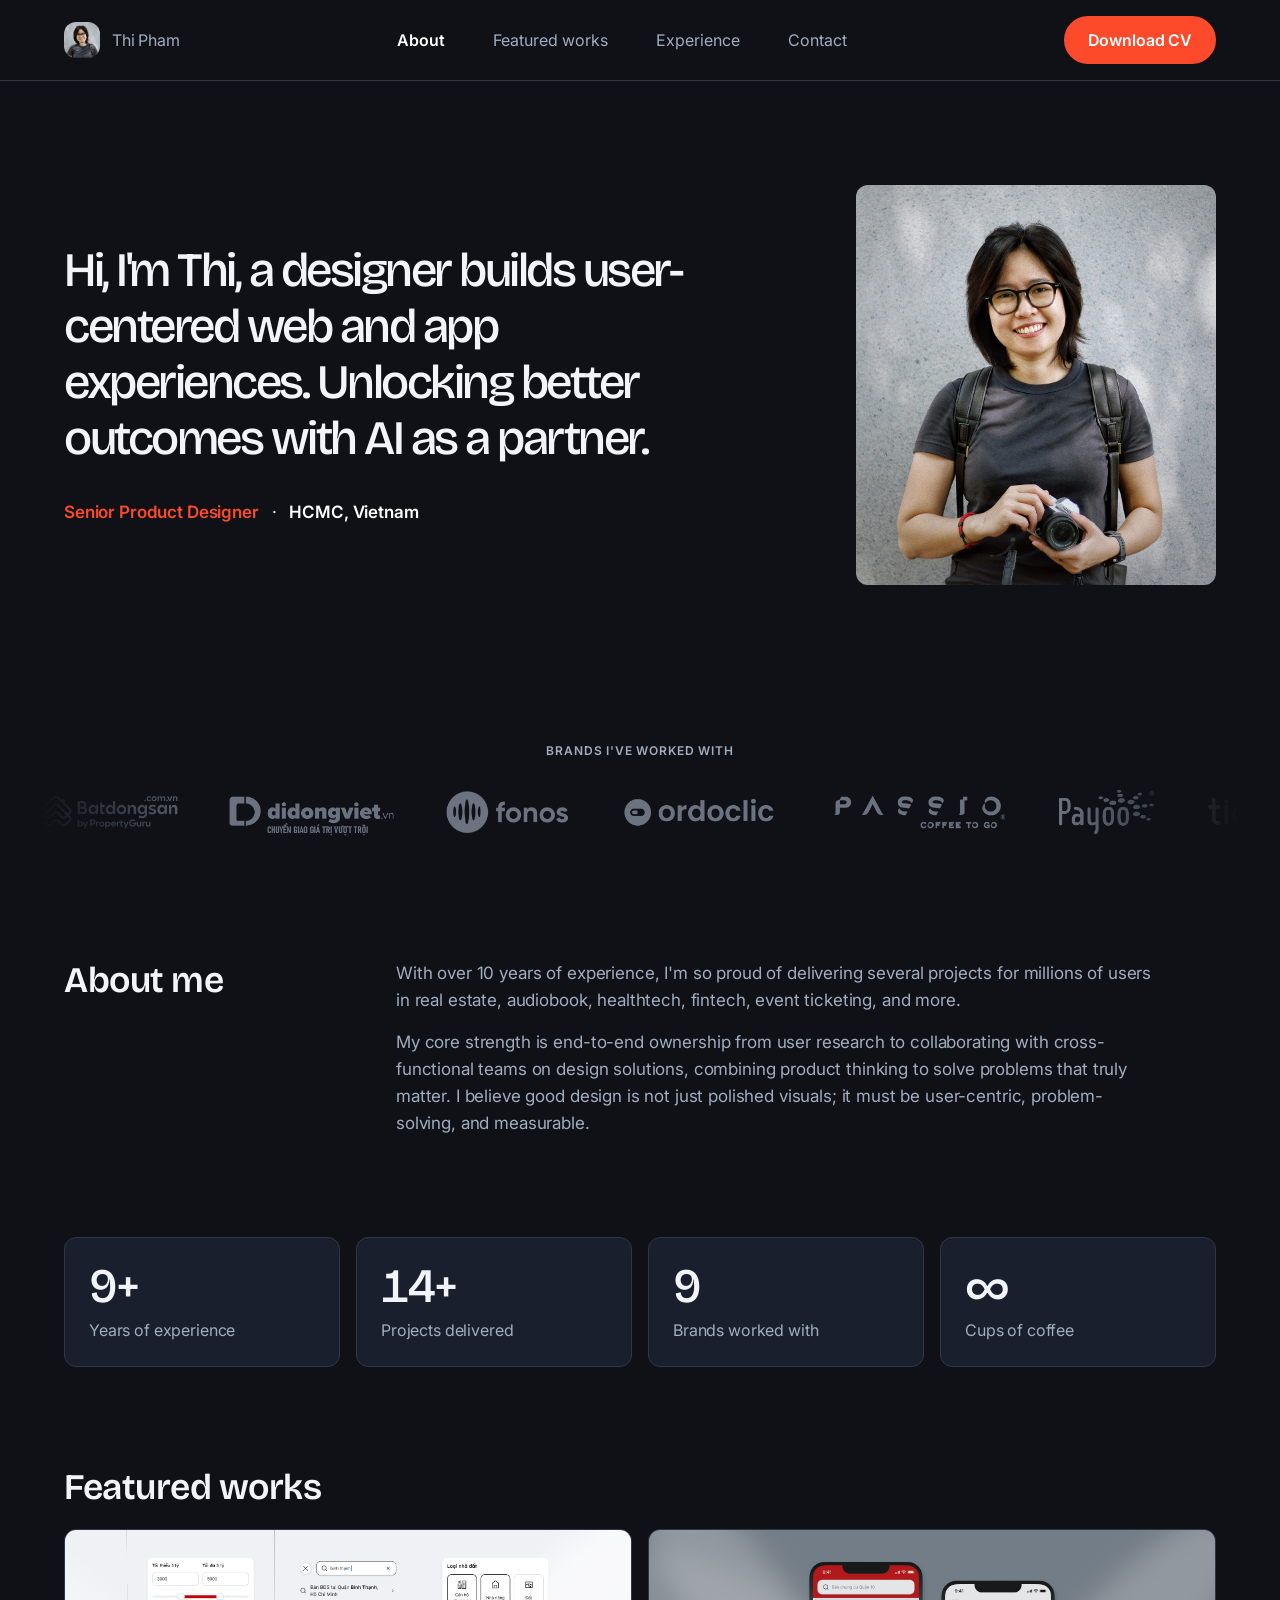
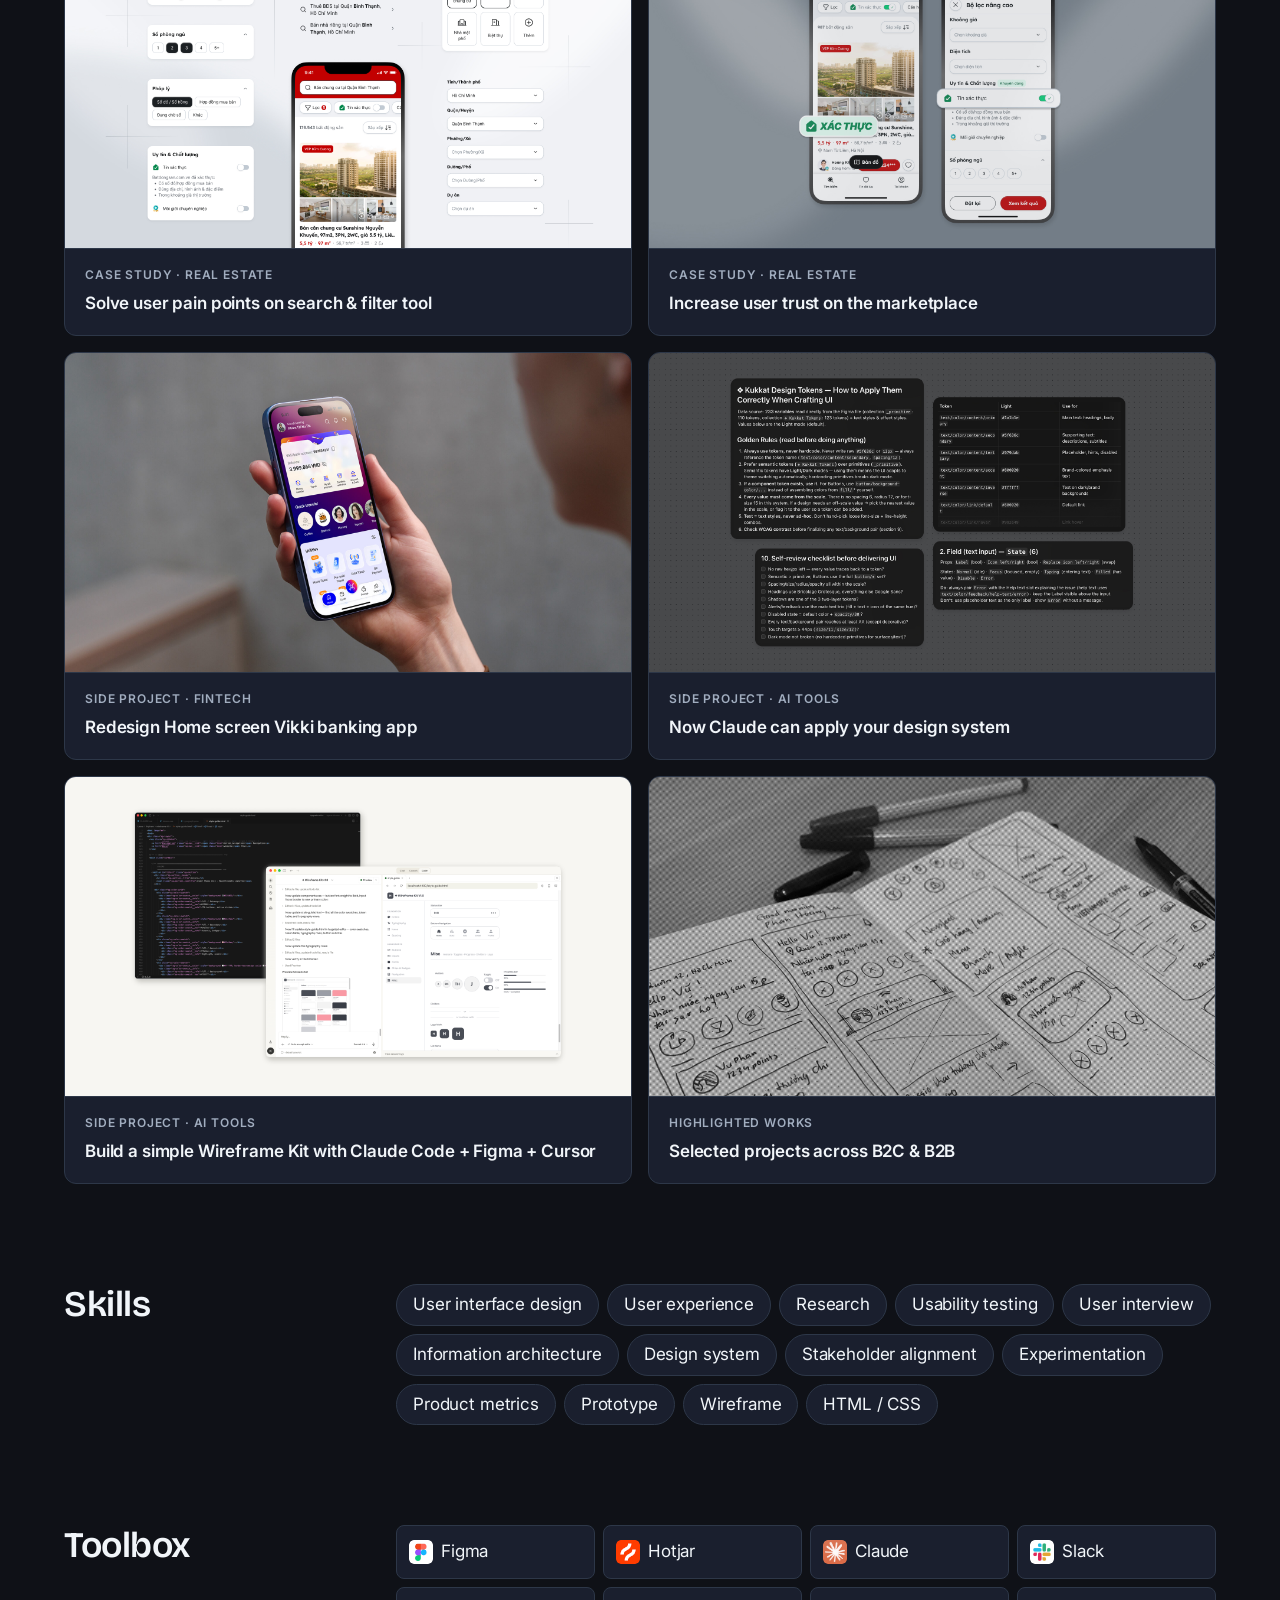
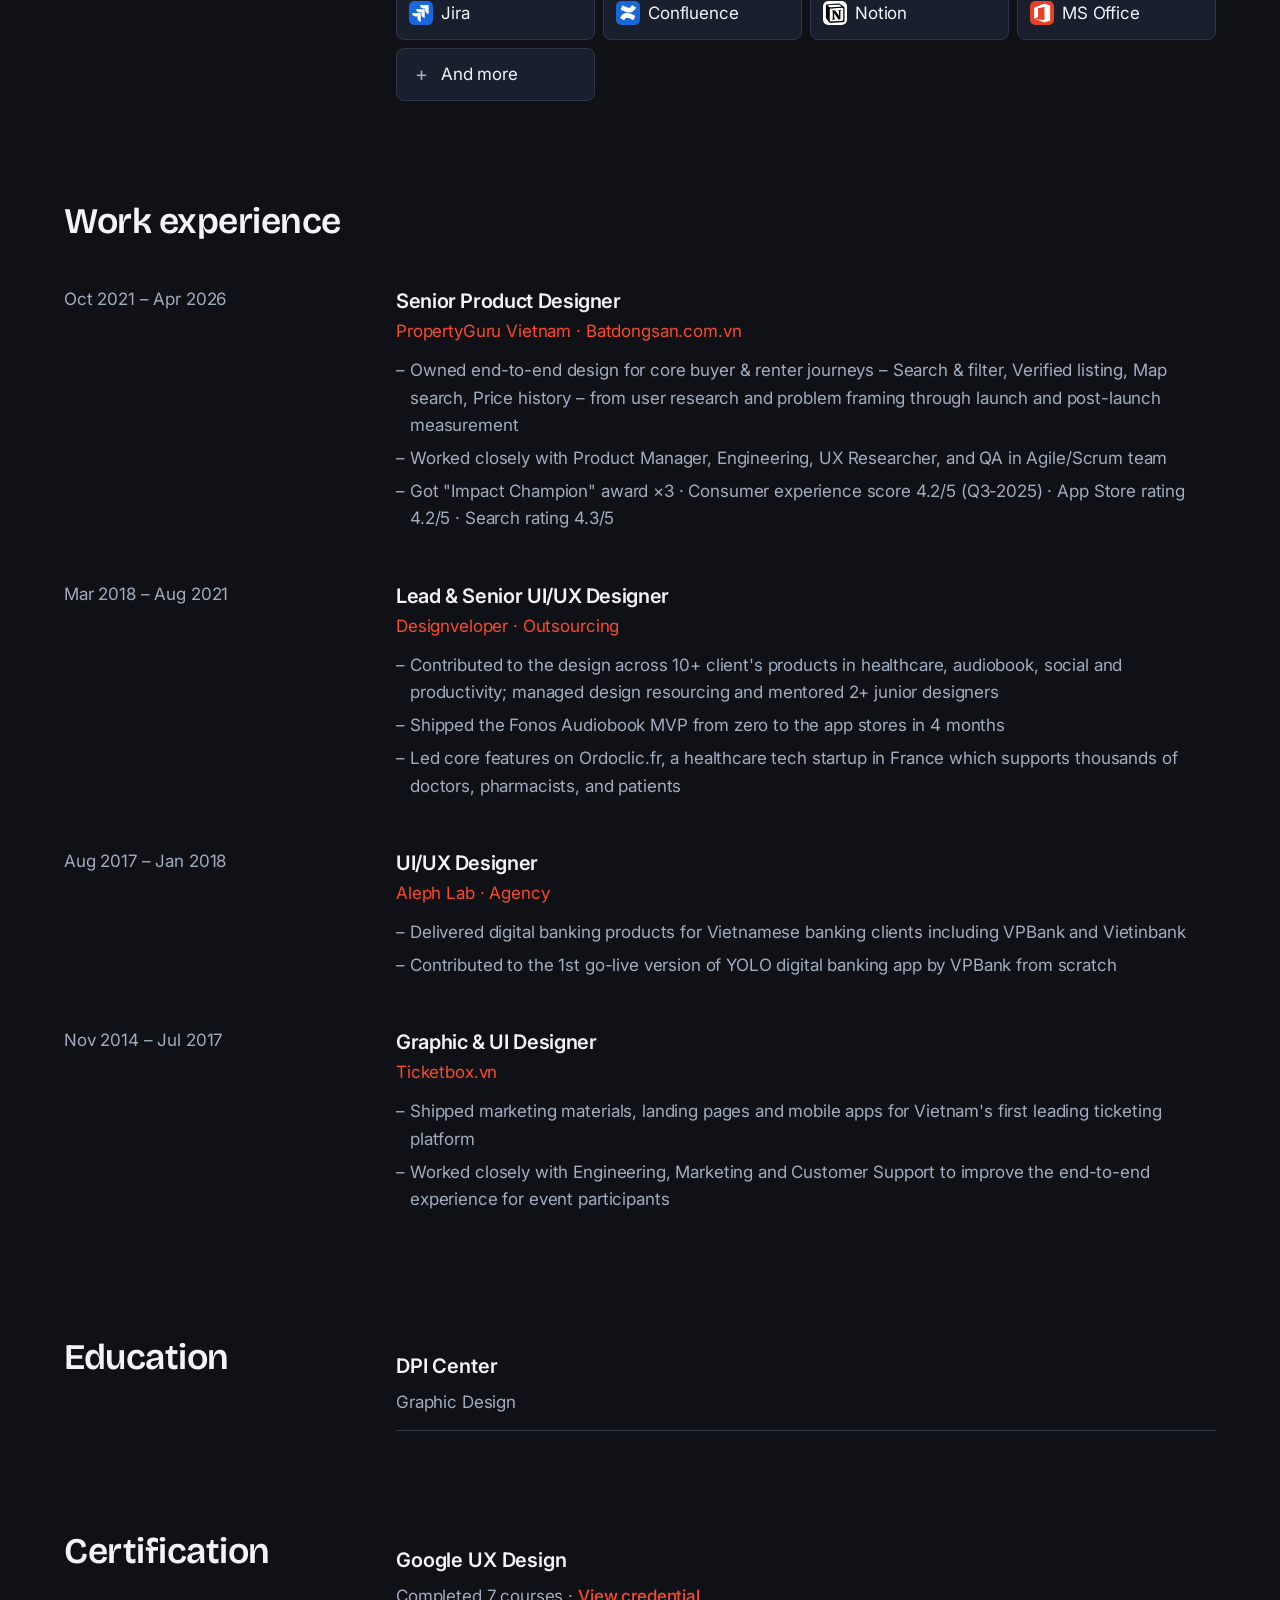
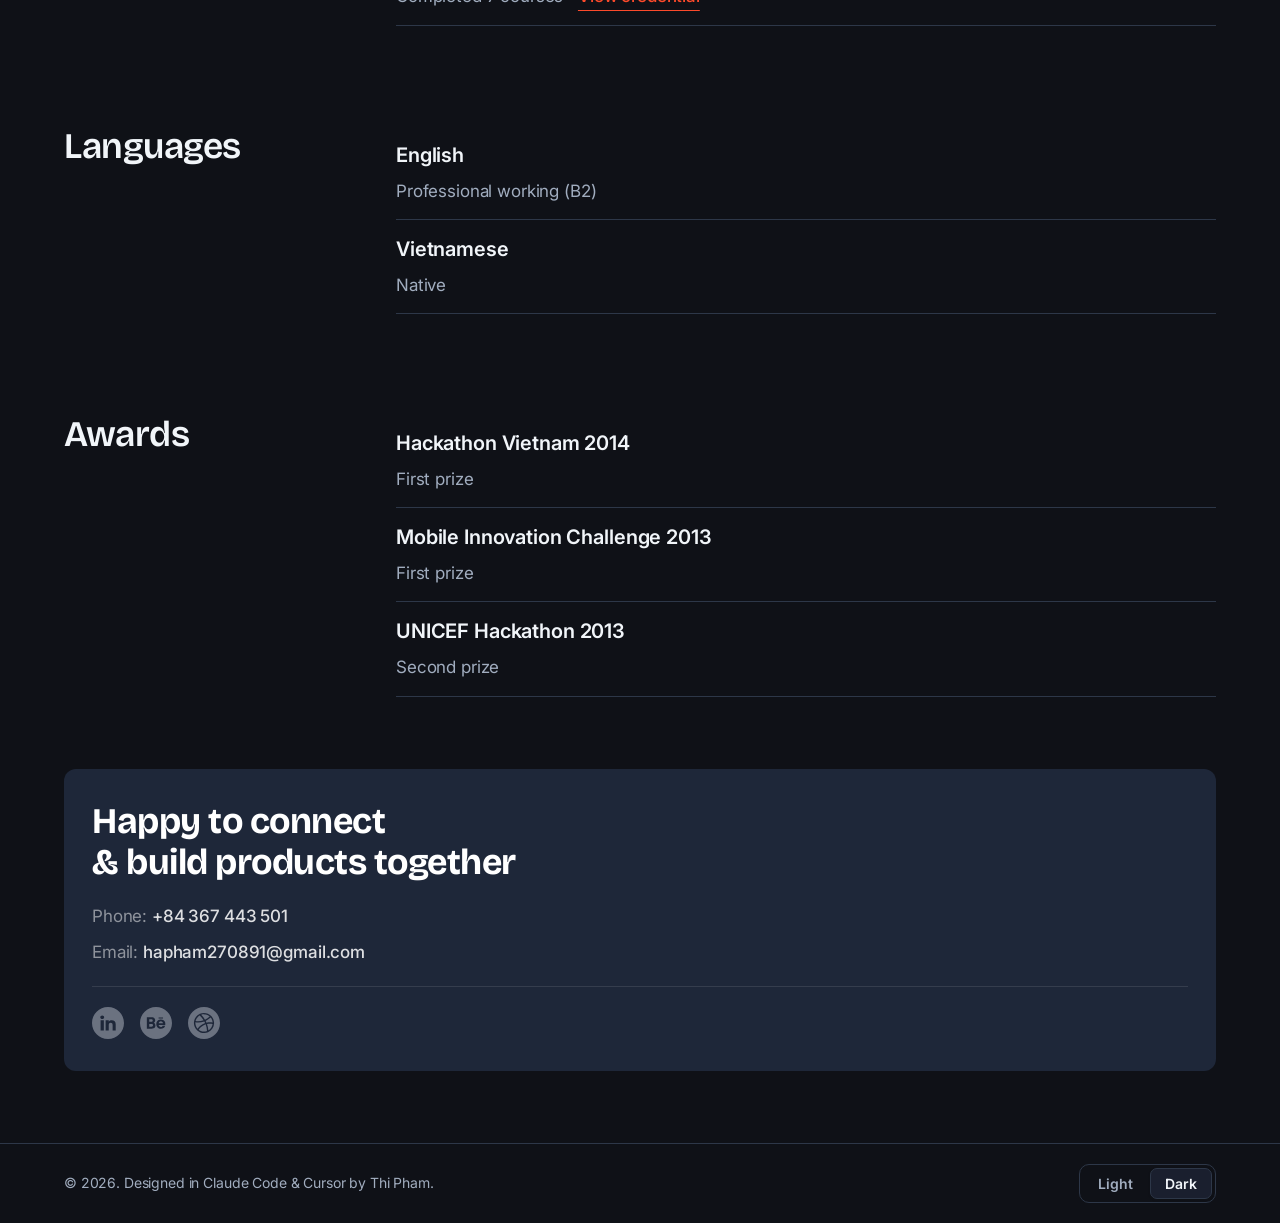
<file: index.html>
<!DOCTYPE html>
<html lang="en">
<head>
  <!-- Google tag (gtag.js) -->
  <script async src="https://www.googletagmanager.com/gtag/js?id=G-2XC9FC508Y"></script>
  <script>
    window.dataLayer = window.dataLayer || [];
    function gtag(){dataLayer.push(arguments);}
    gtag('js', new Date());

    gtag('config', 'G-2XC9FC508Y');
  </script>
  <meta charset="UTF-8">
  <meta name="viewport" content="width=device-width, initial-scale=1.0">
  <title>Pham Thi Ha Thi - Product Designer</title>
  <link rel="preconnect" href="https://fonts.googleapis.com">
  <link rel="preconnect" href="https://fonts.gstatic.com" crossorigin>
  <link href="https://fonts.googleapis.com/css2?family=Inter:wght@400;500;600;700;800&display=swap" rel="stylesheet">
  <link rel="icon" type="image/png" href="./favicon.png">
  <link rel="stylesheet" href="./style.css">
</head>
<body>

  <nav class="site-nav" aria-label="Page sections">
    <div class="site-nav__inner">
      <a class="site-nav__brand" href="#home">
        <img class="site-nav__brand-img" src="./images/index/Image_av_logo.jpeg" alt="" aria-hidden="true">
        <span class="site-nav__brand-name">Thi Pham</span>
      </a>
      <div class="site-nav__tabs">
        <button class="site-nav__tab active" data-target="home">About</button>
        <button class="site-nav__tab" data-target="featured-works">Featured works</button>
        <button class="site-nav__tab" data-target="experience">Experience</button>
        <button class="site-nav__tab" data-target="contact">Contact</button>
      </div>
      <a class="site-nav__cta" href="./Thi-Pham-CV.pdf" download>Download CV</a>
    </div>
  </nav>

  <main>

    <div class="container container--wide">

      <!-- ─── Hero ─────────────────────────────────────────── -->
      <section class="hero" id="home">
        <div class="hero-text">
          <h1 class="hero-quote">Hi, I'm Thi, a designer builds user-centered web and app experiences. Unlocking better outcomes with AI as a partner.</h1>
          <p class="hero-meta">
            <span class="hero-meta__role">Senior Product Designer</span>
            <span class="hero-meta__sep">·</span>
            <span class="hero-meta__loc">HCMC, Vietnam</span>
          </p>
        </div>

        <div class="hero-media">
          <img class="hero-photo" src="./images/index/Image_av.jpeg" alt="Pham Thi Ha Thi">
        </div>
      </section>

      <!-- ─── Logo Marquee ──────────────────────────────────── -->
      <div class="marquee-section">
        <p class="marquee-heading">Brands I've worked with</p>

        <div class="marquee-wrap">
          <div class="marquee-inner">
            <div class="marquee-group">
              <img src="./images/index/logos/logo-bds.png"        alt="BDS"          class="marquee-logo">
              <img src="./images/index/logos/logo-didongviet.png" alt="Di Dong Viet"  class="marquee-logo">
              <img src="./images/index/logos/logo-fonos.png"      alt="Fonos"         class="marquee-logo">
              <img src="./images/index/logos/logo-ordoclic.png"   alt="Ordoclic"      class="marquee-logo">
              <img src="./images/index/logos/logo-passio.png"     alt="Passio"        class="marquee-logo">
              <img src="./images/index/logos/logo-payoo.png"      alt="Payoo"         class="marquee-logo">
              <img src="./images/index/logos/logo-ticketbox.png"  alt="Ticketbox"     class="marquee-logo">
              <img src="./images/index/logos/logo-vietinbank.png" alt="VietinBank"    class="marquee-logo">
              <img src="./images/index/logos/logo-vpbank.png"     alt="VPBank"        class="marquee-logo">
            </div>
            <div class="marquee-group" aria-hidden="true">
              <img src="./images/index/logos/logo-bds.png"        alt="" class="marquee-logo">
              <img src="./images/index/logos/logo-didongviet.png" alt="" class="marquee-logo">
              <img src="./images/index/logos/logo-fonos.png"      alt="" class="marquee-logo">
              <img src="./images/index/logos/logo-ordoclic.png"   alt="" class="marquee-logo">
              <img src="./images/index/logos/logo-passio.png"     alt="" class="marquee-logo">
              <img src="./images/index/logos/logo-payoo.png"      alt="" class="marquee-logo">
              <img src="./images/index/logos/logo-ticketbox.png"  alt="" class="marquee-logo">
              <img src="./images/index/logos/logo-vietinbank.png" alt="" class="marquee-logo">
              <img src="./images/index/logos/logo-vpbank.png"     alt="" class="marquee-logo">
            </div>
          </div>
        </div>
      </div>

      <!-- ─── About me ──────────────────────────────────────── -->
      <section class="section section--split" id="about">
        <p class="section-label">About me</p>
        <div class="about-body">
          <p class="hero-bio">With over 10 years of experience, I'm so proud of delivering several projects for millions of users in real estate, audiobook, healthtech, fintech, event ticketing, and more.</p>
          <p class="hero-bio">My core strength is end-to-end ownership from user research to collaborating with cross-functional teams on design solutions, combining product thinking to solve problems that truly matter. I believe good design is not just polished visuals; it must be user-centric, problem-solving, and measurable.</p>
        </div>
      </section>
      
      <!-- ─── Statistics ────────────────────────────────────── -->
      <section class="section">
        <div class="stats-grid">
          <div class="stat-item">
            <p class="stat-value">10+</p>
            <p class="stat-label">Years of experience</p>
          </div>
          <div class="stat-item">
            <p class="stat-value">15+</p>
            <p class="stat-label">Projects delivered</p>
          </div>
          <div class="stat-item">
            <p class="stat-value">9</p>
            <p class="stat-label">Brands worked with</p>
          </div>
          <div class="stat-item">
            <p class="stat-value">&#8734;</p>
            <p class="stat-label">Cups of coffee</p>
          </div>
        </div>
      </section>

      <!-- ─── Featured Works ────────────────────────────────── -->
      <section class="section" id="featured-works">
        <p class="section-label">Featured works</p>
        <div class="projects-grid">

          <a href="./case-study-1.html" class="project-card">
            <img
              class="project-card-image"
              src="./images/case-study-1/Cover_Search.jpg"
              alt="Search & filter tool"
              loading="lazy"
            >
            <div class="project-card-body">
              <p class="project-card-eyebrow">Case Study · Real Estate</p>
              <h2 class="project-card-title">Solve user pain points on search &amp; filter tool</h2>
            </div>
          </a>

          <a href="./case-study-2.html" class="project-card">
            <img
              class="project-card-image"
              src="./images/case-study-2/Cover_VL.jpg"
              alt="Verified listings"
              loading="lazy"
            >
            <div class="project-card-body">
              <p class="project-card-eyebrow">Case Study · Real Estate</p>
              <h2 class="project-card-title">Increase user trust on the marketplace</h2>
            </div>
          </a>

          <a href="./case-study-6.html" class="project-card">
            <img
              class="project-card-image"
              src="./images/case-study-6/Cover_Vikki.jpg"
              alt="Redesign Home screen Vikki banking app"
              loading="lazy"
            >
            <div class="project-card-body">
              <p class="project-card-eyebrow">Side Project · Fintech</p>
              <h2 class="project-card-title">Redesign Home screen Vikki banking app</h2>
            </div>
          </a>

          <a href="./case-study-7.html" class="project-card">
            <img
              class="project-card-image"
              src="./images/case-study-7/Cover.jpg"
              alt="Now Claude can apply your design system"
              loading="lazy"
            >
            <div class="project-card-body">
              <p class="project-card-eyebrow">Side Project · AI Tools</p>
              <h2 class="project-card-title">Now Claude can apply your design system</h2>
            </div>
          </a>

          <a href="./case-study-5.html" class="project-card">
            <img
              class="project-card-image"
              src="./images/case-study-5/Cover_Article.jpg"
              alt="Wireframe Kit"
              loading="lazy"
            >
            <div class="project-card-body">
              <p class="project-card-eyebrow">Side Project · AI Tools</p>
              <h2 class="project-card-title">Build a simple Wireframe Kit with Claude Code + Figma + Cursor</h2>
            </div>
          </a>

          <a href="./case-study-4.html" class="project-card">
            <img
              class="project-card-image"
              src="./images/case-study-4/Cover_Others.jpg"
              alt="Highlighted works"
              loading="lazy"
            >
            <div class="project-card-body">
              <p class="project-card-eyebrow">Highlighted Works</p>
              <h2 class="project-card-title">Selected projects across B2C & B2B</h2>
            </div>
          </a>

        </div>
      </section>

      <!-- ─── Skills ────────────────────────────────────────── -->
      <section class="section section--split">
        <p class="section-label">Skills</p>
        <div class="skills-chips">
          <span class="skill-chip">User interface design</span>
          <span class="skill-chip">User experience</span>
          <span class="skill-chip">Research</span>
          <span class="skill-chip">Usability testing</span>
          <span class="skill-chip">User interview</span>
          <span class="skill-chip">Information architecture</span>
          <span class="skill-chip">Design system</span>
          <span class="skill-chip">Stakeholder alignment</span>
          <span class="skill-chip">Experimentation</span>
          <span class="skill-chip">Product metrics</span>
          <span class="skill-chip">Prototype</span>
          <span class="skill-chip">Wireframe</span>
          <span class="skill-chip">HTML / CSS</span>
        </div>
      </section>

      <!-- ─── Toolbox ────────────────────────────────────────── -->
      <section class="section section--split">
        <p class="section-label">Toolbox</p>
        <div class="toolbox-grid">
          <div class="tool-item">
            <img class="tool-icon" src="./images/index/tool-figma.png" alt="Figma">
            <span class="tool-name">Figma</span>
          </div>
          <div class="tool-item">
            <img class="tool-icon" src="./images/index/tool-hotjar.png" alt="Hotjar">
            <span class="tool-name">Hotjar</span>
          </div>
          <div class="tool-item">
            <img class="tool-icon" src="./images/index/tool-claude.png" alt="Claude">
            <span class="tool-name">Claude</span>
          </div>
          <div class="tool-item">
            <img class="tool-icon" src="./images/index/tool-slack.png" alt="Slack">
            <span class="tool-name">Slack</span>
          </div>
          <div class="tool-item">
            <img class="tool-icon" src="./images/index/tool-jira.png" alt="Jira">
            <span class="tool-name">Jira</span>
          </div>
          <div class="tool-item">
            <img class="tool-icon" src="./images/index/tool-confluence.png" alt="Confluence">
            <span class="tool-name">Confluence</span>
          </div>
          <div class="tool-item">
            <img class="tool-icon" src="./images/index/tool-notion.png" alt="Notion">
            <span class="tool-name">Notion</span>
          </div>
          <div class="tool-item">
            <img class="tool-icon" src="./images/index/tool-office.png" alt="Microsoft Office">
            <span class="tool-name">MS Office</span>
          </div>
          <div class="tool-item">
            <span class="tool-icon tool-icon--more">+</span>
            <span class="tool-name">And more</span>
          </div>
        </div>
      </section>

      <!-- ─── Experience ─────────────────────────────────────── -->
      <section class="section" id="experience">
        <p class="section-label">Work experience</p>
        <div class="experience-list">

          <div class="experience-item">
            <div class="experience-meta">
              <p class="experience-period">Oct 2021 – Apr 2026</p>
            </div>
            <div class="experience-content">
              <p class="experience-role">Senior Product Designer</p>
              <p class="experience-company">PropertyGuru Vietnam · Batdongsan.com.vn</p>
              <ul class="experience-bullets">
                <li>Owned end-to-end design for core buyer &amp; renter journeys &ndash; Search &amp; filter, Verified listing, Map search, Price history &ndash; from user research and problem framing through launch and post-launch measurement</li>
                <li>Worked closely with Product Manager, Engineering, UX Researcher, and QA in Agile/Scrum team</li>
                <li>Got "Impact Champion" award ×3 · Consumer experience score 4.2/5 (Q3-2025) · App Store rating 4.2/5 · Search rating 4.3/5</li>
              </ul>
            </div>
          </div>

          <div class="experience-item">
            <div class="experience-meta">
              <p class="experience-period">Mar 2018 – Aug 2021</p>
            </div>
            <div class="experience-content">
              <p class="experience-role">Lead &amp; Senior UI/UX Designer</p>
              <p class="experience-company">Designveloper · Outsourcing</p>
              <ul class="experience-bullets">
                <li>Contributed to the design across 10+ client's products in healthcare, audiobook, social and productivity; managed design resourcing and mentored 2+ junior designers</li>
                <li>Shipped the Fonos Audiobook MVP from zero to the app stores in 4 months</li>
                <li>Led core features on Ordoclic.fr, a healthcare tech startup in France which supports thousands of doctors, pharmacists, and patients</li>
              </ul>
            </div>
          </div>

          <div class="experience-item">
            <div class="experience-meta">
              <p class="experience-period">Aug 2017 – Jan 2018</p>
            </div>
            <div class="experience-content">
              <p class="experience-role">UI/UX Designer</p>
              <p class="experience-company">Aleph Lab · Agency</p>
              <ul class="experience-bullets">
                <li>Delivered digital banking products for Vietnamese banking clients including VPBank and Vietinbank</li>
                <li>Contributed to the 1st go-live version of YOLO digital banking app by VPBank from scratch</li>
              </ul>
            </div>
          </div>

          <div class="experience-item">
            <div class="experience-meta">
              <p class="experience-period">Nov 2014 – Jul 2017</p>
            </div>
            <div class="experience-content">
              <p class="experience-role">Graphic &amp; UI Designer</p>
              <p class="experience-company">Ticketbox.vn</p>
              <ul class="experience-bullets">
                <li>Shipped marketing materials, landing pages and mobile apps for Vietnam's first leading ticketing platform</li>
                <li>Worked closely with Engineering, Marketing and Customer Support to improve the end-to-end experience for event participants</li>
              </ul>
            </div>
          </div>

        </div>
      </section>

      <!-- ─── Education ──────────────────────────────────────── -->
      <section class="section section--split">
        <p class="section-label">Education</p>
        <ul class="simple-list">
          <li class="simple-list-item">
            <span class="simple-list-name">DPI Center</span>
            <span class="simple-list-detail">Graphic Design</span>
          </li>
        </ul>
      </section>

      <!-- ─── Certificates ───────────────────────────────────── -->
      <section class="section section--split">
        <p class="section-label">Certification</p>
        <ul class="simple-list">
          <li class="simple-list-item">
            <span class="simple-list-name">Google UX Design</span>
            <span class="simple-list-detail">Completed 7 courses ·
              <a class="simple-list-link" href="https://www.coursera.org/account/accomplishments/specialization/certificate/A5LSNC5HYSRJ" target="_blank" rel="noopener">View credential</a>
            </span>
          </li>
        </ul>
      </section>

      <!-- ─── Languages ───────────────────────────────────────── -->
      <section class="section section--split">
        <p class="section-label">Languages</p>
        <ul class="simple-list">
          <li class="simple-list-item">
            <span class="simple-list-name">English</span>
            <span class="simple-list-detail">Professional working (B2)</span>
          </li>
          <li class="simple-list-item">
            <span class="simple-list-name">Vietnamese</span>
            <span class="simple-list-detail">Native</span>
          </li>
        </ul>
      </section>

      <!-- ─── Awards ─────────────────────────────────────────── -->
      <section class="section section--split">
        <p class="section-label">Awards</p>
        <ul class="simple-list">
          <li class="simple-list-item">
            <span class="simple-list-name">Hackathon Vietnam 2014</span>
            <span class="simple-list-detail">First prize</span>
          </li>
          <li class="simple-list-item">
            <span class="simple-list-name">Mobile Innovation Challenge 2013</span>
            <span class="simple-list-detail">First prize</span>
          </li>
          <li class="simple-list-item">
            <span class="simple-list-name">UNICEF Hackathon 2013</span>
            <span class="simple-list-detail">Second prize</span>
          </li>
        </ul>
      </section>

      <!-- ─── Contact ────────────────────────────────────────── -->
      <div class="contact-card" id="contact">
        <p class="contact-heading">Happy to connect<br>& build products together</p>
        <div class="contact-rows">
          <p class="contact-row">Phone: <a href="tel:+84367443501">+84 367 443 501</a></p>
          <p class="contact-row">Email: <a href="mailto:hapham270891@gmail.com">hapham270891@gmail.com</a></p>
        </div>
        <div class="contact-social">
          <a href="https://www.linkedin.com/in/thipth" target="_blank" rel="noopener" aria-label="LinkedIn">
            <svg viewBox="0 0 32 32" fill="none" xmlns="http://www.w3.org/2000/svg">
<path d="M16.0361 0C24.8526 0 32 7.14753 32 15.9639V16.0361C32 24.8525 24.8526 32 16.0361 32H15.9639C7.14744 32 0 24.8525 0 16.0361V15.9639C0 7.14753 7.14744 0 15.9639 0H16.0361ZM8.59961 13.3301V23.5977H11.8438V13.3301H8.59961ZM19.8076 13.1924C19.1426 13.1924 18.5443 13.322 18.0127 13.582C17.4811 13.8421 17.0579 14.1954 16.7441 14.6426V13.3008H13.6445V23.416H16.7441V17.9229C16.7442 17.2465 16.9203 16.7209 17.2705 16.3467C17.6208 15.9716 18.0926 15.7842 18.6836 15.7842C19.2746 15.7842 19.7464 15.9725 20.0967 16.3467C20.4469 16.7209 20.623 17.2465 20.623 17.9229V23.416H23.7041V17.5068C23.7041 16.1653 23.3508 15.1115 22.6436 14.3438V14.3428C21.9373 13.5763 20.9915 13.1924 19.8076 13.1924ZM10.2314 8.40137C9.6624 8.40138 9.19773 8.5694 8.83691 8.9043C8.47719 9.24012 8.2969 9.67289 8.29688 10.166C8.29688 10.6593 8.47609 11.0743 8.83691 11.4092C9.19772 11.7441 9.6749 11.9121 10.2314 11.9121C10.7879 11.9121 11.2457 11.7439 11.6064 11.4092C11.9663 11.0743 12.1465 10.6717 12.1465 10.166C12.1465 9.66034 11.9672 9.23918 11.6064 8.9043C11.2466 8.56944 10.8005 8.40137 10.2314 8.40137Z" fill="currentColor"/>
</svg>
          </a>
          <a href="https://www.behance.net/thipth" target="_blank" rel="noopener" aria-label="Behance">
            <svg viewBox="0 0 32 32" fill="none" xmlns="http://www.w3.org/2000/svg">
<path d="M16.0361 0C24.8526 0 32 7.14753 32 15.9639V16.0361C32 24.8525 24.8526 32 16.0361 32H15.9639C7.14744 32 0 24.8525 0 16.0361V15.9639C0 7.14753 7.14744 0 15.9639 0H16.0361ZM20.8613 12.4316C20.013 12.4317 19.1812 12.6254 18.4912 13.0117C17.8002 13.3993 17.2558 13.9572 16.876 14.6689L16.8408 14.7363C16.4844 15.4321 16.3057 16.2384 16.3057 17.1309C16.3057 18.0529 16.5018 18.8845 16.8936 19.5947C17.2842 20.304 17.8322 20.864 18.5225 21.2559C19.2118 21.6477 20.0007 21.8447 20.8633 21.8447C21.9191 21.8446 22.8279 21.5758 23.5557 21.0371C24.2771 20.503 24.7842 19.8049 25.0605 18.9668L25.0791 18.9102L25.1504 18.6963H22.792L22.7354 18.8105L22.7344 18.8115C22.5509 19.1832 22.3037 19.4562 21.9971 19.6377C21.6898 19.8195 21.3125 19.915 20.8613 19.915C20.2383 19.915 19.7129 19.7181 19.291 19.3359C18.9211 18.9996 18.6908 18.5592 18.6084 18.0166H25.2148L25.2363 17.8799L25.2422 17.8418C25.2862 17.5665 25.3076 17.2579 25.3076 16.9258C25.3076 16.0547 25.1191 15.2665 24.7432 14.5869C24.3677 13.9084 23.8347 13.3719 23.1602 12.9961C22.4865 12.6202 21.7107 12.4317 20.8613 12.4316ZM6.85449 10.2129V21.79H11.5439C12.3119 21.79 12.998 21.6498 13.582 21.374C14.1772 21.0938 14.6416 20.702 14.96 20.21C15.2795 19.7156 15.4424 19.1533 15.4424 18.54C15.4423 17.8215 15.2135 17.1698 14.7617 16.6025V16.6016C14.4837 16.253 14.165 15.9861 13.8086 15.8057C14.1236 15.614 14.3949 15.3788 14.6191 15.0986C14.9969 14.6255 15.1885 14.0323 15.1885 13.335C15.1885 12.7531 15.0353 12.2181 14.7314 11.7461C14.4288 11.2742 13.9778 10.8959 13.3916 10.6201C12.8176 10.3499 12.126 10.2129 11.3379 10.2129H6.85449ZM11.3223 16.8848C11.867 16.8848 12.2863 17.0167 12.6035 17.2891C12.9073 17.5503 13.0556 17.8967 13.0557 18.3496C13.0557 18.8025 12.9183 19.1225 12.6357 19.3613C12.3432 19.6089 11.9226 19.7344 11.3848 19.7344H9.24023V16.8848H11.3223ZM20.7822 14.3623C21.4198 14.3623 21.9511 14.5503 22.3721 14.9141C22.7374 15.2293 22.9504 15.6415 23.002 16.1504H18.6367C18.7424 15.6315 18.9747 15.2158 19.3232 14.9043L19.374 14.8574C19.7653 14.5288 20.2368 14.3623 20.7822 14.3623ZM11.1797 12.2656C11.6965 12.2656 12.0991 12.3831 12.376 12.6162C12.6416 12.8393 12.7705 13.1477 12.7705 13.5557C12.7705 13.9637 12.6431 14.2803 12.3809 14.4922C12.1039 14.7164 11.6988 14.8301 11.1797 14.8301H9.24023V12.2656H11.1797ZM18.5918 10.4795V11.5283H23.0205V10.4795H18.5918Z" fill="currentColor"/>
</svg>
          </a>
          <a href="https://dribbble.com/thipham" target="_blank" rel="noopener" aria-label="Dribbble">
            <svg viewBox="0 0 32 32" fill="none" xmlns="http://www.w3.org/2000/svg">
<path d="M16.0361 0C24.8526 0 32 7.14753 32 15.9639V16.0361C32 24.8525 24.8526 32 16.0361 32H15.9639C7.14744 32 0 24.8525 0 16.0361V15.9639C0 7.14753 7.14744 0 15.9639 0H16.0361ZM15.9951 5.94629C14.5893 5.94629 13.237 6.22997 11.9668 6.78711L11.957 6.7793L11.5439 6.9834C10.998 7.25358 10.4819 7.57011 10.001 7.92773C9.68057 8.16638 9.37597 8.42196 9.08691 8.69531C8.97936 8.79727 8.87456 8.90138 8.77148 9.00781C7.35779 10.4686 6.39813 12.3423 6.06738 14.3916L5.96094 15.0557L5.98438 15.0605C5.95523 15.3722 5.93945 15.6881 5.93945 16.002C5.93956 18.6666 7.00206 21.2219 8.87305 23.0996L8.86523 23.1143L9.28516 23.4893C11.1316 25.144 13.5142 26.0566 15.9941 26.0566C16.17 26.0566 16.3449 26.0519 16.5186 26.043C17.7382 25.9813 18.9189 25.7018 20.0332 25.2119H20.0352L20.4717 25.0195V25.0059C23.7171 23.3858 25.8845 20.0754 26.0381 16.4443V16.4209L26.0391 16.416C26.0413 16.3814 26.0419 16.3453 26.043 16.3096L26.0625 15.8643L26.0459 15.8604C26.0134 13.5083 25.1745 11.2793 23.6621 9.49902L23.6797 9.48047L23.2041 8.99023C21.2927 7.02726 18.7328 5.94637 15.9951 5.94629ZM17.6328 17.3691C18.4333 19.5776 18.909 21.8839 19.0166 24.0801C18.8922 24.1271 18.7662 24.1716 18.6406 24.2119C18.6072 24.223 18.5725 24.2312 18.5391 24.2412C18.4404 24.2715 18.34 24.3022 18.2402 24.3291C18.191 24.3425 18.1402 24.3537 18.0898 24.3672C18.0047 24.3885 17.9192 24.4087 17.833 24.4277C17.7794 24.44 17.7246 24.4498 17.6699 24.4609C17.587 24.4777 17.504 24.4932 17.4199 24.5078C17.3651 24.5168 17.3089 24.5254 17.2529 24.5332C17.1678 24.5455 17.0824 24.5565 16.9961 24.5654C16.9424 24.5721 16.8896 24.5784 16.8359 24.584C16.7418 24.5929 16.6469 24.5999 16.5527 24.6055C16.5069 24.6088 16.4618 24.612 16.416 24.6143C16.2761 24.621 16.1351 24.625 15.9941 24.625C15.8663 24.625 15.739 24.6218 15.6123 24.6162L15.6113 24.6182C15.57 24.6159 15.5286 24.6126 15.4873 24.6104C15.4021 24.6059 15.3176 24.6006 15.2324 24.5928C15.1833 24.5883 15.1351 24.5827 15.0859 24.5771C15.0097 24.5693 14.9317 24.5599 14.8555 24.5498C14.804 24.5431 14.7526 24.5352 14.7012 24.5273C14.6283 24.5161 14.5553 24.5056 14.4824 24.4922C14.4297 24.4832 14.3768 24.4721 14.3252 24.4609C14.2536 24.4464 14.1828 24.4327 14.1123 24.417C14.0598 24.4058 14.0084 24.3933 13.957 24.3799C13.8865 24.3631 13.8155 24.3441 13.7461 24.3262C13.6947 24.3128 13.6441 24.2977 13.5938 24.2832C13.5232 24.263 13.4524 24.2402 13.3818 24.2178C13.3325 24.2021 13.2837 24.1877 13.2344 24.1709C13.1617 24.1463 13.0891 24.1195 13.0176 24.0938C12.9728 24.077 12.9266 24.0609 12.8818 24.043C12.8035 24.0128 12.7248 23.9808 12.6465 23.9473C12.6095 23.9316 12.5722 23.9161 12.5352 23.9004C12.4231 23.8511 12.312 23.7999 12.2021 23.7461C12.2 23.7461 12.1975 23.7443 12.1953 23.7432C12.0822 23.6883 11.9712 23.6298 11.8604 23.5693C11.8279 23.5514 11.7953 23.5306 11.7617 23.5127C11.6856 23.4701 11.6092 23.4266 11.5342 23.3818C11.4939 23.3572 11.4534 23.3314 11.4131 23.3057C11.347 23.2642 11.2808 23.2224 11.2158 23.1787C11.1733 23.1507 11.1303 23.1209 11.0889 23.0918C11.0273 23.0493 10.9667 23.0067 10.9062 22.9619C10.8626 22.9306 10.8199 22.8977 10.7773 22.8652C10.7449 22.8406 10.7121 22.8148 10.6797 22.7891C12.1248 20.4078 14.4367 18.5432 17.2451 17.5039C17.3728 17.4569 17.5028 17.4128 17.6328 17.3691ZM19.0107 16.9844C20.8796 16.564 22.7769 16.5511 24.5684 16.9502C24.5684 16.9557 24.5675 16.9614 24.5664 16.9658H24.5654C24.561 17.0016 24.5572 17.0375 24.5527 17.0732C24.5449 17.1348 24.5363 17.1964 24.5273 17.2568C24.5217 17.2961 24.5155 17.3358 24.5088 17.375C24.4998 17.4322 24.4896 17.4897 24.4795 17.5469C24.4717 17.5882 24.464 17.6286 24.4551 17.6699C24.4439 17.7248 24.4332 17.7802 24.4209 17.834C24.412 17.8753 24.4016 17.9167 24.3916 17.958C24.3793 18.0118 24.366 18.0646 24.3525 18.1172C24.3413 18.1586 24.3305 18.2017 24.3193 18.2432C24.3048 18.2946 24.2899 18.347 24.2754 18.3984C24.2631 18.4399 24.2508 18.4829 24.2373 18.5244C24.2216 18.5759 24.2051 18.6263 24.1895 18.6777C24.176 18.7191 24.161 18.7604 24.1465 18.8018C24.1286 18.8521 24.1107 18.9028 24.0928 18.9531C24.0783 18.9933 24.0625 19.035 24.0469 19.0752C24.0279 19.1256 24.0074 19.1752 23.9873 19.2256C23.9716 19.2659 23.9543 19.3054 23.9375 19.3457C23.9162 19.395 23.8955 19.4448 23.873 19.4941C23.8552 19.5333 23.8382 19.5723 23.8203 19.6104C23.7968 19.6597 23.7726 19.7095 23.749 19.7588C23.7312 19.7967 23.7123 19.8341 23.6934 19.8721C23.6688 19.9212 23.6419 19.9704 23.6162 20.0195C23.5972 20.0554 23.5776 20.0911 23.5586 20.127C23.5306 20.1773 23.5018 20.228 23.4727 20.2783C23.4536 20.3119 23.4341 20.3455 23.415 20.3779C23.3825 20.4329 23.3491 20.4882 23.3154 20.542C23.2987 20.5688 23.2824 20.5971 23.2656 20.625C23.2186 20.699 23.1694 20.7719 23.1201 20.8447C23.1157 20.8524 23.1109 20.8595 23.1064 20.8672C23.0515 20.9468 22.9947 21.0251 22.9375 21.1035C22.9208 21.1258 22.9035 21.1486 22.8867 21.1709C22.8464 21.2258 22.8042 21.2802 22.7627 21.334C22.7404 21.363 22.7168 21.3909 22.6934 21.4199C22.6564 21.4658 22.6182 21.5128 22.5801 21.5576C22.5544 21.5878 22.5277 21.6182 22.502 21.6484C22.465 21.691 22.4277 21.7338 22.3896 21.7764C22.3617 21.8077 22.3336 21.838 22.3057 21.8682C22.2687 21.9085 22.2305 21.949 22.1924 21.9893C22.1633 22.0195 22.1328 22.0499 22.1025 22.0801C22.0645 22.1181 22.0264 22.1573 21.9873 22.1953C21.956 22.2255 21.9258 22.255 21.8945 22.2852C21.8553 22.3221 21.8156 22.3596 21.7764 22.3955C21.7439 22.4246 21.7112 22.4533 21.6787 22.4824C21.6384 22.5183 21.5981 22.5532 21.5566 22.5879C21.5231 22.6158 21.4907 22.6439 21.4561 22.6719C21.4146 22.7055 21.3727 22.7409 21.3301 22.7734C21.2965 22.8003 21.2612 22.8267 21.2266 22.8535C21.1841 22.8859 21.1411 22.9188 21.0986 22.9512C21.0639 22.977 21.0269 23.0025 20.9922 23.0283C20.9485 23.0597 20.9042 23.0918 20.8594 23.1221C20.8236 23.1467 20.7887 23.1709 20.7529 23.1943C20.707 23.2246 20.6592 23.255 20.6133 23.2842C20.5775 23.3065 20.5416 23.3302 20.5059 23.3525C20.4724 23.3737 20.4379 23.3929 20.4033 23.4141C20.2407 21.293 19.7652 19.0965 19.0107 16.9844ZM16.3418 14.4336C16.613 14.9547 16.8679 15.4917 17.1055 16.043C16.9856 16.0833 16.8668 16.1243 16.748 16.168C13.7324 17.2835 11.2332 19.2687 9.61328 21.8057C8.17602 20.226 7.36523 18.1548 7.36523 16C7.36525 15.7838 7.37494 15.5676 7.39062 15.3525C8.256 15.4982 9.1473 15.5713 10.0508 15.5713C12.1338 15.5713 14.2857 15.1881 16.3418 14.4336ZM22.6621 10.5283C23.8235 11.9397 24.4992 13.6674 24.6035 15.498C22.6207 15.1002 20.5332 15.1497 18.4854 15.6416C18.2321 15.042 17.9613 14.4557 17.6699 13.8887C19.5466 13.0355 21.2495 11.8882 22.6621 10.5283ZM11.7656 8.47656C13.2084 9.73214 14.5306 11.3354 15.6338 13.166C12.9723 14.1021 10.1615 14.3741 7.61328 13.9414C7.6155 13.9314 7.6179 13.9221 7.62012 13.9121L7.62109 13.9141C7.6536 13.7829 7.68929 13.6515 7.72852 13.5215C7.73521 13.4981 7.74331 13.4736 7.75 13.4502C7.78923 13.3235 7.83114 13.1977 7.87598 13.0732C7.87927 13.0644 7.88148 13.0567 7.88477 13.0479C7.89037 13.0322 7.89576 13.0157 7.90137 13C7.9473 12.8768 7.99549 12.7557 8.0459 12.6348C8.05374 12.6168 8.06052 12.5999 8.06836 12.582C8.06948 12.5788 8.07211 12.5756 8.07324 12.5713C8.12589 12.4481 8.18185 12.3269 8.24121 12.207C8.25018 12.188 8.26056 12.1686 8.26953 12.1484C8.33005 12.0274 8.39287 11.9087 8.45898 11.791C8.46907 11.772 8.47902 11.7533 8.49023 11.7354C8.55516 11.6212 8.62383 11.5084 8.69434 11.3965C8.70215 11.3842 8.70996 11.3717 8.71777 11.3594C8.72221 11.3516 8.72786 11.3437 8.7334 11.3359C8.80512 11.2239 8.87985 11.1134 8.95605 11.0059C8.96951 10.9868 8.98459 10.9663 8.99805 10.9473C9.07643 10.8387 9.15822 10.7312 9.24219 10.626C9.25563 10.6092 9.27074 10.592 9.28418 10.5752C9.36923 10.47 9.45624 10.3655 9.54688 10.2637C9.55806 10.2503 9.57085 10.238 9.58203 10.2246C9.67502 10.1204 9.77153 10.0196 9.87012 9.91992C9.88132 9.90871 9.89114 9.89793 9.90234 9.88672C9.99874 9.79144 10.0964 9.69724 10.1973 9.60645C10.2062 9.59863 10.2157 9.58985 10.2246 9.58203C10.2301 9.5776 10.2347 9.57279 10.2402 9.56836C10.3411 9.47874 10.4446 9.39192 10.5488 9.30566C10.5656 9.29225 10.5819 9.27709 10.5986 9.26367C10.7051 9.17847 10.8128 9.09634 10.9238 9.01562C10.9429 9.00219 10.9623 8.98804 10.9824 8.97461C11.0934 8.89503 11.2068 8.81714 11.3223 8.74316C11.3401 8.73204 11.3592 8.7201 11.377 8.70898C11.4958 8.63387 11.6159 8.56072 11.7393 8.49121C11.7481 8.48678 11.7568 8.48099 11.7656 8.47656ZM16.4111 7.38184V7.38379C16.4569 7.38604 16.503 7.39034 16.5488 7.39258C16.6417 7.39817 16.7335 7.40526 16.8252 7.41309C16.879 7.41869 16.9335 7.42506 16.9873 7.43066C17.0702 7.43963 17.1535 7.4496 17.2363 7.46191C17.2934 7.46975 17.3493 7.48031 17.4053 7.48926C17.4848 7.50269 17.5632 7.51572 17.6416 7.53027C17.6988 7.54148 17.7563 7.5531 17.8135 7.56543C17.8907 7.58221 17.9679 7.59915 18.0439 7.61816C18.1011 7.63162 18.1578 7.64558 18.2139 7.66016C18.29 7.68031 18.3662 7.70222 18.4424 7.72461C18.4972 7.74028 18.5526 7.75665 18.6074 7.77344C18.6847 7.79807 18.7616 7.8247 18.8389 7.85156C18.8904 7.8695 18.9426 7.88622 18.9941 7.90527C19.0769 7.9366 19.1596 7.96937 19.2412 8.00293C19.2847 8.02078 19.3287 8.03575 19.3711 8.05469C19.4888 8.10514 19.6062 8.15796 19.7217 8.21289C19.7328 8.21847 19.7447 8.22489 19.7559 8.23047C19.8724 8.28652 19.9883 8.34557 20.1016 8.40723C20.143 8.42961 20.1833 8.45306 20.2236 8.47656C20.301 8.52027 20.3787 8.56425 20.4561 8.61133C20.503 8.63931 20.5479 8.67013 20.5938 8.69922C20.6631 8.74285 20.7316 8.78617 20.7998 8.83203C20.848 8.86453 20.8953 8.89817 20.9424 8.93066C21.0073 8.97658 21.0719 9.02314 21.1357 9.07129C21.1828 9.10603 21.2293 9.14187 21.2764 9.17773C21.3391 9.22702 21.4023 9.2766 21.4639 9.32812C21.5086 9.36502 21.5539 9.40242 21.5986 9.44043C21.6222 9.4606 21.6454 9.48374 21.6689 9.50391C20.3483 10.7752 18.7455 11.8424 16.9775 12.6328C15.8968 10.7977 14.6056 9.16635 13.1875 7.83789C14.0843 7.52851 15.0237 7.37114 15.9922 7.37109C16.1323 7.37109 16.2721 7.37511 16.4111 7.38184Z" fill="currentColor"/>
</svg>
          </a>
        </div>
      </div>

    </div>
  </main>

  <footer class="site-footer">
    <div class="container container--wide">
      <span class="footer-copy">© 2026. Designed in Claude Code &amp; Cursor by Thi Pham.</span>
      <div class="theme-toggle" role="group" aria-label="Color theme">
        <button class="theme-opt" data-theme-val="light">Light</button>
        <button class="theme-opt" data-theme-val="dark">Dark</button>
      </div>
    </div>
  </footer>

  <button class="back-to-top" aria-label="Back to top">
    <svg xmlns="http://www.w3.org/2000/svg" viewBox="0 0 24 24" fill="currentColor"><path d="M7.41 15.41L12 10.83l4.59 4.58L18 14l-6-6-6 6 1.41 1.41z"/></svg>
  </button>
  <script src="./main.js"></script>
</body>
</html>
</file>
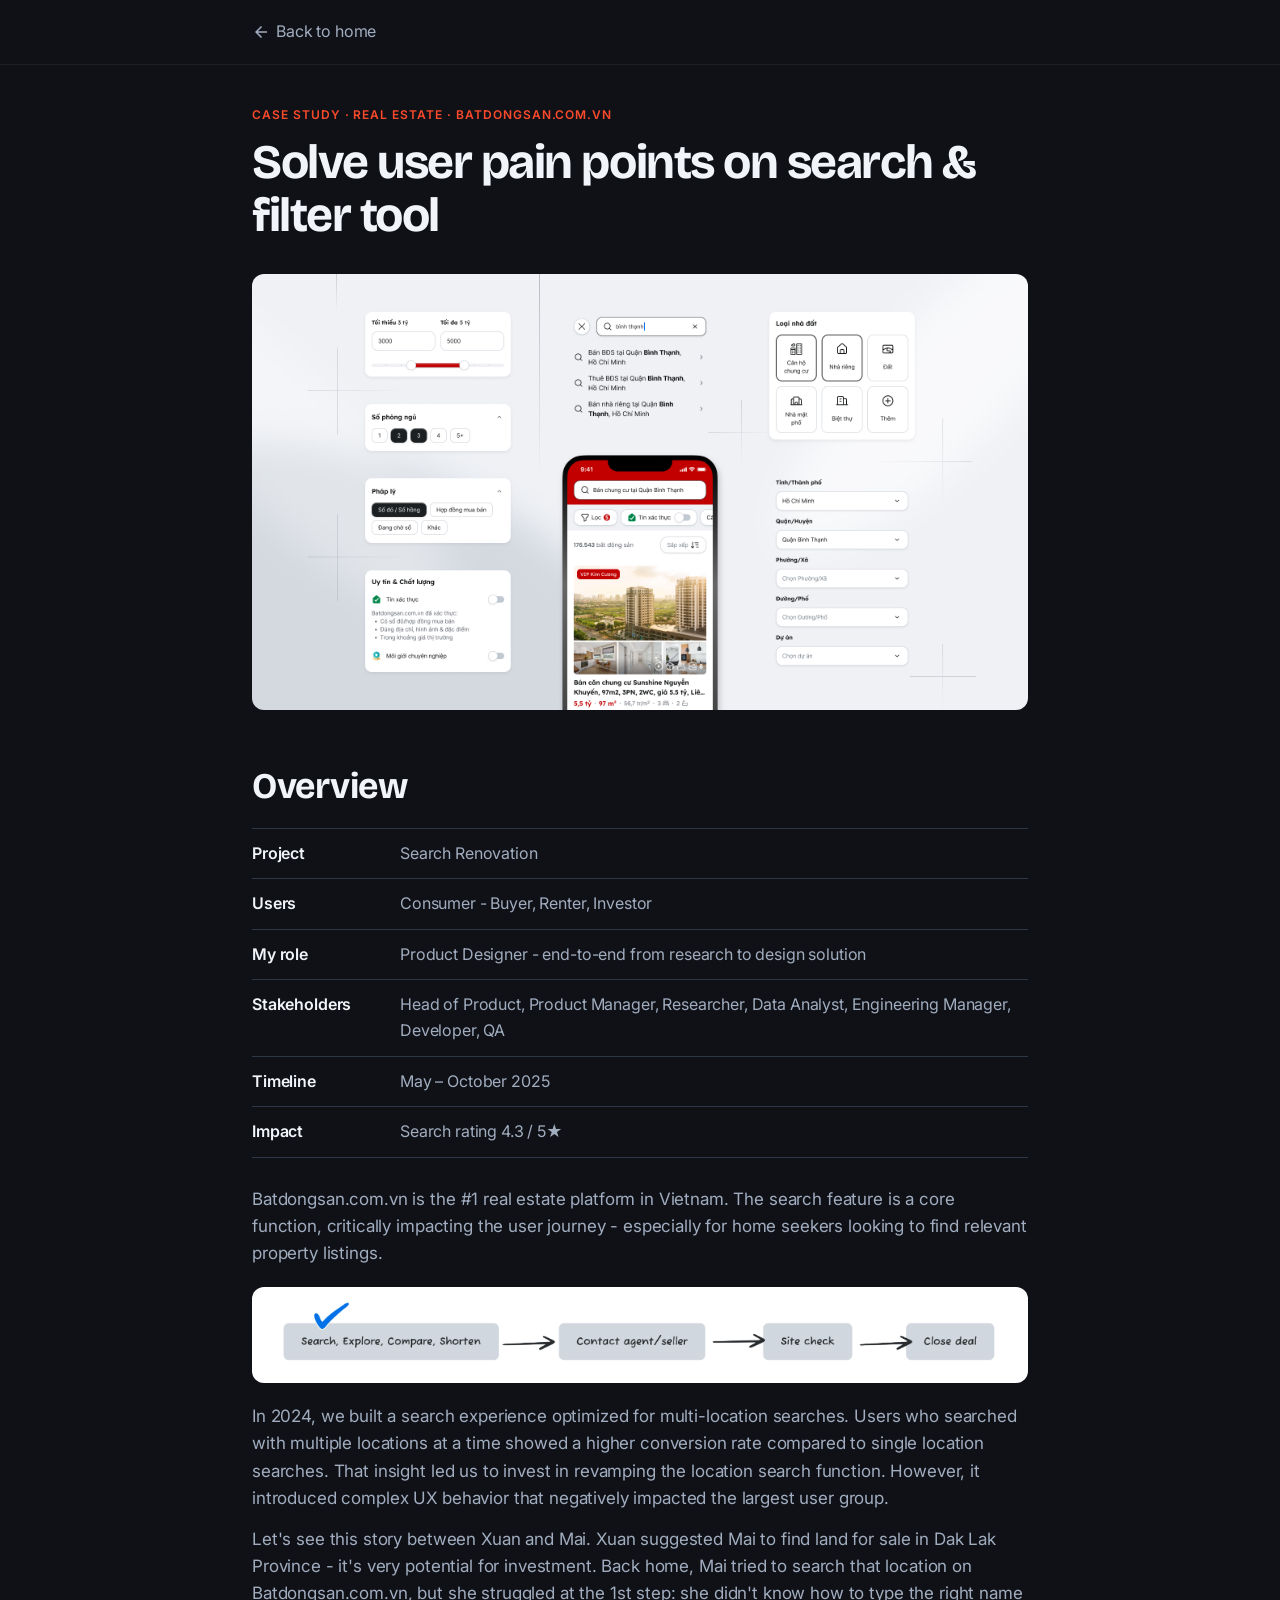
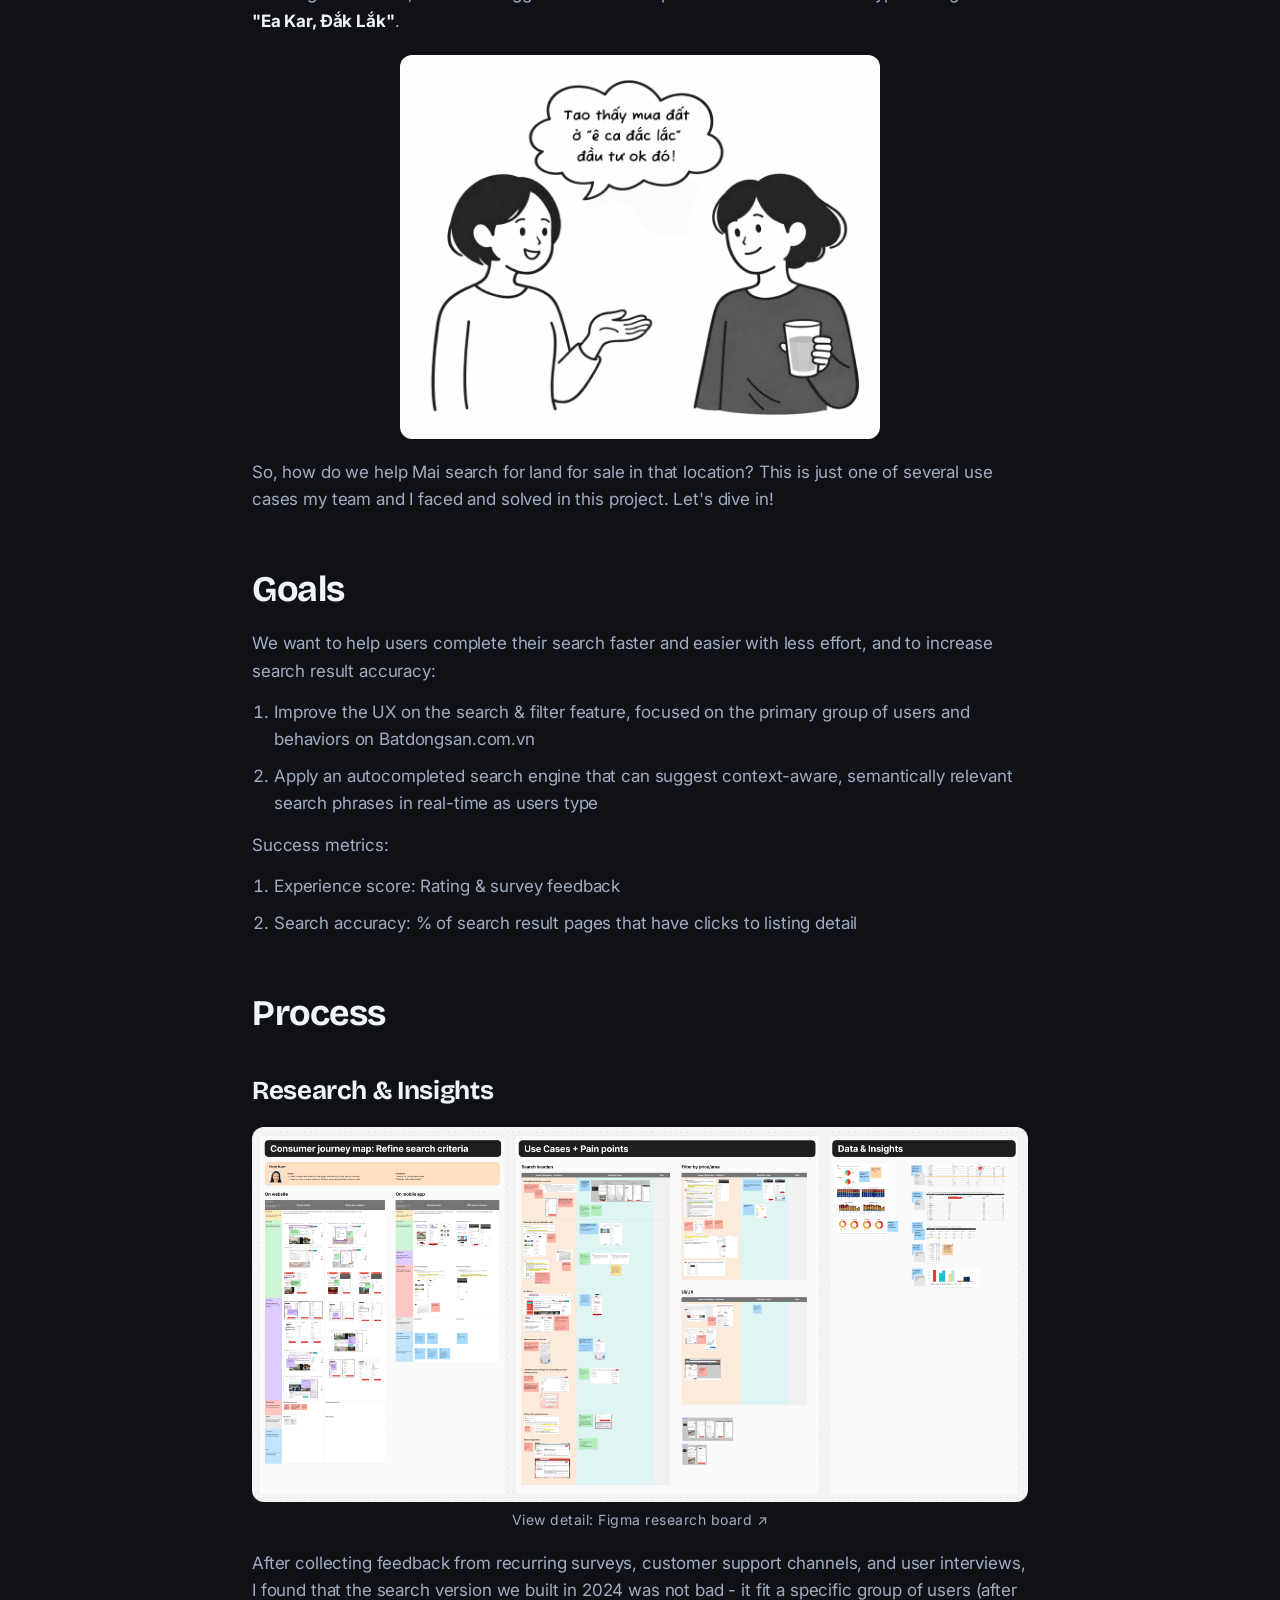
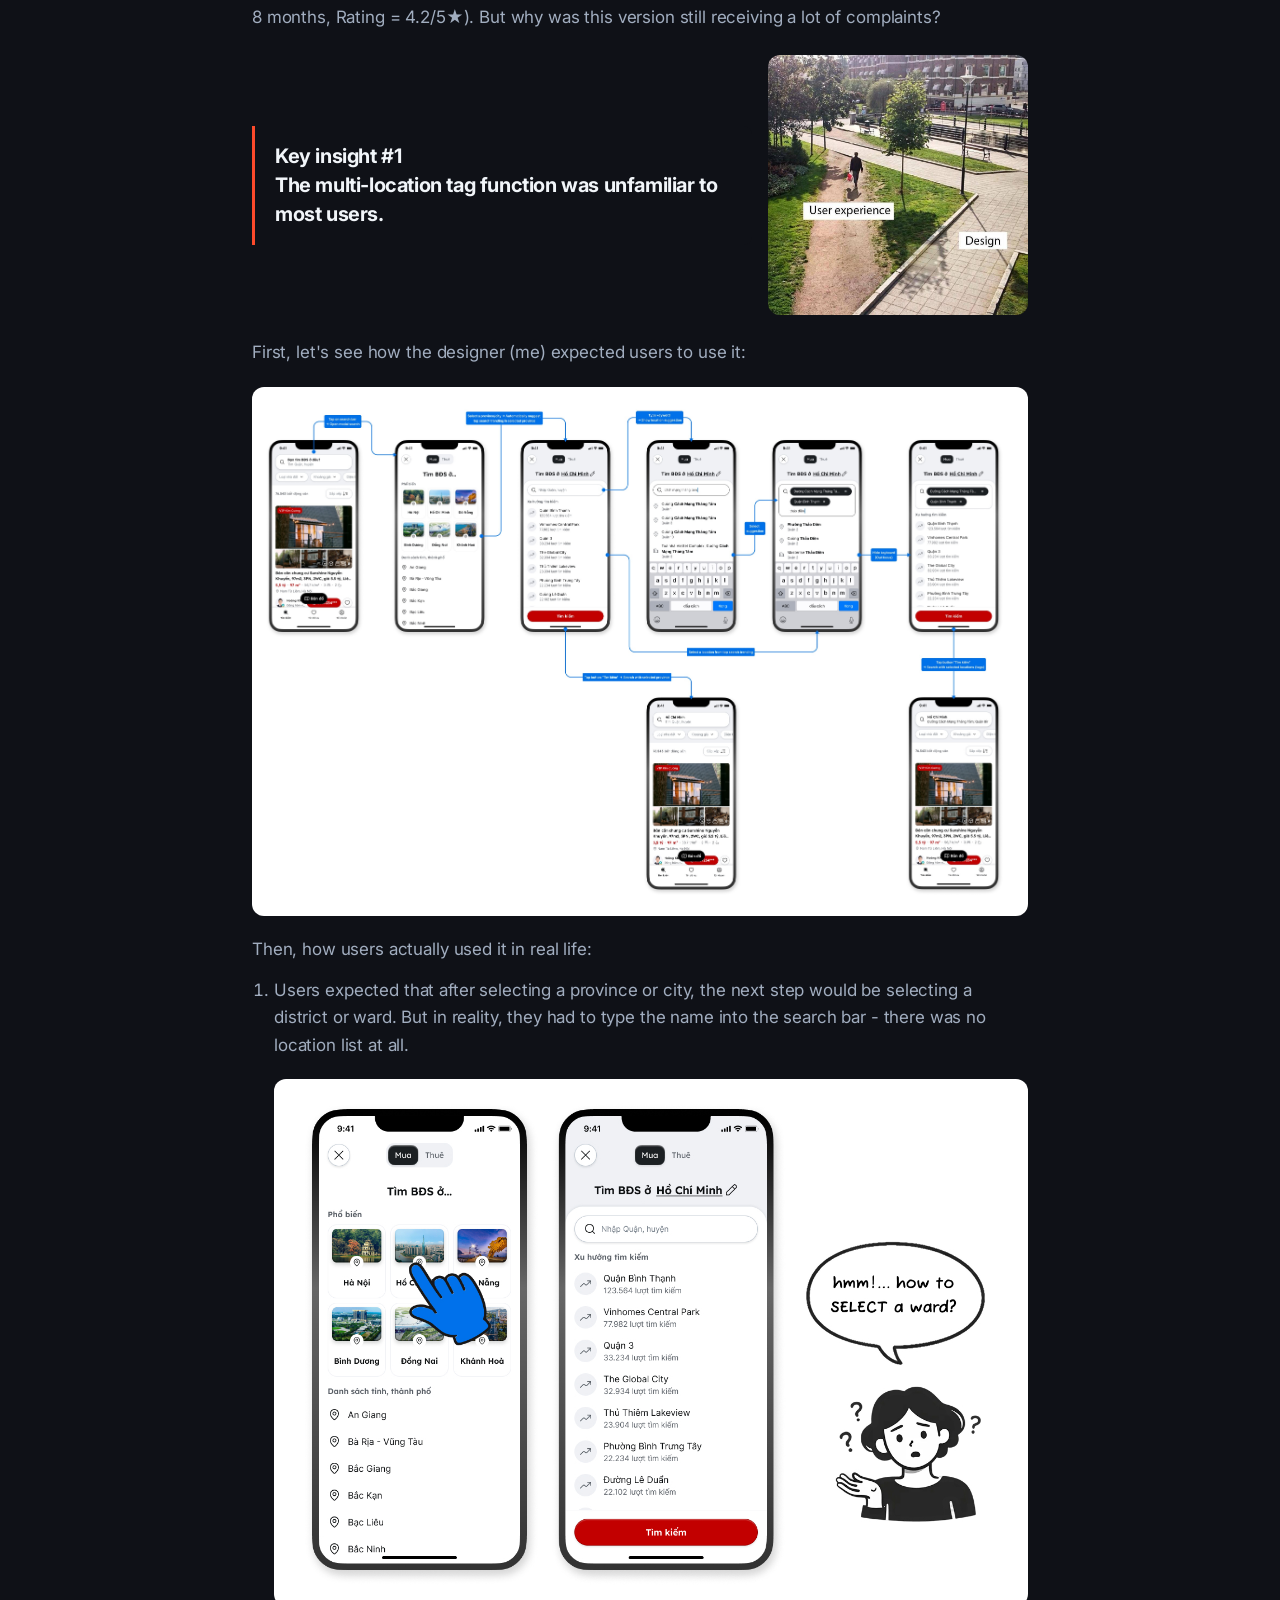
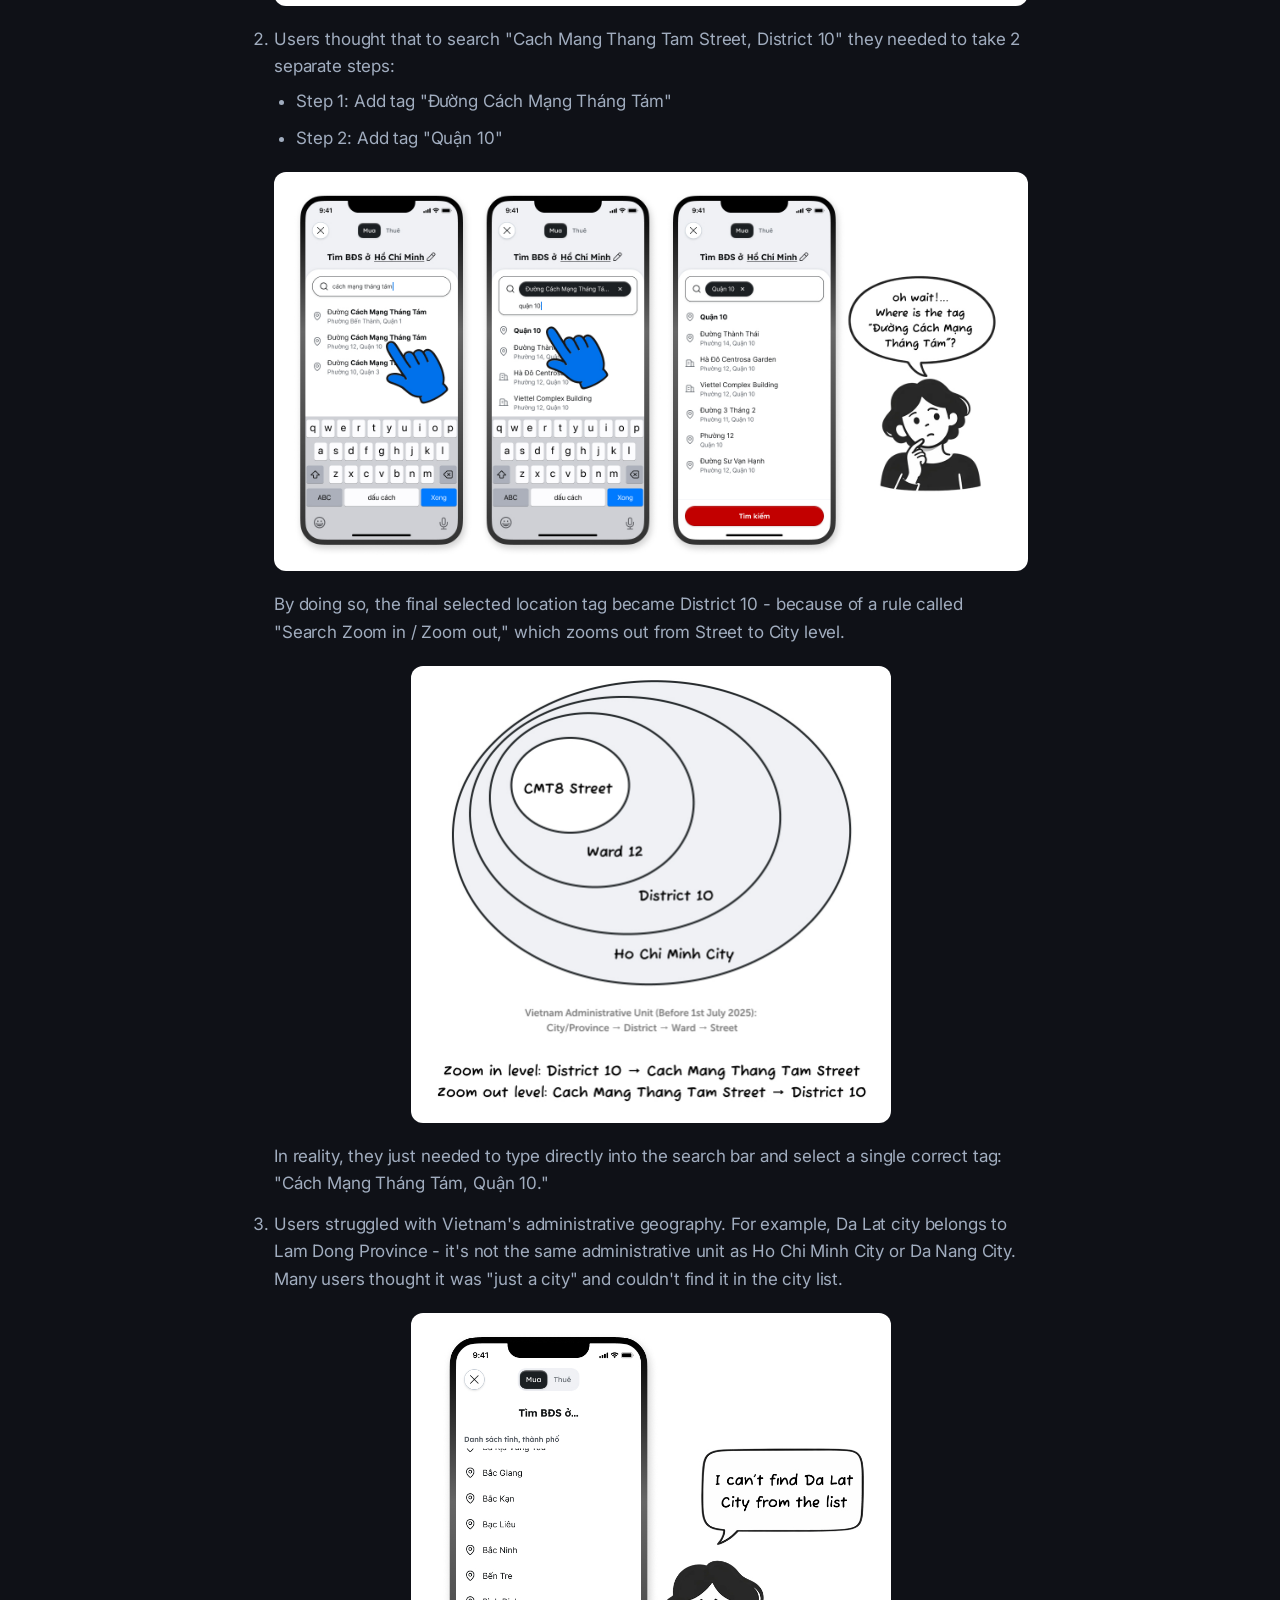
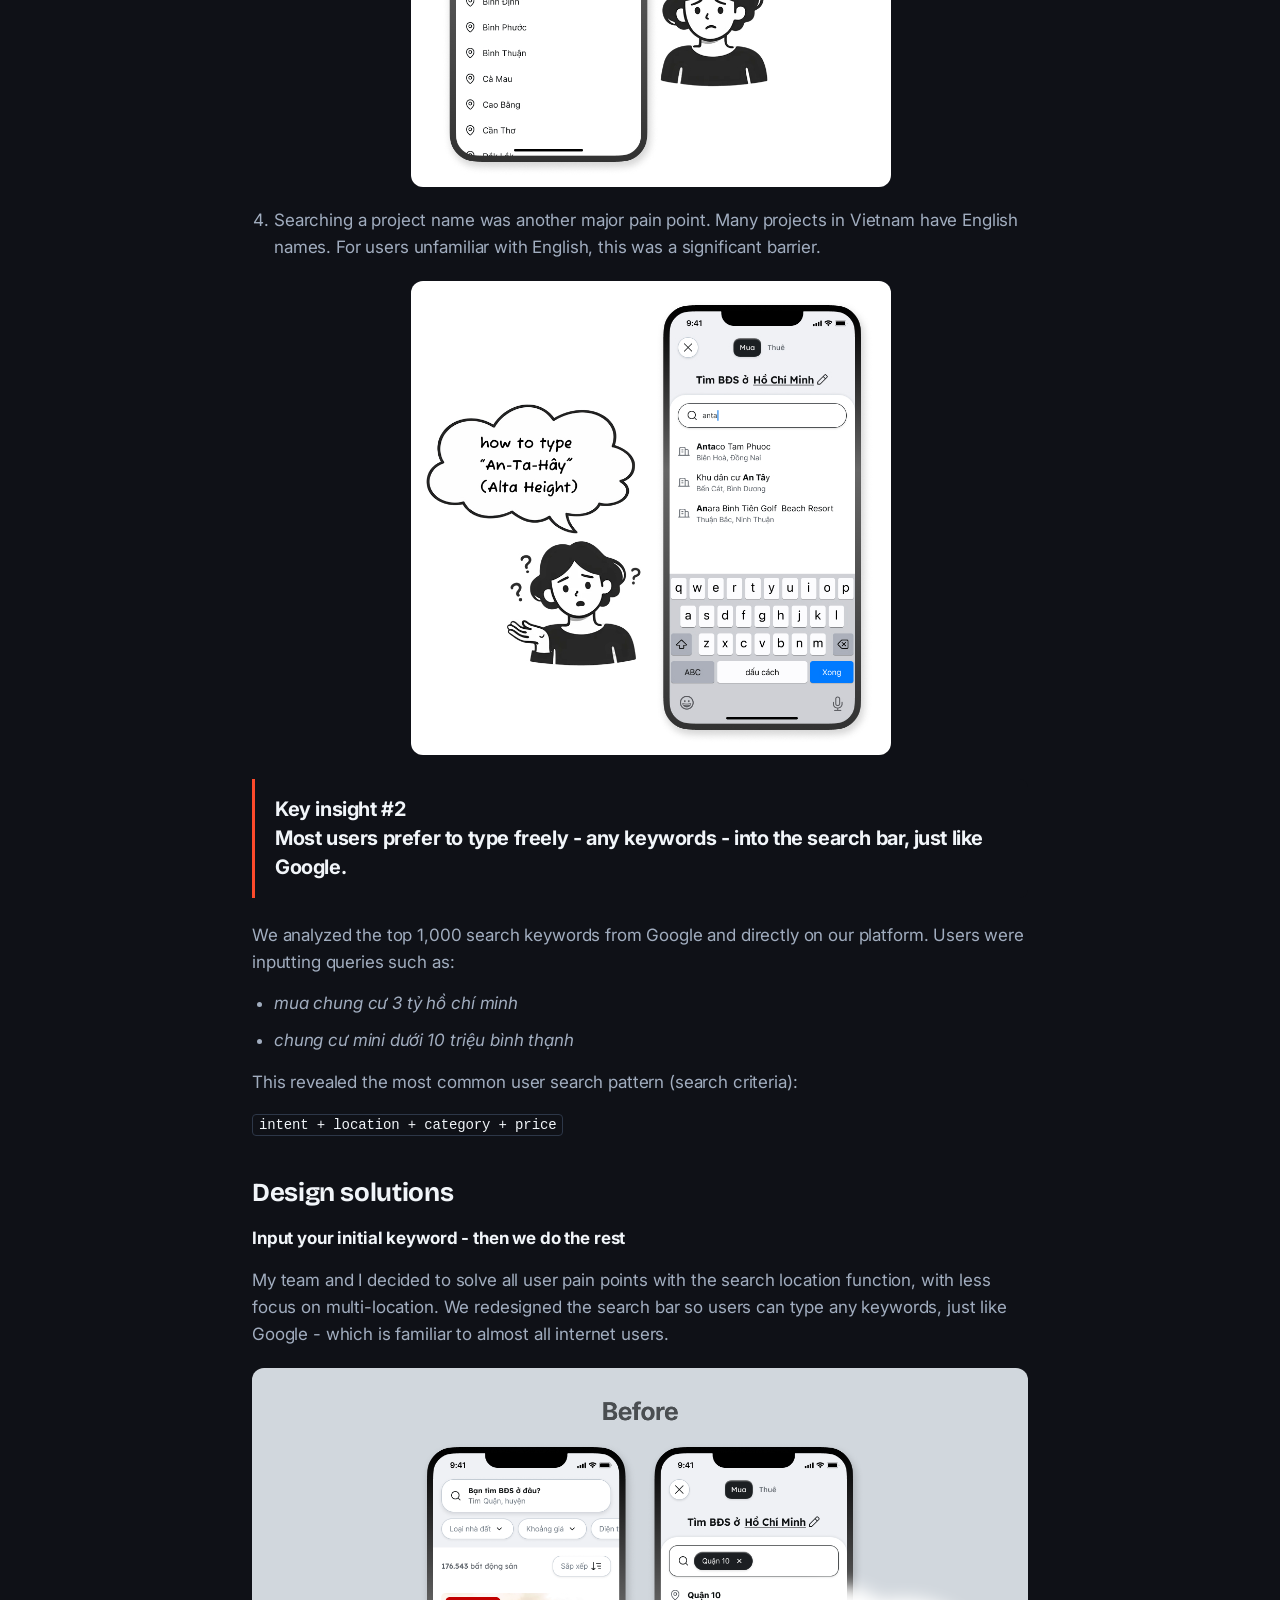
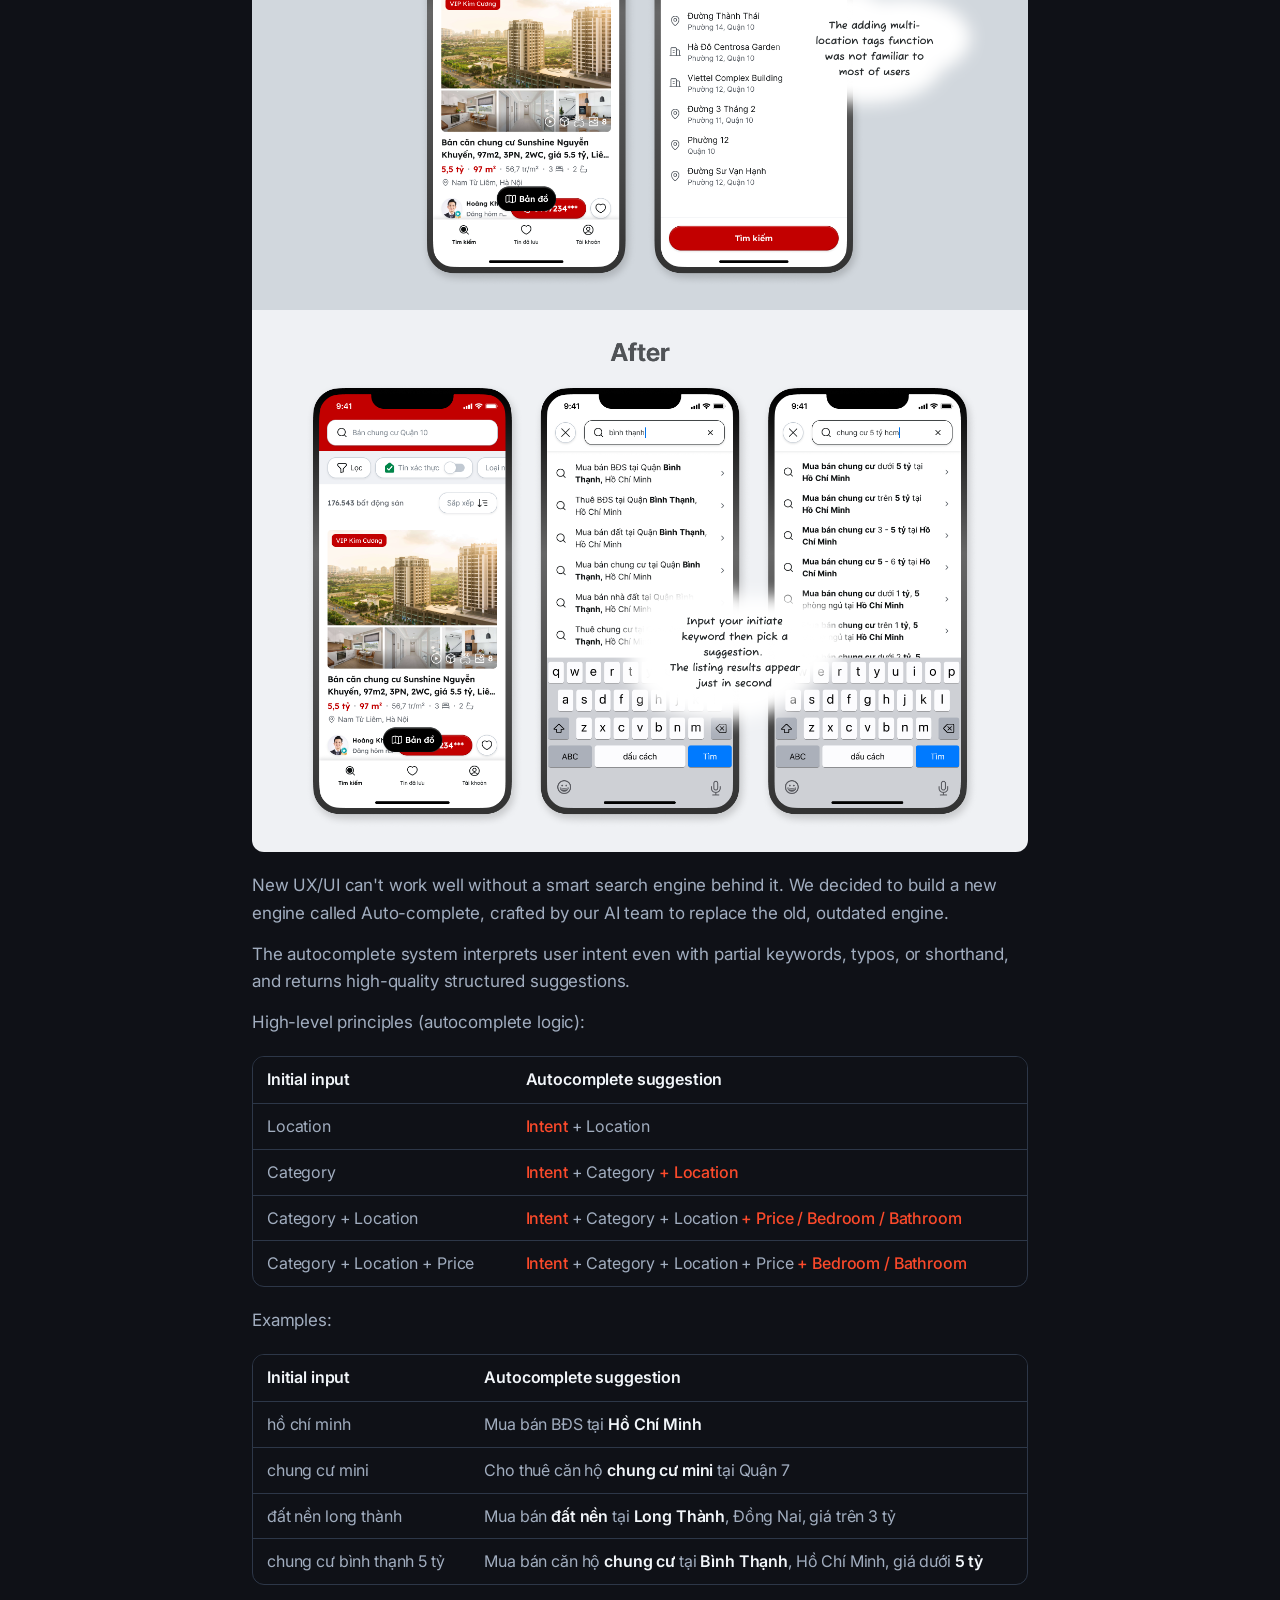
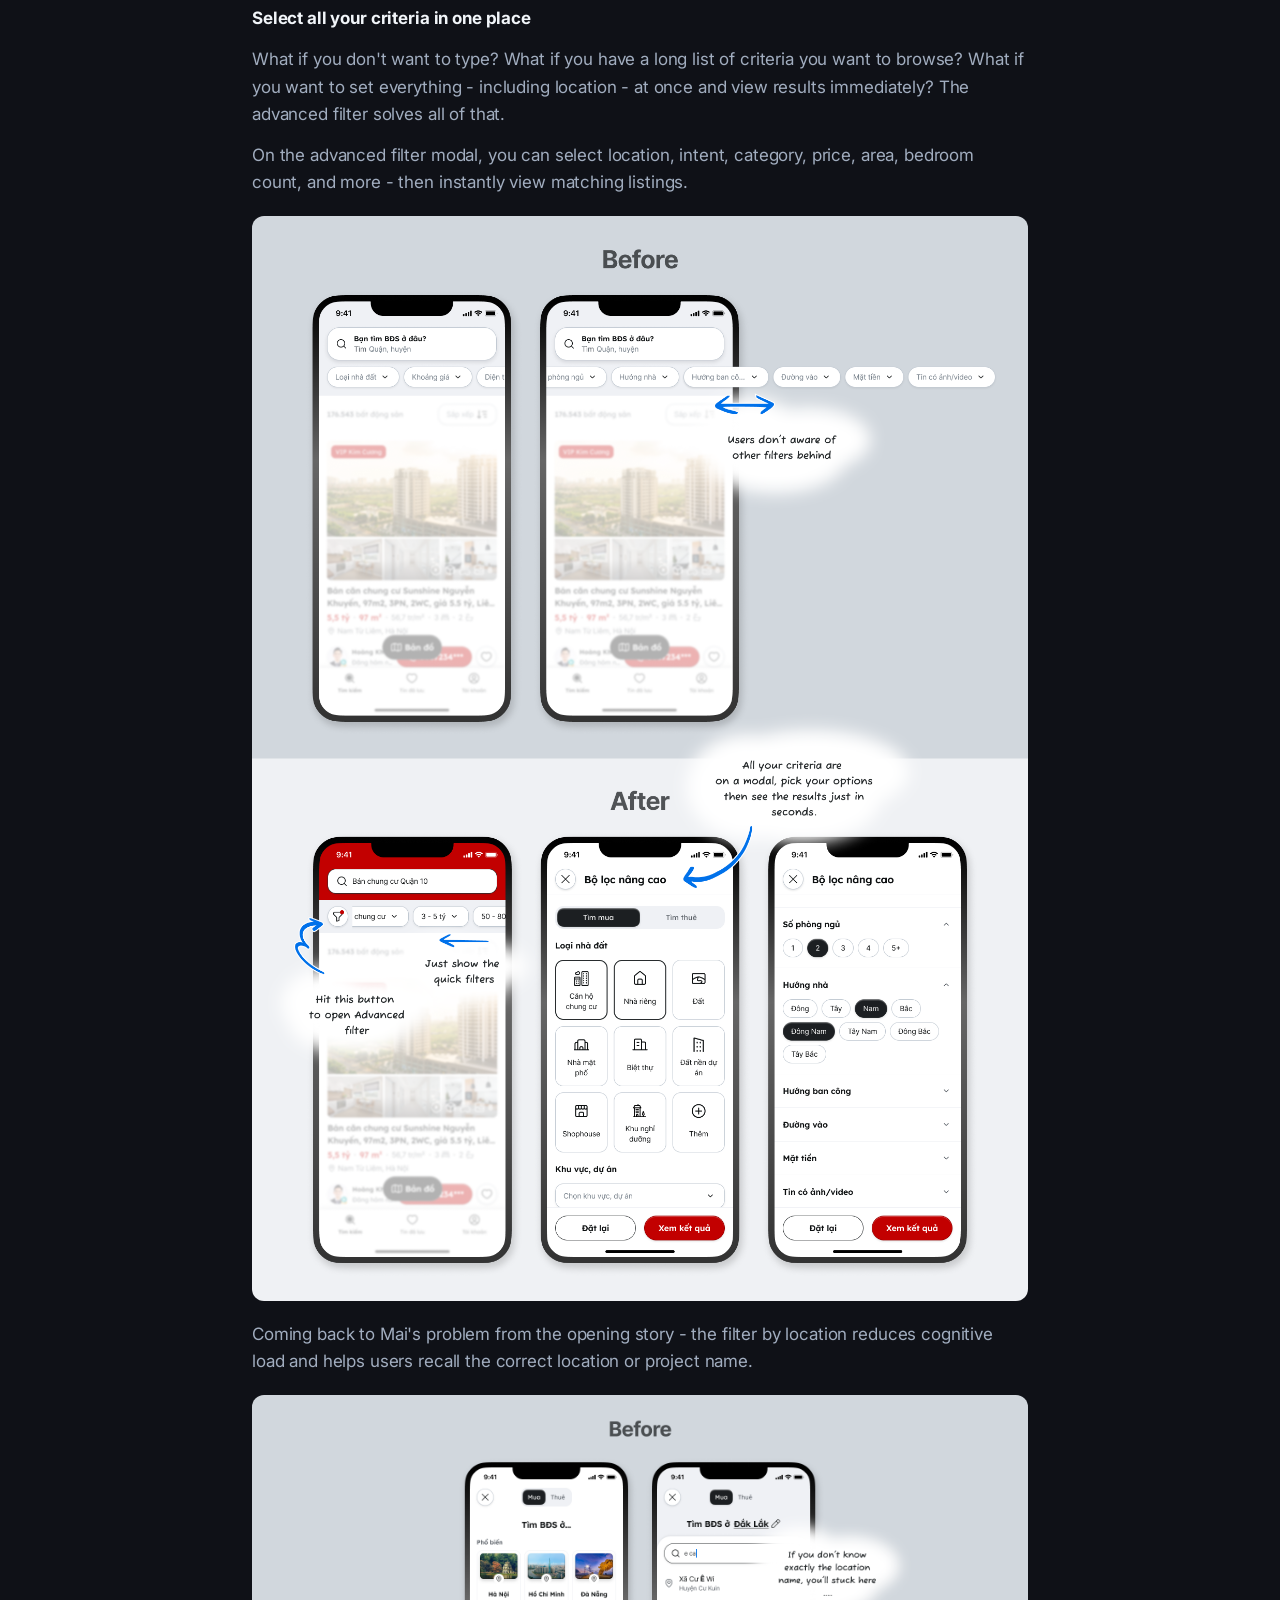
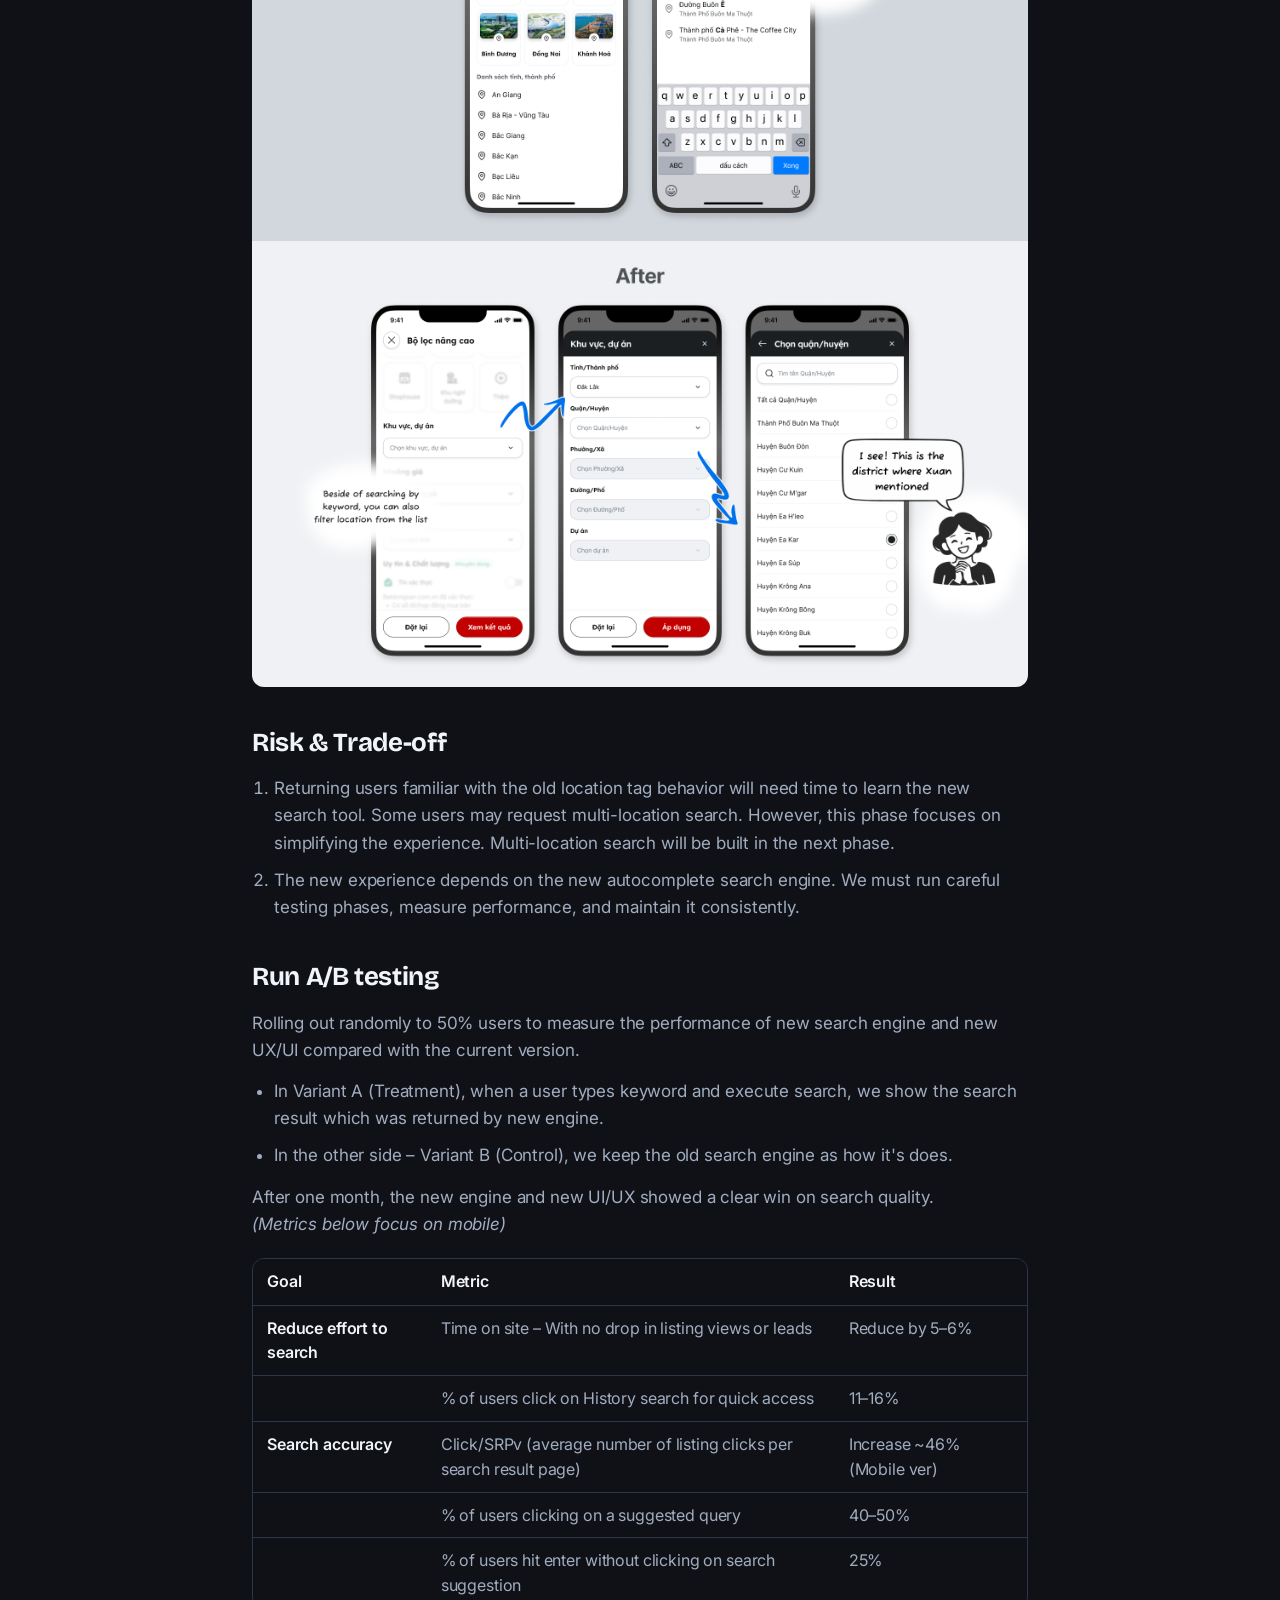
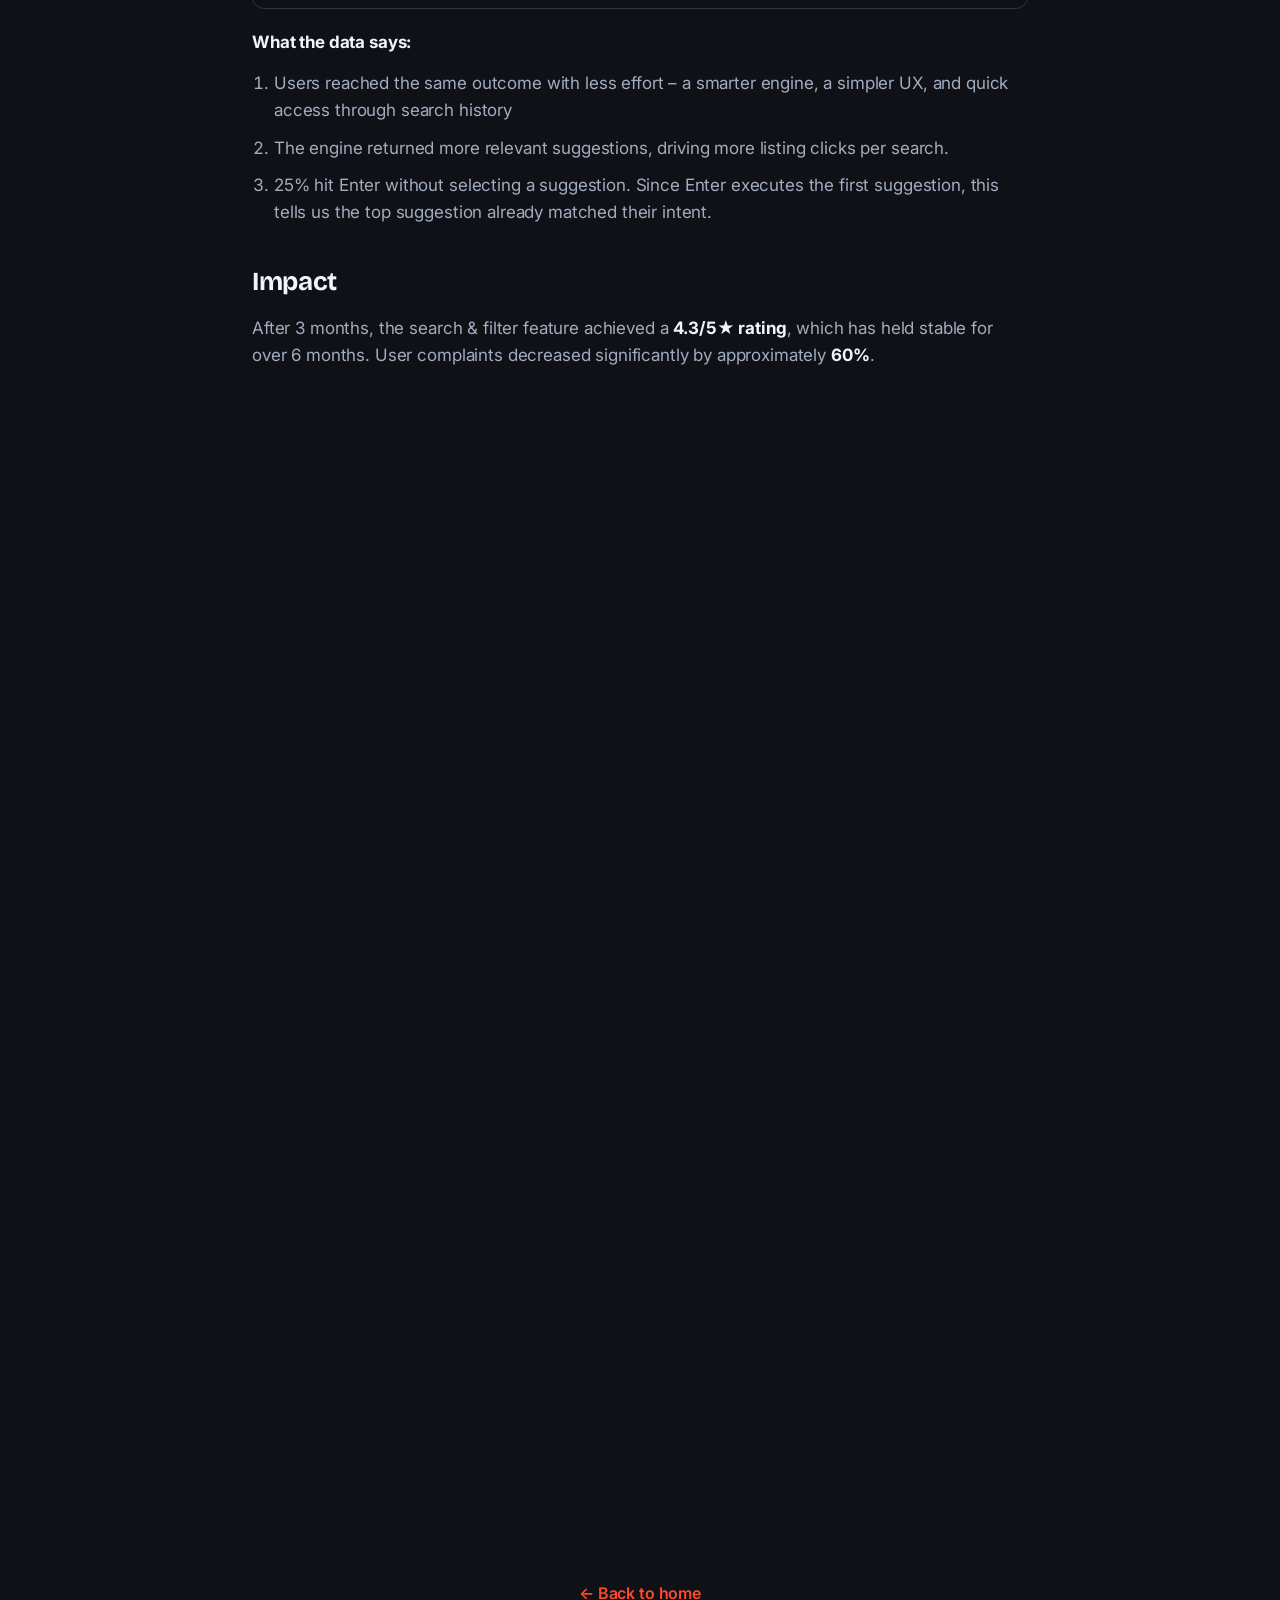
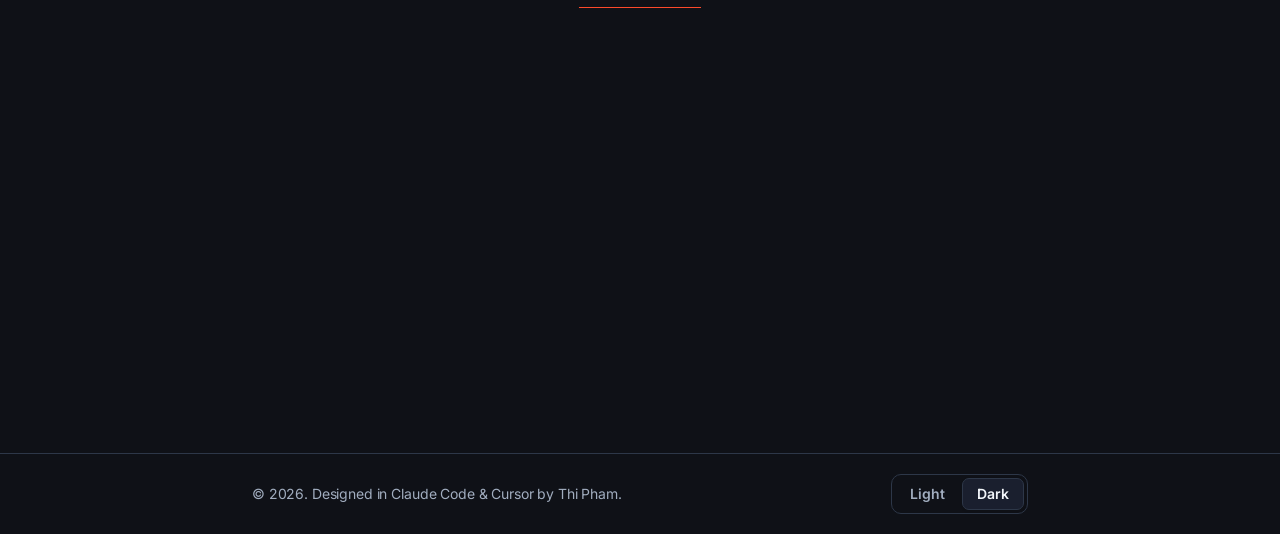
<file: case-study-1.html>
<!DOCTYPE html>
<html lang="en">
<head>
  <!-- Google tag (gtag.js) -->
  <script async src="https://www.googletagmanager.com/gtag/js?id=G-2XC9FC508Y"></script>
  <script>
    window.dataLayer = window.dataLayer || [];
    function gtag(){dataLayer.push(arguments);}
    gtag('js', new Date());

    gtag('config', 'G-2XC9FC508Y');
  </script>
  <meta charset="UTF-8">
  <meta name="viewport" content="width=device-width, initial-scale=1.0">
  <title>Solve user pain points on search &amp; filter tool - Pham Thi Ha Thi</title>
  <link rel="preconnect" href="https://fonts.googleapis.com">
  <link rel="preconnect" href="https://fonts.gstatic.com" crossorigin>
  <link href="https://fonts.googleapis.com/css2?family=Inter:wght@400;500;600;700;800&display=swap" rel="stylesheet">
  <link rel="icon" type="image/png" href="./favicon.png">
  <link rel="stylesheet" href="./style.css">
</head>
<body>

  <nav class="cs-nav" aria-label="Back navigation">
    <a href="./index.html#featured-works" class="cs-nav__back">
      <svg xmlns="http://www.w3.org/2000/svg" height="18" viewBox="0 0 24 24" fill="currentColor" aria-hidden="true"><path d="M20 11H7.83l5.59-5.59L12 4l-8 8 8 8 1.41-1.41L7.83 13H20v-2z"/></svg>
      Back to home
    </a>
  </nav>



  <main>

    <div class="container">

      <!-- Project header -->
      <div class="cs-header">
        <a href="./index.html#featured-works" class="cs-back-nav">← Back to home</a>
        <p class="cs-eyebrow">Case Study · Real Estate · Batdongsan.com.vn</p>
        <h1 class="cs-title">Solve user pain points on search &amp; filter tool</h1>
      </div>

      <img
        class="cs-hero-img"
        src="./images/case-study-1/Cover_Search.jpg"
        alt="Search & filter tool - cover"
      >

      <!-- ─── Overview ──────────────────────────────────── -->
      <div class="cs-section">
        <h2 class="cs-h1">Overview</h2>

        <table class="cs-overview">
          <tbody>
            <tr>
              <th>Project</th>
              <td>Search Renovation</td>
            </tr>
            <tr>
              <th>Users</th>
              <td>Consumer - Buyer, Renter, Investor</td>
            </tr>
            <tr>
              <th>My role</th>
              <td>Product Designer - end-to-end from research to design solution</td>
            </tr>
            <tr>
              <th>Stakeholders</th>
              <td>Head of Product, Product Manager, Researcher, Data Analyst, Engineering Manager, Developer, QA</td>
            </tr>
            <tr>
              <th>Timeline</th>
              <td>May – October 2025</td>
            </tr>
            <tr>
              <th>Impact</th>
              <td>Search rating 4.3 / 5★</td>
            </tr>
          </tbody>
        </table>

        <p class="cs-p">Batdongsan.com.vn is the #1 real estate platform in Vietnam. The search feature is a core function, critically impacting the user journey - especially for home seekers looking to find relevant property listings.</p>

        <img
          class="cs-img"
          src="./images/case-study-1/10a36b2a-dd27-4c7a-a9f1-5ceda1f3b26f.png"
          alt="Search feature overview"
          loading="lazy"
        >

        <p class="cs-p">In 2024, we built a search experience optimized for multi-location searches. Users who searched with multiple locations at a time showed a higher conversion rate compared to single location searches. That insight led us to invest in revamping the location search function. However, it introduced complex UX behavior that negatively impacted the largest user group.</p>

        <p class="cs-p">Let's see this story between Xuan and Mai. Xuan suggested Mai to find land for sale in Dak Lak Province - it's very potential for investment. Back home, Mai tried to search that location on Batdongsan.com.vn, but she struggled at the 1st step: she didn't know how to type the right name <strong>"Ea Kar, Đắk Lắk"</strong>.</p>

        <img
          class="cs-img cs-img-sm"
          src="./images/case-study-1/Search_Conversation.jpg"
          alt="Conversation between Xuan and Mai about searching a location"
          loading="lazy"
        >

        <p class="cs-p">So, how do we help Mai search for land for sale in that location? This is just one of several use cases my team and I faced and solved in this project. Let's dive in!</p>
      </div>

      <!-- ─── Goals ──────────────────────────────────────── -->
      <div class="cs-section">
        <h2 class="cs-h1">Goals</h2>

        <p class="cs-p">We want to help users complete their search faster and easier with less effort, and to increase search result accuracy:</p>

        <ol class="cs-ol">
          <li>Improve the UX on the search &amp; filter feature, focused on the primary group of users and behaviors on Batdongsan.com.vn</li>
          <li>Apply an autocompleted search engine that can suggest context-aware, semantically relevant search phrases in real-time as users type</li>
        </ol>

        <p class="cs-p">Success metrics:</p>
        <ol class="cs-ol">
          <li>Experience score: Rating &amp; survey feedback</li>
          <li>Search accuracy: % of search result pages that have clicks to listing detail</li>
        </ol>
      </div>

      <!-- ─── Process ────────────────────────────────────── -->
      <div class="cs-section">
        <h2 class="cs-h1">Process</h2>

        <!-- Research & Insights -->
        <h3 class="cs-h2">Research &amp; Insights</h3>

        <img
          class="cs-img"
          src="./images/case-study-1/Screenshot_2026-04-28_at_09.05.12.png"
          alt="Research board"
          loading="lazy"
        >
        <p class="cs-img-caption">
          View detail:
          <a href="https://www.figma.com/board/eaPWxN8q8Vr2h79GfAstSx/Search---Filter?node-id=0-1" target="_blank" rel="noopener">Figma research board ↗</a>
        </p>

        <p class="cs-p">After collecting feedback from recurring surveys, customer support channels, and user interviews, I found that the search version we built in 2024 was not bad - it fit a specific group of users (after 8 months, Rating = 4.2/5★). But why was this version still receiving a lot of complaints?</p>

        <!-- Key Insight 1 -->
        <div class="cs-insight-row">
          <div class="cs-insight">
            <p>Key insight #1<br>The multi-location tag function was unfamiliar to most users.</p>
          </div>
          <img
            src="./images/case-study-1/image.jpg"
            alt="Multi-location tag UI showing user confusion"
            loading="lazy"
          >
        </div>

        <p class="cs-p">First, let's see how the designer (me) expected users to use it:</p>

        <img
          class="cs-img"
          src="./images/case-study-1/Screenshot_2026-02-25_at_18.20.58.jpg"
          alt="Expected user flow for location search"
          loading="lazy"
        >

        <p class="cs-p">Then, how users actually used it in real life:</p>

        <ol class="cs-ol">
          <li>
            Users expected that after selecting a province or city, the next step would be selecting a district or ward. But in reality, they had to type the name into the search bar - there was no location list at all.
            <img
              class="cs-img"
              src="./images/case-study-1/Search_PainPoint_03.jpg"
              alt="Pain point: no location list after selecting province"
              loading="lazy"
            >
          </li>
          <li>
            Users thought that to search "Cach Mang Thang Tam Street, District 10" they needed to take 2 separate steps:
            <ul class="cs-ul" style="margin-top: 8px;">
              <li>Step 1: Add tag "Đường Cách Mạng Tháng Tám"</li>
              <li>Step 2: Add tag "Quận 10"</li>
            </ul>
            <img
              class="cs-img"
              src="./images/case-study-1/Search_PainPoint_02.jpg"
              alt="Pain point: 2-step location search"
              loading="lazy"
            >
            <p class="cs-p">By doing so, the final selected location tag became District 10 - because of a rule called "Search Zoom in / Zoom out," which zooms out from Street to City level.</p>
            <img
              class="cs-img cs-img-sm"
              src="./images/case-study-1/Search_PainPoint_01.jpg"
              alt="Zoom in / Zoom out location logic"
              loading="lazy"
            >
            <p class="cs-p">In reality, they just needed to type directly into the search bar and select a single correct tag: "Cách Mạng Tháng Tám, Quận 10."</p>
          </li>
          <li>
            Users struggled with Vietnam's administrative geography. For example, Da Lat city belongs to Lam Dong Province - it's not the same administrative unit as Ho Chi Minh City or Da Nang City. Many users thought it was "just a city" and couldn't find it in the city list.
            <img
              class="cs-img cs-img-sm"
              src="./images/case-study-1/Search_PainPoint_04.jpg"
              alt="Pain point: geography administrative unit confusion"
              loading="lazy"
            >
          </li>
          <li>
            Searching a project name was another major pain point. Many projects in Vietnam have English names. For users unfamiliar with English, this was a significant barrier.
            <img
              class="cs-img cs-img-sm"
              src="./images/case-study-1/Search_PainPoint_05.jpg"
              alt="Pain point: English project names"
              loading="lazy"
            >
          </li>
        </ol>

        <!-- Key Insight 2 -->
        <div class="cs-insight">
          <p>Key insight #2<br>Most users prefer to type freely - any keywords - into the search bar, just like Google.</p>
        </div>

        <p class="cs-p">We analyzed the top 1,000 search keywords from Google and directly on our platform. Users were inputting queries such as:</p>
        <ul class="cs-ul">
          <li><em>mua chung cư 3 tỷ hồ chí minh</em></li>
          <li><em>chung cư mini dưới 10 triệu bình thạnh</em></li>
        </ul>

        <p class="cs-p">This revealed the most common user search pattern (search criteria):</p>
        <p class="cs-p"><code class="cs-code">intent + location + category + price</code></p>

        <!-- Design Solutions -->
        <h3 class="cs-h2">Design solutions</h3>

        <p class="cs-p"><strong>Input your initial keyword - then we do the rest</strong></p>
        <p class="cs-p">My team and I decided to solve all user pain points with the search location function, with less focus on multi-location. We redesigned the search bar so users can type any keywords, just like Google - which is familiar to almost all internet users.</p>

        <img
          class="cs-img"
          src="./images/case-study-1/Search_1.png"
          alt="New search bar design - autocomplete"
          loading="lazy"
        >

        <p class="cs-p">New UX/UI can't work well without a smart search engine behind it. We decided to build a new engine called Auto-complete, crafted by our AI team to replace the old, outdated engine.</p>
        <p class="cs-p">The autocomplete system interprets user intent even with partial keywords, typos, or shorthand, and returns high-quality structured suggestions.</p>
        <p class="cs-p">High-level principles (autocomplete logic):</p>

        <div class="cs-table-wrap">
          <table class="cs-table">
            <thead>
              <tr>
                <th>Initial input</th>
                <th>Autocomplete suggestion</th>
              </tr>
            </thead>
            <tbody>
              <tr>
                <td data-label="Initial input">Location</td>
                <td data-label="Autocomplete suggestion"><span class="red">Intent</span> + Location</td>
              </tr>
              <tr>
                <td data-label="Initial input">Category</td>
                <td data-label="Autocomplete suggestion"><span class="red">Intent</span> + Category <span class="red">+ Location</span></td>
              </tr>
              <tr>
                <td data-label="Initial input">Category + Location</td>
                <td data-label="Autocomplete suggestion"><span class="red">Intent</span> + Category + Location <span class="red">+ Price / Bedroom / Bathroom</span></td>
              </tr>
              <tr>
                <td data-label="Initial input">Category + Location + Price</td>
                <td data-label="Autocomplete suggestion"><span class="red">Intent</span> + Category + Location + Price <span class="red">+ Bedroom / Bathroom</span></td>
              </tr>
            </tbody>
          </table>
        </div>

        <p class="cs-p">Examples:</p>

        <div class="cs-table-wrap">
          <table class="cs-table">
            <thead>
              <tr>
                <th>Initial input</th>
                <th>Autocomplete suggestion</th>
              </tr>
            </thead>
            <tbody>
              <tr>
                <td data-label="Initial input">hồ chí minh</td>
                <td data-label="Autocomplete suggestion">Mua bán BĐS tại <strong>Hồ Chí Minh</strong></td>
              </tr>
              <tr>
                <td data-label="Initial input">chung cư mini</td>
                <td data-label="Autocomplete suggestion">Cho thuê căn hộ <strong>chung cư mini</strong> tại Quận 7</td>
              </tr>
              <tr>
                <td data-label="Initial input">đất nền long thành</td>
                <td data-label="Autocomplete suggestion">Mua bán <strong>đất nền</strong> tại <strong>Long Thành</strong>, Đồng Nai, giá trên 3 tỷ</td>
              </tr>
              <tr>
                <td data-label="Initial input">chung cư bình thạnh 5 tỷ</td>
                <td data-label="Autocomplete suggestion">Mua bán căn hộ <strong>chung cư</strong> tại <strong>Bình Thạnh</strong>, Hồ Chí Minh, giá dưới <strong>5 tỷ</strong></td>
              </tr>
            </tbody>
          </table>
        </div>

        <p class="cs-p"><strong>Select all your criteria in one place</strong></p>
        <p class="cs-p">What if you don't want to type? What if you have a long list of criteria you want to browse? What if you want to set everything - including location - at once and view results immediately? The advanced filter solves all of that.</p>
        <p class="cs-p">On the advanced filter modal, you can select location, intent, category, price, area, bedroom count, and more - then instantly view matching listings.</p>

        <img
          class="cs-img"
          src="./images/case-study-1/Search_2.png"
          alt="Advanced filter modal design"
          loading="lazy"
        >

        <p class="cs-p">Coming back to Mai's problem from the opening story - the filter by location reduces cognitive load and helps users recall the correct location or project name.</p>

        <img
          class="cs-img"
          src="./images/case-study-1/Search_3.png"
          alt="Location filter helping users find the right location"
          loading="lazy"
        >

        <!-- Risk & Trade-off -->
        <h3 class="cs-h2">Risk &amp; Trade-off</h3>

        <ol class="cs-ol">
          <li>Returning users familiar with the old location tag behavior will need time to learn the new search tool. Some users may request multi-location search. However, this phase focuses on simplifying the experience. Multi-location search will be built in the next phase.</li>
          <li>The new experience depends on the new autocomplete search engine. We must run careful testing phases, measure performance, and maintain it consistently.</li>
        </ol>

        <!-- A/B Testing -->
        <h3 class="cs-h2">Run A/B testing</h3>

        <p class="cs-p">Rolling out randomly to 50% users to measure the performance of new search engine and new UX/UI compared with the current version.</p>

        <ul class="cs-ul">
          <li>In Variant A (Treatment), when a user types keyword and execute search, we show the search result which was returned by new engine.</li>
          <li>In the other side – Variant B (Control), we keep the old search engine as how it's does.</li>
        </ul>

        <p class="cs-p">After one month, the new engine and new UI/UX showed a clear win on search quality.<br><em>(Metrics below focus on mobile)</em></p>

        <div class="cs-table-wrap">
          <table class="cs-table">
            <thead>
              <tr>
                <th>Goal</th>
                <th>Metric</th>
                <th>Result</th>
              </tr>
            </thead>
            <tbody>
              <tr>
                <td data-label="Goal"><strong>Reduce effort to search</strong></td>
                <td data-label="Metric">Time on site – With no drop in listing views or leads</td>
                <td data-label="Result">Reduce by 5–6%</td>
              </tr>
              <tr>
                <td data-label="Goal"></td>
                <td data-label="Metric">% of users click on History search for quick access</td>
                <td data-label="Result">11–16%</td>
              </tr>
              <tr>
                <td data-label="Goal"><strong>Search accuracy</strong></td>
                <td data-label="Metric">Click/SRPv (average number of listing clicks per search result page)</td>
                <td data-label="Result">Increase ~46% (Mobile ver)</td>
              </tr>
              <tr>
                <td data-label="Goal"></td>
                <td data-label="Metric">% of users clicking on a suggested query</td>
                <td data-label="Result">40–50%</td>
              </tr>
              <tr>
                <td data-label="Goal"></td>
                <td data-label="Metric">% of users hit enter without clicking on search suggestion</td>
                <td data-label="Result">25%</td>
              </tr>
            </tbody>
          </table>
        </div>

        <p class="cs-p"><strong>What the data says:</strong></p>
        <ol class="cs-ol">
          <li>Users reached the same outcome with less effort – a smarter engine, a simpler UX, and quick access through search history</li>
          <li>The engine returned more relevant suggestions, driving more listing clicks per search.</li>
          <li>25% hit Enter without selecting a suggestion. Since Enter executes the first suggestion, this tells us the top suggestion already matched their intent.</li>
        </ol>

        <!-- Impact -->
        <h3 class="cs-h2">Impact</h3>

        <p class="cs-p">After 3 months, the search &amp; filter feature achieved a <strong>4.3/5★ rating</strong>, which has held stable for over 6 months. User complaints decreased significantly by approximately <strong>60%</strong>.</p>
      </div>

      <!-- ─── Learnings ───────────────────────────────────── -->
      <div class="cs-section">
        <h2 class="cs-h1">Learnings</h2>

        <ol class="cs-ol">
          <li>Solving issues for a minority of users can negatively impact the majority. Always ensure the main use cases are well-supported and adopted by your primary users.</li>
          <li>Reducing cognitive load by showing a list of locations remains one of the best solutions - and can't be fully replaced by free-text input alone.</li>
          <li>"You don't know what you don't know." Make sure important features are visible and easy to reach.</li>
        </ol>
      </div>

      <!-- Disclaimer -->
      <p class="cs-disclaimer" style="margin-top: 56px;">✽ ✽ ✽ &nbsp;Some information and data in this case study have been modified for privacy</p>

      <!-- ─── More case studies ────────────────────────────── -->
      <div class="cs-more">
        <p class="cs-more-label">More case studies</p>
        <div class="cs-more-grid">
          <a href="./case-study-2.html" class="cs-more-card">
            <img src="./images/case-study-2/Cover_VL.jpg" alt="Increase user trust on the marketplace">
            <div class="cs-more-card-body">
              <p class="cs-more-card-eyebrow">Case Study · Real Estate</p>
              <p class="cs-more-card-title">Increase user trust on the marketplace</p>
            </div>
          </a>
          <a href="./case-study-7.html" class="cs-more-card">
            <img src="./images/case-study-7/Cover.jpg" alt="Now Claude can apply your design system">
            <div class="cs-more-card-body">
              <p class="cs-more-card-eyebrow">Side Project · AI Tools</p>
              <p class="cs-more-card-title">Now Claude can apply your design system</p>
            </div>
          </a>
          <a href="./case-study-6.html" class="cs-more-card">
            <img src="./images/case-study-6/Cover_Vikki.jpg" alt="Redesign Home screen Vikki banking app">
            <div class="cs-more-card-body">
              <p class="cs-more-card-eyebrow">Side Project · Fintech</p>
              <p class="cs-more-card-title">Redesign Home screen Vikki banking app</p>
            </div>
          </a>
          <a href="./case-study-5.html" class="cs-more-card">
            <img src="./images/case-study-5/Cover_Article.jpg" alt="Build a simple Wireframe Kit with Claude Code + Figma + Cursor">
            <div class="cs-more-card-body">
              <p class="cs-more-card-eyebrow">Side Project · AI Tools</p>
              <p class="cs-more-card-title">Build a simple Wireframe Kit with Claude Code + Figma + Cursor</p>
            </div>
          </a>
        </div>
      </div>

      <a href="./index.html" class="cs-back-link">← Back to home</a>

      <div class="contact-card">
        <p class="contact-heading">Happy to connect<br>&amp; build products together</p>
        <div class="contact-rows">
          <p class="contact-row">Phone: <a href="tel:+84367443501">+84 367 443 501</a></p>
          <p class="contact-row">Email: <a href="mailto:hapham270891@gmail.com">hapham270891@gmail.com</a></p>
        </div>
        <div class="contact-social">
          <a href="https://www.linkedin.com/in/thipth" target="_blank" rel="noopener" aria-label="LinkedIn">
            <svg viewBox="0 0 32 32" fill="none" xmlns="http://www.w3.org/2000/svg">
<path d="M16.0361 0C24.8526 0 32 7.14753 32 15.9639V16.0361C32 24.8525 24.8526 32 16.0361 32H15.9639C7.14744 32 0 24.8525 0 16.0361V15.9639C0 7.14753 7.14744 0 15.9639 0H16.0361ZM8.59961 13.3301V23.5977H11.8438V13.3301H8.59961ZM19.8076 13.1924C19.1426 13.1924 18.5443 13.322 18.0127 13.582C17.4811 13.8421 17.0579 14.1954 16.7441 14.6426V13.3008H13.6445V23.416H16.7441V17.9229C16.7442 17.2465 16.9203 16.7209 17.2705 16.3467C17.6208 15.9716 18.0926 15.7842 18.6836 15.7842C19.2746 15.7842 19.7464 15.9725 20.0967 16.3467C20.4469 16.7209 20.623 17.2465 20.623 17.9229V23.416H23.7041V17.5068C23.7041 16.1653 23.3508 15.1115 22.6436 14.3438V14.3428C21.9373 13.5763 20.9915 13.1924 19.8076 13.1924ZM10.2314 8.40137C9.6624 8.40138 9.19773 8.5694 8.83691 8.9043C8.47719 9.24012 8.2969 9.67289 8.29688 10.166C8.29688 10.6593 8.47609 11.0743 8.83691 11.4092C9.19772 11.7441 9.6749 11.9121 10.2314 11.9121C10.7879 11.9121 11.2457 11.7439 11.6064 11.4092C11.9663 11.0743 12.1465 10.6717 12.1465 10.166C12.1465 9.66034 11.9672 9.23918 11.6064 8.9043C11.2466 8.56944 10.8005 8.40137 10.2314 8.40137Z" fill="currentColor"/>
</svg>
          </a>
          <a href="https://www.behance.net/thipth" target="_blank" rel="noopener" aria-label="Behance">
            <svg viewBox="0 0 32 32" fill="none" xmlns="http://www.w3.org/2000/svg">
<path d="M16.0361 0C24.8526 0 32 7.14753 32 15.9639V16.0361C32 24.8525 24.8526 32 16.0361 32H15.9639C7.14744 32 0 24.8525 0 16.0361V15.9639C0 7.14753 7.14744 0 15.9639 0H16.0361ZM20.8613 12.4316C20.013 12.4317 19.1812 12.6254 18.4912 13.0117C17.8002 13.3993 17.2558 13.9572 16.876 14.6689L16.8408 14.7363C16.4844 15.4321 16.3057 16.2384 16.3057 17.1309C16.3057 18.0529 16.5018 18.8845 16.8936 19.5947C17.2842 20.304 17.8322 20.864 18.5225 21.2559C19.2118 21.6477 20.0007 21.8447 20.8633 21.8447C21.9191 21.8446 22.8279 21.5758 23.5557 21.0371C24.2771 20.503 24.7842 19.8049 25.0605 18.9668L25.0791 18.9102L25.1504 18.6963H22.792L22.7354 18.8105L22.7344 18.8115C22.5509 19.1832 22.3037 19.4562 21.9971 19.6377C21.6898 19.8195 21.3125 19.915 20.8613 19.915C20.2383 19.915 19.7129 19.7181 19.291 19.3359C18.9211 18.9996 18.6908 18.5592 18.6084 18.0166H25.2148L25.2363 17.8799L25.2422 17.8418C25.2862 17.5665 25.3076 17.2579 25.3076 16.9258C25.3076 16.0547 25.1191 15.2665 24.7432 14.5869C24.3677 13.9084 23.8347 13.3719 23.1602 12.9961C22.4865 12.6202 21.7107 12.4317 20.8613 12.4316ZM6.85449 10.2129V21.79H11.5439C12.3119 21.79 12.998 21.6498 13.582 21.374C14.1772 21.0938 14.6416 20.702 14.96 20.21C15.2795 19.7156 15.4424 19.1533 15.4424 18.54C15.4423 17.8215 15.2135 17.1698 14.7617 16.6025V16.6016C14.4837 16.253 14.165 15.9861 13.8086 15.8057C14.1236 15.614 14.3949 15.3788 14.6191 15.0986C14.9969 14.6255 15.1885 14.0323 15.1885 13.335C15.1885 12.7531 15.0353 12.2181 14.7314 11.7461C14.4288 11.2742 13.9778 10.8959 13.3916 10.6201C12.8176 10.3499 12.126 10.2129 11.3379 10.2129H6.85449ZM11.3223 16.8848C11.867 16.8848 12.2863 17.0167 12.6035 17.2891C12.9073 17.5503 13.0556 17.8967 13.0557 18.3496C13.0557 18.8025 12.9183 19.1225 12.6357 19.3613C12.3432 19.6089 11.9226 19.7344 11.3848 19.7344H9.24023V16.8848H11.3223ZM20.7822 14.3623C21.4198 14.3623 21.9511 14.5503 22.3721 14.9141C22.7374 15.2293 22.9504 15.6415 23.002 16.1504H18.6367C18.7424 15.6315 18.9747 15.2158 19.3232 14.9043L19.374 14.8574C19.7653 14.5288 20.2368 14.3623 20.7822 14.3623ZM11.1797 12.2656C11.6965 12.2656 12.0991 12.3831 12.376 12.6162C12.6416 12.8393 12.7705 13.1477 12.7705 13.5557C12.7705 13.9637 12.6431 14.2803 12.3809 14.4922C12.1039 14.7164 11.6988 14.8301 11.1797 14.8301H9.24023V12.2656H11.1797ZM18.5918 10.4795V11.5283H23.0205V10.4795H18.5918Z" fill="currentColor"/>
</svg>
          </a>
          <a href="https://dribbble.com/thipham" target="_blank" rel="noopener" aria-label="Dribbble">
            <svg viewBox="0 0 32 32" fill="none" xmlns="http://www.w3.org/2000/svg">
<path d="M16.0361 0C24.8526 0 32 7.14753 32 15.9639V16.0361C32 24.8525 24.8526 32 16.0361 32H15.9639C7.14744 32 0 24.8525 0 16.0361V15.9639C0 7.14753 7.14744 0 15.9639 0H16.0361ZM15.9951 5.94629C14.5893 5.94629 13.237 6.22997 11.9668 6.78711L11.957 6.7793L11.5439 6.9834C10.998 7.25358 10.4819 7.57011 10.001 7.92773C9.68057 8.16638 9.37597 8.42196 9.08691 8.69531C8.97936 8.79727 8.87456 8.90138 8.77148 9.00781C7.35779 10.4686 6.39813 12.3423 6.06738 14.3916L5.96094 15.0557L5.98438 15.0605C5.95523 15.3722 5.93945 15.6881 5.93945 16.002C5.93956 18.6666 7.00206 21.2219 8.87305 23.0996L8.86523 23.1143L9.28516 23.4893C11.1316 25.144 13.5142 26.0566 15.9941 26.0566C16.17 26.0566 16.3449 26.0519 16.5186 26.043C17.7382 25.9813 18.9189 25.7018 20.0332 25.2119H20.0352L20.4717 25.0195V25.0059C23.7171 23.3858 25.8845 20.0754 26.0381 16.4443V16.4209L26.0391 16.416C26.0413 16.3814 26.0419 16.3453 26.043 16.3096L26.0625 15.8643L26.0459 15.8604C26.0134 13.5083 25.1745 11.2793 23.6621 9.49902L23.6797 9.48047L23.2041 8.99023C21.2927 7.02726 18.7328 5.94637 15.9951 5.94629ZM17.6328 17.3691C18.4333 19.5776 18.909 21.8839 19.0166 24.0801C18.8922 24.1271 18.7662 24.1716 18.6406 24.2119C18.6072 24.223 18.5725 24.2312 18.5391 24.2412C18.4404 24.2715 18.34 24.3022 18.2402 24.3291C18.191 24.3425 18.1402 24.3537 18.0898 24.3672C18.0047 24.3885 17.9192 24.4087 17.833 24.4277C17.7794 24.44 17.7246 24.4498 17.6699 24.4609C17.587 24.4777 17.504 24.4932 17.4199 24.5078C17.3651 24.5168 17.3089 24.5254 17.2529 24.5332C17.1678 24.5455 17.0824 24.5565 16.9961 24.5654C16.9424 24.5721 16.8896 24.5784 16.8359 24.584C16.7418 24.5929 16.6469 24.5999 16.5527 24.6055C16.5069 24.6088 16.4618 24.612 16.416 24.6143C16.2761 24.621 16.1351 24.625 15.9941 24.625C15.8663 24.625 15.739 24.6218 15.6123 24.6162L15.6113 24.6182C15.57 24.6159 15.5286 24.6126 15.4873 24.6104C15.4021 24.6059 15.3176 24.6006 15.2324 24.5928C15.1833 24.5883 15.1351 24.5827 15.0859 24.5771C15.0097 24.5693 14.9317 24.5599 14.8555 24.5498C14.804 24.5431 14.7526 24.5352 14.7012 24.5273C14.6283 24.5161 14.5553 24.5056 14.4824 24.4922C14.4297 24.4832 14.3768 24.4721 14.3252 24.4609C14.2536 24.4464 14.1828 24.4327 14.1123 24.417C14.0598 24.4058 14.0084 24.3933 13.957 24.3799C13.8865 24.3631 13.8155 24.3441 13.7461 24.3262C13.6947 24.3128 13.6441 24.2977 13.5938 24.2832C13.5232 24.263 13.4524 24.2402 13.3818 24.2178C13.3325 24.2021 13.2837 24.1877 13.2344 24.1709C13.1617 24.1463 13.0891 24.1195 13.0176 24.0938C12.9728 24.077 12.9266 24.0609 12.8818 24.043C12.8035 24.0128 12.7248 23.9808 12.6465 23.9473C12.6095 23.9316 12.5722 23.9161 12.5352 23.9004C12.4231 23.8511 12.312 23.7999 12.2021 23.7461C12.2 23.7461 12.1975 23.7443 12.1953 23.7432C12.0822 23.6883 11.9712 23.6298 11.8604 23.5693C11.8279 23.5514 11.7953 23.5306 11.7617 23.5127C11.6856 23.4701 11.6092 23.4266 11.5342 23.3818C11.4939 23.3572 11.4534 23.3314 11.4131 23.3057C11.347 23.2642 11.2808 23.2224 11.2158 23.1787C11.1733 23.1507 11.1303 23.1209 11.0889 23.0918C11.0273 23.0493 10.9667 23.0067 10.9062 22.9619C10.8626 22.9306 10.8199 22.8977 10.7773 22.8652C10.7449 22.8406 10.7121 22.8148 10.6797 22.7891C12.1248 20.4078 14.4367 18.5432 17.2451 17.5039C17.3728 17.4569 17.5028 17.4128 17.6328 17.3691ZM19.0107 16.9844C20.8796 16.564 22.7769 16.5511 24.5684 16.9502C24.5684 16.9557 24.5675 16.9614 24.5664 16.9658H24.5654C24.561 17.0016 24.5572 17.0375 24.5527 17.0732C24.5449 17.1348 24.5363 17.1964 24.5273 17.2568C24.5217 17.2961 24.5155 17.3358 24.5088 17.375C24.4998 17.4322 24.4896 17.4897 24.4795 17.5469C24.4717 17.5882 24.464 17.6286 24.4551 17.6699C24.4439 17.7248 24.4332 17.7802 24.4209 17.834C24.412 17.8753 24.4016 17.9167 24.3916 17.958C24.3793 18.0118 24.366 18.0646 24.3525 18.1172C24.3413 18.1586 24.3305 18.2017 24.3193 18.2432C24.3048 18.2946 24.2899 18.347 24.2754 18.3984C24.2631 18.4399 24.2508 18.4829 24.2373 18.5244C24.2216 18.5759 24.2051 18.6263 24.1895 18.6777C24.176 18.7191 24.161 18.7604 24.1465 18.8018C24.1286 18.8521 24.1107 18.9028 24.0928 18.9531C24.0783 18.9933 24.0625 19.035 24.0469 19.0752C24.0279 19.1256 24.0074 19.1752 23.9873 19.2256C23.9716 19.2659 23.9543 19.3054 23.9375 19.3457C23.9162 19.395 23.8955 19.4448 23.873 19.4941C23.8552 19.5333 23.8382 19.5723 23.8203 19.6104C23.7968 19.6597 23.7726 19.7095 23.749 19.7588C23.7312 19.7967 23.7123 19.8341 23.6934 19.8721C23.6688 19.9212 23.6419 19.9704 23.6162 20.0195C23.5972 20.0554 23.5776 20.0911 23.5586 20.127C23.5306 20.1773 23.5018 20.228 23.4727 20.2783C23.4536 20.3119 23.4341 20.3455 23.415 20.3779C23.3825 20.4329 23.3491 20.4882 23.3154 20.542C23.2987 20.5688 23.2824 20.5971 23.2656 20.625C23.2186 20.699 23.1694 20.7719 23.1201 20.8447C23.1157 20.8524 23.1109 20.8595 23.1064 20.8672C23.0515 20.9468 22.9947 21.0251 22.9375 21.1035C22.9208 21.1258 22.9035 21.1486 22.8867 21.1709C22.8464 21.2258 22.8042 21.2802 22.7627 21.334C22.7404 21.363 22.7168 21.3909 22.6934 21.4199C22.6564 21.4658 22.6182 21.5128 22.5801 21.5576C22.5544 21.5878 22.5277 21.6182 22.502 21.6484C22.465 21.691 22.4277 21.7338 22.3896 21.7764C22.3617 21.8077 22.3336 21.838 22.3057 21.8682C22.2687 21.9085 22.2305 21.949 22.1924 21.9893C22.1633 22.0195 22.1328 22.0499 22.1025 22.0801C22.0645 22.1181 22.0264 22.1573 21.9873 22.1953C21.956 22.2255 21.9258 22.255 21.8945 22.2852C21.8553 22.3221 21.8156 22.3596 21.7764 22.3955C21.7439 22.4246 21.7112 22.4533 21.6787 22.4824C21.6384 22.5183 21.5981 22.5532 21.5566 22.5879C21.5231 22.6158 21.4907 22.6439 21.4561 22.6719C21.4146 22.7055 21.3727 22.7409 21.3301 22.7734C21.2965 22.8003 21.2612 22.8267 21.2266 22.8535C21.1841 22.8859 21.1411 22.9188 21.0986 22.9512C21.0639 22.977 21.0269 23.0025 20.9922 23.0283C20.9485 23.0597 20.9042 23.0918 20.8594 23.1221C20.8236 23.1467 20.7887 23.1709 20.7529 23.1943C20.707 23.2246 20.6592 23.255 20.6133 23.2842C20.5775 23.3065 20.5416 23.3302 20.5059 23.3525C20.4724 23.3737 20.4379 23.3929 20.4033 23.4141C20.2407 21.293 19.7652 19.0965 19.0107 16.9844ZM16.3418 14.4336C16.613 14.9547 16.8679 15.4917 17.1055 16.043C16.9856 16.0833 16.8668 16.1243 16.748 16.168C13.7324 17.2835 11.2332 19.2687 9.61328 21.8057C8.17602 20.226 7.36523 18.1548 7.36523 16C7.36525 15.7838 7.37494 15.5676 7.39062 15.3525C8.256 15.4982 9.1473 15.5713 10.0508 15.5713C12.1338 15.5713 14.2857 15.1881 16.3418 14.4336ZM22.6621 10.5283C23.8235 11.9397 24.4992 13.6674 24.6035 15.498C22.6207 15.1002 20.5332 15.1497 18.4854 15.6416C18.2321 15.042 17.9613 14.4557 17.6699 13.8887C19.5466 13.0355 21.2495 11.8882 22.6621 10.5283ZM11.7656 8.47656C13.2084 9.73214 14.5306 11.3354 15.6338 13.166C12.9723 14.1021 10.1615 14.3741 7.61328 13.9414C7.6155 13.9314 7.6179 13.9221 7.62012 13.9121L7.62109 13.9141C7.6536 13.7829 7.68929 13.6515 7.72852 13.5215C7.73521 13.4981 7.74331 13.4736 7.75 13.4502C7.78923 13.3235 7.83114 13.1977 7.87598 13.0732C7.87927 13.0644 7.88148 13.0567 7.88477 13.0479C7.89037 13.0322 7.89576 13.0157 7.90137 13C7.9473 12.8768 7.99549 12.7557 8.0459 12.6348C8.05374 12.6168 8.06052 12.5999 8.06836 12.582C8.06948 12.5788 8.07211 12.5756 8.07324 12.5713C8.12589 12.4481 8.18185 12.3269 8.24121 12.207C8.25018 12.188 8.26056 12.1686 8.26953 12.1484C8.33005 12.0274 8.39287 11.9087 8.45898 11.791C8.46907 11.772 8.47902 11.7533 8.49023 11.7354C8.55516 11.6212 8.62383 11.5084 8.69434 11.3965C8.70215 11.3842 8.70996 11.3717 8.71777 11.3594C8.72221 11.3516 8.72786 11.3437 8.7334 11.3359C8.80512 11.2239 8.87985 11.1134 8.95605 11.0059C8.96951 10.9868 8.98459 10.9663 8.99805 10.9473C9.07643 10.8387 9.15822 10.7312 9.24219 10.626C9.25563 10.6092 9.27074 10.592 9.28418 10.5752C9.36923 10.47 9.45624 10.3655 9.54688 10.2637C9.55806 10.2503 9.57085 10.238 9.58203 10.2246C9.67502 10.1204 9.77153 10.0196 9.87012 9.91992C9.88132 9.90871 9.89114 9.89793 9.90234 9.88672C9.99874 9.79144 10.0964 9.69724 10.1973 9.60645C10.2062 9.59863 10.2157 9.58985 10.2246 9.58203C10.2301 9.5776 10.2347 9.57279 10.2402 9.56836C10.3411 9.47874 10.4446 9.39192 10.5488 9.30566C10.5656 9.29225 10.5819 9.27709 10.5986 9.26367C10.7051 9.17847 10.8128 9.09634 10.9238 9.01562C10.9429 9.00219 10.9623 8.98804 10.9824 8.97461C11.0934 8.89503 11.2068 8.81714 11.3223 8.74316C11.3401 8.73204 11.3592 8.7201 11.377 8.70898C11.4958 8.63387 11.6159 8.56072 11.7393 8.49121C11.7481 8.48678 11.7568 8.48099 11.7656 8.47656ZM16.4111 7.38184V7.38379C16.4569 7.38604 16.503 7.39034 16.5488 7.39258C16.6417 7.39817 16.7335 7.40526 16.8252 7.41309C16.879 7.41869 16.9335 7.42506 16.9873 7.43066C17.0702 7.43963 17.1535 7.4496 17.2363 7.46191C17.2934 7.46975 17.3493 7.48031 17.4053 7.48926C17.4848 7.50269 17.5632 7.51572 17.6416 7.53027C17.6988 7.54148 17.7563 7.5531 17.8135 7.56543C17.8907 7.58221 17.9679 7.59915 18.0439 7.61816C18.1011 7.63162 18.1578 7.64558 18.2139 7.66016C18.29 7.68031 18.3662 7.70222 18.4424 7.72461C18.4972 7.74028 18.5526 7.75665 18.6074 7.77344C18.6847 7.79807 18.7616 7.8247 18.8389 7.85156C18.8904 7.8695 18.9426 7.88622 18.9941 7.90527C19.0769 7.9366 19.1596 7.96937 19.2412 8.00293C19.2847 8.02078 19.3287 8.03575 19.3711 8.05469C19.4888 8.10514 19.6062 8.15796 19.7217 8.21289C19.7328 8.21847 19.7447 8.22489 19.7559 8.23047C19.8724 8.28652 19.9883 8.34557 20.1016 8.40723C20.143 8.42961 20.1833 8.45306 20.2236 8.47656C20.301 8.52027 20.3787 8.56425 20.4561 8.61133C20.503 8.63931 20.5479 8.67013 20.5938 8.69922C20.6631 8.74285 20.7316 8.78617 20.7998 8.83203C20.848 8.86453 20.8953 8.89817 20.9424 8.93066C21.0073 8.97658 21.0719 9.02314 21.1357 9.07129C21.1828 9.10603 21.2293 9.14187 21.2764 9.17773C21.3391 9.22702 21.4023 9.2766 21.4639 9.32812C21.5086 9.36502 21.5539 9.40242 21.5986 9.44043C21.6222 9.4606 21.6454 9.48374 21.6689 9.50391C20.3483 10.7752 18.7455 11.8424 16.9775 12.6328C15.8968 10.7977 14.6056 9.16635 13.1875 7.83789C14.0843 7.52851 15.0237 7.37114 15.9922 7.37109C16.1323 7.37109 16.2721 7.37511 16.4111 7.38184Z" fill="currentColor"/>
</svg>
          </a>
        </div>
      </div>

    </div>
  </main>

  <footer class="site-footer">
    <div class="container">
      <span class="footer-copy">© 2026. Designed in Claude Code &amp; Cursor by Thi Pham.</span>
      <div class="theme-toggle" role="group" aria-label="Color theme">
        <button class="theme-opt" data-theme-val="light">Light</button>
        <button class="theme-opt" data-theme-val="dark">Dark</button>
      </div>
    </div>
  </footer>

  <button class="back-to-top" aria-label="Back to top">
    <svg xmlns="http://www.w3.org/2000/svg" viewBox="0 0 24 24" fill="currentColor"><path d="M7.41 15.41L12 10.83l4.59 4.58L18 14l-6-6-6 6 1.41 1.41z"/></svg>
  </button>
  <script src="./main.js"></script>
</body>
</html>
</file>
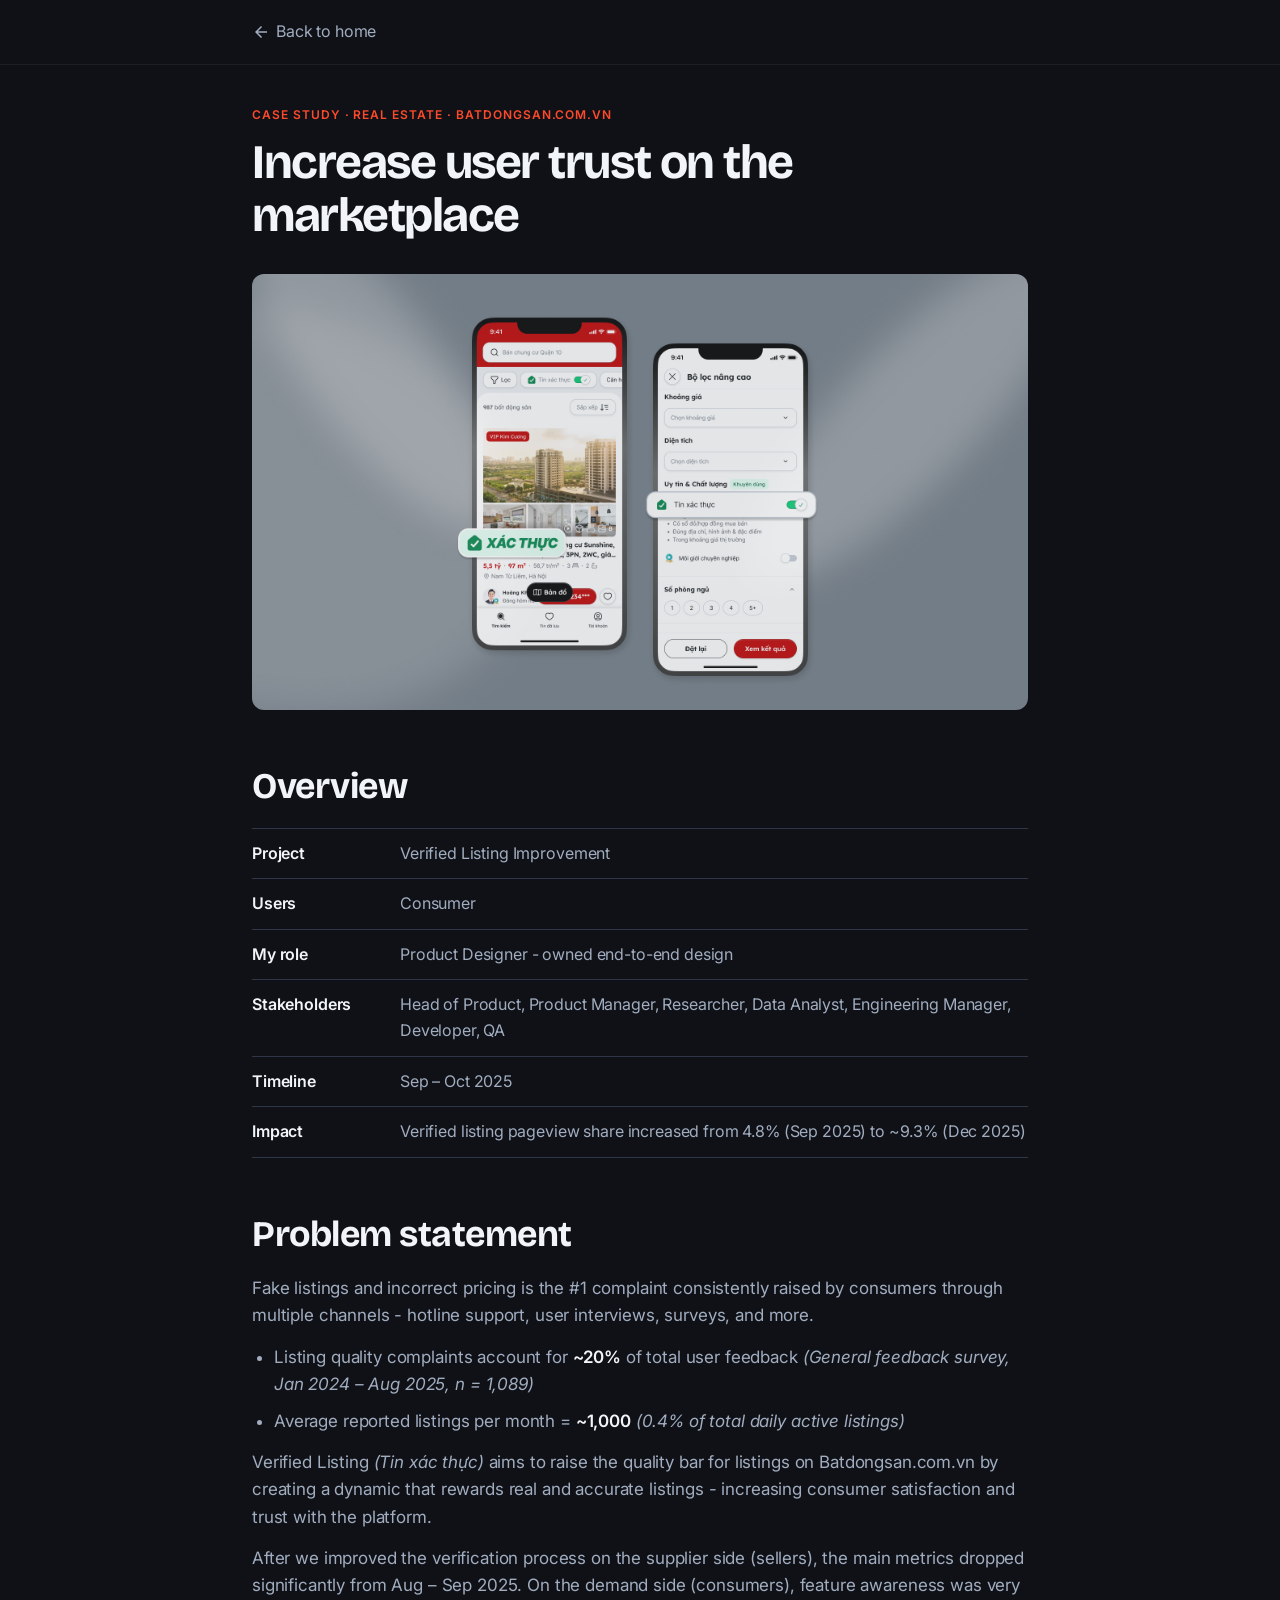
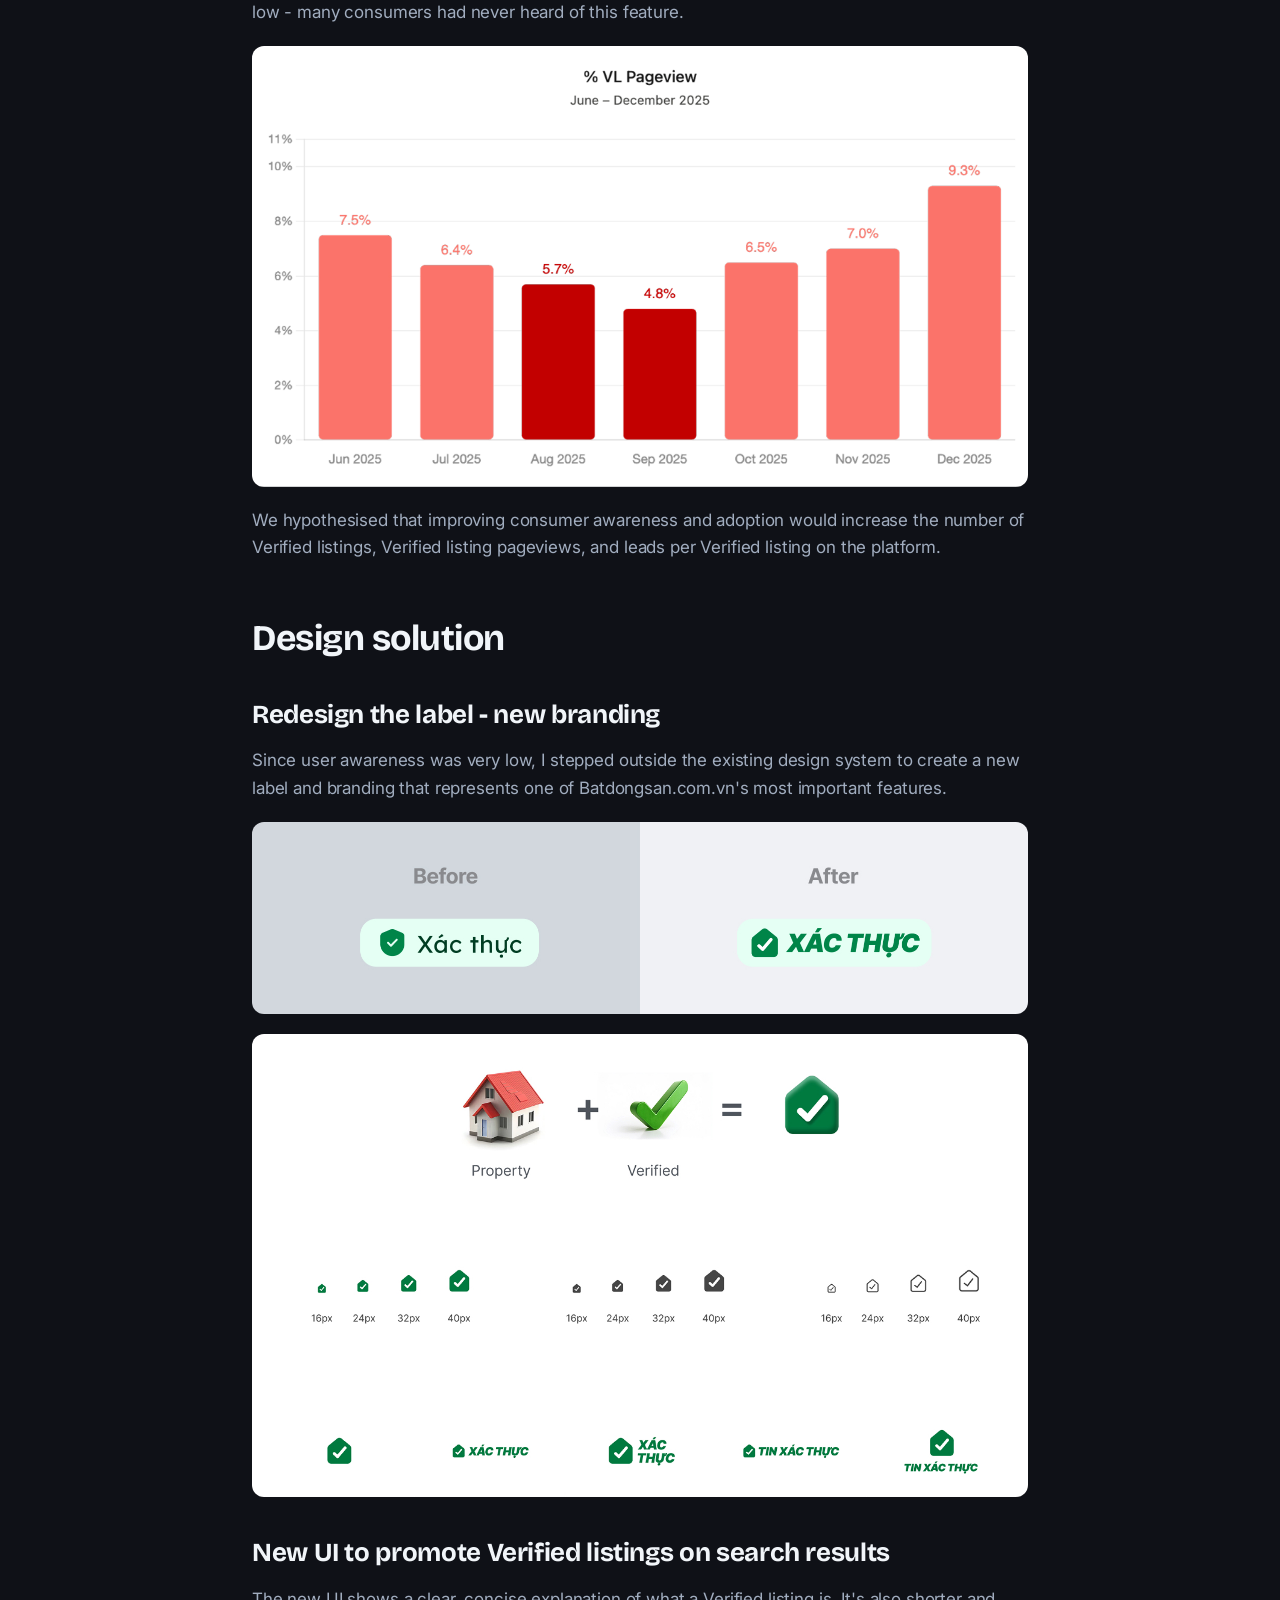
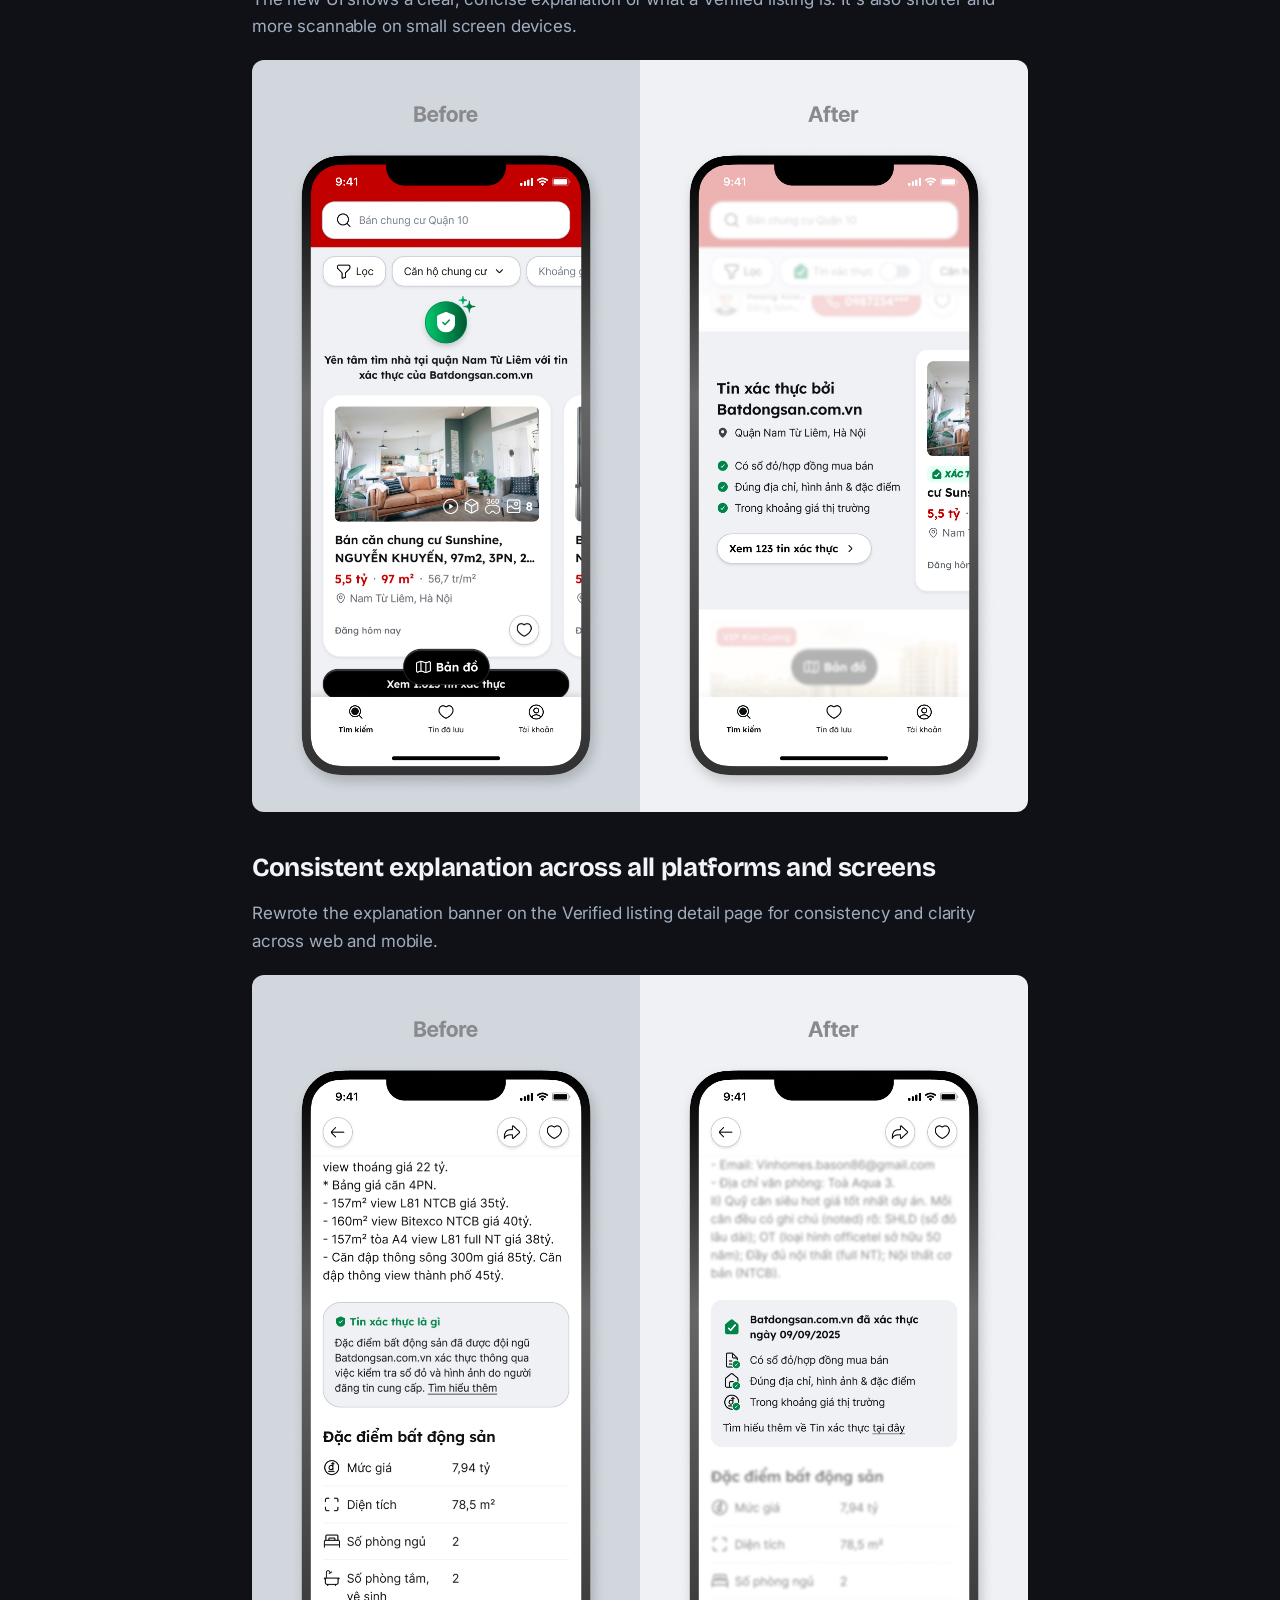
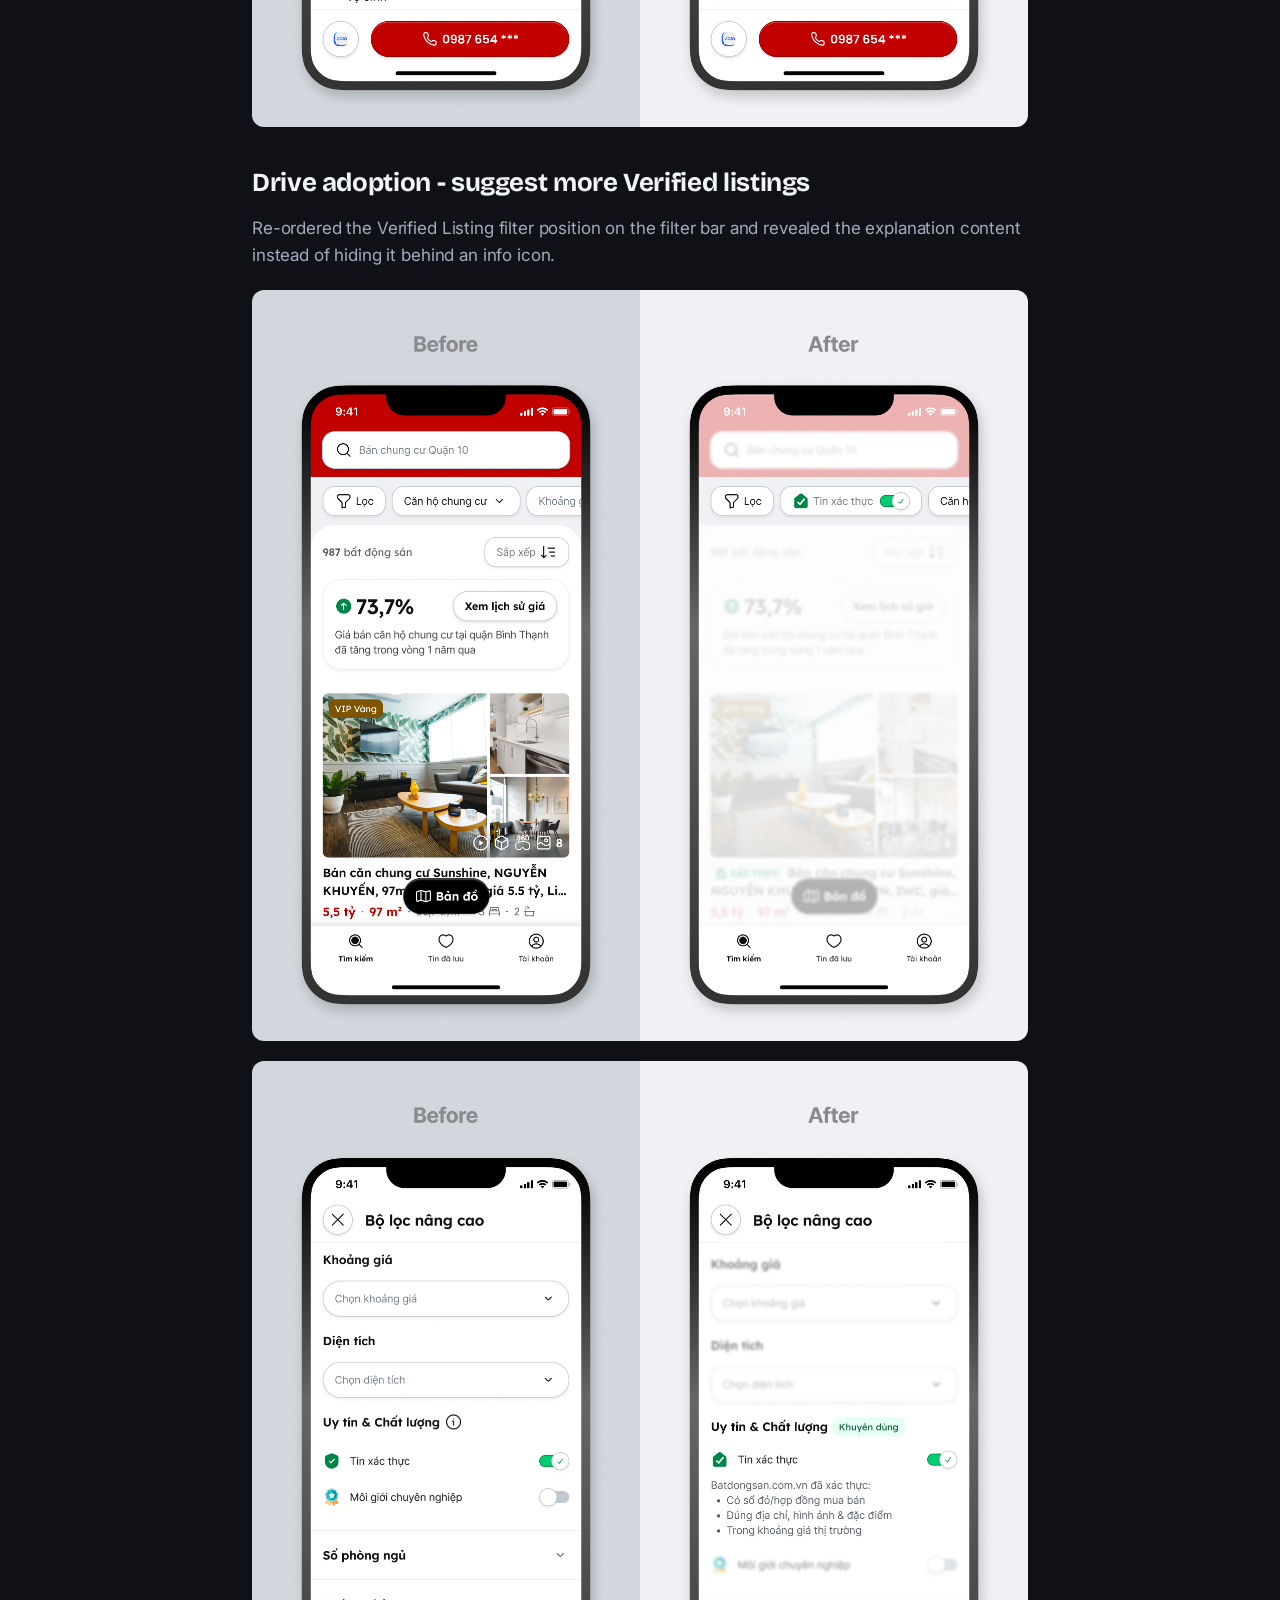
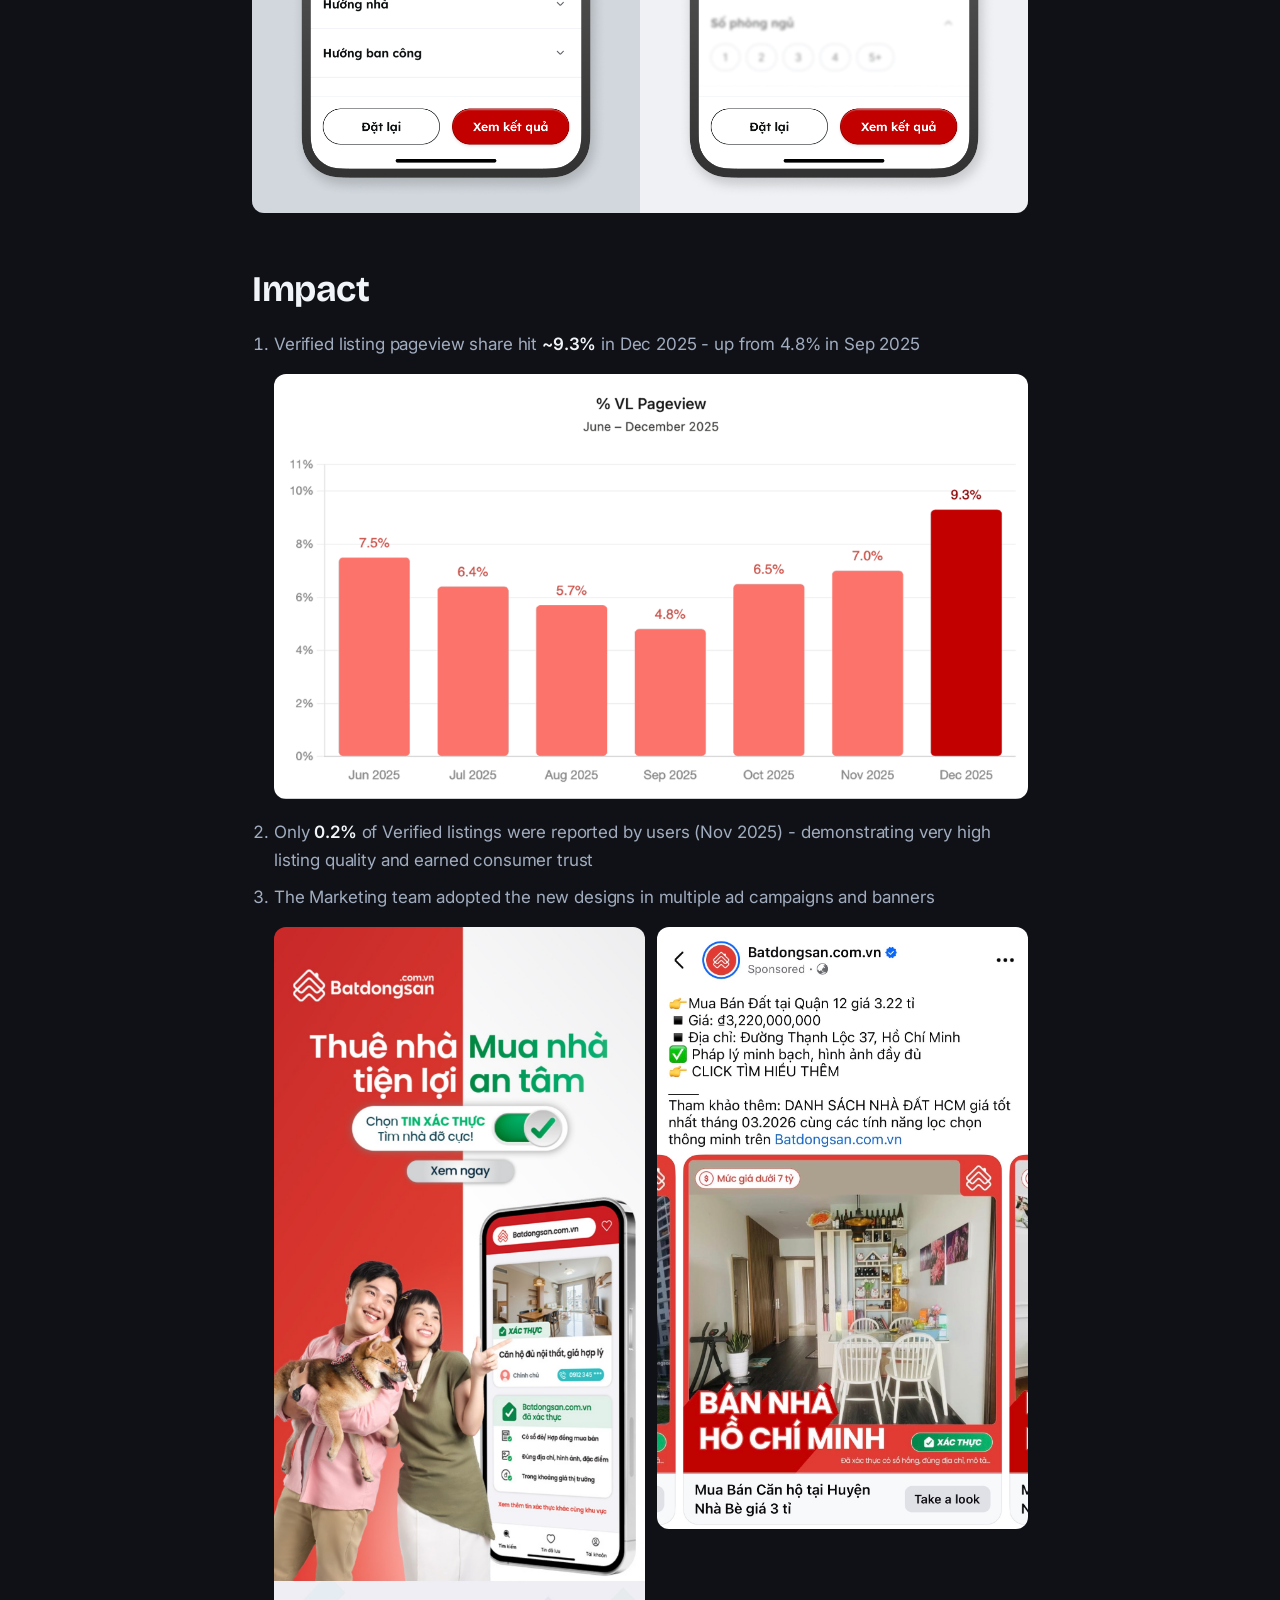
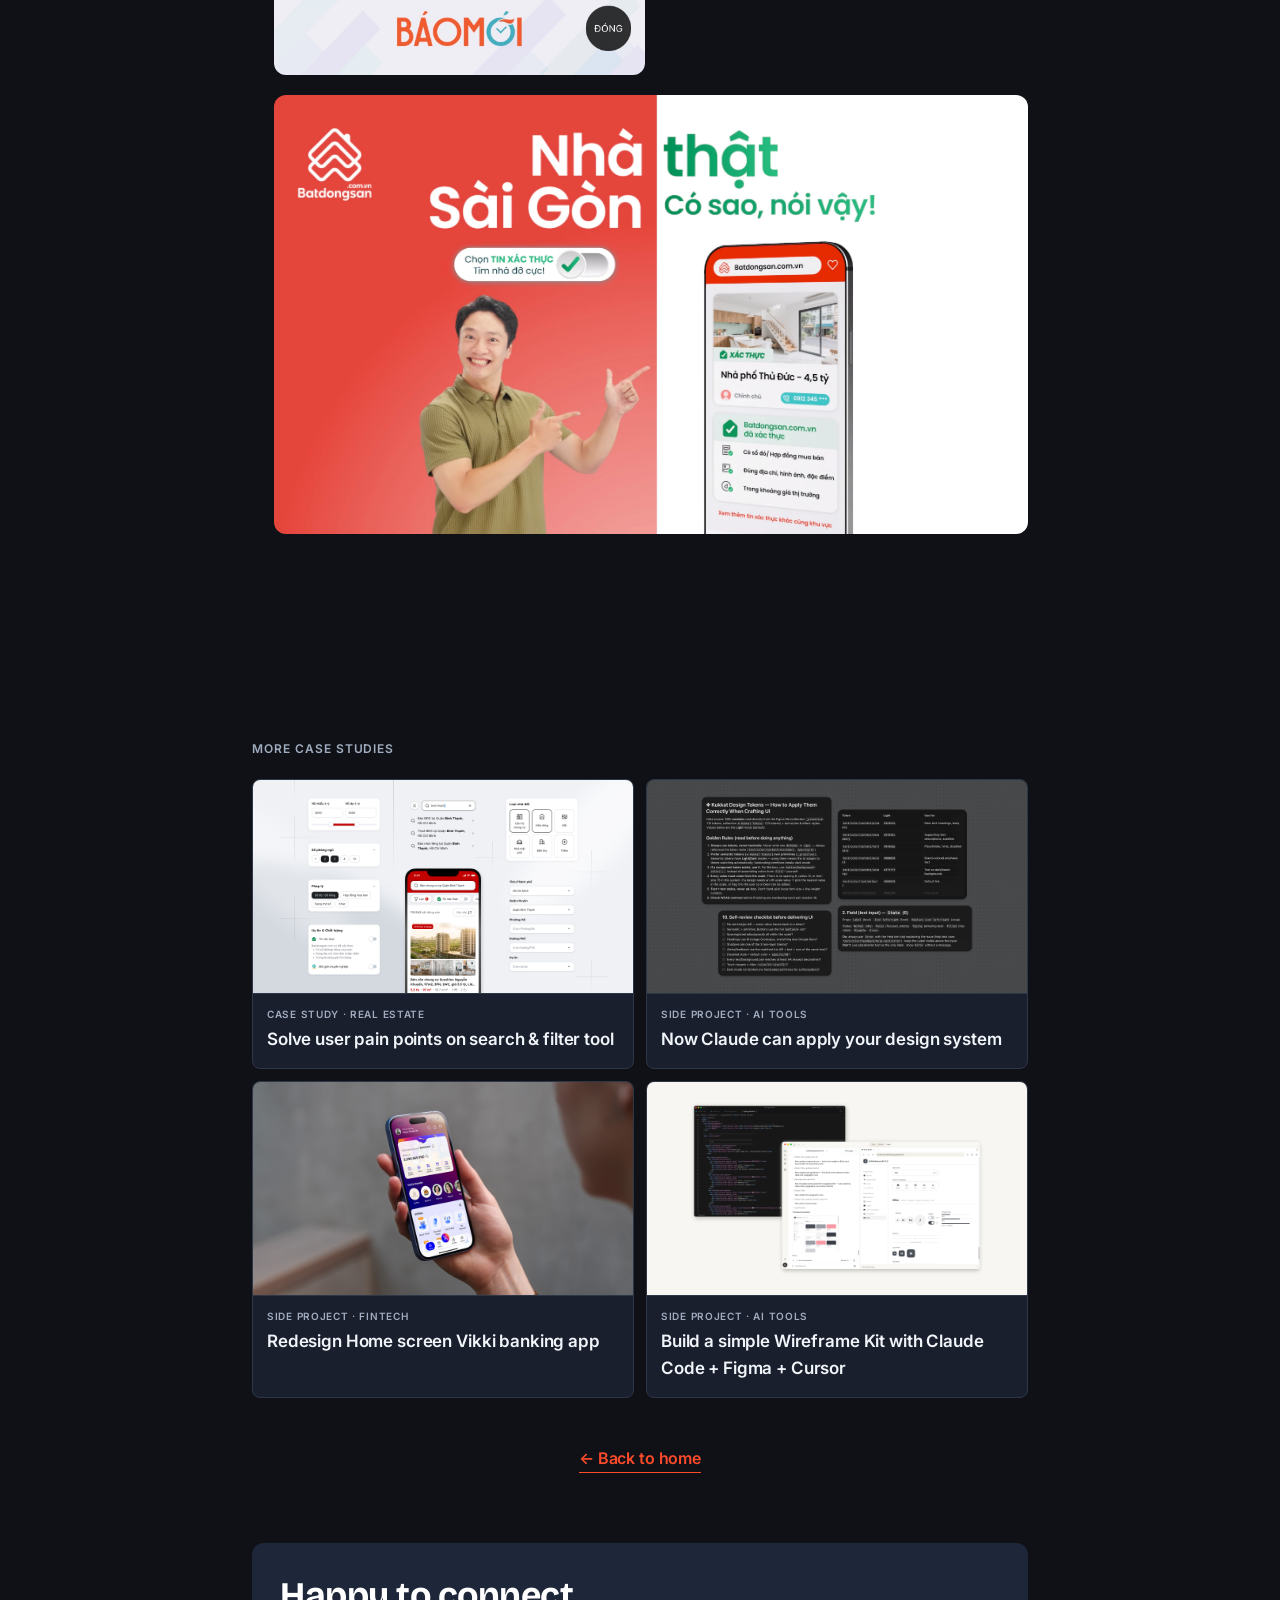
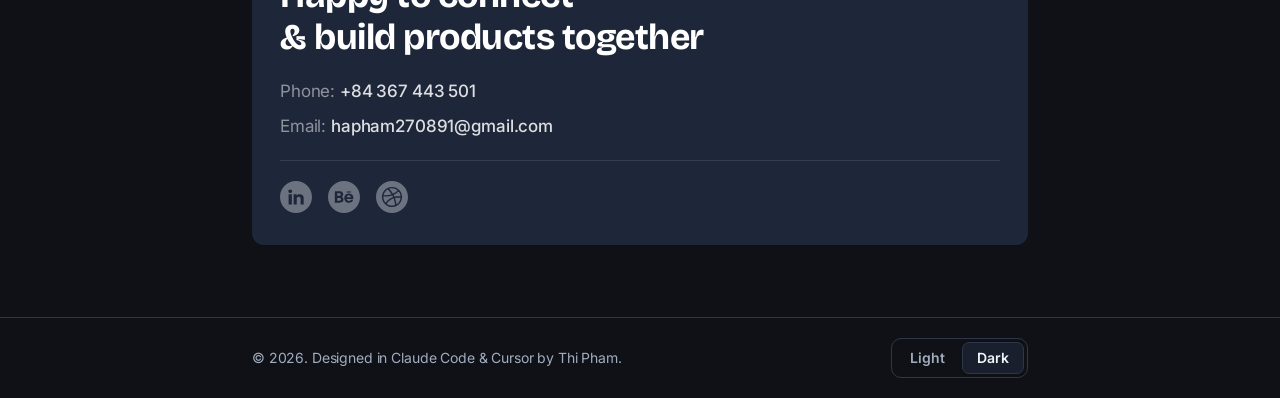
<file: case-study-2.html>
<!DOCTYPE html>
<html lang="en">
<head>
  <!-- Google tag (gtag.js) -->
  <script async src="https://www.googletagmanager.com/gtag/js?id=G-2XC9FC508Y"></script>
  <script>
    window.dataLayer = window.dataLayer || [];
    function gtag(){dataLayer.push(arguments);}
    gtag('js', new Date());

    gtag('config', 'G-2XC9FC508Y');
  </script>
  <meta charset="UTF-8">
  <meta name="viewport" content="width=device-width, initial-scale=1.0">
  <title>Increase user trust on the marketplace - Pham Thi Ha Thi</title>
  <link rel="preconnect" href="https://fonts.googleapis.com">
  <link rel="preconnect" href="https://fonts.gstatic.com" crossorigin>
  <link href="https://fonts.googleapis.com/css2?family=Inter:wght@400;500;600;700;800&display=swap" rel="stylesheet">
  <link rel="icon" type="image/png" href="./favicon.png">
  <link rel="stylesheet" href="./style.css">
</head>
<body>

  <nav class="cs-nav" aria-label="Back navigation">
    <a href="./index.html#featured-works" class="cs-nav__back">
      <svg xmlns="http://www.w3.org/2000/svg" height="18" viewBox="0 0 24 24" fill="currentColor" aria-hidden="true"><path d="M20 11H7.83l5.59-5.59L12 4l-8 8 8 8 1.41-1.41L7.83 13H20v-2z"/></svg>
      Back to home
    </a>
  </nav>


  <main>

    <div class="container">

      <!-- Project header -->
      <div class="cs-header">
        <a href="./index.html#featured-works" class="cs-back-nav">← Back to home</a>
        <p class="cs-eyebrow">Case Study · Real Estate · Batdongsan.com.vn</p>
        <h1 class="cs-title">Increase user trust on the marketplace</h1>
      </div>

      <img
        class="cs-hero-img"
        src="./images/case-study-2/Cover_VL.jpg"
        alt="Verified Listing - cover"
      >

      <!-- ─── Overview ──────────────────────────────────── -->
      <div class="cs-section">
        <h2 class="cs-h1">Overview</h2>

        <table class="cs-overview">
          <tbody>
            <tr>
              <th>Project</th>
              <td>Verified Listing Improvement</td>
            </tr>
            <tr>
              <th>Users</th>
              <td>Consumer</td>
            </tr>
            <tr>
              <th>My role</th>
              <td>Product Designer - owned end-to-end design</td>
            </tr>
            <tr>
              <th>Stakeholders</th>
              <td>Head of Product, Product Manager, Researcher, Data Analyst, Engineering Manager, Developer, QA</td>
            </tr>
            <tr>
              <th>Timeline</th>
              <td>Sep – Oct 2025</td>
            </tr>
            <tr>
              <th>Impact</th>
              <td>Verified listing pageview share increased from 4.8% (Sep 2025) to ~9.3% (Dec 2025)</td>
            </tr>
          </tbody>
        </table>
      </div>

      <!-- ─── Problem Statement ──────────────────────────── -->
      <div class="cs-section">
        <h2 class="cs-h1">Problem statement</h2>

        <p class="cs-p">Fake listings and incorrect pricing is the #1 complaint consistently raised by consumers through multiple channels - hotline support, user interviews, surveys, and more.</p>

        <ul class="cs-ul">
          <li>Listing quality complaints account for <strong>~20%</strong> of total user feedback <em>(General feedback survey, Jan 2024 – Aug 2025, n = 1,089)</em></li>
          <li>Average reported listings per month = <strong>~1,000</strong> <em>(0.4% of total daily active listings)</em></li>
        </ul>

        <p class="cs-p">Verified Listing <em>(Tin xác thực)</em> aims to raise the quality bar for listings on Batdongsan.com.vn by creating a dynamic that rewards real and accurate listings - increasing consumer satisfaction and trust with the platform.</p>

        <p class="cs-p">After we improved the verification process on the supplier side (sellers), the main metrics dropped significantly from Aug – Sep 2025. On the demand side (consumers), feature awareness was very low - many consumers had never heard of this feature.</p>

        <img
          class="cs-img"
          src="./images/case-study-2/3d3f5c75-f474-482f-aca7-58b77d24551e.png"
          alt="Verified Listing metrics drop - Aug to Sep 2025"
          loading="lazy"
        >

        <p class="cs-p">We hypothesised that improving consumer awareness and adoption would increase the number of Verified listings, Verified listing pageviews, and leads per Verified listing on the platform.</p>
      </div>

      <!-- ─── Design Solution ───────────────────────────── -->
      <div class="cs-section">
        <h2 class="cs-h1">Design solution</h2>

        <!-- 1 -->
        <h3 class="cs-h2">Redesign the label - new branding</h3>
        <p class="cs-p">Since user awareness was very low, I stepped outside the existing design system to create a new label and branding that represents one of Batdongsan.com.vn's most important features.</p>

        <img
          class="cs-img"
          src="./images/case-study-2/VL_05.jpg"
          alt="New Verified Listing label branding"
          loading="lazy"
        >
        <img
          class="cs-img"
          src="./images/case-study-2/VL_06.jpg"
          alt="Verified Listing branding applied across surfaces"
          loading="lazy"
        >

        <!-- 2 -->
        <h3 class="cs-h2">New UI to promote Verified listings on search results</h3>
        <p class="cs-p">The new UI shows a clear, concise explanation of what a Verified listing is. It's also shorter and more scannable on small screen devices.</p>

        <img
          class="cs-img"
          src="./images/case-study-2/VL_02.jpg"
          alt="Verified Listing badge on search result page"
          loading="lazy"
        >

        <!-- 3 -->
        <h3 class="cs-h2">Consistent explanation across all platforms and screens</h3>
        <p class="cs-p">Rewrote the explanation banner on the Verified listing detail page for consistency and clarity across web and mobile.</p>

        <img
          class="cs-img"
          src="./images/case-study-2/VL_04.jpg"
          alt="Verified Listing explanation banner on detail page"
          loading="lazy"
        >

        <!-- 4 -->
        <h3 class="cs-h2">Drive adoption - suggest more Verified listings</h3>
        <p class="cs-p">Re-ordered the Verified Listing filter position on the filter bar and revealed the explanation content instead of hiding it behind an info icon.</p>

        <img
          class="cs-img"
          src="./images/case-study-2/VL_01.jpg"
          alt="Verified Listing filter bar - before and after"
          loading="lazy"
        >
        <img
          class="cs-img"
          src="./images/case-study-2/VL_03.jpg"
          alt="Verified Listing filter - revealed explanation"
          loading="lazy"
        >
      </div>

      <!-- ─── Impact ─────────────────────────────────────── -->
      <div class="cs-section">
        <h2 class="cs-h1">Impact</h2>

        <ol class="cs-ol">
          <li>
            Verified listing pageview share hit <strong>~9.3%</strong> in Dec 2025 - up from 4.8% in Sep 2025
            <img
              class="cs-img"
              src="./images/case-study-2/426a5fd0-78d1-4727-9df4-9adf87f96248.png"
              alt="Verified listing pageview share growth chart"
              loading="lazy"
              style="margin-top: 16px;"
            >
          </li>
          <li>Only <strong>0.2%</strong> of Verified listings were reported by users (Nov 2025) - demonstrating very high listing quality and earned consumer trust</li>
          <li>
            The Marketing team adopted the new designs in multiple ad campaigns and banners
            <div class="cs-img-row" style="margin-top: 16px;">
              <img
                src="./images/case-study-2/IMG_5068.jpg"
                alt="Marketing ad using Verified Listing design"
                loading="lazy"
              >
              <img
                src="./images/case-study-2/IMG_5187.jpg"
                alt="Outdoor marketing banner using Verified Listing design"
                loading="lazy"
              >
            </div>
            <img
              class="cs-img"
              src="./images/case-study-2/Screenshot_2026-03-15_at_15.49.52.jpg"
              alt="Verified Listing design used in marketing materials"
              loading="lazy"
            >
          </li>
        </ol>
      </div>

      <!-- Disclaimer -->
      <p class="cs-disclaimer" style="margin-top: 56px;">✽ ✽ ✽ &nbsp;Some information and data in this case study have been modified for privacy</p>

      <!-- ─── More case studies ────────────────────────────── -->
      <div class="cs-more">
        <p class="cs-more-label">More case studies</p>
        <div class="cs-more-grid">
          <a href="./case-study-1.html" class="cs-more-card">
            <img src="./images/case-study-1/Cover_Search.jpg" alt="Solve user pain points on search &amp; filter tool">
            <div class="cs-more-card-body">
              <p class="cs-more-card-eyebrow">Case Study · Real Estate</p>
              <p class="cs-more-card-title">Solve user pain points on search &amp; filter tool</p>
            </div>
          </a>
          <a href="./case-study-7.html" class="cs-more-card">
            <img src="./images/case-study-7/Cover.jpg" alt="Now Claude can apply your design system">
            <div class="cs-more-card-body">
              <p class="cs-more-card-eyebrow">Side Project · AI Tools</p>
              <p class="cs-more-card-title">Now Claude can apply your design system</p>
            </div>
          </a>
          <a href="./case-study-6.html" class="cs-more-card">
            <img src="./images/case-study-6/Cover_Vikki.jpg" alt="Redesign Home screen Vikki banking app">
            <div class="cs-more-card-body">
              <p class="cs-more-card-eyebrow">Side Project · Fintech</p>
              <p class="cs-more-card-title">Redesign Home screen Vikki banking app</p>
            </div>
          </a>
          <a href="./case-study-5.html" class="cs-more-card">
            <img src="./images/case-study-5/Cover_Article.jpg" alt="Build a simple Wireframe Kit with Claude Code + Figma + Cursor">
            <div class="cs-more-card-body">
              <p class="cs-more-card-eyebrow">Side Project · AI Tools</p>
              <p class="cs-more-card-title">Build a simple Wireframe Kit with Claude Code + Figma + Cursor</p>
            </div>
          </a>
        </div>
      </div>

      <a href="./index.html" class="cs-back-link">← Back to home</a>

      <div class="contact-card">
        <p class="contact-heading">Happy to connect<br>&amp; build products together</p>
        <div class="contact-rows">
          <p class="contact-row">Phone: <a href="tel:+84367443501">+84 367 443 501</a></p>
          <p class="contact-row">Email: <a href="mailto:hapham270891@gmail.com">hapham270891@gmail.com</a></p>
        </div>
        <div class="contact-social">
          <a href="https://www.linkedin.com/in/thipth" target="_blank" rel="noopener" aria-label="LinkedIn">
            <svg viewBox="0 0 32 32" fill="none" xmlns="http://www.w3.org/2000/svg">
<path d="M16.0361 0C24.8526 0 32 7.14753 32 15.9639V16.0361C32 24.8525 24.8526 32 16.0361 32H15.9639C7.14744 32 0 24.8525 0 16.0361V15.9639C0 7.14753 7.14744 0 15.9639 0H16.0361ZM8.59961 13.3301V23.5977H11.8438V13.3301H8.59961ZM19.8076 13.1924C19.1426 13.1924 18.5443 13.322 18.0127 13.582C17.4811 13.8421 17.0579 14.1954 16.7441 14.6426V13.3008H13.6445V23.416H16.7441V17.9229C16.7442 17.2465 16.9203 16.7209 17.2705 16.3467C17.6208 15.9716 18.0926 15.7842 18.6836 15.7842C19.2746 15.7842 19.7464 15.9725 20.0967 16.3467C20.4469 16.7209 20.623 17.2465 20.623 17.9229V23.416H23.7041V17.5068C23.7041 16.1653 23.3508 15.1115 22.6436 14.3438V14.3428C21.9373 13.5763 20.9915 13.1924 19.8076 13.1924ZM10.2314 8.40137C9.6624 8.40138 9.19773 8.5694 8.83691 8.9043C8.47719 9.24012 8.2969 9.67289 8.29688 10.166C8.29688 10.6593 8.47609 11.0743 8.83691 11.4092C9.19772 11.7441 9.6749 11.9121 10.2314 11.9121C10.7879 11.9121 11.2457 11.7439 11.6064 11.4092C11.9663 11.0743 12.1465 10.6717 12.1465 10.166C12.1465 9.66034 11.9672 9.23918 11.6064 8.9043C11.2466 8.56944 10.8005 8.40137 10.2314 8.40137Z" fill="currentColor"/>
</svg>
          </a>
          <a href="https://www.behance.net/thipth" target="_blank" rel="noopener" aria-label="Behance">
            <svg viewBox="0 0 32 32" fill="none" xmlns="http://www.w3.org/2000/svg">
<path d="M16.0361 0C24.8526 0 32 7.14753 32 15.9639V16.0361C32 24.8525 24.8526 32 16.0361 32H15.9639C7.14744 32 0 24.8525 0 16.0361V15.9639C0 7.14753 7.14744 0 15.9639 0H16.0361ZM20.8613 12.4316C20.013 12.4317 19.1812 12.6254 18.4912 13.0117C17.8002 13.3993 17.2558 13.9572 16.876 14.6689L16.8408 14.7363C16.4844 15.4321 16.3057 16.2384 16.3057 17.1309C16.3057 18.0529 16.5018 18.8845 16.8936 19.5947C17.2842 20.304 17.8322 20.864 18.5225 21.2559C19.2118 21.6477 20.0007 21.8447 20.8633 21.8447C21.9191 21.8446 22.8279 21.5758 23.5557 21.0371C24.2771 20.503 24.7842 19.8049 25.0605 18.9668L25.0791 18.9102L25.1504 18.6963H22.792L22.7354 18.8105L22.7344 18.8115C22.5509 19.1832 22.3037 19.4562 21.9971 19.6377C21.6898 19.8195 21.3125 19.915 20.8613 19.915C20.2383 19.915 19.7129 19.7181 19.291 19.3359C18.9211 18.9996 18.6908 18.5592 18.6084 18.0166H25.2148L25.2363 17.8799L25.2422 17.8418C25.2862 17.5665 25.3076 17.2579 25.3076 16.9258C25.3076 16.0547 25.1191 15.2665 24.7432 14.5869C24.3677 13.9084 23.8347 13.3719 23.1602 12.9961C22.4865 12.6202 21.7107 12.4317 20.8613 12.4316ZM6.85449 10.2129V21.79H11.5439C12.3119 21.79 12.998 21.6498 13.582 21.374C14.1772 21.0938 14.6416 20.702 14.96 20.21C15.2795 19.7156 15.4424 19.1533 15.4424 18.54C15.4423 17.8215 15.2135 17.1698 14.7617 16.6025V16.6016C14.4837 16.253 14.165 15.9861 13.8086 15.8057C14.1236 15.614 14.3949 15.3788 14.6191 15.0986C14.9969 14.6255 15.1885 14.0323 15.1885 13.335C15.1885 12.7531 15.0353 12.2181 14.7314 11.7461C14.4288 11.2742 13.9778 10.8959 13.3916 10.6201C12.8176 10.3499 12.126 10.2129 11.3379 10.2129H6.85449ZM11.3223 16.8848C11.867 16.8848 12.2863 17.0167 12.6035 17.2891C12.9073 17.5503 13.0556 17.8967 13.0557 18.3496C13.0557 18.8025 12.9183 19.1225 12.6357 19.3613C12.3432 19.6089 11.9226 19.7344 11.3848 19.7344H9.24023V16.8848H11.3223ZM20.7822 14.3623C21.4198 14.3623 21.9511 14.5503 22.3721 14.9141C22.7374 15.2293 22.9504 15.6415 23.002 16.1504H18.6367C18.7424 15.6315 18.9747 15.2158 19.3232 14.9043L19.374 14.8574C19.7653 14.5288 20.2368 14.3623 20.7822 14.3623ZM11.1797 12.2656C11.6965 12.2656 12.0991 12.3831 12.376 12.6162C12.6416 12.8393 12.7705 13.1477 12.7705 13.5557C12.7705 13.9637 12.6431 14.2803 12.3809 14.4922C12.1039 14.7164 11.6988 14.8301 11.1797 14.8301H9.24023V12.2656H11.1797ZM18.5918 10.4795V11.5283H23.0205V10.4795H18.5918Z" fill="currentColor"/>
</svg>
          </a>
          <a href="https://dribbble.com/thipham" target="_blank" rel="noopener" aria-label="Dribbble">
            <svg viewBox="0 0 32 32" fill="none" xmlns="http://www.w3.org/2000/svg">
<path d="M16.0361 0C24.8526 0 32 7.14753 32 15.9639V16.0361C32 24.8525 24.8526 32 16.0361 32H15.9639C7.14744 32 0 24.8525 0 16.0361V15.9639C0 7.14753 7.14744 0 15.9639 0H16.0361ZM15.9951 5.94629C14.5893 5.94629 13.237 6.22997 11.9668 6.78711L11.957 6.7793L11.5439 6.9834C10.998 7.25358 10.4819 7.57011 10.001 7.92773C9.68057 8.16638 9.37597 8.42196 9.08691 8.69531C8.97936 8.79727 8.87456 8.90138 8.77148 9.00781C7.35779 10.4686 6.39813 12.3423 6.06738 14.3916L5.96094 15.0557L5.98438 15.0605C5.95523 15.3722 5.93945 15.6881 5.93945 16.002C5.93956 18.6666 7.00206 21.2219 8.87305 23.0996L8.86523 23.1143L9.28516 23.4893C11.1316 25.144 13.5142 26.0566 15.9941 26.0566C16.17 26.0566 16.3449 26.0519 16.5186 26.043C17.7382 25.9813 18.9189 25.7018 20.0332 25.2119H20.0352L20.4717 25.0195V25.0059C23.7171 23.3858 25.8845 20.0754 26.0381 16.4443V16.4209L26.0391 16.416C26.0413 16.3814 26.0419 16.3453 26.043 16.3096L26.0625 15.8643L26.0459 15.8604C26.0134 13.5083 25.1745 11.2793 23.6621 9.49902L23.6797 9.48047L23.2041 8.99023C21.2927 7.02726 18.7328 5.94637 15.9951 5.94629ZM17.6328 17.3691C18.4333 19.5776 18.909 21.8839 19.0166 24.0801C18.8922 24.1271 18.7662 24.1716 18.6406 24.2119C18.6072 24.223 18.5725 24.2312 18.5391 24.2412C18.4404 24.2715 18.34 24.3022 18.2402 24.3291C18.191 24.3425 18.1402 24.3537 18.0898 24.3672C18.0047 24.3885 17.9192 24.4087 17.833 24.4277C17.7794 24.44 17.7246 24.4498 17.6699 24.4609C17.587 24.4777 17.504 24.4932 17.4199 24.5078C17.3651 24.5168 17.3089 24.5254 17.2529 24.5332C17.1678 24.5455 17.0824 24.5565 16.9961 24.5654C16.9424 24.5721 16.8896 24.5784 16.8359 24.584C16.7418 24.5929 16.6469 24.5999 16.5527 24.6055C16.5069 24.6088 16.4618 24.612 16.416 24.6143C16.2761 24.621 16.1351 24.625 15.9941 24.625C15.8663 24.625 15.739 24.6218 15.6123 24.6162L15.6113 24.6182C15.57 24.6159 15.5286 24.6126 15.4873 24.6104C15.4021 24.6059 15.3176 24.6006 15.2324 24.5928C15.1833 24.5883 15.1351 24.5827 15.0859 24.5771C15.0097 24.5693 14.9317 24.5599 14.8555 24.5498C14.804 24.5431 14.7526 24.5352 14.7012 24.5273C14.6283 24.5161 14.5553 24.5056 14.4824 24.4922C14.4297 24.4832 14.3768 24.4721 14.3252 24.4609C14.2536 24.4464 14.1828 24.4327 14.1123 24.417C14.0598 24.4058 14.0084 24.3933 13.957 24.3799C13.8865 24.3631 13.8155 24.3441 13.7461 24.3262C13.6947 24.3128 13.6441 24.2977 13.5938 24.2832C13.5232 24.263 13.4524 24.2402 13.3818 24.2178C13.3325 24.2021 13.2837 24.1877 13.2344 24.1709C13.1617 24.1463 13.0891 24.1195 13.0176 24.0938C12.9728 24.077 12.9266 24.0609 12.8818 24.043C12.8035 24.0128 12.7248 23.9808 12.6465 23.9473C12.6095 23.9316 12.5722 23.9161 12.5352 23.9004C12.4231 23.8511 12.312 23.7999 12.2021 23.7461C12.2 23.7461 12.1975 23.7443 12.1953 23.7432C12.0822 23.6883 11.9712 23.6298 11.8604 23.5693C11.8279 23.5514 11.7953 23.5306 11.7617 23.5127C11.6856 23.4701 11.6092 23.4266 11.5342 23.3818C11.4939 23.3572 11.4534 23.3314 11.4131 23.3057C11.347 23.2642 11.2808 23.2224 11.2158 23.1787C11.1733 23.1507 11.1303 23.1209 11.0889 23.0918C11.0273 23.0493 10.9667 23.0067 10.9062 22.9619C10.8626 22.9306 10.8199 22.8977 10.7773 22.8652C10.7449 22.8406 10.7121 22.8148 10.6797 22.7891C12.1248 20.4078 14.4367 18.5432 17.2451 17.5039C17.3728 17.4569 17.5028 17.4128 17.6328 17.3691ZM19.0107 16.9844C20.8796 16.564 22.7769 16.5511 24.5684 16.9502C24.5684 16.9557 24.5675 16.9614 24.5664 16.9658H24.5654C24.561 17.0016 24.5572 17.0375 24.5527 17.0732C24.5449 17.1348 24.5363 17.1964 24.5273 17.2568C24.5217 17.2961 24.5155 17.3358 24.5088 17.375C24.4998 17.4322 24.4896 17.4897 24.4795 17.5469C24.4717 17.5882 24.464 17.6286 24.4551 17.6699C24.4439 17.7248 24.4332 17.7802 24.4209 17.834C24.412 17.8753 24.4016 17.9167 24.3916 17.958C24.3793 18.0118 24.366 18.0646 24.3525 18.1172C24.3413 18.1586 24.3305 18.2017 24.3193 18.2432C24.3048 18.2946 24.2899 18.347 24.2754 18.3984C24.2631 18.4399 24.2508 18.4829 24.2373 18.5244C24.2216 18.5759 24.2051 18.6263 24.1895 18.6777C24.176 18.7191 24.161 18.7604 24.1465 18.8018C24.1286 18.8521 24.1107 18.9028 24.0928 18.9531C24.0783 18.9933 24.0625 19.035 24.0469 19.0752C24.0279 19.1256 24.0074 19.1752 23.9873 19.2256C23.9716 19.2659 23.9543 19.3054 23.9375 19.3457C23.9162 19.395 23.8955 19.4448 23.873 19.4941C23.8552 19.5333 23.8382 19.5723 23.8203 19.6104C23.7968 19.6597 23.7726 19.7095 23.749 19.7588C23.7312 19.7967 23.7123 19.8341 23.6934 19.8721C23.6688 19.9212 23.6419 19.9704 23.6162 20.0195C23.5972 20.0554 23.5776 20.0911 23.5586 20.127C23.5306 20.1773 23.5018 20.228 23.4727 20.2783C23.4536 20.3119 23.4341 20.3455 23.415 20.3779C23.3825 20.4329 23.3491 20.4882 23.3154 20.542C23.2987 20.5688 23.2824 20.5971 23.2656 20.625C23.2186 20.699 23.1694 20.7719 23.1201 20.8447C23.1157 20.8524 23.1109 20.8595 23.1064 20.8672C23.0515 20.9468 22.9947 21.0251 22.9375 21.1035C22.9208 21.1258 22.9035 21.1486 22.8867 21.1709C22.8464 21.2258 22.8042 21.2802 22.7627 21.334C22.7404 21.363 22.7168 21.3909 22.6934 21.4199C22.6564 21.4658 22.6182 21.5128 22.5801 21.5576C22.5544 21.5878 22.5277 21.6182 22.502 21.6484C22.465 21.691 22.4277 21.7338 22.3896 21.7764C22.3617 21.8077 22.3336 21.838 22.3057 21.8682C22.2687 21.9085 22.2305 21.949 22.1924 21.9893C22.1633 22.0195 22.1328 22.0499 22.1025 22.0801C22.0645 22.1181 22.0264 22.1573 21.9873 22.1953C21.956 22.2255 21.9258 22.255 21.8945 22.2852C21.8553 22.3221 21.8156 22.3596 21.7764 22.3955C21.7439 22.4246 21.7112 22.4533 21.6787 22.4824C21.6384 22.5183 21.5981 22.5532 21.5566 22.5879C21.5231 22.6158 21.4907 22.6439 21.4561 22.6719C21.4146 22.7055 21.3727 22.7409 21.3301 22.7734C21.2965 22.8003 21.2612 22.8267 21.2266 22.8535C21.1841 22.8859 21.1411 22.9188 21.0986 22.9512C21.0639 22.977 21.0269 23.0025 20.9922 23.0283C20.9485 23.0597 20.9042 23.0918 20.8594 23.1221C20.8236 23.1467 20.7887 23.1709 20.7529 23.1943C20.707 23.2246 20.6592 23.255 20.6133 23.2842C20.5775 23.3065 20.5416 23.3302 20.5059 23.3525C20.4724 23.3737 20.4379 23.3929 20.4033 23.4141C20.2407 21.293 19.7652 19.0965 19.0107 16.9844ZM16.3418 14.4336C16.613 14.9547 16.8679 15.4917 17.1055 16.043C16.9856 16.0833 16.8668 16.1243 16.748 16.168C13.7324 17.2835 11.2332 19.2687 9.61328 21.8057C8.17602 20.226 7.36523 18.1548 7.36523 16C7.36525 15.7838 7.37494 15.5676 7.39062 15.3525C8.256 15.4982 9.1473 15.5713 10.0508 15.5713C12.1338 15.5713 14.2857 15.1881 16.3418 14.4336ZM22.6621 10.5283C23.8235 11.9397 24.4992 13.6674 24.6035 15.498C22.6207 15.1002 20.5332 15.1497 18.4854 15.6416C18.2321 15.042 17.9613 14.4557 17.6699 13.8887C19.5466 13.0355 21.2495 11.8882 22.6621 10.5283ZM11.7656 8.47656C13.2084 9.73214 14.5306 11.3354 15.6338 13.166C12.9723 14.1021 10.1615 14.3741 7.61328 13.9414C7.6155 13.9314 7.6179 13.9221 7.62012 13.9121L7.62109 13.9141C7.6536 13.7829 7.68929 13.6515 7.72852 13.5215C7.73521 13.4981 7.74331 13.4736 7.75 13.4502C7.78923 13.3235 7.83114 13.1977 7.87598 13.0732C7.87927 13.0644 7.88148 13.0567 7.88477 13.0479C7.89037 13.0322 7.89576 13.0157 7.90137 13C7.9473 12.8768 7.99549 12.7557 8.0459 12.6348C8.05374 12.6168 8.06052 12.5999 8.06836 12.582C8.06948 12.5788 8.07211 12.5756 8.07324 12.5713C8.12589 12.4481 8.18185 12.3269 8.24121 12.207C8.25018 12.188 8.26056 12.1686 8.26953 12.1484C8.33005 12.0274 8.39287 11.9087 8.45898 11.791C8.46907 11.772 8.47902 11.7533 8.49023 11.7354C8.55516 11.6212 8.62383 11.5084 8.69434 11.3965C8.70215 11.3842 8.70996 11.3717 8.71777 11.3594C8.72221 11.3516 8.72786 11.3437 8.7334 11.3359C8.80512 11.2239 8.87985 11.1134 8.95605 11.0059C8.96951 10.9868 8.98459 10.9663 8.99805 10.9473C9.07643 10.8387 9.15822 10.7312 9.24219 10.626C9.25563 10.6092 9.27074 10.592 9.28418 10.5752C9.36923 10.47 9.45624 10.3655 9.54688 10.2637C9.55806 10.2503 9.57085 10.238 9.58203 10.2246C9.67502 10.1204 9.77153 10.0196 9.87012 9.91992C9.88132 9.90871 9.89114 9.89793 9.90234 9.88672C9.99874 9.79144 10.0964 9.69724 10.1973 9.60645C10.2062 9.59863 10.2157 9.58985 10.2246 9.58203C10.2301 9.5776 10.2347 9.57279 10.2402 9.56836C10.3411 9.47874 10.4446 9.39192 10.5488 9.30566C10.5656 9.29225 10.5819 9.27709 10.5986 9.26367C10.7051 9.17847 10.8128 9.09634 10.9238 9.01562C10.9429 9.00219 10.9623 8.98804 10.9824 8.97461C11.0934 8.89503 11.2068 8.81714 11.3223 8.74316C11.3401 8.73204 11.3592 8.7201 11.377 8.70898C11.4958 8.63387 11.6159 8.56072 11.7393 8.49121C11.7481 8.48678 11.7568 8.48099 11.7656 8.47656ZM16.4111 7.38184V7.38379C16.4569 7.38604 16.503 7.39034 16.5488 7.39258C16.6417 7.39817 16.7335 7.40526 16.8252 7.41309C16.879 7.41869 16.9335 7.42506 16.9873 7.43066C17.0702 7.43963 17.1535 7.4496 17.2363 7.46191C17.2934 7.46975 17.3493 7.48031 17.4053 7.48926C17.4848 7.50269 17.5632 7.51572 17.6416 7.53027C17.6988 7.54148 17.7563 7.5531 17.8135 7.56543C17.8907 7.58221 17.9679 7.59915 18.0439 7.61816C18.1011 7.63162 18.1578 7.64558 18.2139 7.66016C18.29 7.68031 18.3662 7.70222 18.4424 7.72461C18.4972 7.74028 18.5526 7.75665 18.6074 7.77344C18.6847 7.79807 18.7616 7.8247 18.8389 7.85156C18.8904 7.8695 18.9426 7.88622 18.9941 7.90527C19.0769 7.9366 19.1596 7.96937 19.2412 8.00293C19.2847 8.02078 19.3287 8.03575 19.3711 8.05469C19.4888 8.10514 19.6062 8.15796 19.7217 8.21289C19.7328 8.21847 19.7447 8.22489 19.7559 8.23047C19.8724 8.28652 19.9883 8.34557 20.1016 8.40723C20.143 8.42961 20.1833 8.45306 20.2236 8.47656C20.301 8.52027 20.3787 8.56425 20.4561 8.61133C20.503 8.63931 20.5479 8.67013 20.5938 8.69922C20.6631 8.74285 20.7316 8.78617 20.7998 8.83203C20.848 8.86453 20.8953 8.89817 20.9424 8.93066C21.0073 8.97658 21.0719 9.02314 21.1357 9.07129C21.1828 9.10603 21.2293 9.14187 21.2764 9.17773C21.3391 9.22702 21.4023 9.2766 21.4639 9.32812C21.5086 9.36502 21.5539 9.40242 21.5986 9.44043C21.6222 9.4606 21.6454 9.48374 21.6689 9.50391C20.3483 10.7752 18.7455 11.8424 16.9775 12.6328C15.8968 10.7977 14.6056 9.16635 13.1875 7.83789C14.0843 7.52851 15.0237 7.37114 15.9922 7.37109C16.1323 7.37109 16.2721 7.37511 16.4111 7.38184Z" fill="currentColor"/>
</svg>
          </a>
        </div>
      </div>

    </div>
  </main>

  <footer class="site-footer">
    <div class="container">
      <span class="footer-copy">© 2026. Designed in Claude Code &amp; Cursor by Thi Pham.</span>
      <div class="theme-toggle" role="group" aria-label="Color theme">
        <button class="theme-opt" data-theme-val="light">Light</button>
        <button class="theme-opt" data-theme-val="dark">Dark</button>
      </div>
    </div>
  </footer>

  <button class="back-to-top" aria-label="Back to top">
    <svg xmlns="http://www.w3.org/2000/svg" viewBox="0 0 24 24" fill="currentColor"><path d="M7.41 15.41L12 10.83l4.59 4.58L18 14l-6-6-6 6 1.41 1.41z"/></svg>
  </button>
  <script src="./main.js"></script>
</body>
</html>
</file>
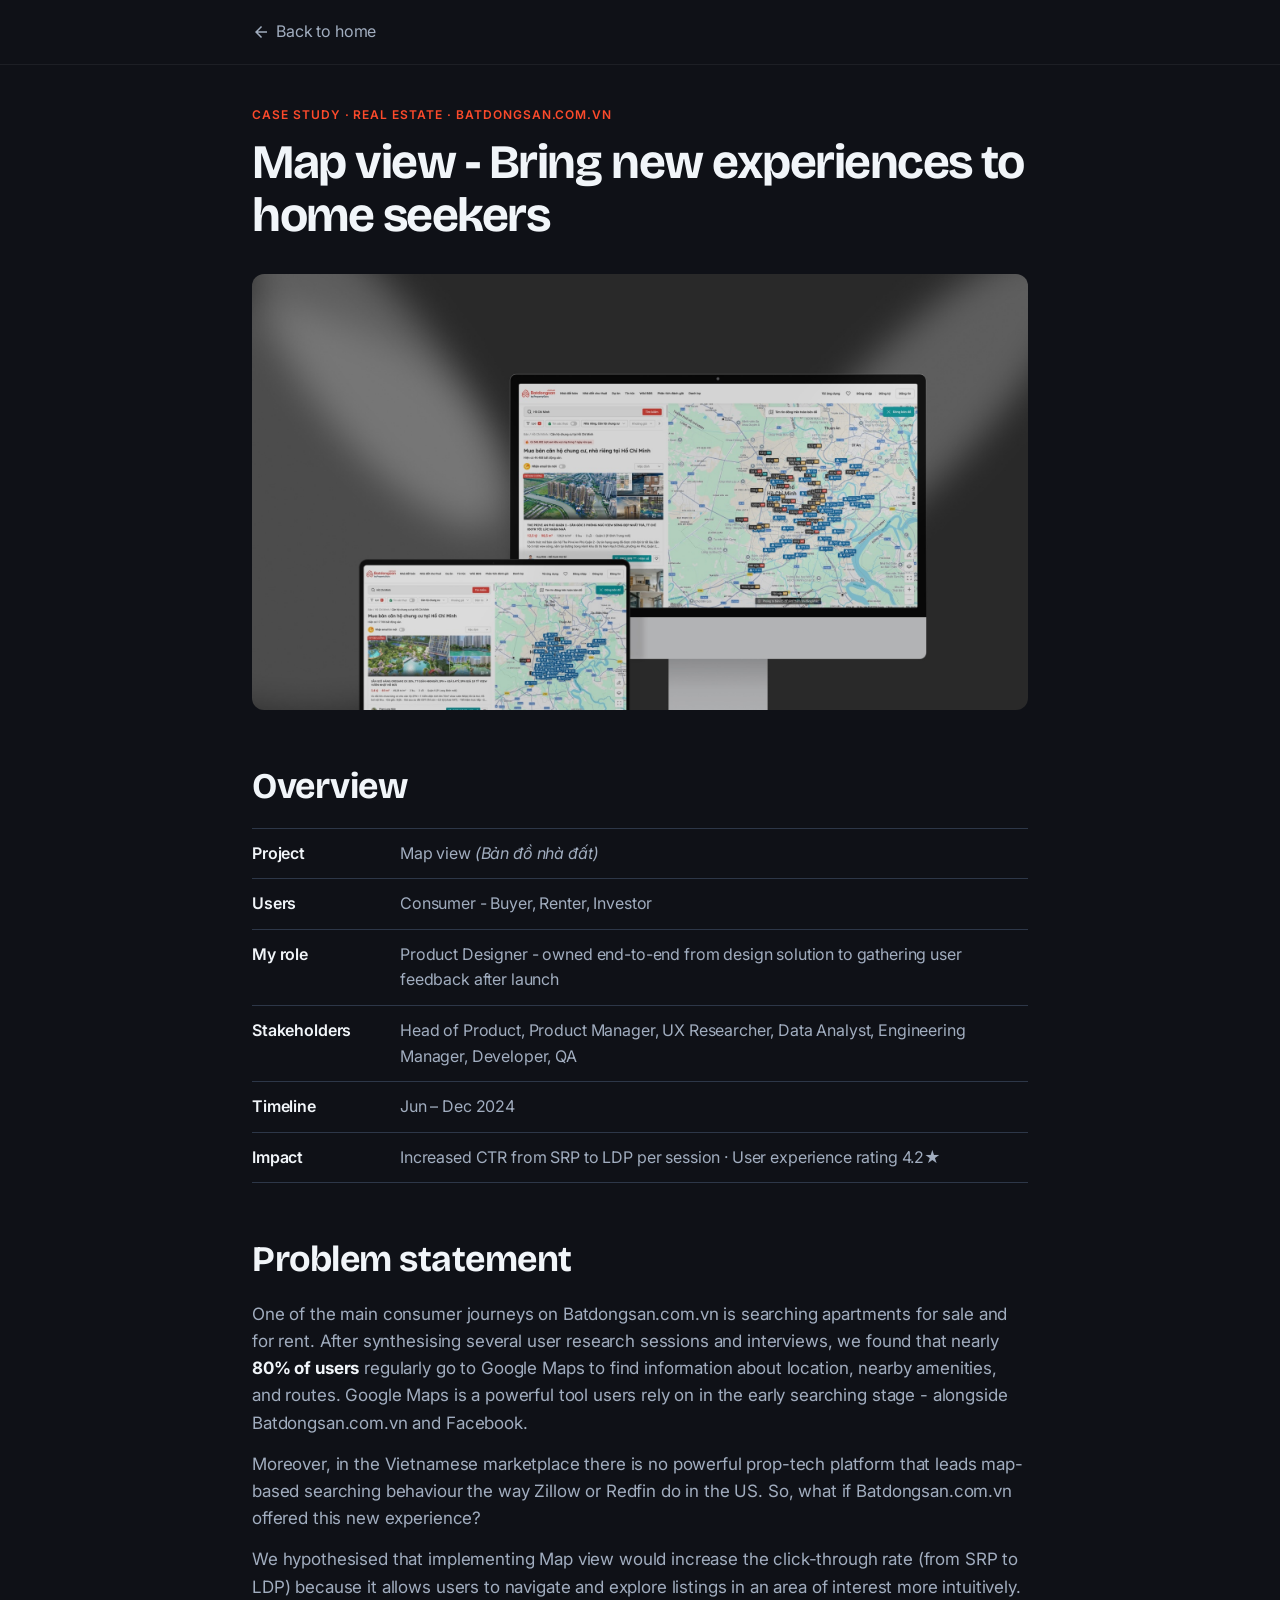
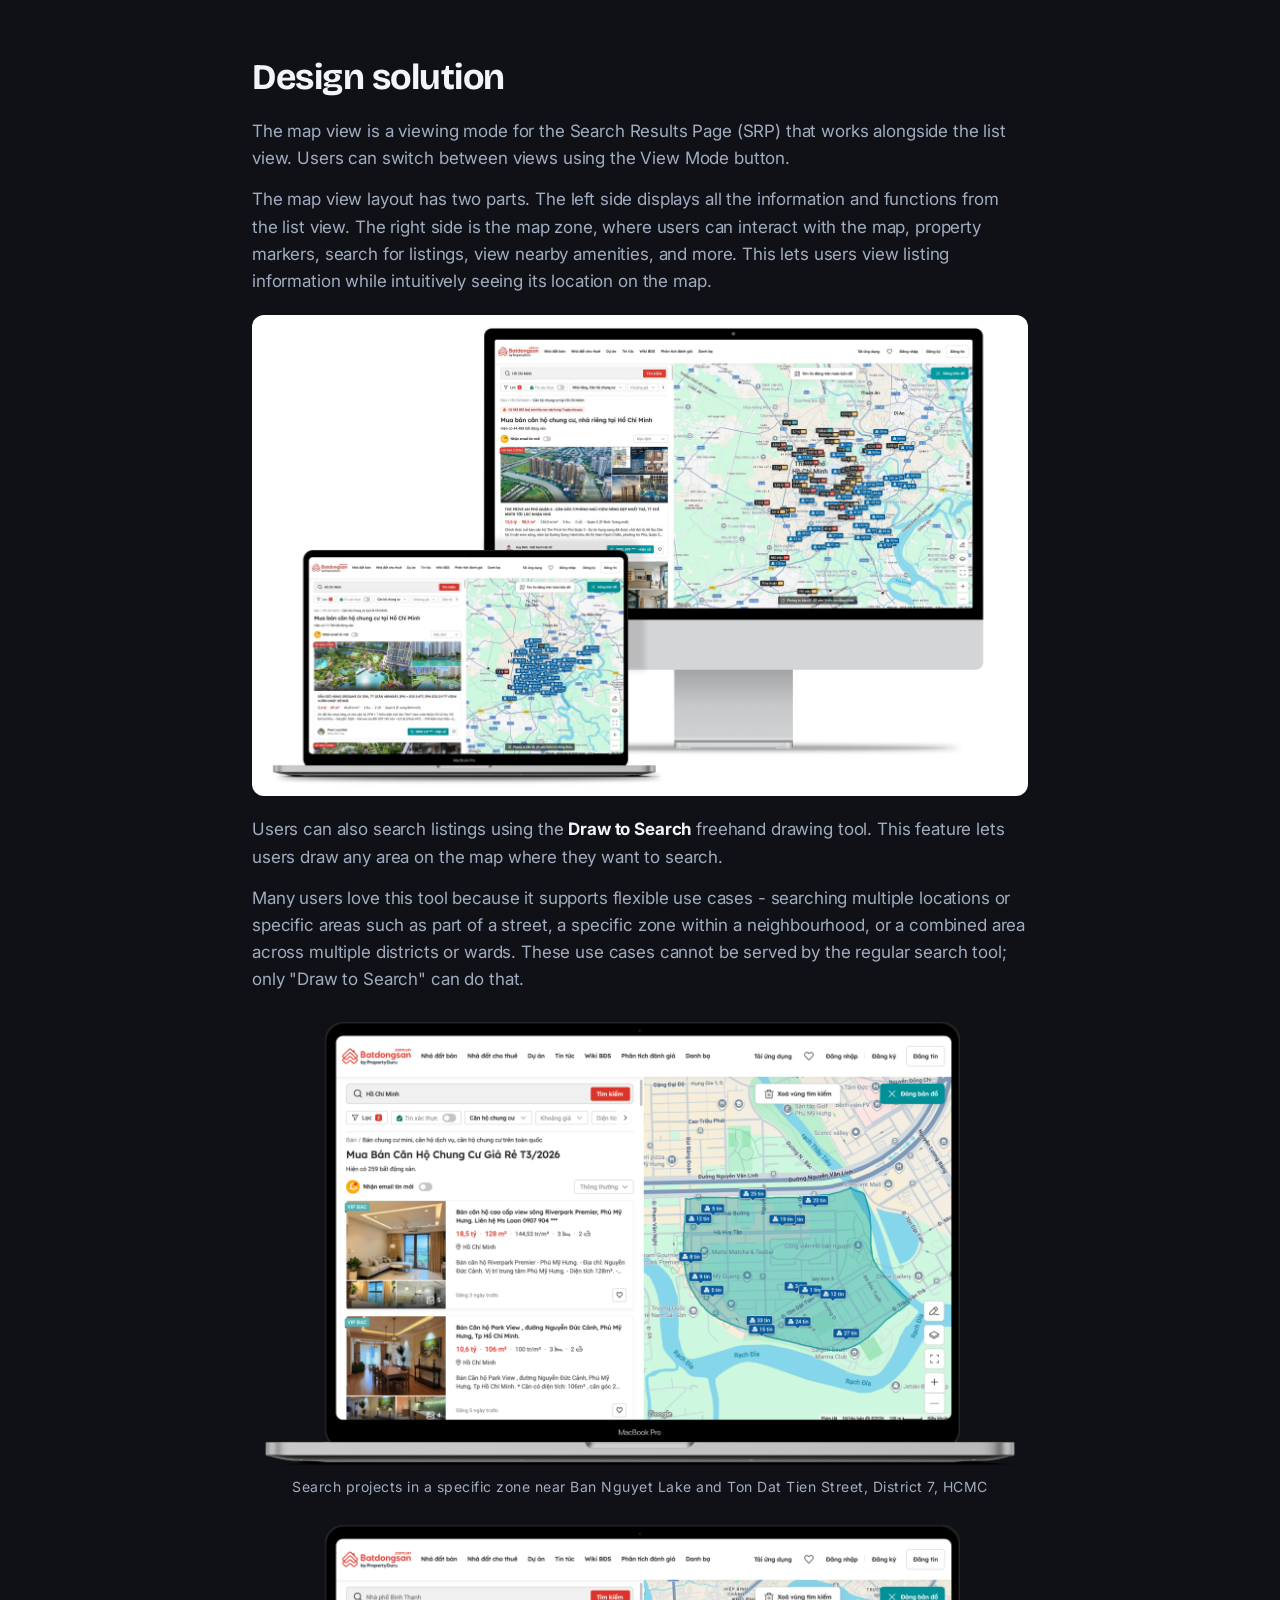
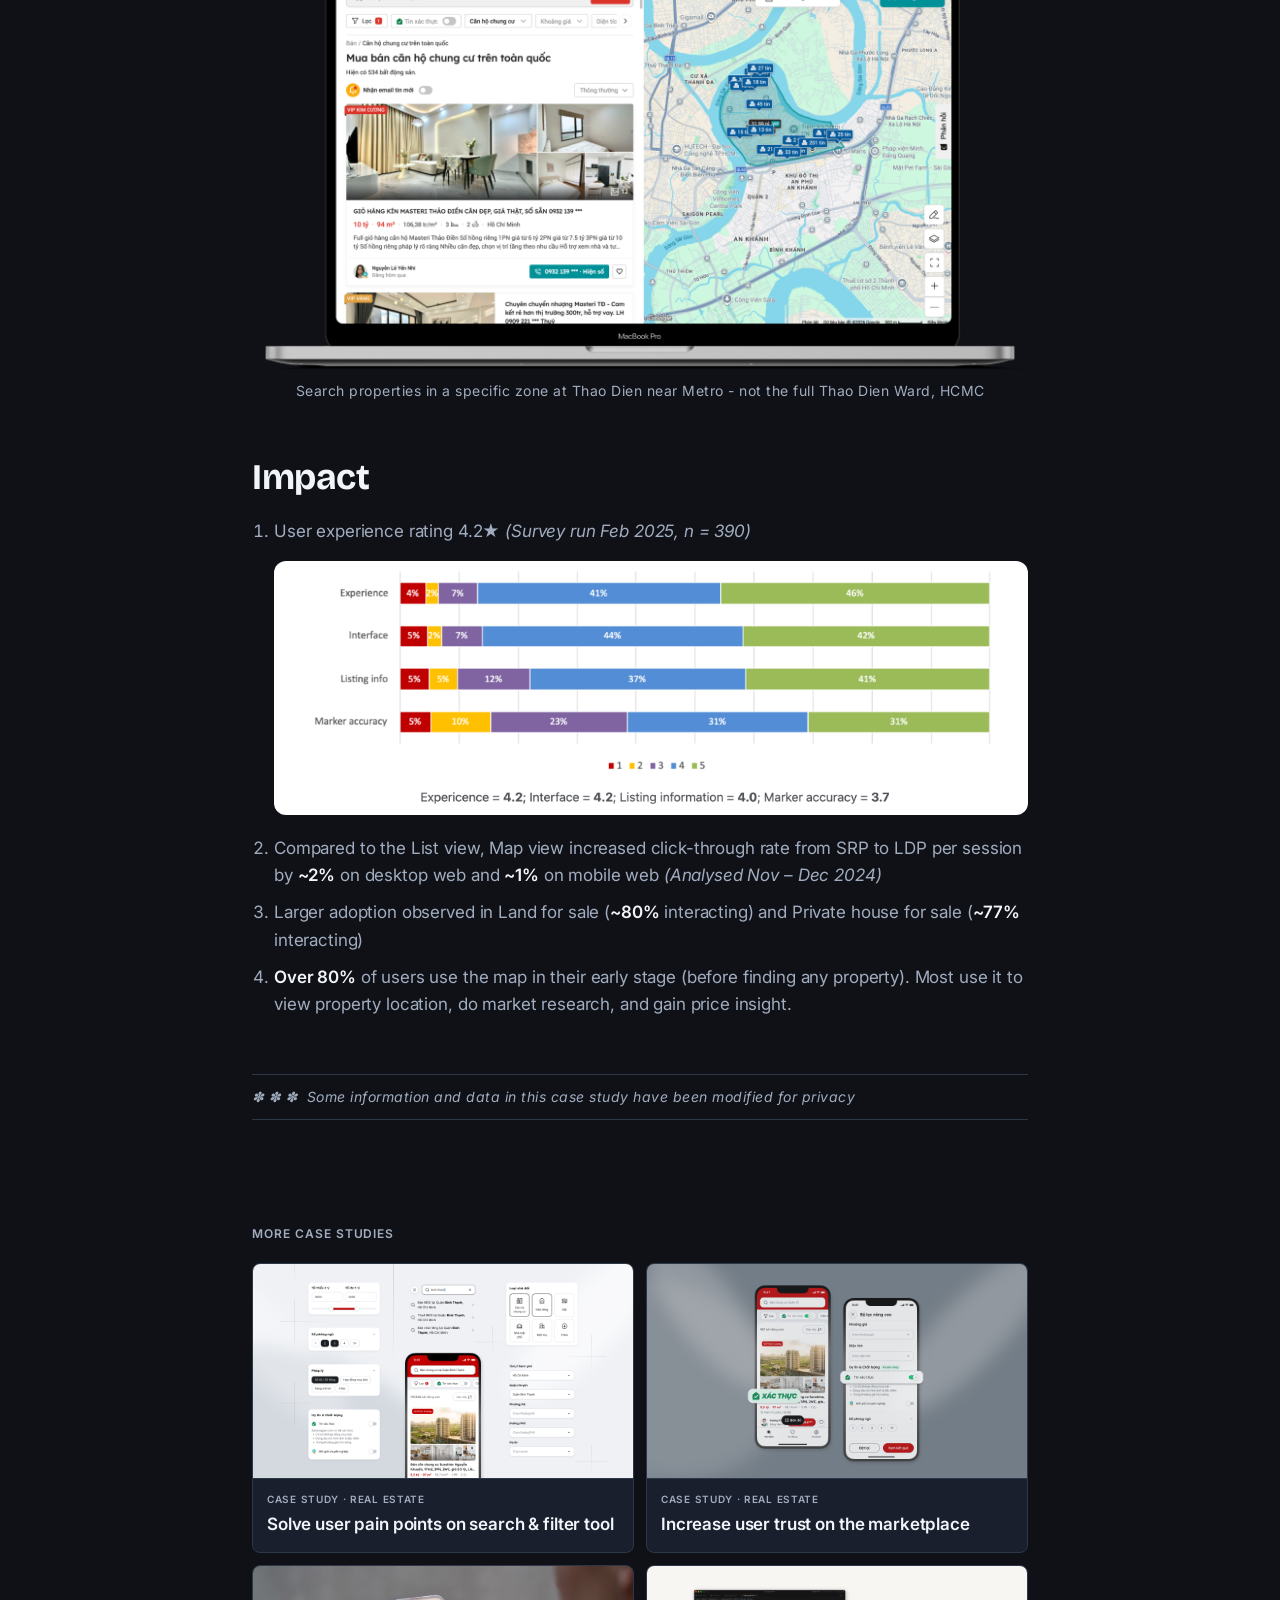
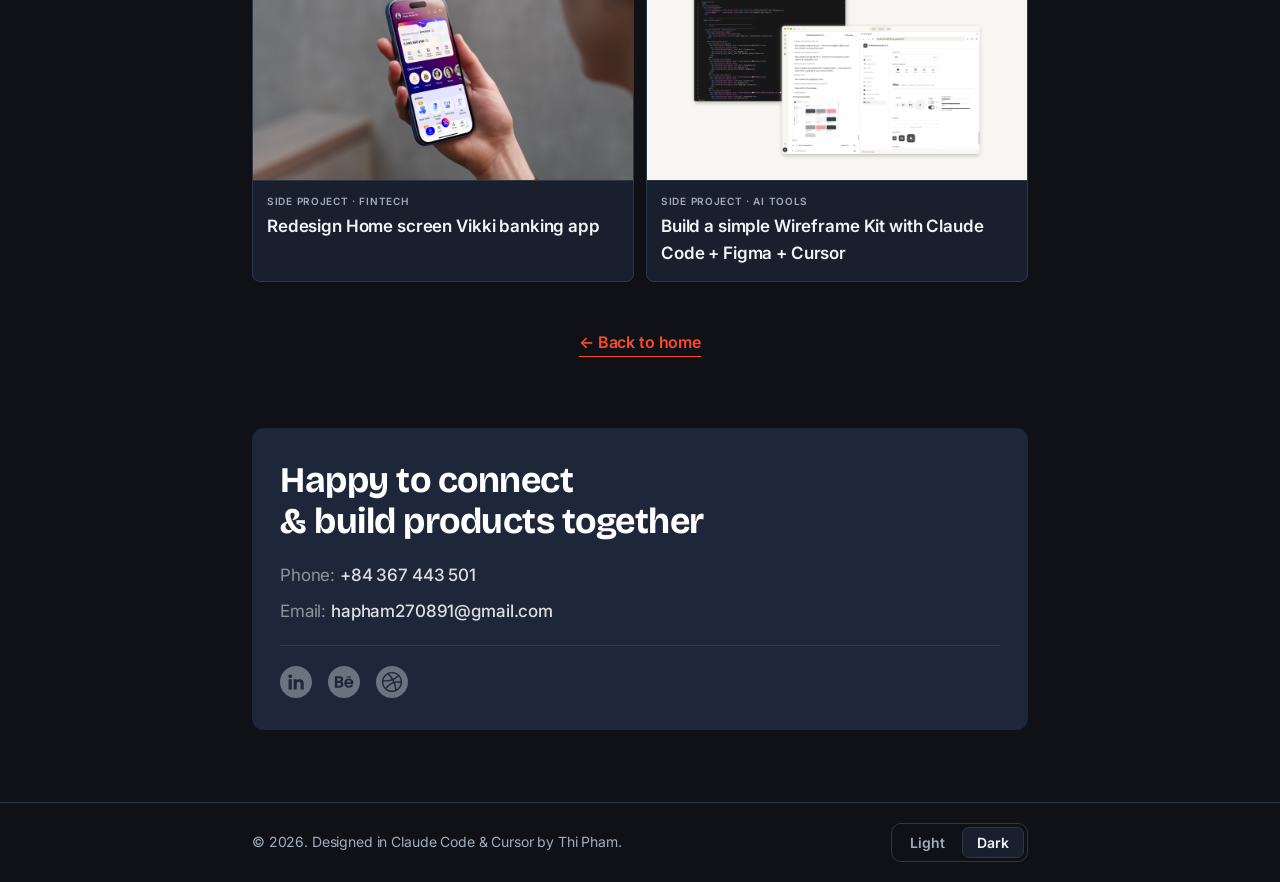
<file: case-study-3.html>
<!DOCTYPE html>
<html lang="en">
<head>
  <!-- Google tag (gtag.js) -->
  <script async src="https://www.googletagmanager.com/gtag/js?id=G-2XC9FC508Y"></script>
  <script>
    window.dataLayer = window.dataLayer || [];
    function gtag(){dataLayer.push(arguments);}
    gtag('js', new Date());

    gtag('config', 'G-2XC9FC508Y');
  </script>
  <meta charset="UTF-8">
  <meta name="viewport" content="width=device-width, initial-scale=1.0">
  <title>Map view - Bring new experiences to home seekers - Pham Thi Ha Thi</title>
  <link rel="preconnect" href="https://fonts.googleapis.com">
  <link rel="preconnect" href="https://fonts.gstatic.com" crossorigin>
  <link href="https://fonts.googleapis.com/css2?family=Inter:wght@400;500;600;700;800&display=swap" rel="stylesheet">
  <link rel="icon" type="image/png" href="./favicon.png">
  <link rel="stylesheet" href="./style.css">
</head>
<body>

  <nav class="cs-nav" aria-label="Back navigation">
    <a href="./index.html#featured-works" class="cs-nav__back">
      <svg xmlns="http://www.w3.org/2000/svg" height="18" viewBox="0 0 24 24" fill="currentColor" aria-hidden="true"><path d="M20 11H7.83l5.59-5.59L12 4l-8 8 8 8 1.41-1.41L7.83 13H20v-2z"/></svg>
      Back to home
    </a>
  </nav>


  <main>

    <div class="container">

      <!-- Project header -->
      <div class="cs-header">
        <a href="./index.html#featured-works" class="cs-back-nav">← Back to home</a>
        <p class="cs-eyebrow">Case Study · Real Estate · Batdongsan.com.vn</p>
        <h1 class="cs-title">Map view - Bring new experiences to home seekers</h1>
      </div>

      <img
        class="cs-hero-img"
        src="./images/case-study-3/Cover_Map.jpg"
        alt="Map view - cover"
      >

      <!-- ─── Overview ──────────────────────────────────── -->
      <div class="cs-section">
        <h2 class="cs-h1">Overview</h2>

        <table class="cs-overview">
          <tbody>
            <tr>
              <th>Project</th>
              <td>Map view <em>(Bản đồ nhà đất)</em></td>
            </tr>
            <tr>
              <th>Users</th>
              <td>Consumer - Buyer, Renter, Investor</td>
            </tr>
            <tr>
              <th>My role</th>
              <td>Product Designer - owned end-to-end from design solution to gathering user feedback after launch</td>
            </tr>
            <tr>
              <th>Stakeholders</th>
              <td>Head of Product, Product Manager, UX Researcher, Data Analyst, Engineering Manager, Developer, QA</td>
            </tr>
            <tr>
              <th>Timeline</th>
              <td>Jun – Dec 2024</td>
            </tr>
            <tr>
              <th>Impact</th>
              <td>Increased CTR from SRP to LDP per session · User experience rating 4.2★</td>
            </tr>
          </tbody>
        </table>
      </div>

      <!-- ─── Problem Statement ──────────────────────────── -->
      <div class="cs-section">
        <h2 class="cs-h1">Problem statement</h2>

        <p class="cs-p">One of the main consumer journeys on Batdongsan.com.vn is searching apartments for sale and for rent. After synthesising several user research sessions and interviews, we found that nearly <strong>80% of users</strong> regularly go to Google Maps to find information about location, nearby amenities, and routes. Google Maps is a powerful tool users rely on in the early searching stage - alongside Batdongsan.com.vn and Facebook.</p>

        <p class="cs-p">Moreover, in the Vietnamese marketplace there is no powerful prop-tech platform that leads map-based searching behaviour the way Zillow or Redfin do in the US. So, what if Batdongsan.com.vn offered this new experience?</p>

        <p class="cs-p">We hypothesised that implementing Map view would increase the click-through rate (from SRP to LDP) because it allows users to navigate and explore listings in an area of interest more intuitively.</p>
      </div>

      <!-- ─── Design Solution ───────────────────────────── -->
      <div class="cs-section">
        <h2 class="cs-h1">Design solution</h2>

        <p class="cs-p">The map view is a viewing mode for the Search Results Page (SRP) that works alongside the list view. Users can switch between views using the View Mode button.</p>

        <p class="cs-p">The map view layout has two parts. The left side displays all the information and functions from the list view. The right side is the map zone, where users can interact with the map, property markers, search for listings, view nearby amenities, and more. This lets users view listing information while intuitively seeing its location on the map.</p>

        <img
          class="cs-img"
          src="./images/case-study-3/Map_Mockup.jpg"
          alt="Map view layout - list and map side by side"
          loading="lazy"
        >

        <p class="cs-p">Users can also search listings using the <strong>Draw to Search</strong> freehand drawing tool. This feature lets users draw any area on the map where they want to search.</p>

        <p class="cs-p">Many users love this tool because it supports flexible use cases - searching multiple locations or specific areas such as part of a street, a specific zone within a neighbourhood, or a combined area across multiple districts or wards. These use cases cannot be served by the regular search tool; only "Draw to Search" can do that.</p>

        <figure class="cs-figure">
          <img
            class="cs-img"
            src="./images/case-study-3/Map_mockup_3.png"
            alt="Draw to search - specific zone near Ban Nguyet Lake, District 7"
            loading="lazy"
          >
          <figcaption class="cs-img-caption">Search projects in a specific zone near Ban Nguyet Lake and Ton Dat Tien Street, District 7, HCMC</figcaption>
        </figure>

        <figure class="cs-figure">
          <img
            class="cs-img"
            src="./images/case-study-3/Map_mockup_4.png"
            alt="Draw to search - Thao Dien near Metro, not full ward"
            loading="lazy"
          >
          <figcaption class="cs-img-caption">Search properties in a specific zone at Thao Dien near Metro - not the full Thao Dien Ward, HCMC</figcaption>
        </figure>
      </div>

      <!-- ─── Impact ─────────────────────────────────────── -->
      <div class="cs-section">
        <h2 class="cs-h1">Impact</h2>

        <ol class="cs-ol">
          <li>
            User experience rating 4.2★ <em>(Survey run Feb 2025, n = 390)</em>
            <img
              class="cs-img"
              src="./images/case-study-3/Screenshot_2026-03-11_at_16.06.44.png"
              alt="User experience rating survey results"
              loading="lazy"
              style="margin-top: 16px;"
            >
          </li>
          <li>Compared to the List view, Map view increased click-through rate from SRP to LDP per session by <strong>~2%</strong> on desktop web and <strong>~1%</strong> on mobile web <em>(Analysed Nov – Dec 2024)</em></li>
          <li>Larger adoption observed in Land for sale (<strong>~80%</strong> interacting) and Private house for sale (<strong>~77%</strong> interacting)</li>
          <li><strong>Over 80%</strong> of users use the map in their early stage (before finding any property). Most use it to view property location, do market research, and gain price insight.</li>
        </ol>
      </div>

      <!-- Disclaimer -->
      <p class="cs-disclaimer" style="margin-top: 56px;">✽ ✽ ✽ &nbsp;Some information and data in this case study have been modified for privacy</p>

      <!-- ─── More case studies ────────────────────────────── -->
      <div class="cs-more">
        <p class="cs-more-label">More case studies</p>
        <div class="cs-more-grid">
          <a href="./case-study-1.html" class="cs-more-card">
            <img src="./images/case-study-1/Cover_Search.jpg" alt="Solve user pain points on search &amp; filter tool">
            <div class="cs-more-card-body">
              <p class="cs-more-card-eyebrow">Case Study · Real Estate</p>
              <p class="cs-more-card-title">Solve user pain points on search &amp; filter tool</p>
            </div>
          </a>
          <a href="./case-study-2.html" class="cs-more-card">
            <img src="./images/case-study-2/Cover_VL.jpg" alt="Increase user trust on the marketplace">
            <div class="cs-more-card-body">
              <p class="cs-more-card-eyebrow">Case Study · Real Estate</p>
              <p class="cs-more-card-title">Increase user trust on the marketplace</p>
            </div>
          </a>
          <a href="./case-study-6.html" class="cs-more-card">
            <img src="./images/case-study-6/Cover_Vikki.jpg" alt="Redesign Home screen Vikki banking app">
            <div class="cs-more-card-body">
              <p class="cs-more-card-eyebrow">Side Project · Fintech</p>
              <p class="cs-more-card-title">Redesign Home screen Vikki banking app</p>
            </div>
          </a>
          <a href="./case-study-5.html" class="cs-more-card">
            <img src="./images/case-study-5/Cover_Article.jpg" alt="Build a simple Wireframe Kit with Claude Code + Figma + Cursor">
            <div class="cs-more-card-body">
              <p class="cs-more-card-eyebrow">Side Project · AI Tools</p>
              <p class="cs-more-card-title">Build a simple Wireframe Kit with Claude Code + Figma + Cursor</p>
            </div>
          </a>
        </div>
      </div>

      <a href="./index.html" class="cs-back-link">← Back to home</a>

      <div class="contact-card">
        <p class="contact-heading">Happy to connect<br>&amp; build products together</p>
        <div class="contact-rows">
          <p class="contact-row">Phone: <a href="tel:+84367443501">+84 367 443 501</a></p>
          <p class="contact-row">Email: <a href="mailto:hapham270891@gmail.com">hapham270891@gmail.com</a></p>
        </div>
        <div class="contact-social">
          <a href="https://www.linkedin.com/in/thipth" target="_blank" rel="noopener" aria-label="LinkedIn">
            <svg viewBox="0 0 32 32" fill="none" xmlns="http://www.w3.org/2000/svg">
<path d="M16.0361 0C24.8526 0 32 7.14753 32 15.9639V16.0361C32 24.8525 24.8526 32 16.0361 32H15.9639C7.14744 32 0 24.8525 0 16.0361V15.9639C0 7.14753 7.14744 0 15.9639 0H16.0361ZM8.59961 13.3301V23.5977H11.8438V13.3301H8.59961ZM19.8076 13.1924C19.1426 13.1924 18.5443 13.322 18.0127 13.582C17.4811 13.8421 17.0579 14.1954 16.7441 14.6426V13.3008H13.6445V23.416H16.7441V17.9229C16.7442 17.2465 16.9203 16.7209 17.2705 16.3467C17.6208 15.9716 18.0926 15.7842 18.6836 15.7842C19.2746 15.7842 19.7464 15.9725 20.0967 16.3467C20.4469 16.7209 20.623 17.2465 20.623 17.9229V23.416H23.7041V17.5068C23.7041 16.1653 23.3508 15.1115 22.6436 14.3438V14.3428C21.9373 13.5763 20.9915 13.1924 19.8076 13.1924ZM10.2314 8.40137C9.6624 8.40138 9.19773 8.5694 8.83691 8.9043C8.47719 9.24012 8.2969 9.67289 8.29688 10.166C8.29688 10.6593 8.47609 11.0743 8.83691 11.4092C9.19772 11.7441 9.6749 11.9121 10.2314 11.9121C10.7879 11.9121 11.2457 11.7439 11.6064 11.4092C11.9663 11.0743 12.1465 10.6717 12.1465 10.166C12.1465 9.66034 11.9672 9.23918 11.6064 8.9043C11.2466 8.56944 10.8005 8.40137 10.2314 8.40137Z" fill="currentColor"/>
</svg>
          </a>
          <a href="https://www.behance.net/thipth" target="_blank" rel="noopener" aria-label="Behance">
            <svg viewBox="0 0 32 32" fill="none" xmlns="http://www.w3.org/2000/svg">
<path d="M16.0361 0C24.8526 0 32 7.14753 32 15.9639V16.0361C32 24.8525 24.8526 32 16.0361 32H15.9639C7.14744 32 0 24.8525 0 16.0361V15.9639C0 7.14753 7.14744 0 15.9639 0H16.0361ZM20.8613 12.4316C20.013 12.4317 19.1812 12.6254 18.4912 13.0117C17.8002 13.3993 17.2558 13.9572 16.876 14.6689L16.8408 14.7363C16.4844 15.4321 16.3057 16.2384 16.3057 17.1309C16.3057 18.0529 16.5018 18.8845 16.8936 19.5947C17.2842 20.304 17.8322 20.864 18.5225 21.2559C19.2118 21.6477 20.0007 21.8447 20.8633 21.8447C21.9191 21.8446 22.8279 21.5758 23.5557 21.0371C24.2771 20.503 24.7842 19.8049 25.0605 18.9668L25.0791 18.9102L25.1504 18.6963H22.792L22.7354 18.8105L22.7344 18.8115C22.5509 19.1832 22.3037 19.4562 21.9971 19.6377C21.6898 19.8195 21.3125 19.915 20.8613 19.915C20.2383 19.915 19.7129 19.7181 19.291 19.3359C18.9211 18.9996 18.6908 18.5592 18.6084 18.0166H25.2148L25.2363 17.8799L25.2422 17.8418C25.2862 17.5665 25.3076 17.2579 25.3076 16.9258C25.3076 16.0547 25.1191 15.2665 24.7432 14.5869C24.3677 13.9084 23.8347 13.3719 23.1602 12.9961C22.4865 12.6202 21.7107 12.4317 20.8613 12.4316ZM6.85449 10.2129V21.79H11.5439C12.3119 21.79 12.998 21.6498 13.582 21.374C14.1772 21.0938 14.6416 20.702 14.96 20.21C15.2795 19.7156 15.4424 19.1533 15.4424 18.54C15.4423 17.8215 15.2135 17.1698 14.7617 16.6025V16.6016C14.4837 16.253 14.165 15.9861 13.8086 15.8057C14.1236 15.614 14.3949 15.3788 14.6191 15.0986C14.9969 14.6255 15.1885 14.0323 15.1885 13.335C15.1885 12.7531 15.0353 12.2181 14.7314 11.7461C14.4288 11.2742 13.9778 10.8959 13.3916 10.6201C12.8176 10.3499 12.126 10.2129 11.3379 10.2129H6.85449ZM11.3223 16.8848C11.867 16.8848 12.2863 17.0167 12.6035 17.2891C12.9073 17.5503 13.0556 17.8967 13.0557 18.3496C13.0557 18.8025 12.9183 19.1225 12.6357 19.3613C12.3432 19.6089 11.9226 19.7344 11.3848 19.7344H9.24023V16.8848H11.3223ZM20.7822 14.3623C21.4198 14.3623 21.9511 14.5503 22.3721 14.9141C22.7374 15.2293 22.9504 15.6415 23.002 16.1504H18.6367C18.7424 15.6315 18.9747 15.2158 19.3232 14.9043L19.374 14.8574C19.7653 14.5288 20.2368 14.3623 20.7822 14.3623ZM11.1797 12.2656C11.6965 12.2656 12.0991 12.3831 12.376 12.6162C12.6416 12.8393 12.7705 13.1477 12.7705 13.5557C12.7705 13.9637 12.6431 14.2803 12.3809 14.4922C12.1039 14.7164 11.6988 14.8301 11.1797 14.8301H9.24023V12.2656H11.1797ZM18.5918 10.4795V11.5283H23.0205V10.4795H18.5918Z" fill="currentColor"/>
</svg>
          </a>
          <a href="https://dribbble.com/thipham" target="_blank" rel="noopener" aria-label="Dribbble">
            <svg viewBox="0 0 32 32" fill="none" xmlns="http://www.w3.org/2000/svg">
<path d="M16.0361 0C24.8526 0 32 7.14753 32 15.9639V16.0361C32 24.8525 24.8526 32 16.0361 32H15.9639C7.14744 32 0 24.8525 0 16.0361V15.9639C0 7.14753 7.14744 0 15.9639 0H16.0361ZM15.9951 5.94629C14.5893 5.94629 13.237 6.22997 11.9668 6.78711L11.957 6.7793L11.5439 6.9834C10.998 7.25358 10.4819 7.57011 10.001 7.92773C9.68057 8.16638 9.37597 8.42196 9.08691 8.69531C8.97936 8.79727 8.87456 8.90138 8.77148 9.00781C7.35779 10.4686 6.39813 12.3423 6.06738 14.3916L5.96094 15.0557L5.98438 15.0605C5.95523 15.3722 5.93945 15.6881 5.93945 16.002C5.93956 18.6666 7.00206 21.2219 8.87305 23.0996L8.86523 23.1143L9.28516 23.4893C11.1316 25.144 13.5142 26.0566 15.9941 26.0566C16.17 26.0566 16.3449 26.0519 16.5186 26.043C17.7382 25.9813 18.9189 25.7018 20.0332 25.2119H20.0352L20.4717 25.0195V25.0059C23.7171 23.3858 25.8845 20.0754 26.0381 16.4443V16.4209L26.0391 16.416C26.0413 16.3814 26.0419 16.3453 26.043 16.3096L26.0625 15.8643L26.0459 15.8604C26.0134 13.5083 25.1745 11.2793 23.6621 9.49902L23.6797 9.48047L23.2041 8.99023C21.2927 7.02726 18.7328 5.94637 15.9951 5.94629ZM17.6328 17.3691C18.4333 19.5776 18.909 21.8839 19.0166 24.0801C18.8922 24.1271 18.7662 24.1716 18.6406 24.2119C18.6072 24.223 18.5725 24.2312 18.5391 24.2412C18.4404 24.2715 18.34 24.3022 18.2402 24.3291C18.191 24.3425 18.1402 24.3537 18.0898 24.3672C18.0047 24.3885 17.9192 24.4087 17.833 24.4277C17.7794 24.44 17.7246 24.4498 17.6699 24.4609C17.587 24.4777 17.504 24.4932 17.4199 24.5078C17.3651 24.5168 17.3089 24.5254 17.2529 24.5332C17.1678 24.5455 17.0824 24.5565 16.9961 24.5654C16.9424 24.5721 16.8896 24.5784 16.8359 24.584C16.7418 24.5929 16.6469 24.5999 16.5527 24.6055C16.5069 24.6088 16.4618 24.612 16.416 24.6143C16.2761 24.621 16.1351 24.625 15.9941 24.625C15.8663 24.625 15.739 24.6218 15.6123 24.6162L15.6113 24.6182C15.57 24.6159 15.5286 24.6126 15.4873 24.6104C15.4021 24.6059 15.3176 24.6006 15.2324 24.5928C15.1833 24.5883 15.1351 24.5827 15.0859 24.5771C15.0097 24.5693 14.9317 24.5599 14.8555 24.5498C14.804 24.5431 14.7526 24.5352 14.7012 24.5273C14.6283 24.5161 14.5553 24.5056 14.4824 24.4922C14.4297 24.4832 14.3768 24.4721 14.3252 24.4609C14.2536 24.4464 14.1828 24.4327 14.1123 24.417C14.0598 24.4058 14.0084 24.3933 13.957 24.3799C13.8865 24.3631 13.8155 24.3441 13.7461 24.3262C13.6947 24.3128 13.6441 24.2977 13.5938 24.2832C13.5232 24.263 13.4524 24.2402 13.3818 24.2178C13.3325 24.2021 13.2837 24.1877 13.2344 24.1709C13.1617 24.1463 13.0891 24.1195 13.0176 24.0938C12.9728 24.077 12.9266 24.0609 12.8818 24.043C12.8035 24.0128 12.7248 23.9808 12.6465 23.9473C12.6095 23.9316 12.5722 23.9161 12.5352 23.9004C12.4231 23.8511 12.312 23.7999 12.2021 23.7461C12.2 23.7461 12.1975 23.7443 12.1953 23.7432C12.0822 23.6883 11.9712 23.6298 11.8604 23.5693C11.8279 23.5514 11.7953 23.5306 11.7617 23.5127C11.6856 23.4701 11.6092 23.4266 11.5342 23.3818C11.4939 23.3572 11.4534 23.3314 11.4131 23.3057C11.347 23.2642 11.2808 23.2224 11.2158 23.1787C11.1733 23.1507 11.1303 23.1209 11.0889 23.0918C11.0273 23.0493 10.9667 23.0067 10.9062 22.9619C10.8626 22.9306 10.8199 22.8977 10.7773 22.8652C10.7449 22.8406 10.7121 22.8148 10.6797 22.7891C12.1248 20.4078 14.4367 18.5432 17.2451 17.5039C17.3728 17.4569 17.5028 17.4128 17.6328 17.3691ZM19.0107 16.9844C20.8796 16.564 22.7769 16.5511 24.5684 16.9502C24.5684 16.9557 24.5675 16.9614 24.5664 16.9658H24.5654C24.561 17.0016 24.5572 17.0375 24.5527 17.0732C24.5449 17.1348 24.5363 17.1964 24.5273 17.2568C24.5217 17.2961 24.5155 17.3358 24.5088 17.375C24.4998 17.4322 24.4896 17.4897 24.4795 17.5469C24.4717 17.5882 24.464 17.6286 24.4551 17.6699C24.4439 17.7248 24.4332 17.7802 24.4209 17.834C24.412 17.8753 24.4016 17.9167 24.3916 17.958C24.3793 18.0118 24.366 18.0646 24.3525 18.1172C24.3413 18.1586 24.3305 18.2017 24.3193 18.2432C24.3048 18.2946 24.2899 18.347 24.2754 18.3984C24.2631 18.4399 24.2508 18.4829 24.2373 18.5244C24.2216 18.5759 24.2051 18.6263 24.1895 18.6777C24.176 18.7191 24.161 18.7604 24.1465 18.8018C24.1286 18.8521 24.1107 18.9028 24.0928 18.9531C24.0783 18.9933 24.0625 19.035 24.0469 19.0752C24.0279 19.1256 24.0074 19.1752 23.9873 19.2256C23.9716 19.2659 23.9543 19.3054 23.9375 19.3457C23.9162 19.395 23.8955 19.4448 23.873 19.4941C23.8552 19.5333 23.8382 19.5723 23.8203 19.6104C23.7968 19.6597 23.7726 19.7095 23.749 19.7588C23.7312 19.7967 23.7123 19.8341 23.6934 19.8721C23.6688 19.9212 23.6419 19.9704 23.6162 20.0195C23.5972 20.0554 23.5776 20.0911 23.5586 20.127C23.5306 20.1773 23.5018 20.228 23.4727 20.2783C23.4536 20.3119 23.4341 20.3455 23.415 20.3779C23.3825 20.4329 23.3491 20.4882 23.3154 20.542C23.2987 20.5688 23.2824 20.5971 23.2656 20.625C23.2186 20.699 23.1694 20.7719 23.1201 20.8447C23.1157 20.8524 23.1109 20.8595 23.1064 20.8672C23.0515 20.9468 22.9947 21.0251 22.9375 21.1035C22.9208 21.1258 22.9035 21.1486 22.8867 21.1709C22.8464 21.2258 22.8042 21.2802 22.7627 21.334C22.7404 21.363 22.7168 21.3909 22.6934 21.4199C22.6564 21.4658 22.6182 21.5128 22.5801 21.5576C22.5544 21.5878 22.5277 21.6182 22.502 21.6484C22.465 21.691 22.4277 21.7338 22.3896 21.7764C22.3617 21.8077 22.3336 21.838 22.3057 21.8682C22.2687 21.9085 22.2305 21.949 22.1924 21.9893C22.1633 22.0195 22.1328 22.0499 22.1025 22.0801C22.0645 22.1181 22.0264 22.1573 21.9873 22.1953C21.956 22.2255 21.9258 22.255 21.8945 22.2852C21.8553 22.3221 21.8156 22.3596 21.7764 22.3955C21.7439 22.4246 21.7112 22.4533 21.6787 22.4824C21.6384 22.5183 21.5981 22.5532 21.5566 22.5879C21.5231 22.6158 21.4907 22.6439 21.4561 22.6719C21.4146 22.7055 21.3727 22.7409 21.3301 22.7734C21.2965 22.8003 21.2612 22.8267 21.2266 22.8535C21.1841 22.8859 21.1411 22.9188 21.0986 22.9512C21.0639 22.977 21.0269 23.0025 20.9922 23.0283C20.9485 23.0597 20.9042 23.0918 20.8594 23.1221C20.8236 23.1467 20.7887 23.1709 20.7529 23.1943C20.707 23.2246 20.6592 23.255 20.6133 23.2842C20.5775 23.3065 20.5416 23.3302 20.5059 23.3525C20.4724 23.3737 20.4379 23.3929 20.4033 23.4141C20.2407 21.293 19.7652 19.0965 19.0107 16.9844ZM16.3418 14.4336C16.613 14.9547 16.8679 15.4917 17.1055 16.043C16.9856 16.0833 16.8668 16.1243 16.748 16.168C13.7324 17.2835 11.2332 19.2687 9.61328 21.8057C8.17602 20.226 7.36523 18.1548 7.36523 16C7.36525 15.7838 7.37494 15.5676 7.39062 15.3525C8.256 15.4982 9.1473 15.5713 10.0508 15.5713C12.1338 15.5713 14.2857 15.1881 16.3418 14.4336ZM22.6621 10.5283C23.8235 11.9397 24.4992 13.6674 24.6035 15.498C22.6207 15.1002 20.5332 15.1497 18.4854 15.6416C18.2321 15.042 17.9613 14.4557 17.6699 13.8887C19.5466 13.0355 21.2495 11.8882 22.6621 10.5283ZM11.7656 8.47656C13.2084 9.73214 14.5306 11.3354 15.6338 13.166C12.9723 14.1021 10.1615 14.3741 7.61328 13.9414C7.6155 13.9314 7.6179 13.9221 7.62012 13.9121L7.62109 13.9141C7.6536 13.7829 7.68929 13.6515 7.72852 13.5215C7.73521 13.4981 7.74331 13.4736 7.75 13.4502C7.78923 13.3235 7.83114 13.1977 7.87598 13.0732C7.87927 13.0644 7.88148 13.0567 7.88477 13.0479C7.89037 13.0322 7.89576 13.0157 7.90137 13C7.9473 12.8768 7.99549 12.7557 8.0459 12.6348C8.05374 12.6168 8.06052 12.5999 8.06836 12.582C8.06948 12.5788 8.07211 12.5756 8.07324 12.5713C8.12589 12.4481 8.18185 12.3269 8.24121 12.207C8.25018 12.188 8.26056 12.1686 8.26953 12.1484C8.33005 12.0274 8.39287 11.9087 8.45898 11.791C8.46907 11.772 8.47902 11.7533 8.49023 11.7354C8.55516 11.6212 8.62383 11.5084 8.69434 11.3965C8.70215 11.3842 8.70996 11.3717 8.71777 11.3594C8.72221 11.3516 8.72786 11.3437 8.7334 11.3359C8.80512 11.2239 8.87985 11.1134 8.95605 11.0059C8.96951 10.9868 8.98459 10.9663 8.99805 10.9473C9.07643 10.8387 9.15822 10.7312 9.24219 10.626C9.25563 10.6092 9.27074 10.592 9.28418 10.5752C9.36923 10.47 9.45624 10.3655 9.54688 10.2637C9.55806 10.2503 9.57085 10.238 9.58203 10.2246C9.67502 10.1204 9.77153 10.0196 9.87012 9.91992C9.88132 9.90871 9.89114 9.89793 9.90234 9.88672C9.99874 9.79144 10.0964 9.69724 10.1973 9.60645C10.2062 9.59863 10.2157 9.58985 10.2246 9.58203C10.2301 9.5776 10.2347 9.57279 10.2402 9.56836C10.3411 9.47874 10.4446 9.39192 10.5488 9.30566C10.5656 9.29225 10.5819 9.27709 10.5986 9.26367C10.7051 9.17847 10.8128 9.09634 10.9238 9.01562C10.9429 9.00219 10.9623 8.98804 10.9824 8.97461C11.0934 8.89503 11.2068 8.81714 11.3223 8.74316C11.3401 8.73204 11.3592 8.7201 11.377 8.70898C11.4958 8.63387 11.6159 8.56072 11.7393 8.49121C11.7481 8.48678 11.7568 8.48099 11.7656 8.47656ZM16.4111 7.38184V7.38379C16.4569 7.38604 16.503 7.39034 16.5488 7.39258C16.6417 7.39817 16.7335 7.40526 16.8252 7.41309C16.879 7.41869 16.9335 7.42506 16.9873 7.43066C17.0702 7.43963 17.1535 7.4496 17.2363 7.46191C17.2934 7.46975 17.3493 7.48031 17.4053 7.48926C17.4848 7.50269 17.5632 7.51572 17.6416 7.53027C17.6988 7.54148 17.7563 7.5531 17.8135 7.56543C17.8907 7.58221 17.9679 7.59915 18.0439 7.61816C18.1011 7.63162 18.1578 7.64558 18.2139 7.66016C18.29 7.68031 18.3662 7.70222 18.4424 7.72461C18.4972 7.74028 18.5526 7.75665 18.6074 7.77344C18.6847 7.79807 18.7616 7.8247 18.8389 7.85156C18.8904 7.8695 18.9426 7.88622 18.9941 7.90527C19.0769 7.9366 19.1596 7.96937 19.2412 8.00293C19.2847 8.02078 19.3287 8.03575 19.3711 8.05469C19.4888 8.10514 19.6062 8.15796 19.7217 8.21289C19.7328 8.21847 19.7447 8.22489 19.7559 8.23047C19.8724 8.28652 19.9883 8.34557 20.1016 8.40723C20.143 8.42961 20.1833 8.45306 20.2236 8.47656C20.301 8.52027 20.3787 8.56425 20.4561 8.61133C20.503 8.63931 20.5479 8.67013 20.5938 8.69922C20.6631 8.74285 20.7316 8.78617 20.7998 8.83203C20.848 8.86453 20.8953 8.89817 20.9424 8.93066C21.0073 8.97658 21.0719 9.02314 21.1357 9.07129C21.1828 9.10603 21.2293 9.14187 21.2764 9.17773C21.3391 9.22702 21.4023 9.2766 21.4639 9.32812C21.5086 9.36502 21.5539 9.40242 21.5986 9.44043C21.6222 9.4606 21.6454 9.48374 21.6689 9.50391C20.3483 10.7752 18.7455 11.8424 16.9775 12.6328C15.8968 10.7977 14.6056 9.16635 13.1875 7.83789C14.0843 7.52851 15.0237 7.37114 15.9922 7.37109C16.1323 7.37109 16.2721 7.37511 16.4111 7.38184Z" fill="currentColor"/>
</svg>
          </a>
        </div>
      </div>

    </div>
  </main>

  <footer class="site-footer">
    <div class="container">
      <span class="footer-copy">© 2026. Designed in Claude Code &amp; Cursor by Thi Pham.</span>
      <div class="theme-toggle" role="group" aria-label="Color theme">
        <button class="theme-opt" data-theme-val="light">Light</button>
        <button class="theme-opt" data-theme-val="dark">Dark</button>
      </div>
    </div>
  </footer>

  <button class="back-to-top" aria-label="Back to top">
    <svg xmlns="http://www.w3.org/2000/svg" viewBox="0 0 24 24" fill="currentColor"><path d="M7.41 15.41L12 10.83l4.59 4.58L18 14l-6-6-6 6 1.41 1.41z"/></svg>
  </button>
  <script src="./main.js"></script>
</body>
</html>
</file>
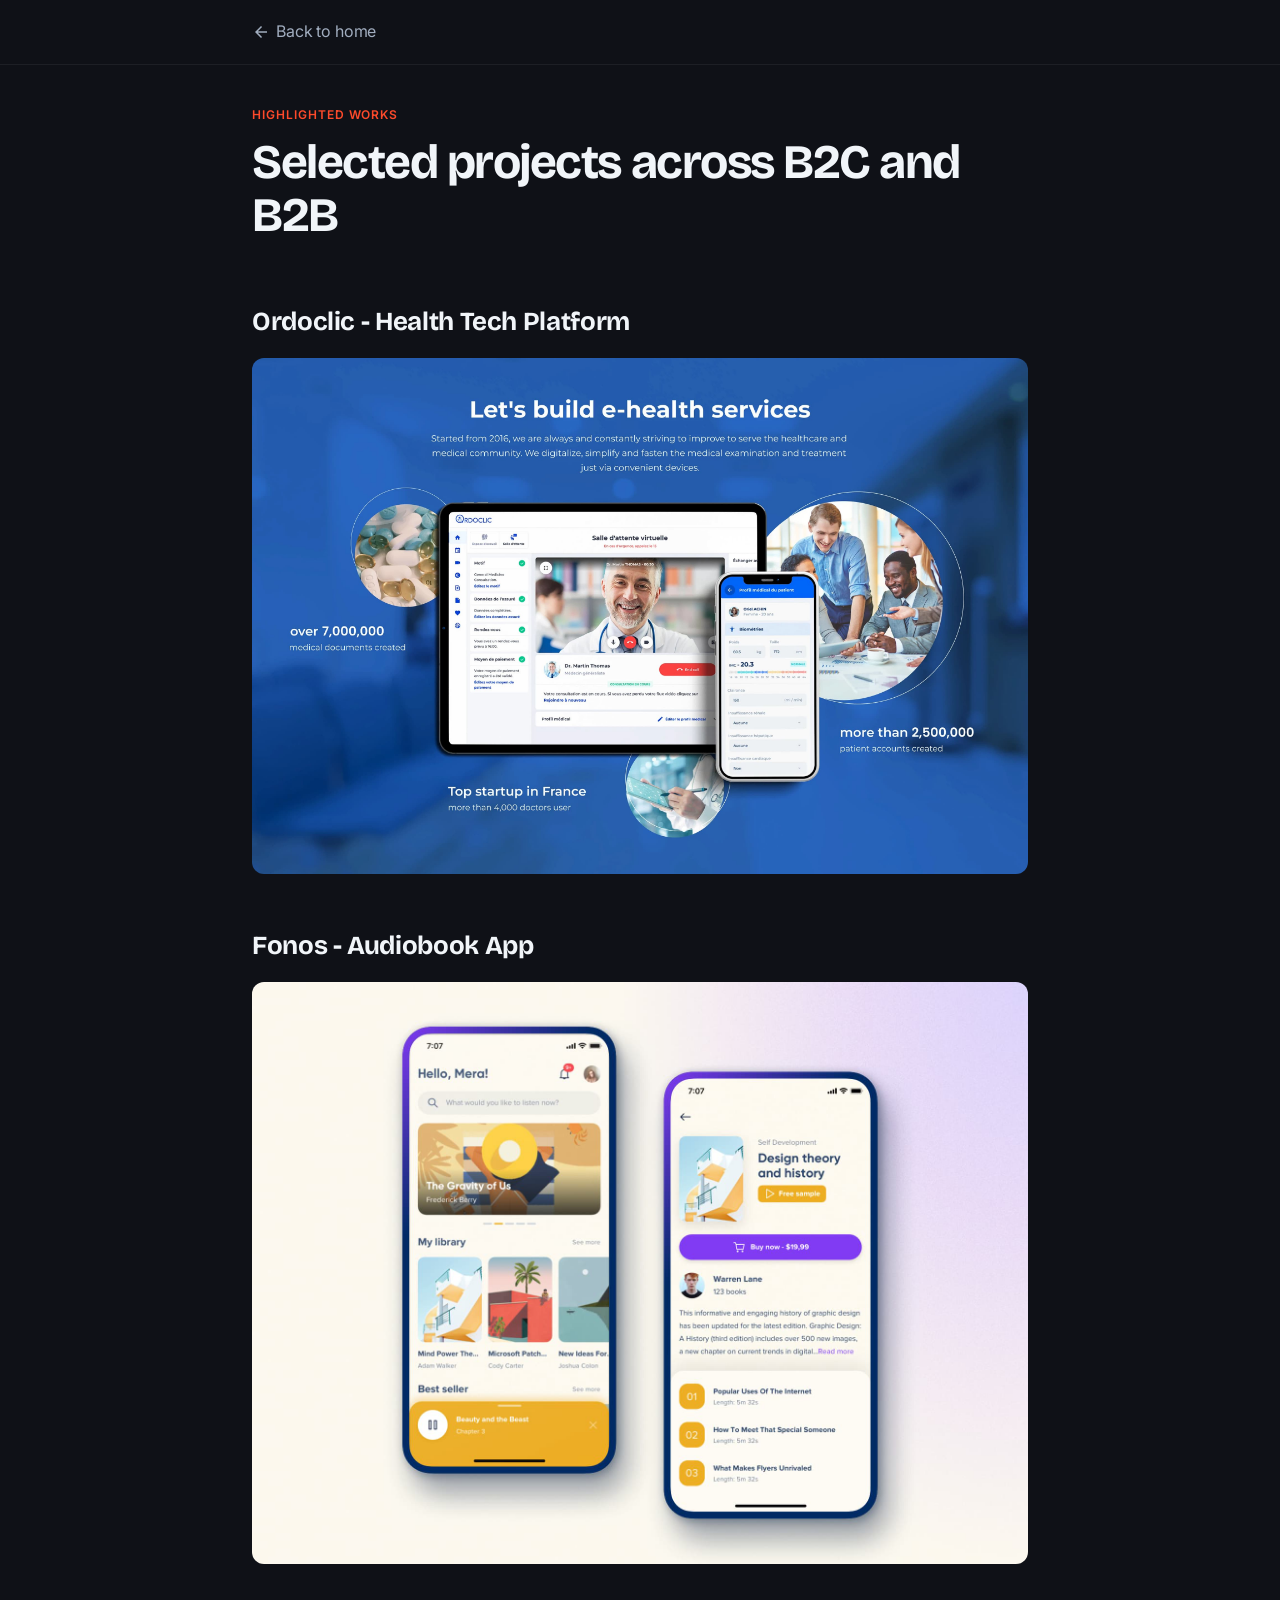
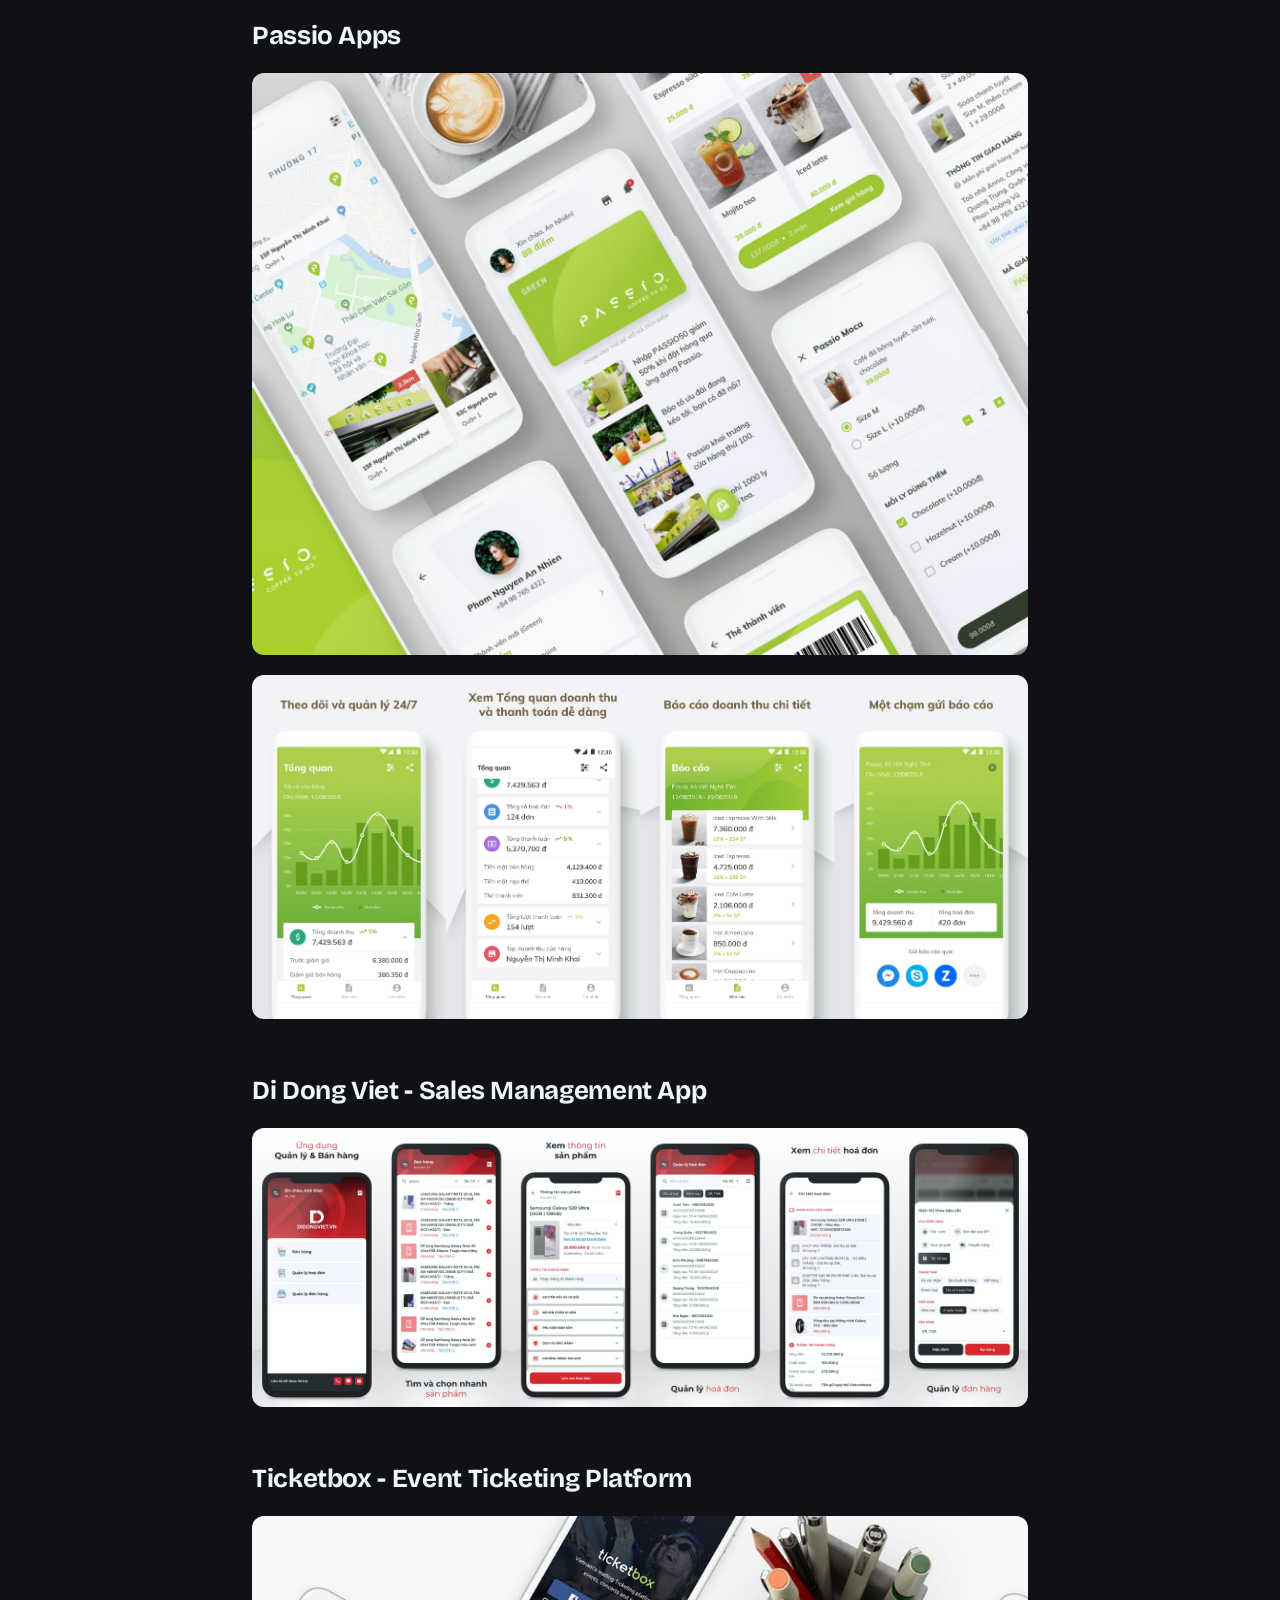
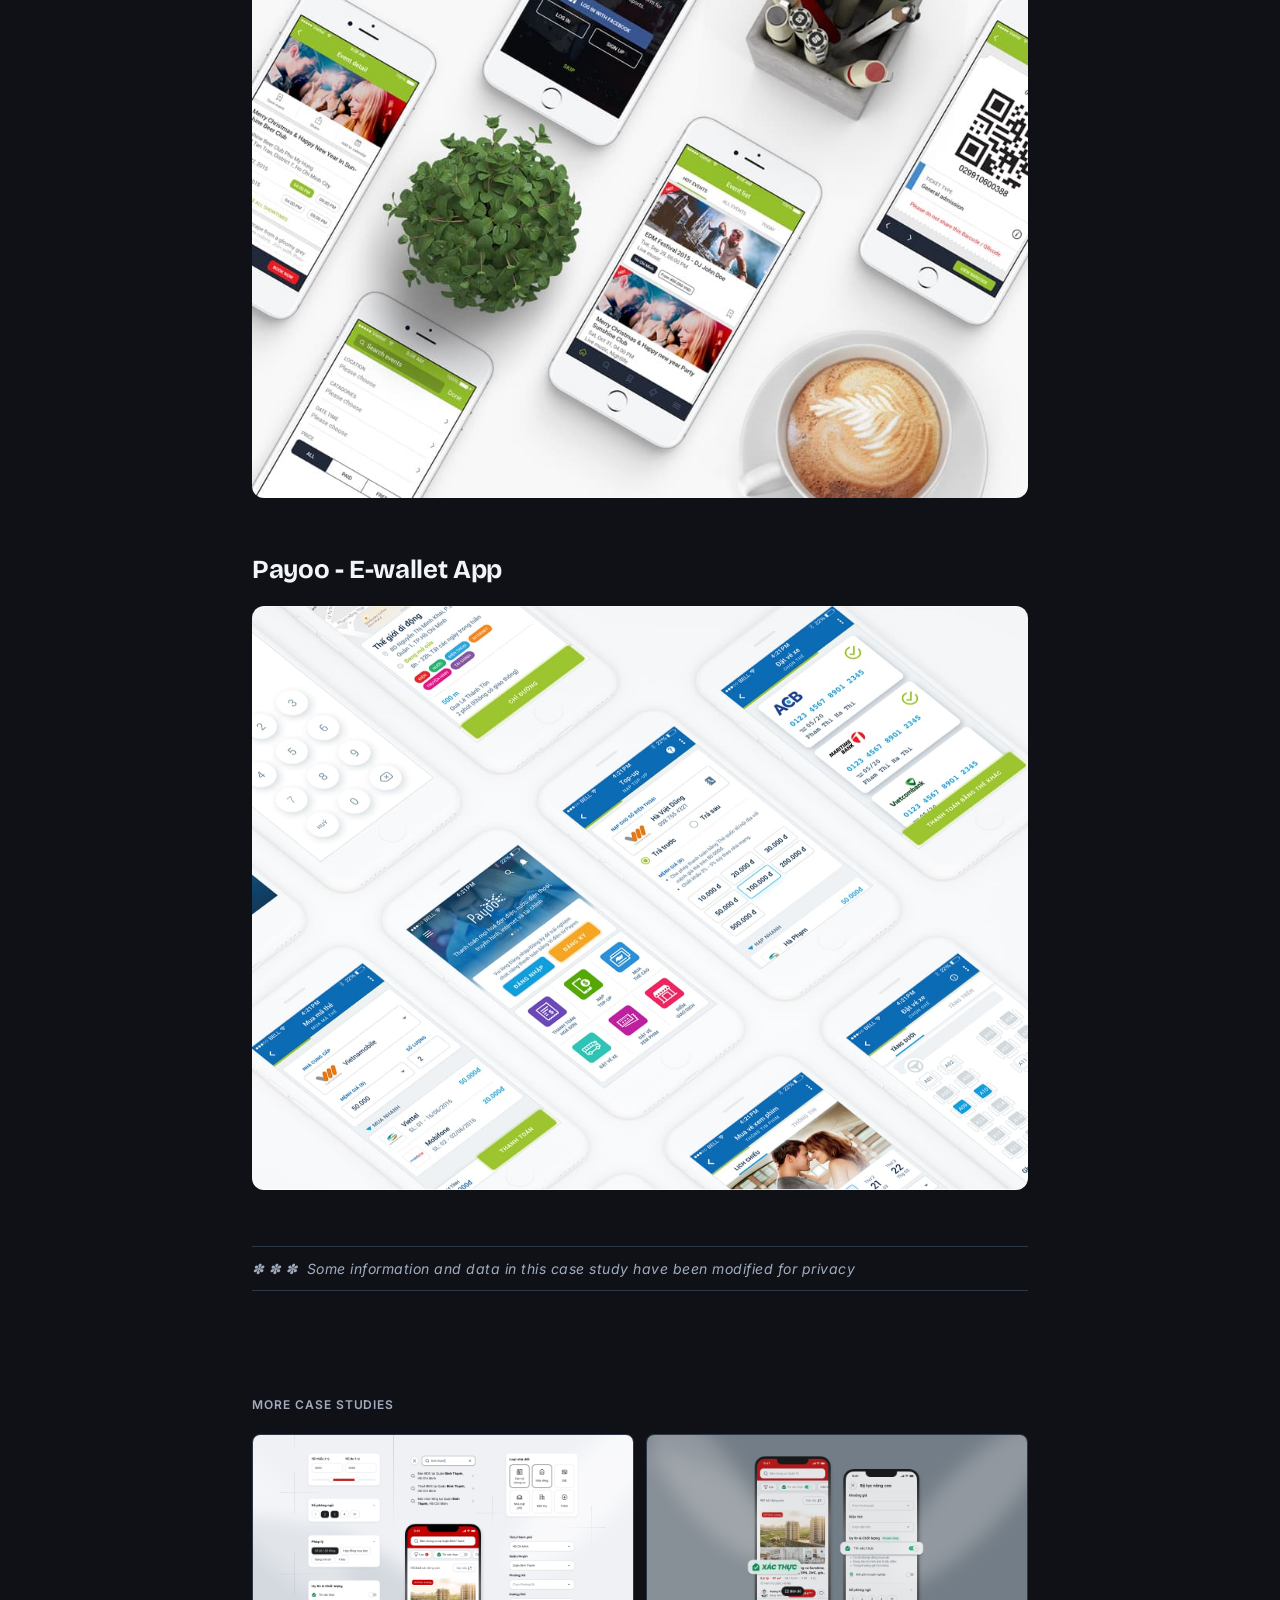
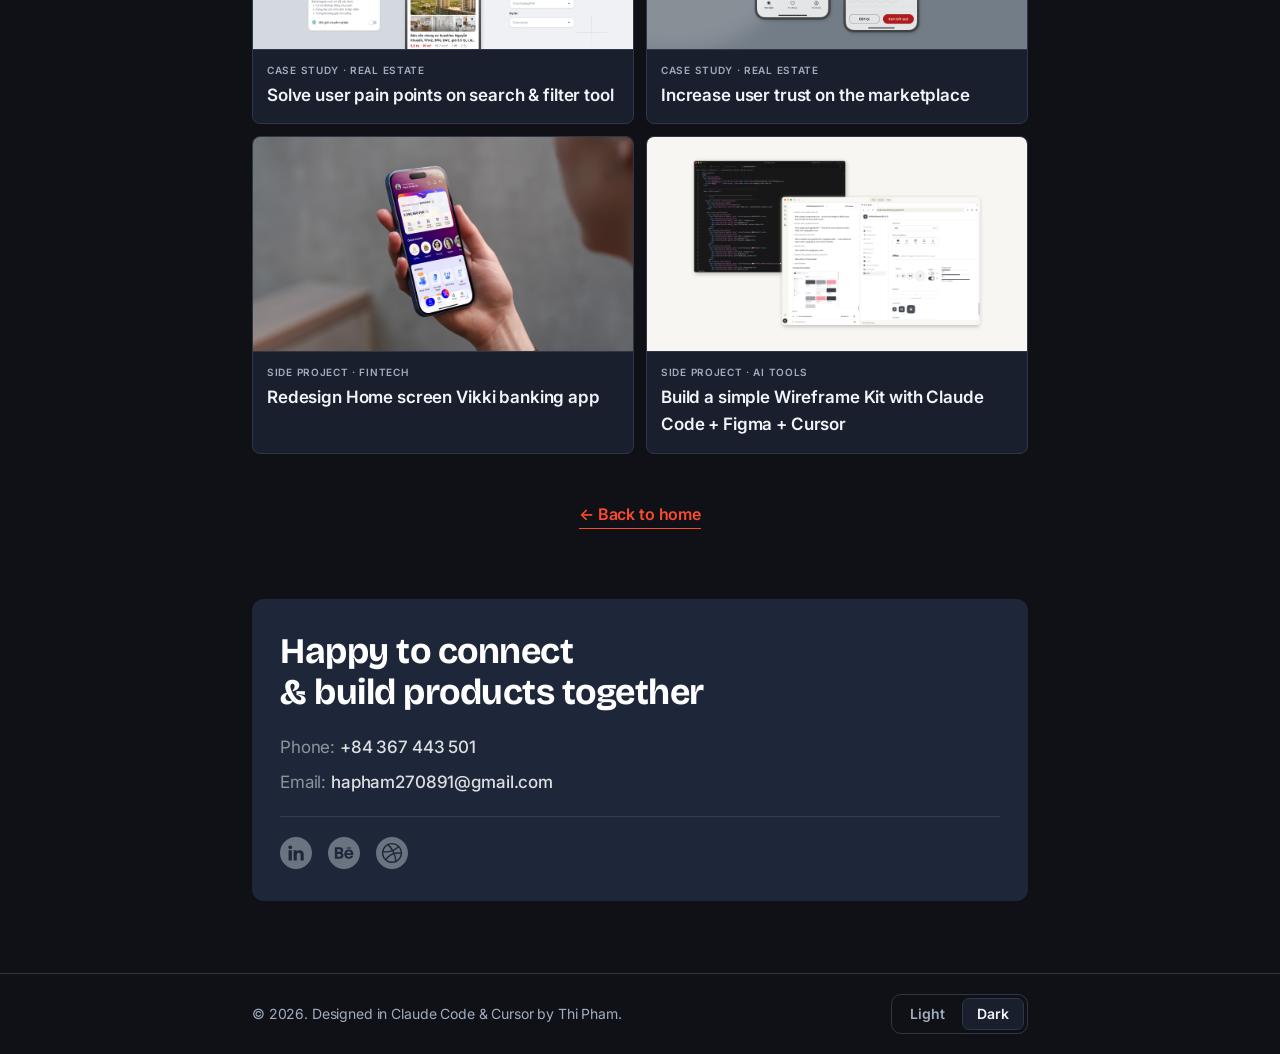
<file: case-study-4.html>
<!DOCTYPE html>
<html lang="en">
<head>
  <!-- Google tag (gtag.js) -->
  <script async src="https://www.googletagmanager.com/gtag/js?id=G-2XC9FC508Y"></script>
  <script>
    window.dataLayer = window.dataLayer || [];
    function gtag(){dataLayer.push(arguments);}
    gtag('js', new Date());

    gtag('config', 'G-2XC9FC508Y');
  </script>
  <meta charset="UTF-8">
  <meta name="viewport" content="width=device-width, initial-scale=1.0">
  <title>Selected projects across B2C and B2B - Pham Thi Ha Thi</title>
  <link rel="preconnect" href="https://fonts.googleapis.com">
  <link rel="preconnect" href="https://fonts.gstatic.com" crossorigin>
  <link href="https://fonts.googleapis.com/css2?family=Inter:wght@400;500;600;700;800&display=swap" rel="stylesheet">
  <link rel="icon" type="image/png" href="./favicon.png">
  <link rel="stylesheet" href="./style.css">
</head>
<body>

  <nav class="cs-nav" aria-label="Back navigation">
    <a href="./index.html#featured-works" class="cs-nav__back">
      <svg xmlns="http://www.w3.org/2000/svg" height="18" viewBox="0 0 24 24" fill="currentColor" aria-hidden="true"><path d="M20 11H7.83l5.59-5.59L12 4l-8 8 8 8 1.41-1.41L7.83 13H20v-2z"/></svg>
      Back to home
    </a>
  </nav>


  <main>

    <div class="container">

      <!-- Project header -->
      <div class="cs-header">
        <a href="./index.html#featured-works" class="cs-back-nav">← Back to home</a>
        <p class="cs-eyebrow">Highlighted Works</p>
        <h1 class="cs-title">Selected projects across B2C and B2B</h1>
      </div>



      <!-- ─── Ordoclic ───────────────────────────────────── -->
      <div class="cs-section">
        <h2 class="cs-h2">Ordoclic - Health Tech Platform</h2>
        <img
          class="cs-img"
          src="./images/case-study-4/Screenshot_2026-03-17_at_21.47.53.jpg"
          alt="Ordoclic health tech platform screens"
          loading="lazy"
        >
      </div>

      <!-- ─── Fonos ──────────────────────────────────────── -->
      <div class="cs-section">
        <h2 class="cs-h2">Fonos - Audiobook App</h2>
        <img
          class="cs-img"
          src="./images/case-study-4/Artboard.jpg"
          alt="Fonos audiobook app screens"
          loading="lazy"
        >
      </div>

      <!-- ─── Passio ─────────────────────────────────────── -->
      <div class="cs-section">
        <h2 class="cs-h2">Passio Apps</h2>
        <img
          class="cs-img"
          src="./images/case-study-4/shot-4.jpg"
          alt="Passio app screens"
          loading="lazy"
        >
        <img
          class="cs-img"
          src="./images/case-study-4/Screenshot_2026-03-17_at_21.34.25.jpg"
          alt="Passio app additional screens"
          loading="lazy"
        >
      </div>

      <!-- ─── Di Dong Viet ───────────────────────────────── -->
      <div class="cs-section">
        <h2 class="cs-h2">Di Dong Viet - Sales Management App</h2>
        <img
          class="cs-img"
          src="./images/case-study-4/Screenshot_2026-03-17_at_21.44.13.jpg"
          alt="Di Dong Viet sales management app screens"
          loading="lazy"
        >
      </div>

      <!-- ─── Ticketbox ──────────────────────────────────── -->
      <div class="cs-section">
        <h2 class="cs-h2">Ticketbox - Event Ticketing Platform</h2>
        <img
          class="cs-img"
          src="./images/case-study-4/work_tkb-4.jpg"
          alt="Ticketbox event ticketing platform screens"
          loading="lazy"
        >
      </div>

      <!-- ─── Payoo ──────────────────────────────────────── -->
      <div class="cs-section">
        <h2 class="cs-h2">Payoo - E-wallet App</h2>
        <img
          class="cs-img"
          src="./images/case-study-4/work_payoo1.jpg"
          alt="Payoo e-wallet app screens"
          loading="lazy"
        >
      </div>

      <!-- Disclaimer -->
      <p class="cs-disclaimer" style="margin-top: 56px;">✽ ✽ ✽ &nbsp;Some information and data in this case study have been modified for privacy</p>

      <!-- ─── More case studies ────────────────────────────── -->
      <div class="cs-more">
        <p class="cs-more-label">More case studies</p>
        <div class="cs-more-grid">
          <a href="./case-study-1.html" class="cs-more-card">
            <img src="./images/case-study-1/Cover_Search.jpg" alt="Solve user pain points on search &amp; filter tool">
            <div class="cs-more-card-body">
              <p class="cs-more-card-eyebrow">Case Study · Real Estate</p>
              <p class="cs-more-card-title">Solve user pain points on search &amp; filter tool</p>
            </div>
          </a>
          <a href="./case-study-2.html" class="cs-more-card">
            <img src="./images/case-study-2/Cover_VL.jpg" alt="Increase user trust on the marketplace">
            <div class="cs-more-card-body">
              <p class="cs-more-card-eyebrow">Case Study · Real Estate</p>
              <p class="cs-more-card-title">Increase user trust on the marketplace</p>
            </div>
          </a>
          <a href="./case-study-6.html" class="cs-more-card">
            <img src="./images/case-study-6/Cover_Vikki.jpg" alt="Redesign Home screen Vikki banking app">
            <div class="cs-more-card-body">
              <p class="cs-more-card-eyebrow">Side Project · Fintech</p>
              <p class="cs-more-card-title">Redesign Home screen Vikki banking app</p>
            </div>
          </a>
          <a href="./case-study-5.html" class="cs-more-card">
            <img src="./images/case-study-5/Cover_Article.jpg" alt="Build a simple Wireframe Kit with Claude Code + Figma + Cursor">
            <div class="cs-more-card-body">
              <p class="cs-more-card-eyebrow">Side Project · AI Tools</p>
              <p class="cs-more-card-title">Build a simple Wireframe Kit with Claude Code + Figma + Cursor</p>
            </div>
          </a>
        </div>
      </div>

      <a href="./index.html" class="cs-back-link">← Back to home</a>

      <div class="contact-card">
        <p class="contact-heading">Happy to connect<br>&amp; build products together</p>
        <div class="contact-rows">
          <p class="contact-row">Phone: <a href="tel:+84367443501">+84 367 443 501</a></p>
          <p class="contact-row">Email: <a href="mailto:hapham270891@gmail.com">hapham270891@gmail.com</a></p>
        </div>
        <div class="contact-social">
          <a href="https://www.linkedin.com/in/thipth" target="_blank" rel="noopener" aria-label="LinkedIn">
            <svg viewBox="0 0 32 32" fill="none" xmlns="http://www.w3.org/2000/svg">
<path d="M16.0361 0C24.8526 0 32 7.14753 32 15.9639V16.0361C32 24.8525 24.8526 32 16.0361 32H15.9639C7.14744 32 0 24.8525 0 16.0361V15.9639C0 7.14753 7.14744 0 15.9639 0H16.0361ZM8.59961 13.3301V23.5977H11.8438V13.3301H8.59961ZM19.8076 13.1924C19.1426 13.1924 18.5443 13.322 18.0127 13.582C17.4811 13.8421 17.0579 14.1954 16.7441 14.6426V13.3008H13.6445V23.416H16.7441V17.9229C16.7442 17.2465 16.9203 16.7209 17.2705 16.3467C17.6208 15.9716 18.0926 15.7842 18.6836 15.7842C19.2746 15.7842 19.7464 15.9725 20.0967 16.3467C20.4469 16.7209 20.623 17.2465 20.623 17.9229V23.416H23.7041V17.5068C23.7041 16.1653 23.3508 15.1115 22.6436 14.3438V14.3428C21.9373 13.5763 20.9915 13.1924 19.8076 13.1924ZM10.2314 8.40137C9.6624 8.40138 9.19773 8.5694 8.83691 8.9043C8.47719 9.24012 8.2969 9.67289 8.29688 10.166C8.29688 10.6593 8.47609 11.0743 8.83691 11.4092C9.19772 11.7441 9.6749 11.9121 10.2314 11.9121C10.7879 11.9121 11.2457 11.7439 11.6064 11.4092C11.9663 11.0743 12.1465 10.6717 12.1465 10.166C12.1465 9.66034 11.9672 9.23918 11.6064 8.9043C11.2466 8.56944 10.8005 8.40137 10.2314 8.40137Z" fill="currentColor"/>
</svg>
          </a>
          <a href="https://www.behance.net/thipth" target="_blank" rel="noopener" aria-label="Behance">
            <svg viewBox="0 0 32 32" fill="none" xmlns="http://www.w3.org/2000/svg">
<path d="M16.0361 0C24.8526 0 32 7.14753 32 15.9639V16.0361C32 24.8525 24.8526 32 16.0361 32H15.9639C7.14744 32 0 24.8525 0 16.0361V15.9639C0 7.14753 7.14744 0 15.9639 0H16.0361ZM20.8613 12.4316C20.013 12.4317 19.1812 12.6254 18.4912 13.0117C17.8002 13.3993 17.2558 13.9572 16.876 14.6689L16.8408 14.7363C16.4844 15.4321 16.3057 16.2384 16.3057 17.1309C16.3057 18.0529 16.5018 18.8845 16.8936 19.5947C17.2842 20.304 17.8322 20.864 18.5225 21.2559C19.2118 21.6477 20.0007 21.8447 20.8633 21.8447C21.9191 21.8446 22.8279 21.5758 23.5557 21.0371C24.2771 20.503 24.7842 19.8049 25.0605 18.9668L25.0791 18.9102L25.1504 18.6963H22.792L22.7354 18.8105L22.7344 18.8115C22.5509 19.1832 22.3037 19.4562 21.9971 19.6377C21.6898 19.8195 21.3125 19.915 20.8613 19.915C20.2383 19.915 19.7129 19.7181 19.291 19.3359C18.9211 18.9996 18.6908 18.5592 18.6084 18.0166H25.2148L25.2363 17.8799L25.2422 17.8418C25.2862 17.5665 25.3076 17.2579 25.3076 16.9258C25.3076 16.0547 25.1191 15.2665 24.7432 14.5869C24.3677 13.9084 23.8347 13.3719 23.1602 12.9961C22.4865 12.6202 21.7107 12.4317 20.8613 12.4316ZM6.85449 10.2129V21.79H11.5439C12.3119 21.79 12.998 21.6498 13.582 21.374C14.1772 21.0938 14.6416 20.702 14.96 20.21C15.2795 19.7156 15.4424 19.1533 15.4424 18.54C15.4423 17.8215 15.2135 17.1698 14.7617 16.6025V16.6016C14.4837 16.253 14.165 15.9861 13.8086 15.8057C14.1236 15.614 14.3949 15.3788 14.6191 15.0986C14.9969 14.6255 15.1885 14.0323 15.1885 13.335C15.1885 12.7531 15.0353 12.2181 14.7314 11.7461C14.4288 11.2742 13.9778 10.8959 13.3916 10.6201C12.8176 10.3499 12.126 10.2129 11.3379 10.2129H6.85449ZM11.3223 16.8848C11.867 16.8848 12.2863 17.0167 12.6035 17.2891C12.9073 17.5503 13.0556 17.8967 13.0557 18.3496C13.0557 18.8025 12.9183 19.1225 12.6357 19.3613C12.3432 19.6089 11.9226 19.7344 11.3848 19.7344H9.24023V16.8848H11.3223ZM20.7822 14.3623C21.4198 14.3623 21.9511 14.5503 22.3721 14.9141C22.7374 15.2293 22.9504 15.6415 23.002 16.1504H18.6367C18.7424 15.6315 18.9747 15.2158 19.3232 14.9043L19.374 14.8574C19.7653 14.5288 20.2368 14.3623 20.7822 14.3623ZM11.1797 12.2656C11.6965 12.2656 12.0991 12.3831 12.376 12.6162C12.6416 12.8393 12.7705 13.1477 12.7705 13.5557C12.7705 13.9637 12.6431 14.2803 12.3809 14.4922C12.1039 14.7164 11.6988 14.8301 11.1797 14.8301H9.24023V12.2656H11.1797ZM18.5918 10.4795V11.5283H23.0205V10.4795H18.5918Z" fill="currentColor"/>
</svg>
          </a>
          <a href="https://dribbble.com/thipham" target="_blank" rel="noopener" aria-label="Dribbble">
            <svg viewBox="0 0 32 32" fill="none" xmlns="http://www.w3.org/2000/svg">
<path d="M16.0361 0C24.8526 0 32 7.14753 32 15.9639V16.0361C32 24.8525 24.8526 32 16.0361 32H15.9639C7.14744 32 0 24.8525 0 16.0361V15.9639C0 7.14753 7.14744 0 15.9639 0H16.0361ZM15.9951 5.94629C14.5893 5.94629 13.237 6.22997 11.9668 6.78711L11.957 6.7793L11.5439 6.9834C10.998 7.25358 10.4819 7.57011 10.001 7.92773C9.68057 8.16638 9.37597 8.42196 9.08691 8.69531C8.97936 8.79727 8.87456 8.90138 8.77148 9.00781C7.35779 10.4686 6.39813 12.3423 6.06738 14.3916L5.96094 15.0557L5.98438 15.0605C5.95523 15.3722 5.93945 15.6881 5.93945 16.002C5.93956 18.6666 7.00206 21.2219 8.87305 23.0996L8.86523 23.1143L9.28516 23.4893C11.1316 25.144 13.5142 26.0566 15.9941 26.0566C16.17 26.0566 16.3449 26.0519 16.5186 26.043C17.7382 25.9813 18.9189 25.7018 20.0332 25.2119H20.0352L20.4717 25.0195V25.0059C23.7171 23.3858 25.8845 20.0754 26.0381 16.4443V16.4209L26.0391 16.416C26.0413 16.3814 26.0419 16.3453 26.043 16.3096L26.0625 15.8643L26.0459 15.8604C26.0134 13.5083 25.1745 11.2793 23.6621 9.49902L23.6797 9.48047L23.2041 8.99023C21.2927 7.02726 18.7328 5.94637 15.9951 5.94629ZM17.6328 17.3691C18.4333 19.5776 18.909 21.8839 19.0166 24.0801C18.8922 24.1271 18.7662 24.1716 18.6406 24.2119C18.6072 24.223 18.5725 24.2312 18.5391 24.2412C18.4404 24.2715 18.34 24.3022 18.2402 24.3291C18.191 24.3425 18.1402 24.3537 18.0898 24.3672C18.0047 24.3885 17.9192 24.4087 17.833 24.4277C17.7794 24.44 17.7246 24.4498 17.6699 24.4609C17.587 24.4777 17.504 24.4932 17.4199 24.5078C17.3651 24.5168 17.3089 24.5254 17.2529 24.5332C17.1678 24.5455 17.0824 24.5565 16.9961 24.5654C16.9424 24.5721 16.8896 24.5784 16.8359 24.584C16.7418 24.5929 16.6469 24.5999 16.5527 24.6055C16.5069 24.6088 16.4618 24.612 16.416 24.6143C16.2761 24.621 16.1351 24.625 15.9941 24.625C15.8663 24.625 15.739 24.6218 15.6123 24.6162L15.6113 24.6182C15.57 24.6159 15.5286 24.6126 15.4873 24.6104C15.4021 24.6059 15.3176 24.6006 15.2324 24.5928C15.1833 24.5883 15.1351 24.5827 15.0859 24.5771C15.0097 24.5693 14.9317 24.5599 14.8555 24.5498C14.804 24.5431 14.7526 24.5352 14.7012 24.5273C14.6283 24.5161 14.5553 24.5056 14.4824 24.4922C14.4297 24.4832 14.3768 24.4721 14.3252 24.4609C14.2536 24.4464 14.1828 24.4327 14.1123 24.417C14.0598 24.4058 14.0084 24.3933 13.957 24.3799C13.8865 24.3631 13.8155 24.3441 13.7461 24.3262C13.6947 24.3128 13.6441 24.2977 13.5938 24.2832C13.5232 24.263 13.4524 24.2402 13.3818 24.2178C13.3325 24.2021 13.2837 24.1877 13.2344 24.1709C13.1617 24.1463 13.0891 24.1195 13.0176 24.0938C12.9728 24.077 12.9266 24.0609 12.8818 24.043C12.8035 24.0128 12.7248 23.9808 12.6465 23.9473C12.6095 23.9316 12.5722 23.9161 12.5352 23.9004C12.4231 23.8511 12.312 23.7999 12.2021 23.7461C12.2 23.7461 12.1975 23.7443 12.1953 23.7432C12.0822 23.6883 11.9712 23.6298 11.8604 23.5693C11.8279 23.5514 11.7953 23.5306 11.7617 23.5127C11.6856 23.4701 11.6092 23.4266 11.5342 23.3818C11.4939 23.3572 11.4534 23.3314 11.4131 23.3057C11.347 23.2642 11.2808 23.2224 11.2158 23.1787C11.1733 23.1507 11.1303 23.1209 11.0889 23.0918C11.0273 23.0493 10.9667 23.0067 10.9062 22.9619C10.8626 22.9306 10.8199 22.8977 10.7773 22.8652C10.7449 22.8406 10.7121 22.8148 10.6797 22.7891C12.1248 20.4078 14.4367 18.5432 17.2451 17.5039C17.3728 17.4569 17.5028 17.4128 17.6328 17.3691ZM19.0107 16.9844C20.8796 16.564 22.7769 16.5511 24.5684 16.9502C24.5684 16.9557 24.5675 16.9614 24.5664 16.9658H24.5654C24.561 17.0016 24.5572 17.0375 24.5527 17.0732C24.5449 17.1348 24.5363 17.1964 24.5273 17.2568C24.5217 17.2961 24.5155 17.3358 24.5088 17.375C24.4998 17.4322 24.4896 17.4897 24.4795 17.5469C24.4717 17.5882 24.464 17.6286 24.4551 17.6699C24.4439 17.7248 24.4332 17.7802 24.4209 17.834C24.412 17.8753 24.4016 17.9167 24.3916 17.958C24.3793 18.0118 24.366 18.0646 24.3525 18.1172C24.3413 18.1586 24.3305 18.2017 24.3193 18.2432C24.3048 18.2946 24.2899 18.347 24.2754 18.3984C24.2631 18.4399 24.2508 18.4829 24.2373 18.5244C24.2216 18.5759 24.2051 18.6263 24.1895 18.6777C24.176 18.7191 24.161 18.7604 24.1465 18.8018C24.1286 18.8521 24.1107 18.9028 24.0928 18.9531C24.0783 18.9933 24.0625 19.035 24.0469 19.0752C24.0279 19.1256 24.0074 19.1752 23.9873 19.2256C23.9716 19.2659 23.9543 19.3054 23.9375 19.3457C23.9162 19.395 23.8955 19.4448 23.873 19.4941C23.8552 19.5333 23.8382 19.5723 23.8203 19.6104C23.7968 19.6597 23.7726 19.7095 23.749 19.7588C23.7312 19.7967 23.7123 19.8341 23.6934 19.8721C23.6688 19.9212 23.6419 19.9704 23.6162 20.0195C23.5972 20.0554 23.5776 20.0911 23.5586 20.127C23.5306 20.1773 23.5018 20.228 23.4727 20.2783C23.4536 20.3119 23.4341 20.3455 23.415 20.3779C23.3825 20.4329 23.3491 20.4882 23.3154 20.542C23.2987 20.5688 23.2824 20.5971 23.2656 20.625C23.2186 20.699 23.1694 20.7719 23.1201 20.8447C23.1157 20.8524 23.1109 20.8595 23.1064 20.8672C23.0515 20.9468 22.9947 21.0251 22.9375 21.1035C22.9208 21.1258 22.9035 21.1486 22.8867 21.1709C22.8464 21.2258 22.8042 21.2802 22.7627 21.334C22.7404 21.363 22.7168 21.3909 22.6934 21.4199C22.6564 21.4658 22.6182 21.5128 22.5801 21.5576C22.5544 21.5878 22.5277 21.6182 22.502 21.6484C22.465 21.691 22.4277 21.7338 22.3896 21.7764C22.3617 21.8077 22.3336 21.838 22.3057 21.8682C22.2687 21.9085 22.2305 21.949 22.1924 21.9893C22.1633 22.0195 22.1328 22.0499 22.1025 22.0801C22.0645 22.1181 22.0264 22.1573 21.9873 22.1953C21.956 22.2255 21.9258 22.255 21.8945 22.2852C21.8553 22.3221 21.8156 22.3596 21.7764 22.3955C21.7439 22.4246 21.7112 22.4533 21.6787 22.4824C21.6384 22.5183 21.5981 22.5532 21.5566 22.5879C21.5231 22.6158 21.4907 22.6439 21.4561 22.6719C21.4146 22.7055 21.3727 22.7409 21.3301 22.7734C21.2965 22.8003 21.2612 22.8267 21.2266 22.8535C21.1841 22.8859 21.1411 22.9188 21.0986 22.9512C21.0639 22.977 21.0269 23.0025 20.9922 23.0283C20.9485 23.0597 20.9042 23.0918 20.8594 23.1221C20.8236 23.1467 20.7887 23.1709 20.7529 23.1943C20.707 23.2246 20.6592 23.255 20.6133 23.2842C20.5775 23.3065 20.5416 23.3302 20.5059 23.3525C20.4724 23.3737 20.4379 23.3929 20.4033 23.4141C20.2407 21.293 19.7652 19.0965 19.0107 16.9844ZM16.3418 14.4336C16.613 14.9547 16.8679 15.4917 17.1055 16.043C16.9856 16.0833 16.8668 16.1243 16.748 16.168C13.7324 17.2835 11.2332 19.2687 9.61328 21.8057C8.17602 20.226 7.36523 18.1548 7.36523 16C7.36525 15.7838 7.37494 15.5676 7.39062 15.3525C8.256 15.4982 9.1473 15.5713 10.0508 15.5713C12.1338 15.5713 14.2857 15.1881 16.3418 14.4336ZM22.6621 10.5283C23.8235 11.9397 24.4992 13.6674 24.6035 15.498C22.6207 15.1002 20.5332 15.1497 18.4854 15.6416C18.2321 15.042 17.9613 14.4557 17.6699 13.8887C19.5466 13.0355 21.2495 11.8882 22.6621 10.5283ZM11.7656 8.47656C13.2084 9.73214 14.5306 11.3354 15.6338 13.166C12.9723 14.1021 10.1615 14.3741 7.61328 13.9414C7.6155 13.9314 7.6179 13.9221 7.62012 13.9121L7.62109 13.9141C7.6536 13.7829 7.68929 13.6515 7.72852 13.5215C7.73521 13.4981 7.74331 13.4736 7.75 13.4502C7.78923 13.3235 7.83114 13.1977 7.87598 13.0732C7.87927 13.0644 7.88148 13.0567 7.88477 13.0479C7.89037 13.0322 7.89576 13.0157 7.90137 13C7.9473 12.8768 7.99549 12.7557 8.0459 12.6348C8.05374 12.6168 8.06052 12.5999 8.06836 12.582C8.06948 12.5788 8.07211 12.5756 8.07324 12.5713C8.12589 12.4481 8.18185 12.3269 8.24121 12.207C8.25018 12.188 8.26056 12.1686 8.26953 12.1484C8.33005 12.0274 8.39287 11.9087 8.45898 11.791C8.46907 11.772 8.47902 11.7533 8.49023 11.7354C8.55516 11.6212 8.62383 11.5084 8.69434 11.3965C8.70215 11.3842 8.70996 11.3717 8.71777 11.3594C8.72221 11.3516 8.72786 11.3437 8.7334 11.3359C8.80512 11.2239 8.87985 11.1134 8.95605 11.0059C8.96951 10.9868 8.98459 10.9663 8.99805 10.9473C9.07643 10.8387 9.15822 10.7312 9.24219 10.626C9.25563 10.6092 9.27074 10.592 9.28418 10.5752C9.36923 10.47 9.45624 10.3655 9.54688 10.2637C9.55806 10.2503 9.57085 10.238 9.58203 10.2246C9.67502 10.1204 9.77153 10.0196 9.87012 9.91992C9.88132 9.90871 9.89114 9.89793 9.90234 9.88672C9.99874 9.79144 10.0964 9.69724 10.1973 9.60645C10.2062 9.59863 10.2157 9.58985 10.2246 9.58203C10.2301 9.5776 10.2347 9.57279 10.2402 9.56836C10.3411 9.47874 10.4446 9.39192 10.5488 9.30566C10.5656 9.29225 10.5819 9.27709 10.5986 9.26367C10.7051 9.17847 10.8128 9.09634 10.9238 9.01562C10.9429 9.00219 10.9623 8.98804 10.9824 8.97461C11.0934 8.89503 11.2068 8.81714 11.3223 8.74316C11.3401 8.73204 11.3592 8.7201 11.377 8.70898C11.4958 8.63387 11.6159 8.56072 11.7393 8.49121C11.7481 8.48678 11.7568 8.48099 11.7656 8.47656ZM16.4111 7.38184V7.38379C16.4569 7.38604 16.503 7.39034 16.5488 7.39258C16.6417 7.39817 16.7335 7.40526 16.8252 7.41309C16.879 7.41869 16.9335 7.42506 16.9873 7.43066C17.0702 7.43963 17.1535 7.4496 17.2363 7.46191C17.2934 7.46975 17.3493 7.48031 17.4053 7.48926C17.4848 7.50269 17.5632 7.51572 17.6416 7.53027C17.6988 7.54148 17.7563 7.5531 17.8135 7.56543C17.8907 7.58221 17.9679 7.59915 18.0439 7.61816C18.1011 7.63162 18.1578 7.64558 18.2139 7.66016C18.29 7.68031 18.3662 7.70222 18.4424 7.72461C18.4972 7.74028 18.5526 7.75665 18.6074 7.77344C18.6847 7.79807 18.7616 7.8247 18.8389 7.85156C18.8904 7.8695 18.9426 7.88622 18.9941 7.90527C19.0769 7.9366 19.1596 7.96937 19.2412 8.00293C19.2847 8.02078 19.3287 8.03575 19.3711 8.05469C19.4888 8.10514 19.6062 8.15796 19.7217 8.21289C19.7328 8.21847 19.7447 8.22489 19.7559 8.23047C19.8724 8.28652 19.9883 8.34557 20.1016 8.40723C20.143 8.42961 20.1833 8.45306 20.2236 8.47656C20.301 8.52027 20.3787 8.56425 20.4561 8.61133C20.503 8.63931 20.5479 8.67013 20.5938 8.69922C20.6631 8.74285 20.7316 8.78617 20.7998 8.83203C20.848 8.86453 20.8953 8.89817 20.9424 8.93066C21.0073 8.97658 21.0719 9.02314 21.1357 9.07129C21.1828 9.10603 21.2293 9.14187 21.2764 9.17773C21.3391 9.22702 21.4023 9.2766 21.4639 9.32812C21.5086 9.36502 21.5539 9.40242 21.5986 9.44043C21.6222 9.4606 21.6454 9.48374 21.6689 9.50391C20.3483 10.7752 18.7455 11.8424 16.9775 12.6328C15.8968 10.7977 14.6056 9.16635 13.1875 7.83789C14.0843 7.52851 15.0237 7.37114 15.9922 7.37109C16.1323 7.37109 16.2721 7.37511 16.4111 7.38184Z" fill="currentColor"/>
</svg>
          </a>
        </div>
      </div>

    </div>
  </main>

  <footer class="site-footer">
    <div class="container">
      <span class="footer-copy">© 2026. Designed in Claude Code &amp; Cursor by Thi Pham.</span>
      <div class="theme-toggle" role="group" aria-label="Color theme">
        <button class="theme-opt" data-theme-val="light">Light</button>
        <button class="theme-opt" data-theme-val="dark">Dark</button>
      </div>
    </div>
  </footer>

  <button class="back-to-top" aria-label="Back to top">
    <svg xmlns="http://www.w3.org/2000/svg" viewBox="0 0 24 24" fill="currentColor"><path d="M7.41 15.41L12 10.83l4.59 4.58L18 14l-6-6-6 6 1.41 1.41z"/></svg>
  </button>
  <script src="./main.js"></script>
</body>
</html>
</file>
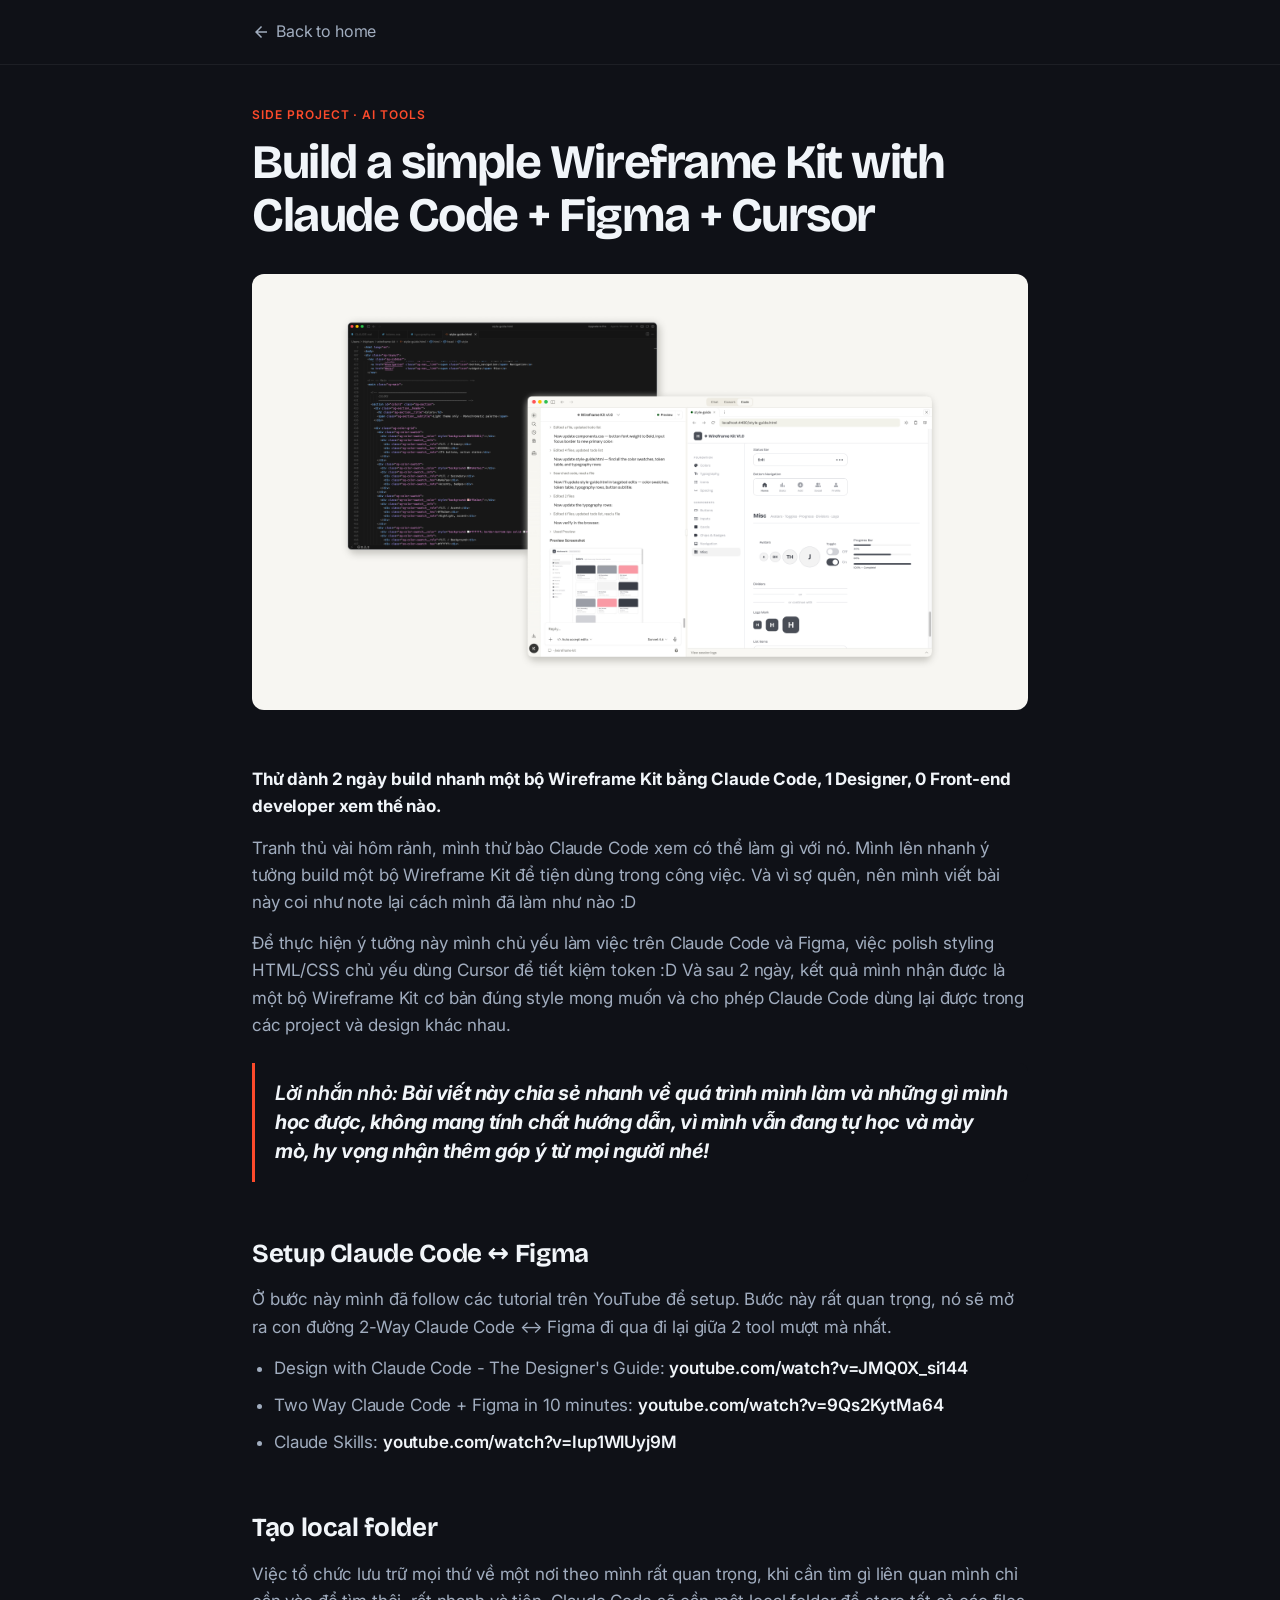
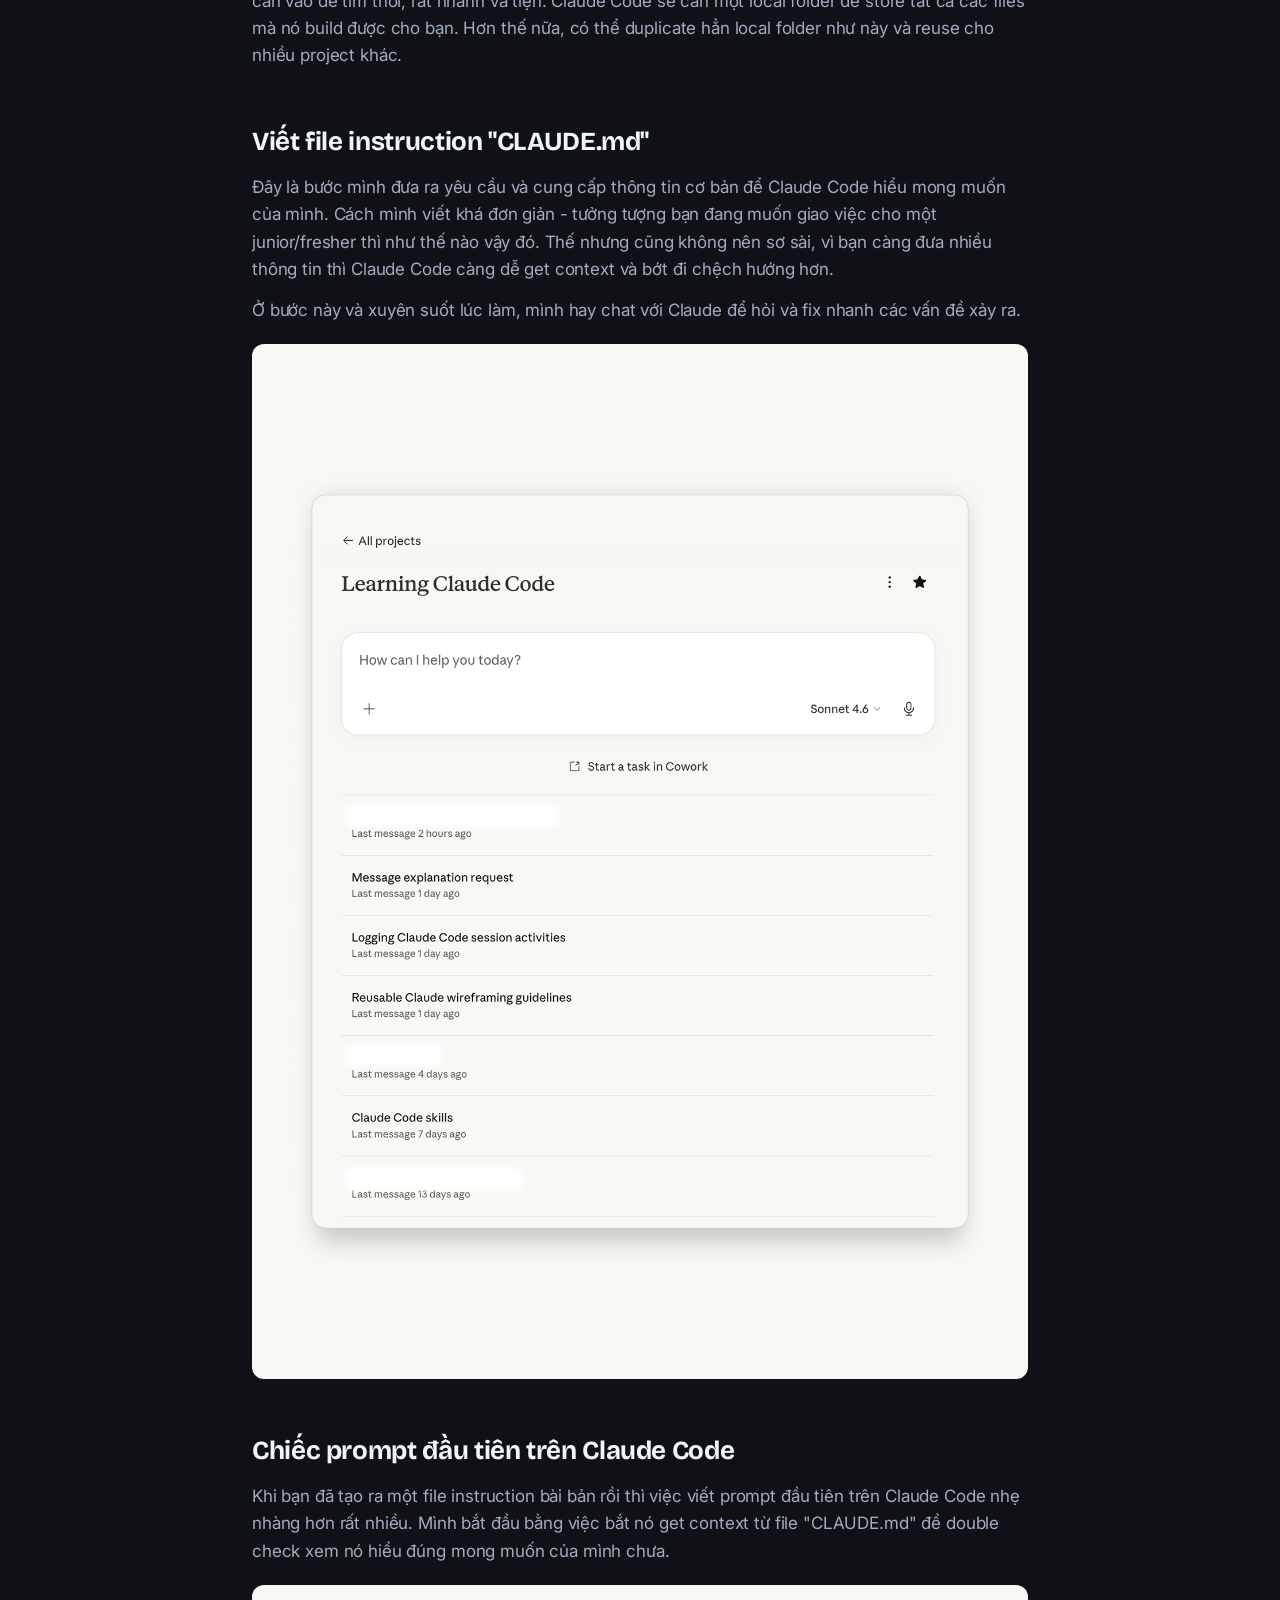
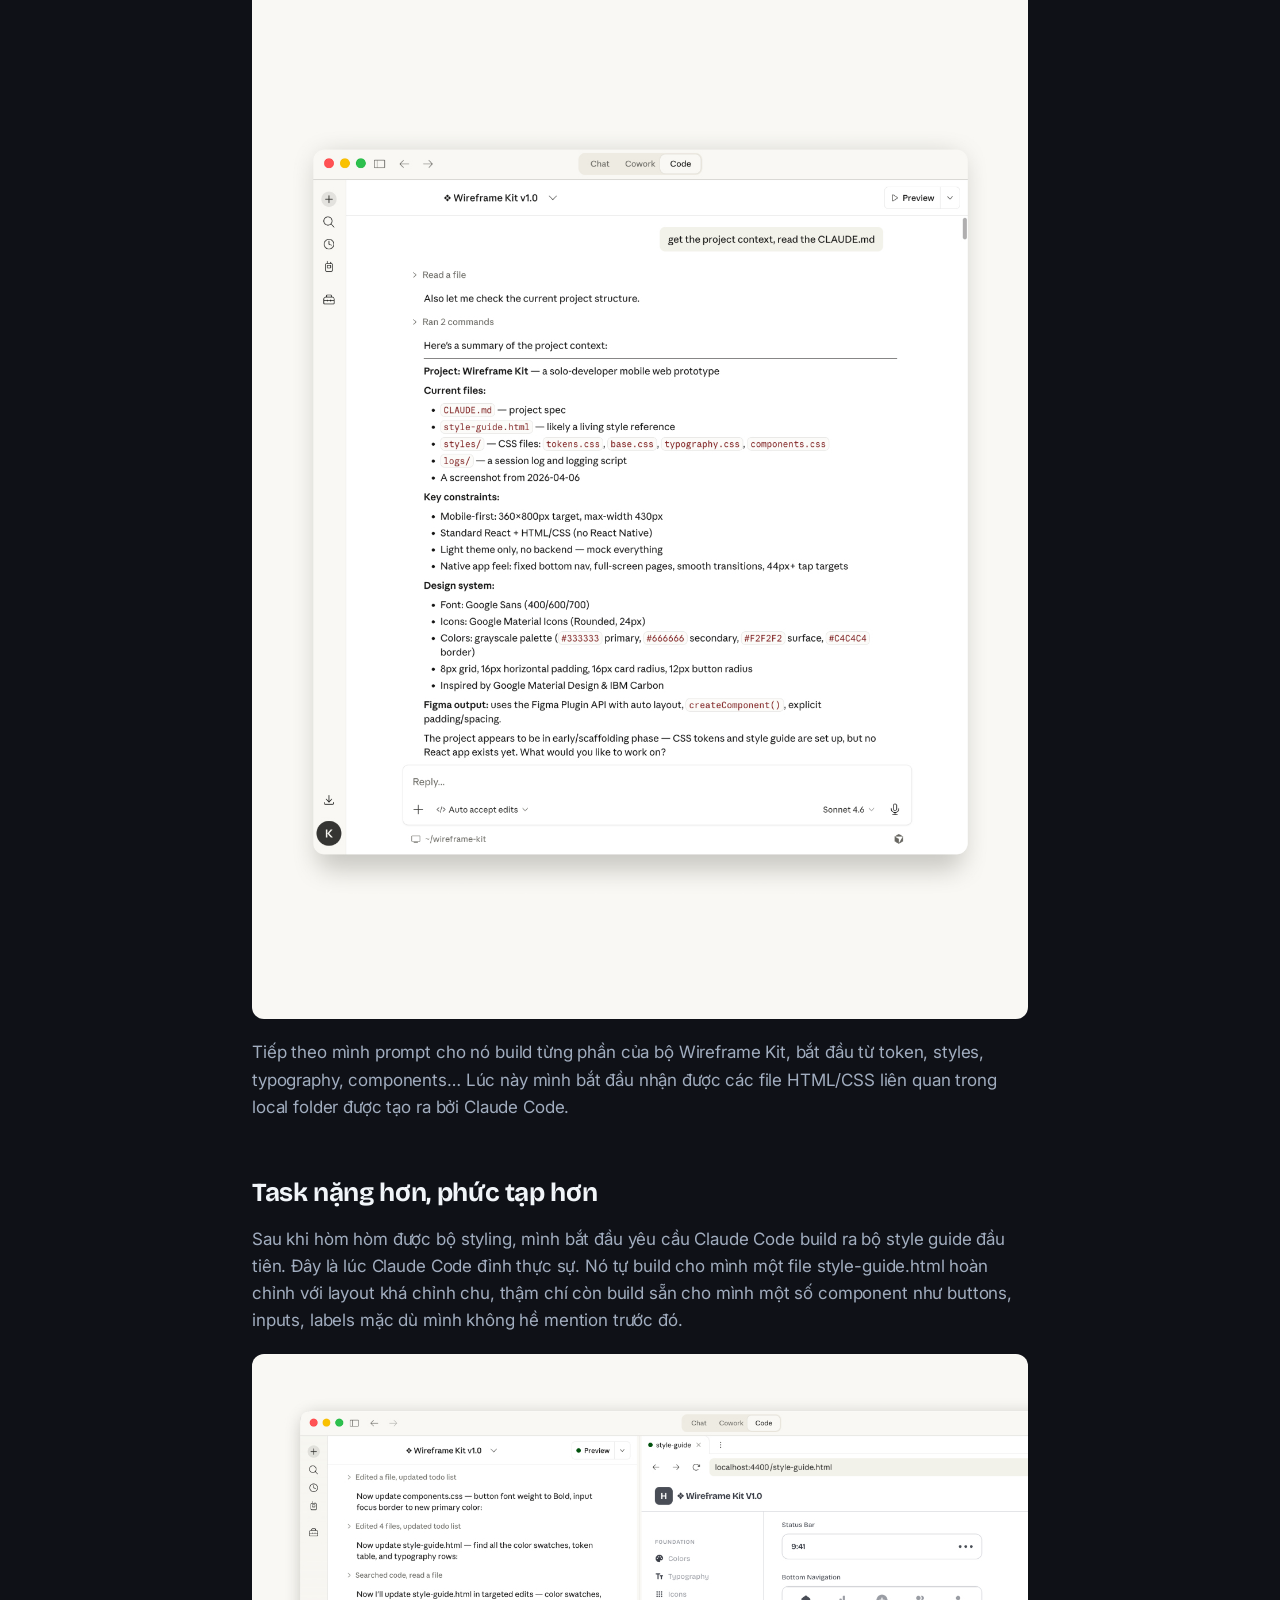
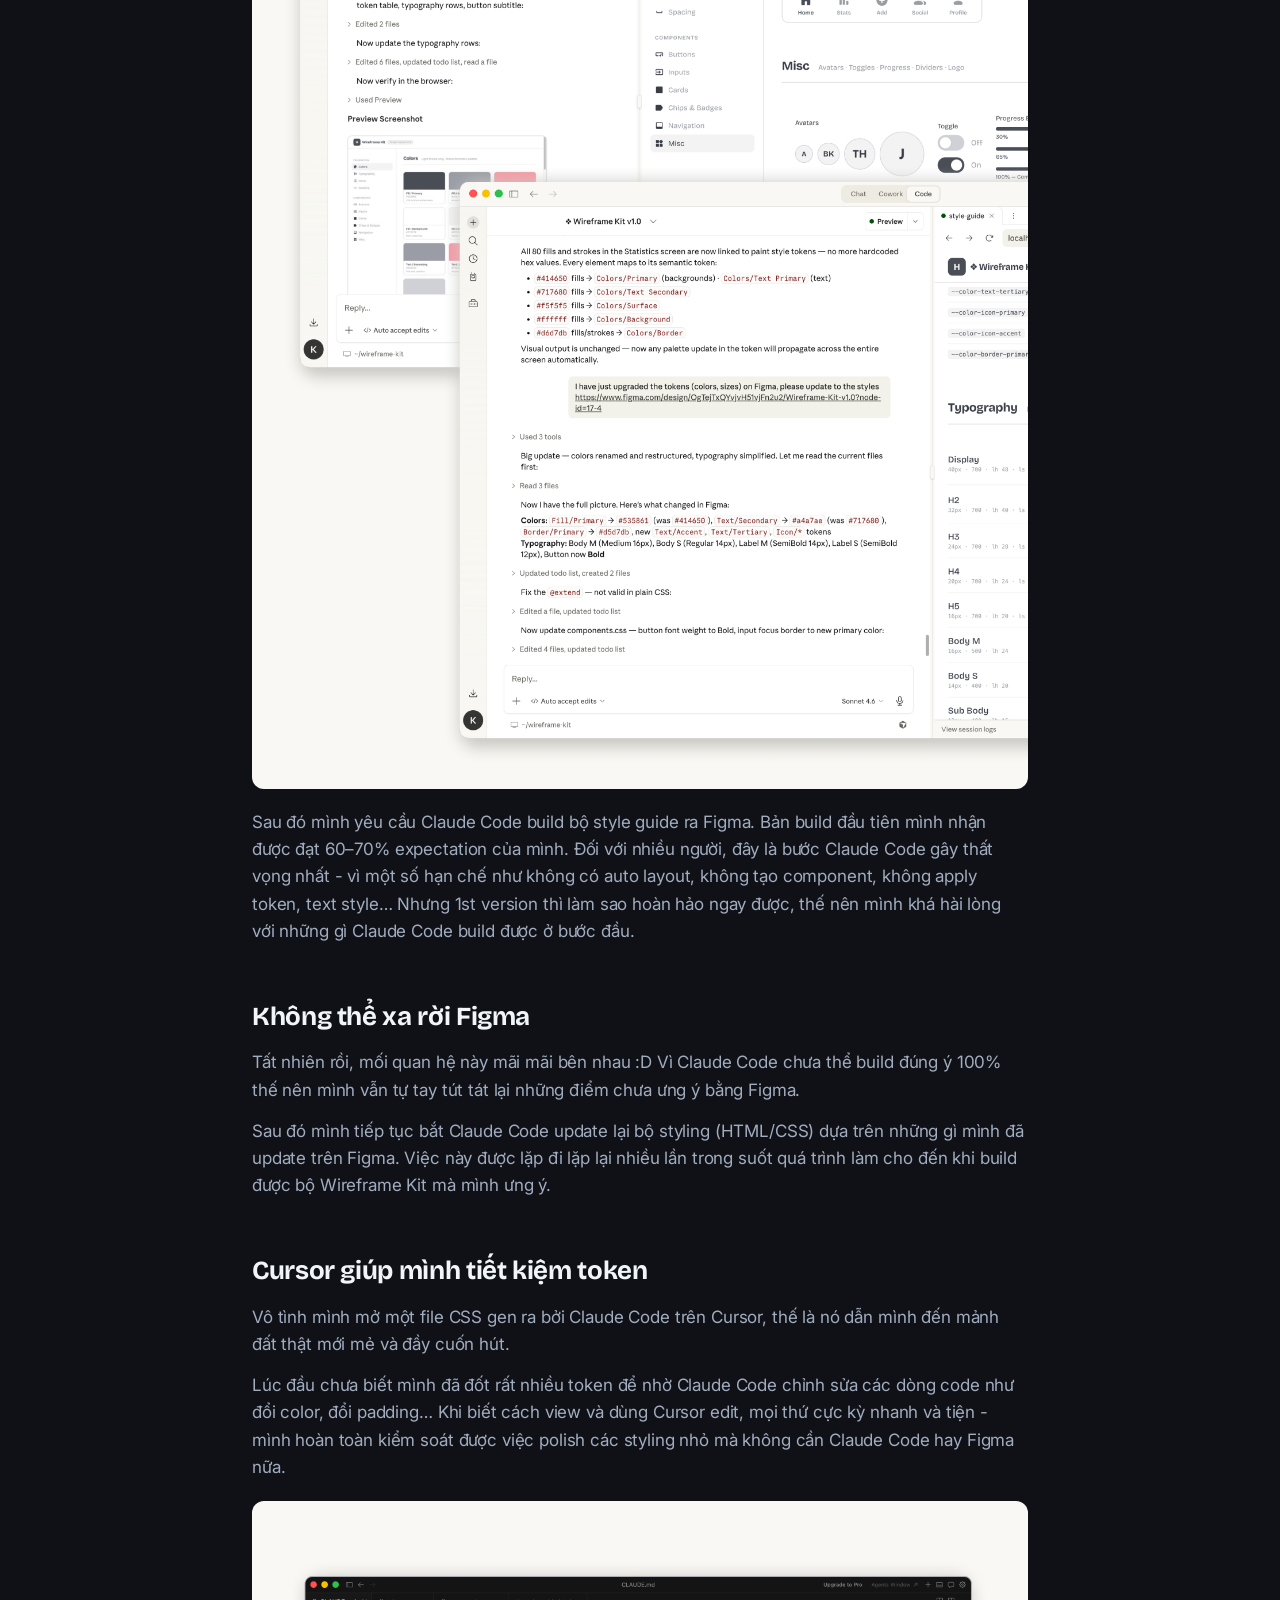
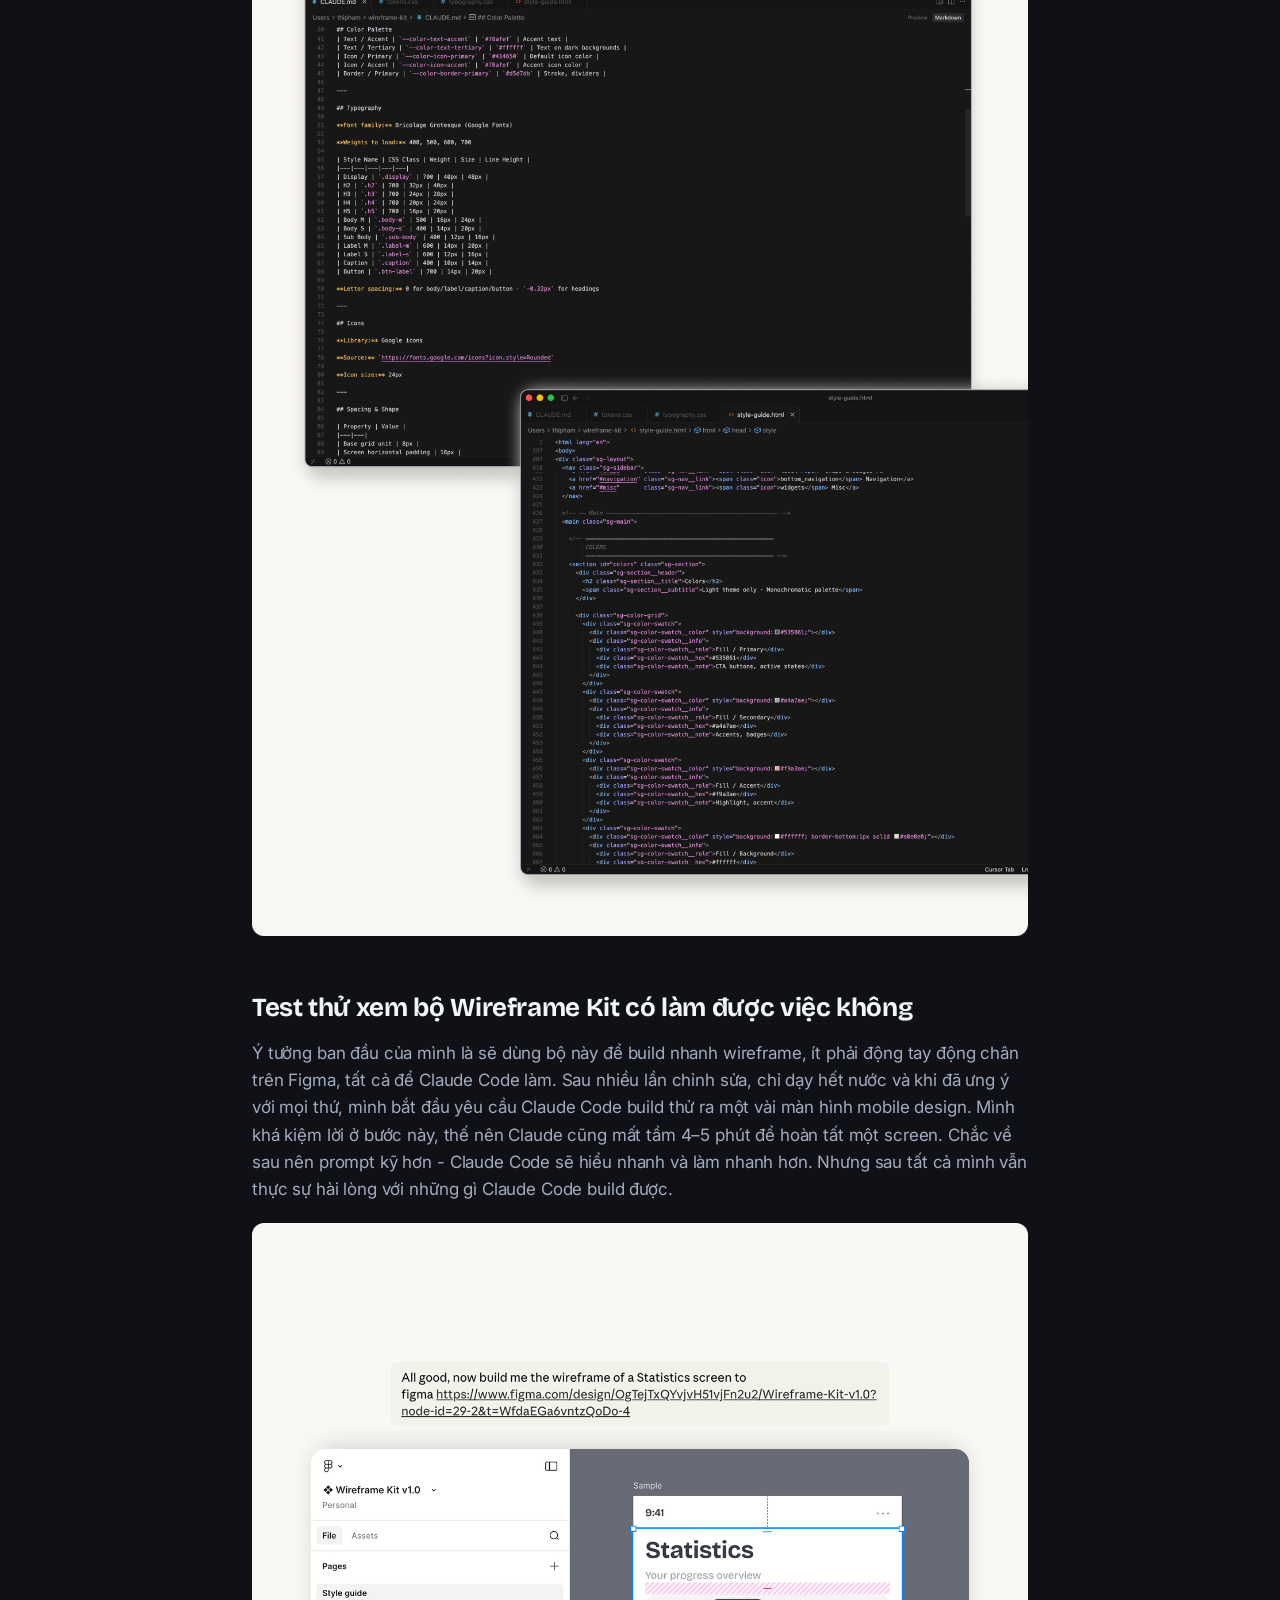
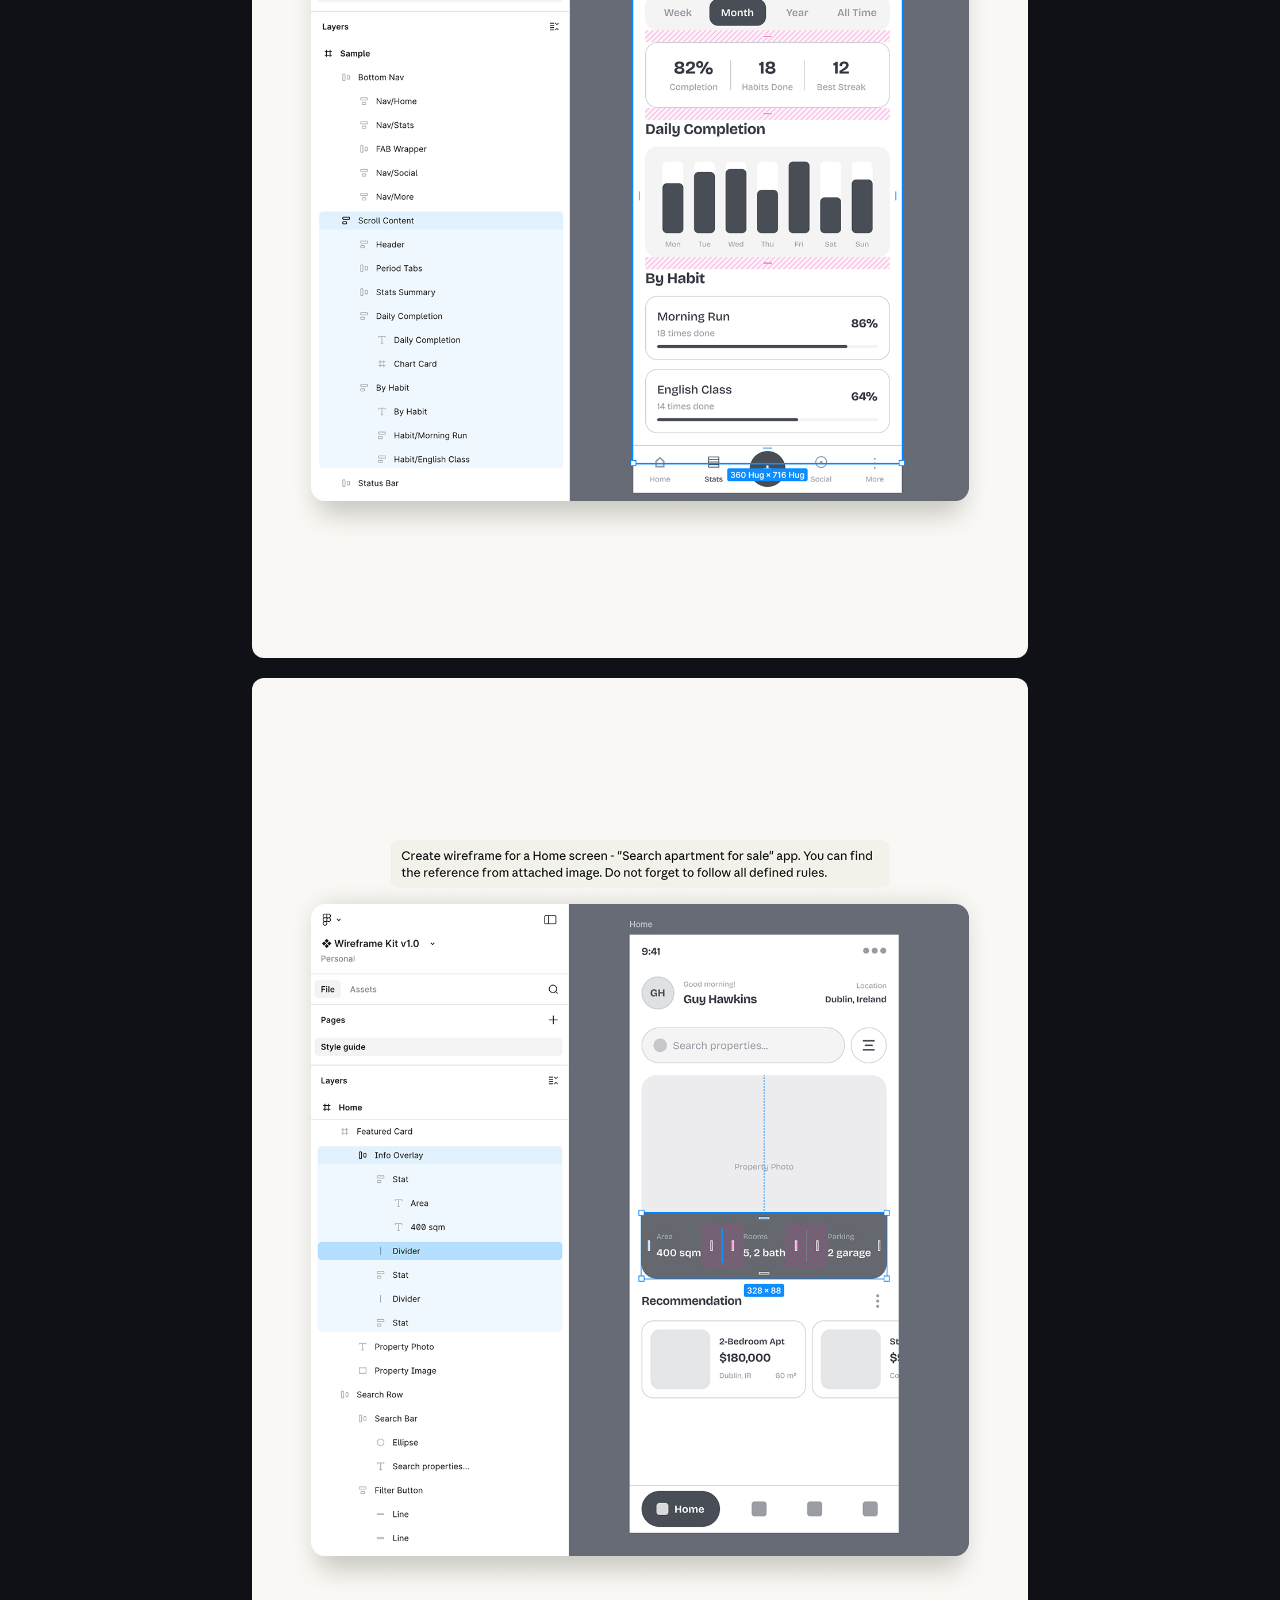
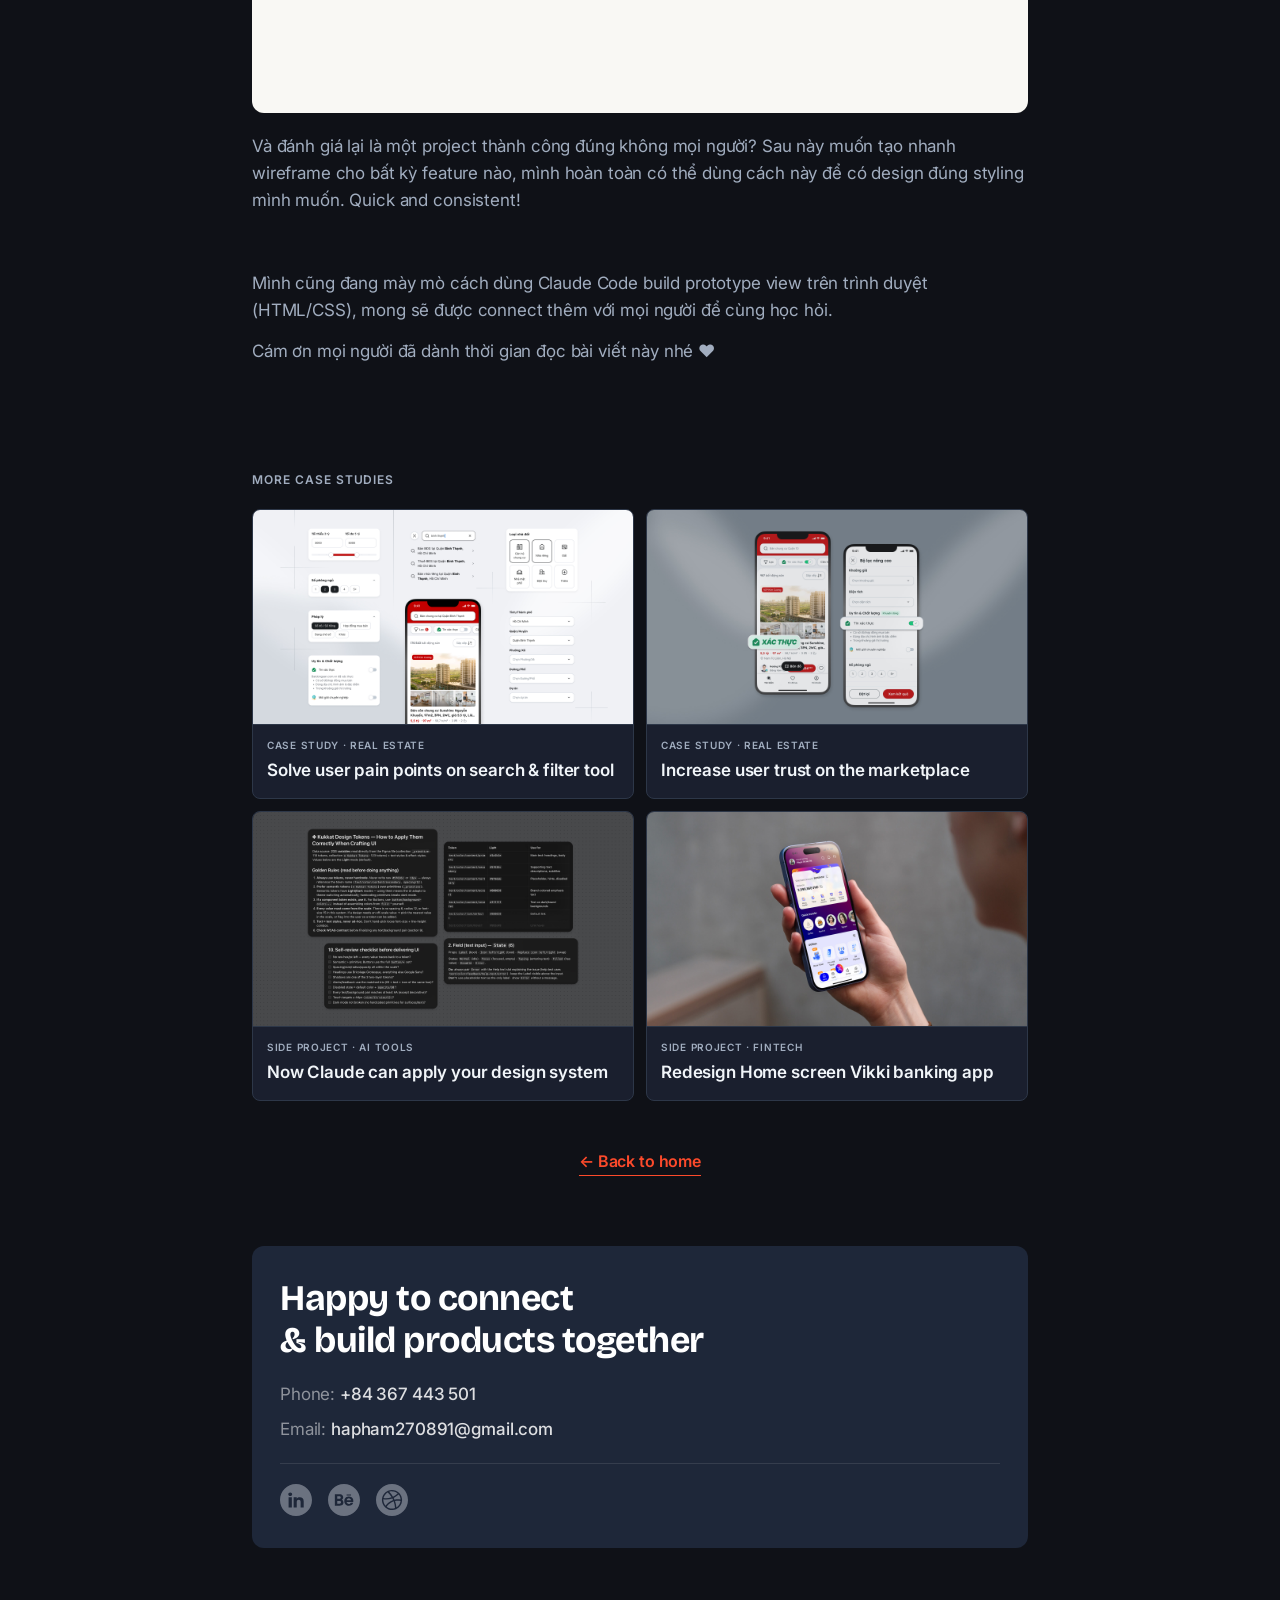
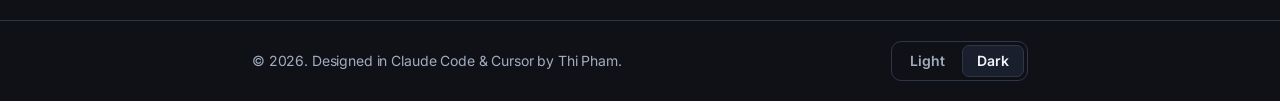
<file: case-study-5.html>
<!DOCTYPE html>
<html lang="en">
<head>
  <!-- Google tag (gtag.js) -->
  <script async src="https://www.googletagmanager.com/gtag/js?id=G-2XC9FC508Y"></script>
  <script>
    window.dataLayer = window.dataLayer || [];
    function gtag(){dataLayer.push(arguments);}
    gtag('js', new Date());

    gtag('config', 'G-2XC9FC508Y');
  </script>
  <meta charset="UTF-8">
  <meta name="viewport" content="width=device-width, initial-scale=1.0">
  <title>Build a simple Wireframe Kit with Claude Code + Figma + Cursor - Pham Thi Ha Thi</title>
  <link rel="preconnect" href="https://fonts.googleapis.com">
  <link rel="preconnect" href="https://fonts.gstatic.com" crossorigin>
  <link href="https://fonts.googleapis.com/css2?family=Inter:wght@400;500;600;700;800&display=swap" rel="stylesheet">
  <link rel="icon" type="image/png" href="./favicon.png">
  <link rel="stylesheet" href="./style.css">
</head>
<body>

  <nav class="cs-nav" aria-label="Back navigation">
    <a href="./index.html#featured-works" class="cs-nav__back">
      <svg xmlns="http://www.w3.org/2000/svg" height="18" viewBox="0 0 24 24" fill="currentColor" aria-hidden="true"><path d="M20 11H7.83l5.59-5.59L12 4l-8 8 8 8 1.41-1.41L7.83 13H20v-2z"/></svg>
      Back to home
    </a>
  </nav>


  <main>

    <div class="container">

      <!-- Project header -->
      <div class="cs-header">
        <a href="./index.html#featured-works" class="cs-back-nav">← Back to home</a>
        <p class="cs-eyebrow">Side Project · AI Tools</p>
        <h1 class="cs-title">Build a simple Wireframe Kit with Claude Code + Figma + Cursor</h1>
      </div>

      <img
        class="cs-hero-img"
        src="./images/case-study-5/Cover_Article.jpg"
        alt="Build a Wireframe Kit with Claude Code - cover"
      >

      <!-- ─── Intro ──────────────────────────────────────── -->
      <div class="cs-section">
        <p class="cs-p"><strong>Thử dành 2 ngày build nhanh một bộ Wireframe Kit bằng Claude Code, 1 Designer, 0 Front-end developer xem thế nào.</strong></p>

        <p class="cs-p">Tranh thủ vài hôm rảnh, mình thử bào Claude Code xem có thể làm gì với nó. Mình lên nhanh ý tưởng build một bộ Wireframe Kit để tiện dùng trong công việc. Và vì sợ quên, nên mình viết bài này coi như note lại cách mình đã làm như nào :D</p>

        <p class="cs-p">Để thực hiện ý tưởng này mình chủ yếu làm việc trên Claude Code và Figma, việc polish styling HTML/CSS chủ yếu dùng Cursor để tiết kiệm token :D Và sau 2 ngày, kết quả mình nhận được là một bộ Wireframe Kit cơ bản đúng style mong muốn và cho phép Claude Code dùng lại được trong các project và design khác nhau.</p>

        <div class="cs-insight">
          <p><em><strong>Lời nhắn nhỏ:</strong> Bài viết này chia sẻ nhanh về quá trình mình làm và những gì mình học được, không mang tính chất hướng dẫn, vì mình vẫn đang tự học và mày mò, hy vọng nhận thêm góp ý từ mọi người nhé!</em></p>
        </div>
      </div>

      <!-- ─── 1. Setup ───────────────────────────────────── -->
      <div class="cs-section">
        <h2 class="cs-h2">Setup Claude Code ↔ Figma</h2>
        <p class="cs-p">Ở bước này mình đã follow các tutorial trên YouTube để setup. Bước này rất quan trọng, nó sẽ mở ra con đường 2-Way Claude Code ↔ Figma đi qua đi lại giữa 2 tool mượt mà nhất.</p>
        <ul class="cs-ul">
          <li>Design with Claude Code - The Designer's Guide: <a href="https://www.youtube.com/watch?v=JMQ0X_si144" target="_blank" rel="noopener"><strong>youtube.com/watch?v=JMQ0X_si144</strong></a></li>
          <li>Two Way Claude Code + Figma in 10 minutes: <a href="https://www.youtube.com/watch?v=9Qs2KytMa64" target="_blank" rel="noopener"><strong>youtube.com/watch?v=9Qs2KytMa64</strong></a></li>
          <li>Claude Skills: <a href="https://www.youtube.com/watch?v=Iup1WlUyj9M" target="_blank" rel="noopener"><strong>youtube.com/watch?v=Iup1WlUyj9M</strong></a></li>
        </ul>
      </div>

      <!-- ─── 2. Local folder ────────────────────────────── -->
      <div class="cs-section">
        <h2 class="cs-h2">Tạo local folder</h2>
        <p class="cs-p">Việc tổ chức lưu trữ mọi thứ về một nơi theo mình rất quan trọng, khi cần tìm gì liên quan mình chỉ cần vào để tìm thôi, rất nhanh và tiện. Claude Code sẽ cần một local folder để store tất cả các files mà nó build được cho bạn. Hơn thế nữa, có thể duplicate hẳn local folder như này và reuse cho nhiều project khác.</p>
      </div>

      <!-- ─── 3. CLAUDE.md ───────────────────────────────── -->
      <div class="cs-section">
        <h2 class="cs-h2">Viết file instruction "CLAUDE.md"</h2>
        <p class="cs-p">Đây là bước mình đưa ra yêu cầu và cung cấp thông tin cơ bản để Claude Code hiểu mong muốn của mình. Cách mình viết khá đơn giản - tưởng tượng bạn đang muốn giao việc cho một junior/fresher thì như thế nào vậy đó. Thế nhưng cũng không nên sơ sài, vì bạn càng đưa nhiều thông tin thì Claude Code càng dễ get context và bớt đi chệch hướng hơn.</p>
        <p class="cs-p">Ở bước này và xuyên suốt lúc làm, mình hay chat với Claude để hỏi và fix nhanh các vấn đề xảy ra.</p>
        <img
          class="cs-img"
          src="./images/case-study-5/img_1.jpg"
          alt="Writing CLAUDE.md instruction file"
          loading="lazy"
        >
      </div>

      <!-- ─── 4. First prompt ────────────────────────────── -->
      <div class="cs-section">
        <h2 class="cs-h2">Chiếc prompt đầu tiên trên Claude Code</h2>
        <p class="cs-p">Khi bạn đã tạo ra một file instruction bài bản rồi thì việc viết prompt đầu tiên trên Claude Code nhẹ nhàng hơn rất nhiều. Mình bắt đầu bằng việc bắt nó get context từ file "CLAUDE.md" để double check xem nó hiểu đúng mong muốn của mình chưa.</p>
        <img
          class="cs-img"
          src="./images/case-study-5/img_2.jpg"
          alt="First prompt on Claude Code"
          loading="lazy"
        >
        <p class="cs-p">Tiếp theo mình prompt cho nó build từng phần của bộ Wireframe Kit, bắt đầu từ token, styles, typography, components… Lúc này mình bắt đầu nhận được các file HTML/CSS liên quan trong local folder được tạo ra bởi Claude Code.</p>
      </div>

      <!-- ─── 5. Heavier tasks ───────────────────────────── -->
      <div class="cs-section">
        <h2 class="cs-h2">Task nặng hơn, phức tạp hơn</h2>
        <p class="cs-p">Sau khi hòm hòm được bộ styling, mình bắt đầu yêu cầu Claude Code build ra bộ style guide đầu tiên. Đây là lúc Claude Code đỉnh thực sự. Nó tự build cho mình một file style-guide.html hoàn chỉnh với layout khá chỉnh chu, thậm chí còn build sẵn cho mình một số component như buttons, inputs, labels mặc dù mình không hề mention trước đó.</p>
        <img
          class="cs-img"
          src="./images/case-study-5/img_3.jpg"
          alt="Claude Code builds the style guide"
          loading="lazy"
        >
        <p class="cs-p">Sau đó mình yêu cầu Claude Code build bộ style guide ra Figma. Bản build đầu tiên mình nhận được đạt 60–70% expectation của mình. Đối với nhiều người, đây là bước Claude Code gây thất vọng nhất - vì một số hạn chế như không có auto layout, không tạo component, không apply token, text style… Nhưng 1st version thì làm sao hoàn hảo ngay được, thế nên mình khá hài lòng với những gì Claude Code build được ở bước đầu.</p>
      </div>

      <!-- ─── 6. Figma ───────────────────────────────────── -->
      <div class="cs-section">
        <h2 class="cs-h2">Không thể xa rời Figma</h2>
        <p class="cs-p">Tất nhiên rồi, mối quan hệ này mãi mãi bên nhau :D Vì Claude Code chưa thể build đúng ý 100% thế nên mình vẫn tự tay tút tát lại những điểm chưa ưng ý bằng Figma.</p>
        <p class="cs-p">Sau đó mình tiếp tục bắt Claude Code update lại bộ styling (HTML/CSS) dựa trên những gì mình đã update trên Figma. Việc này được lặp đi lặp lại nhiều lần trong suốt quá trình làm cho đến khi build được bộ Wireframe Kit mà mình ưng ý.</p>
      </div>

      <!-- ─── 7. Cursor ─────────────────────────────────── -->
      <div class="cs-section">
        <h2 class="cs-h2">Cursor giúp mình tiết kiệm token</h2>
        <p class="cs-p">Vô tình mình mở một file CSS gen ra bởi Claude Code trên Cursor, thế là nó dẫn mình đến mảnh đất thật mới mẻ và đầy cuốn hút.</p>
        <p class="cs-p">Lúc đầu chưa biết mình đã đốt rất nhiều token để nhờ Claude Code chỉnh sửa các dòng code như đổi color, đổi padding… Khi biết cách view và dùng Cursor edit, mọi thứ cực kỳ nhanh và tiện - mình hoàn toàn kiểm soát được việc polish các styling nhỏ mà không cần Claude Code hay Figma nữa.</p>
        <img
          class="cs-img"
          src="./images/case-study-5/img_4.jpg"
          alt="Using Cursor to polish CSS"
          loading="lazy"
        >
      </div>

      <!-- ─── 8. Test ────────────────────────────────────── -->
      <div class="cs-section">
        <h2 class="cs-h2">Test thử xem bộ Wireframe Kit có làm được việc không</h2>
        <p class="cs-p">Ý tưởng ban đầu của mình là sẽ dùng bộ này để build nhanh wireframe, ít phải động tay động chân trên Figma, tất cả để Claude Code làm. Sau nhiều lần chỉnh sửa, chỉ dạy hết nước và khi đã ưng ý với mọi thứ, mình bắt đầu yêu cầu Claude Code build thử ra một vài màn hình mobile design. Mình khá kiệm lời ở bước này, thế nên Claude cũng mất tầm 4–5 phút để hoàn tất một screen. Chắc về sau nên prompt kỹ hơn - Claude Code sẽ hiểu nhanh và làm nhanh hơn. Nhưng sau tất cả mình vẫn thực sự hài lòng với những gì Claude Code build được.</p>
        <img
          class="cs-img"
          src="./images/case-study-5/img_5.jpg"
          alt="Wireframe Kit in action - screen 1"
          loading="lazy"
        >
        <img
          class="cs-img"
          src="./images/case-study-5/img_6.jpg"
          alt="Wireframe Kit in action - screen 2"
          loading="lazy"
        >
        <p class="cs-p">Và đánh giá lại là một project thành công đúng không mọi người? Sau này muốn tạo nhanh wireframe cho bất kỳ feature nào, mình hoàn toàn có thể dùng cách này để có design đúng styling mình muốn. Quick and consistent!</p>
      </div>

      <!-- ─── Closing ────────────────────────────────────── -->
      <div class="cs-section">
        <p class="cs-p">Mình cũng đang mày mò cách dùng Claude Code build prototype view trên trình duyệt (HTML/CSS), mong sẽ được connect thêm với mọi người để cùng học hỏi.</p>
        <p class="cs-p">Cám ơn mọi người đã dành thời gian đọc bài viết này nhé ❤️</p>
      </div>

      <!-- ─── More case studies ────────────────────────────── -->
      <div class="cs-more">
        <p class="cs-more-label">More case studies</p>
        <div class="cs-more-grid">
          <a href="./case-study-1.html" class="cs-more-card">
            <img src="./images/case-study-1/Cover_Search.jpg" alt="Solve user pain points on search &amp; filter tool">
            <div class="cs-more-card-body">
              <p class="cs-more-card-eyebrow">Case Study · Real Estate</p>
              <p class="cs-more-card-title">Solve user pain points on search &amp; filter tool</p>
            </div>
          </a>
          <a href="./case-study-2.html" class="cs-more-card">
            <img src="./images/case-study-2/Cover_VL.jpg" alt="Increase user trust on the marketplace">
            <div class="cs-more-card-body">
              <p class="cs-more-card-eyebrow">Case Study · Real Estate</p>
              <p class="cs-more-card-title">Increase user trust on the marketplace</p>
            </div>
          </a>
          <a href="./case-study-7.html" class="cs-more-card">
            <img src="./images/case-study-7/Cover.jpg" alt="Now Claude can apply your design system">
            <div class="cs-more-card-body">
              <p class="cs-more-card-eyebrow">Side Project · AI Tools</p>
              <p class="cs-more-card-title">Now Claude can apply your design system</p>
            </div>
          </a>
          <a href="./case-study-6.html" class="cs-more-card">
            <img src="./images/case-study-6/Cover_Vikki.jpg" alt="Redesign Home screen Vikki banking app">
            <div class="cs-more-card-body">
              <p class="cs-more-card-eyebrow">Side Project · Fintech</p>
              <p class="cs-more-card-title">Redesign Home screen Vikki banking app</p>
            </div>
          </a>
        </div>
      </div>

      <a href="./index.html" class="cs-back-link">← Back to home</a>

      <div class="contact-card">
        <p class="contact-heading">Happy to connect<br>&amp; build products together</p>
        <div class="contact-rows">
          <p class="contact-row">Phone: <a href="tel:+84367443501">+84 367 443 501</a></p>
          <p class="contact-row">Email: <a href="mailto:hapham270891@gmail.com">hapham270891@gmail.com</a></p>
        </div>
        <div class="contact-social">
          <a href="https://www.linkedin.com/in/thipth" target="_blank" rel="noopener" aria-label="LinkedIn">
            <svg viewBox="0 0 32 32" fill="none" xmlns="http://www.w3.org/2000/svg">
<path d="M16.0361 0C24.8526 0 32 7.14753 32 15.9639V16.0361C32 24.8525 24.8526 32 16.0361 32H15.9639C7.14744 32 0 24.8525 0 16.0361V15.9639C0 7.14753 7.14744 0 15.9639 0H16.0361ZM8.59961 13.3301V23.5977H11.8438V13.3301H8.59961ZM19.8076 13.1924C19.1426 13.1924 18.5443 13.322 18.0127 13.582C17.4811 13.8421 17.0579 14.1954 16.7441 14.6426V13.3008H13.6445V23.416H16.7441V17.9229C16.7442 17.2465 16.9203 16.7209 17.2705 16.3467C17.6208 15.9716 18.0926 15.7842 18.6836 15.7842C19.2746 15.7842 19.7464 15.9725 20.0967 16.3467C20.4469 16.7209 20.623 17.2465 20.623 17.9229V23.416H23.7041V17.5068C23.7041 16.1653 23.3508 15.1115 22.6436 14.3438V14.3428C21.9373 13.5763 20.9915 13.1924 19.8076 13.1924ZM10.2314 8.40137C9.6624 8.40138 9.19773 8.5694 8.83691 8.9043C8.47719 9.24012 8.2969 9.67289 8.29688 10.166C8.29688 10.6593 8.47609 11.0743 8.83691 11.4092C9.19772 11.7441 9.6749 11.9121 10.2314 11.9121C10.7879 11.9121 11.2457 11.7439 11.6064 11.4092C11.9663 11.0743 12.1465 10.6717 12.1465 10.166C12.1465 9.66034 11.9672 9.23918 11.6064 8.9043C11.2466 8.56944 10.8005 8.40137 10.2314 8.40137Z" fill="currentColor"/>
</svg>
          </a>
          <a href="https://www.behance.net/thipth" target="_blank" rel="noopener" aria-label="Behance">
            <svg viewBox="0 0 32 32" fill="none" xmlns="http://www.w3.org/2000/svg">
<path d="M16.0361 0C24.8526 0 32 7.14753 32 15.9639V16.0361C32 24.8525 24.8526 32 16.0361 32H15.9639C7.14744 32 0 24.8525 0 16.0361V15.9639C0 7.14753 7.14744 0 15.9639 0H16.0361ZM20.8613 12.4316C20.013 12.4317 19.1812 12.6254 18.4912 13.0117C17.8002 13.3993 17.2558 13.9572 16.876 14.6689L16.8408 14.7363C16.4844 15.4321 16.3057 16.2384 16.3057 17.1309C16.3057 18.0529 16.5018 18.8845 16.8936 19.5947C17.2842 20.304 17.8322 20.864 18.5225 21.2559C19.2118 21.6477 20.0007 21.8447 20.8633 21.8447C21.9191 21.8446 22.8279 21.5758 23.5557 21.0371C24.2771 20.503 24.7842 19.8049 25.0605 18.9668L25.0791 18.9102L25.1504 18.6963H22.792L22.7354 18.8105L22.7344 18.8115C22.5509 19.1832 22.3037 19.4562 21.9971 19.6377C21.6898 19.8195 21.3125 19.915 20.8613 19.915C20.2383 19.915 19.7129 19.7181 19.291 19.3359C18.9211 18.9996 18.6908 18.5592 18.6084 18.0166H25.2148L25.2363 17.8799L25.2422 17.8418C25.2862 17.5665 25.3076 17.2579 25.3076 16.9258C25.3076 16.0547 25.1191 15.2665 24.7432 14.5869C24.3677 13.9084 23.8347 13.3719 23.1602 12.9961C22.4865 12.6202 21.7107 12.4317 20.8613 12.4316ZM6.85449 10.2129V21.79H11.5439C12.3119 21.79 12.998 21.6498 13.582 21.374C14.1772 21.0938 14.6416 20.702 14.96 20.21C15.2795 19.7156 15.4424 19.1533 15.4424 18.54C15.4423 17.8215 15.2135 17.1698 14.7617 16.6025V16.6016C14.4837 16.253 14.165 15.9861 13.8086 15.8057C14.1236 15.614 14.3949 15.3788 14.6191 15.0986C14.9969 14.6255 15.1885 14.0323 15.1885 13.335C15.1885 12.7531 15.0353 12.2181 14.7314 11.7461C14.4288 11.2742 13.9778 10.8959 13.3916 10.6201C12.8176 10.3499 12.126 10.2129 11.3379 10.2129H6.85449ZM11.3223 16.8848C11.867 16.8848 12.2863 17.0167 12.6035 17.2891C12.9073 17.5503 13.0556 17.8967 13.0557 18.3496C13.0557 18.8025 12.9183 19.1225 12.6357 19.3613C12.3432 19.6089 11.9226 19.7344 11.3848 19.7344H9.24023V16.8848H11.3223ZM20.7822 14.3623C21.4198 14.3623 21.9511 14.5503 22.3721 14.9141C22.7374 15.2293 22.9504 15.6415 23.002 16.1504H18.6367C18.7424 15.6315 18.9747 15.2158 19.3232 14.9043L19.374 14.8574C19.7653 14.5288 20.2368 14.3623 20.7822 14.3623ZM11.1797 12.2656C11.6965 12.2656 12.0991 12.3831 12.376 12.6162C12.6416 12.8393 12.7705 13.1477 12.7705 13.5557C12.7705 13.9637 12.6431 14.2803 12.3809 14.4922C12.1039 14.7164 11.6988 14.8301 11.1797 14.8301H9.24023V12.2656H11.1797ZM18.5918 10.4795V11.5283H23.0205V10.4795H18.5918Z" fill="currentColor"/>
</svg>
          </a>
          <a href="https://dribbble.com/thipham" target="_blank" rel="noopener" aria-label="Dribbble">
            <svg viewBox="0 0 32 32" fill="none" xmlns="http://www.w3.org/2000/svg">
<path d="M16.0361 0C24.8526 0 32 7.14753 32 15.9639V16.0361C32 24.8525 24.8526 32 16.0361 32H15.9639C7.14744 32 0 24.8525 0 16.0361V15.9639C0 7.14753 7.14744 0 15.9639 0H16.0361ZM15.9951 5.94629C14.5893 5.94629 13.237 6.22997 11.9668 6.78711L11.957 6.7793L11.5439 6.9834C10.998 7.25358 10.4819 7.57011 10.001 7.92773C9.68057 8.16638 9.37597 8.42196 9.08691 8.69531C8.97936 8.79727 8.87456 8.90138 8.77148 9.00781C7.35779 10.4686 6.39813 12.3423 6.06738 14.3916L5.96094 15.0557L5.98438 15.0605C5.95523 15.3722 5.93945 15.6881 5.93945 16.002C5.93956 18.6666 7.00206 21.2219 8.87305 23.0996L8.86523 23.1143L9.28516 23.4893C11.1316 25.144 13.5142 26.0566 15.9941 26.0566C16.17 26.0566 16.3449 26.0519 16.5186 26.043C17.7382 25.9813 18.9189 25.7018 20.0332 25.2119H20.0352L20.4717 25.0195V25.0059C23.7171 23.3858 25.8845 20.0754 26.0381 16.4443V16.4209L26.0391 16.416C26.0413 16.3814 26.0419 16.3453 26.043 16.3096L26.0625 15.8643L26.0459 15.8604C26.0134 13.5083 25.1745 11.2793 23.6621 9.49902L23.6797 9.48047L23.2041 8.99023C21.2927 7.02726 18.7328 5.94637 15.9951 5.94629ZM17.6328 17.3691C18.4333 19.5776 18.909 21.8839 19.0166 24.0801C18.8922 24.1271 18.7662 24.1716 18.6406 24.2119C18.6072 24.223 18.5725 24.2312 18.5391 24.2412C18.4404 24.2715 18.34 24.3022 18.2402 24.3291C18.191 24.3425 18.1402 24.3537 18.0898 24.3672C18.0047 24.3885 17.9192 24.4087 17.833 24.4277C17.7794 24.44 17.7246 24.4498 17.6699 24.4609C17.587 24.4777 17.504 24.4932 17.4199 24.5078C17.3651 24.5168 17.3089 24.5254 17.2529 24.5332C17.1678 24.5455 17.0824 24.5565 16.9961 24.5654C16.9424 24.5721 16.8896 24.5784 16.8359 24.584C16.7418 24.5929 16.6469 24.5999 16.5527 24.6055C16.5069 24.6088 16.4618 24.612 16.416 24.6143C16.2761 24.621 16.1351 24.625 15.9941 24.625C15.8663 24.625 15.739 24.6218 15.6123 24.6162L15.6113 24.6182C15.57 24.6159 15.5286 24.6126 15.4873 24.6104C15.4021 24.6059 15.3176 24.6006 15.2324 24.5928C15.1833 24.5883 15.1351 24.5827 15.0859 24.5771C15.0097 24.5693 14.9317 24.5599 14.8555 24.5498C14.804 24.5431 14.7526 24.5352 14.7012 24.5273C14.6283 24.5161 14.5553 24.5056 14.4824 24.4922C14.4297 24.4832 14.3768 24.4721 14.3252 24.4609C14.2536 24.4464 14.1828 24.4327 14.1123 24.417C14.0598 24.4058 14.0084 24.3933 13.957 24.3799C13.8865 24.3631 13.8155 24.3441 13.7461 24.3262C13.6947 24.3128 13.6441 24.2977 13.5938 24.2832C13.5232 24.263 13.4524 24.2402 13.3818 24.2178C13.3325 24.2021 13.2837 24.1877 13.2344 24.1709C13.1617 24.1463 13.0891 24.1195 13.0176 24.0938C12.9728 24.077 12.9266 24.0609 12.8818 24.043C12.8035 24.0128 12.7248 23.9808 12.6465 23.9473C12.6095 23.9316 12.5722 23.9161 12.5352 23.9004C12.4231 23.8511 12.312 23.7999 12.2021 23.7461C12.2 23.7461 12.1975 23.7443 12.1953 23.7432C12.0822 23.6883 11.9712 23.6298 11.8604 23.5693C11.8279 23.5514 11.7953 23.5306 11.7617 23.5127C11.6856 23.4701 11.6092 23.4266 11.5342 23.3818C11.4939 23.3572 11.4534 23.3314 11.4131 23.3057C11.347 23.2642 11.2808 23.2224 11.2158 23.1787C11.1733 23.1507 11.1303 23.1209 11.0889 23.0918C11.0273 23.0493 10.9667 23.0067 10.9062 22.9619C10.8626 22.9306 10.8199 22.8977 10.7773 22.8652C10.7449 22.8406 10.7121 22.8148 10.6797 22.7891C12.1248 20.4078 14.4367 18.5432 17.2451 17.5039C17.3728 17.4569 17.5028 17.4128 17.6328 17.3691ZM19.0107 16.9844C20.8796 16.564 22.7769 16.5511 24.5684 16.9502C24.5684 16.9557 24.5675 16.9614 24.5664 16.9658H24.5654C24.561 17.0016 24.5572 17.0375 24.5527 17.0732C24.5449 17.1348 24.5363 17.1964 24.5273 17.2568C24.5217 17.2961 24.5155 17.3358 24.5088 17.375C24.4998 17.4322 24.4896 17.4897 24.4795 17.5469C24.4717 17.5882 24.464 17.6286 24.4551 17.6699C24.4439 17.7248 24.4332 17.7802 24.4209 17.834C24.412 17.8753 24.4016 17.9167 24.3916 17.958C24.3793 18.0118 24.366 18.0646 24.3525 18.1172C24.3413 18.1586 24.3305 18.2017 24.3193 18.2432C24.3048 18.2946 24.2899 18.347 24.2754 18.3984C24.2631 18.4399 24.2508 18.4829 24.2373 18.5244C24.2216 18.5759 24.2051 18.6263 24.1895 18.6777C24.176 18.7191 24.161 18.7604 24.1465 18.8018C24.1286 18.8521 24.1107 18.9028 24.0928 18.9531C24.0783 18.9933 24.0625 19.035 24.0469 19.0752C24.0279 19.1256 24.0074 19.1752 23.9873 19.2256C23.9716 19.2659 23.9543 19.3054 23.9375 19.3457C23.9162 19.395 23.8955 19.4448 23.873 19.4941C23.8552 19.5333 23.8382 19.5723 23.8203 19.6104C23.7968 19.6597 23.7726 19.7095 23.749 19.7588C23.7312 19.7967 23.7123 19.8341 23.6934 19.8721C23.6688 19.9212 23.6419 19.9704 23.6162 20.0195C23.5972 20.0554 23.5776 20.0911 23.5586 20.127C23.5306 20.1773 23.5018 20.228 23.4727 20.2783C23.4536 20.3119 23.4341 20.3455 23.415 20.3779C23.3825 20.4329 23.3491 20.4882 23.3154 20.542C23.2987 20.5688 23.2824 20.5971 23.2656 20.625C23.2186 20.699 23.1694 20.7719 23.1201 20.8447C23.1157 20.8524 23.1109 20.8595 23.1064 20.8672C23.0515 20.9468 22.9947 21.0251 22.9375 21.1035C22.9208 21.1258 22.9035 21.1486 22.8867 21.1709C22.8464 21.2258 22.8042 21.2802 22.7627 21.334C22.7404 21.363 22.7168 21.3909 22.6934 21.4199C22.6564 21.4658 22.6182 21.5128 22.5801 21.5576C22.5544 21.5878 22.5277 21.6182 22.502 21.6484C22.465 21.691 22.4277 21.7338 22.3896 21.7764C22.3617 21.8077 22.3336 21.838 22.3057 21.8682C22.2687 21.9085 22.2305 21.949 22.1924 21.9893C22.1633 22.0195 22.1328 22.0499 22.1025 22.0801C22.0645 22.1181 22.0264 22.1573 21.9873 22.1953C21.956 22.2255 21.9258 22.255 21.8945 22.2852C21.8553 22.3221 21.8156 22.3596 21.7764 22.3955C21.7439 22.4246 21.7112 22.4533 21.6787 22.4824C21.6384 22.5183 21.5981 22.5532 21.5566 22.5879C21.5231 22.6158 21.4907 22.6439 21.4561 22.6719C21.4146 22.7055 21.3727 22.7409 21.3301 22.7734C21.2965 22.8003 21.2612 22.8267 21.2266 22.8535C21.1841 22.8859 21.1411 22.9188 21.0986 22.9512C21.0639 22.977 21.0269 23.0025 20.9922 23.0283C20.9485 23.0597 20.9042 23.0918 20.8594 23.1221C20.8236 23.1467 20.7887 23.1709 20.7529 23.1943C20.707 23.2246 20.6592 23.255 20.6133 23.2842C20.5775 23.3065 20.5416 23.3302 20.5059 23.3525C20.4724 23.3737 20.4379 23.3929 20.4033 23.4141C20.2407 21.293 19.7652 19.0965 19.0107 16.9844ZM16.3418 14.4336C16.613 14.9547 16.8679 15.4917 17.1055 16.043C16.9856 16.0833 16.8668 16.1243 16.748 16.168C13.7324 17.2835 11.2332 19.2687 9.61328 21.8057C8.17602 20.226 7.36523 18.1548 7.36523 16C7.36525 15.7838 7.37494 15.5676 7.39062 15.3525C8.256 15.4982 9.1473 15.5713 10.0508 15.5713C12.1338 15.5713 14.2857 15.1881 16.3418 14.4336ZM22.6621 10.5283C23.8235 11.9397 24.4992 13.6674 24.6035 15.498C22.6207 15.1002 20.5332 15.1497 18.4854 15.6416C18.2321 15.042 17.9613 14.4557 17.6699 13.8887C19.5466 13.0355 21.2495 11.8882 22.6621 10.5283ZM11.7656 8.47656C13.2084 9.73214 14.5306 11.3354 15.6338 13.166C12.9723 14.1021 10.1615 14.3741 7.61328 13.9414C7.6155 13.9314 7.6179 13.9221 7.62012 13.9121L7.62109 13.9141C7.6536 13.7829 7.68929 13.6515 7.72852 13.5215C7.73521 13.4981 7.74331 13.4736 7.75 13.4502C7.78923 13.3235 7.83114 13.1977 7.87598 13.0732C7.87927 13.0644 7.88148 13.0567 7.88477 13.0479C7.89037 13.0322 7.89576 13.0157 7.90137 13C7.9473 12.8768 7.99549 12.7557 8.0459 12.6348C8.05374 12.6168 8.06052 12.5999 8.06836 12.582C8.06948 12.5788 8.07211 12.5756 8.07324 12.5713C8.12589 12.4481 8.18185 12.3269 8.24121 12.207C8.25018 12.188 8.26056 12.1686 8.26953 12.1484C8.33005 12.0274 8.39287 11.9087 8.45898 11.791C8.46907 11.772 8.47902 11.7533 8.49023 11.7354C8.55516 11.6212 8.62383 11.5084 8.69434 11.3965C8.70215 11.3842 8.70996 11.3717 8.71777 11.3594C8.72221 11.3516 8.72786 11.3437 8.7334 11.3359C8.80512 11.2239 8.87985 11.1134 8.95605 11.0059C8.96951 10.9868 8.98459 10.9663 8.99805 10.9473C9.07643 10.8387 9.15822 10.7312 9.24219 10.626C9.25563 10.6092 9.27074 10.592 9.28418 10.5752C9.36923 10.47 9.45624 10.3655 9.54688 10.2637C9.55806 10.2503 9.57085 10.238 9.58203 10.2246C9.67502 10.1204 9.77153 10.0196 9.87012 9.91992C9.88132 9.90871 9.89114 9.89793 9.90234 9.88672C9.99874 9.79144 10.0964 9.69724 10.1973 9.60645C10.2062 9.59863 10.2157 9.58985 10.2246 9.58203C10.2301 9.5776 10.2347 9.57279 10.2402 9.56836C10.3411 9.47874 10.4446 9.39192 10.5488 9.30566C10.5656 9.29225 10.5819 9.27709 10.5986 9.26367C10.7051 9.17847 10.8128 9.09634 10.9238 9.01562C10.9429 9.00219 10.9623 8.98804 10.9824 8.97461C11.0934 8.89503 11.2068 8.81714 11.3223 8.74316C11.3401 8.73204 11.3592 8.7201 11.377 8.70898C11.4958 8.63387 11.6159 8.56072 11.7393 8.49121C11.7481 8.48678 11.7568 8.48099 11.7656 8.47656ZM16.4111 7.38184V7.38379C16.4569 7.38604 16.503 7.39034 16.5488 7.39258C16.6417 7.39817 16.7335 7.40526 16.8252 7.41309C16.879 7.41869 16.9335 7.42506 16.9873 7.43066C17.0702 7.43963 17.1535 7.4496 17.2363 7.46191C17.2934 7.46975 17.3493 7.48031 17.4053 7.48926C17.4848 7.50269 17.5632 7.51572 17.6416 7.53027C17.6988 7.54148 17.7563 7.5531 17.8135 7.56543C17.8907 7.58221 17.9679 7.59915 18.0439 7.61816C18.1011 7.63162 18.1578 7.64558 18.2139 7.66016C18.29 7.68031 18.3662 7.70222 18.4424 7.72461C18.4972 7.74028 18.5526 7.75665 18.6074 7.77344C18.6847 7.79807 18.7616 7.8247 18.8389 7.85156C18.8904 7.8695 18.9426 7.88622 18.9941 7.90527C19.0769 7.9366 19.1596 7.96937 19.2412 8.00293C19.2847 8.02078 19.3287 8.03575 19.3711 8.05469C19.4888 8.10514 19.6062 8.15796 19.7217 8.21289C19.7328 8.21847 19.7447 8.22489 19.7559 8.23047C19.8724 8.28652 19.9883 8.34557 20.1016 8.40723C20.143 8.42961 20.1833 8.45306 20.2236 8.47656C20.301 8.52027 20.3787 8.56425 20.4561 8.61133C20.503 8.63931 20.5479 8.67013 20.5938 8.69922C20.6631 8.74285 20.7316 8.78617 20.7998 8.83203C20.848 8.86453 20.8953 8.89817 20.9424 8.93066C21.0073 8.97658 21.0719 9.02314 21.1357 9.07129C21.1828 9.10603 21.2293 9.14187 21.2764 9.17773C21.3391 9.22702 21.4023 9.2766 21.4639 9.32812C21.5086 9.36502 21.5539 9.40242 21.5986 9.44043C21.6222 9.4606 21.6454 9.48374 21.6689 9.50391C20.3483 10.7752 18.7455 11.8424 16.9775 12.6328C15.8968 10.7977 14.6056 9.16635 13.1875 7.83789C14.0843 7.52851 15.0237 7.37114 15.9922 7.37109C16.1323 7.37109 16.2721 7.37511 16.4111 7.38184Z" fill="currentColor"/>
</svg>
          </a>
        </div>
      </div>

    </div>
  </main>

  <footer class="site-footer">
    <div class="container">
      <span class="footer-copy">© 2026. Designed in Claude Code &amp; Cursor by Thi Pham.</span>
      <div class="theme-toggle" role="group" aria-label="Color theme">
        <button class="theme-opt" data-theme-val="light">Light</button>
        <button class="theme-opt" data-theme-val="dark">Dark</button>
      </div>
    </div>
  </footer>

  <button class="back-to-top" aria-label="Back to top">
    <svg xmlns="http://www.w3.org/2000/svg" viewBox="0 0 24 24" fill="currentColor"><path d="M7.41 15.41L12 10.83l4.59 4.58L18 14l-6-6-6 6 1.41 1.41z"/></svg>
  </button>
  <script src="./main.js"></script>
</body>
</html>
</file>
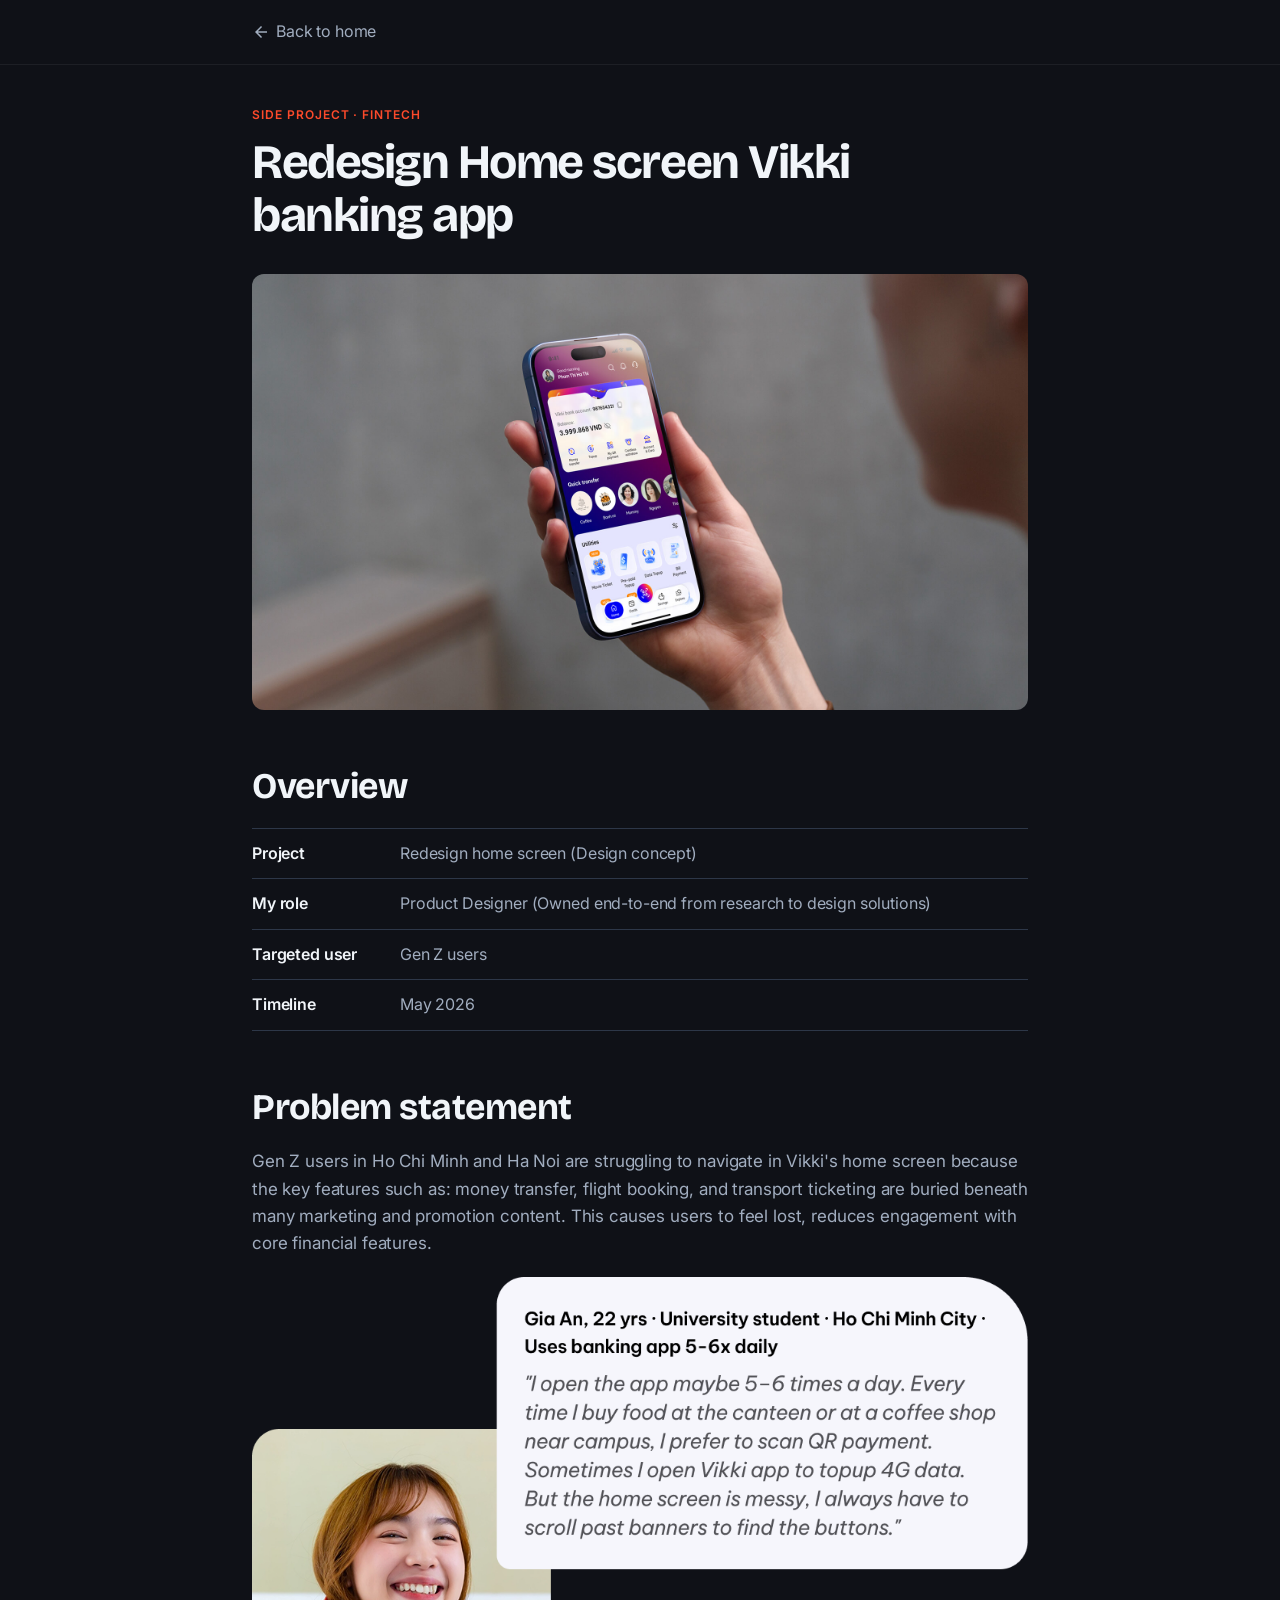
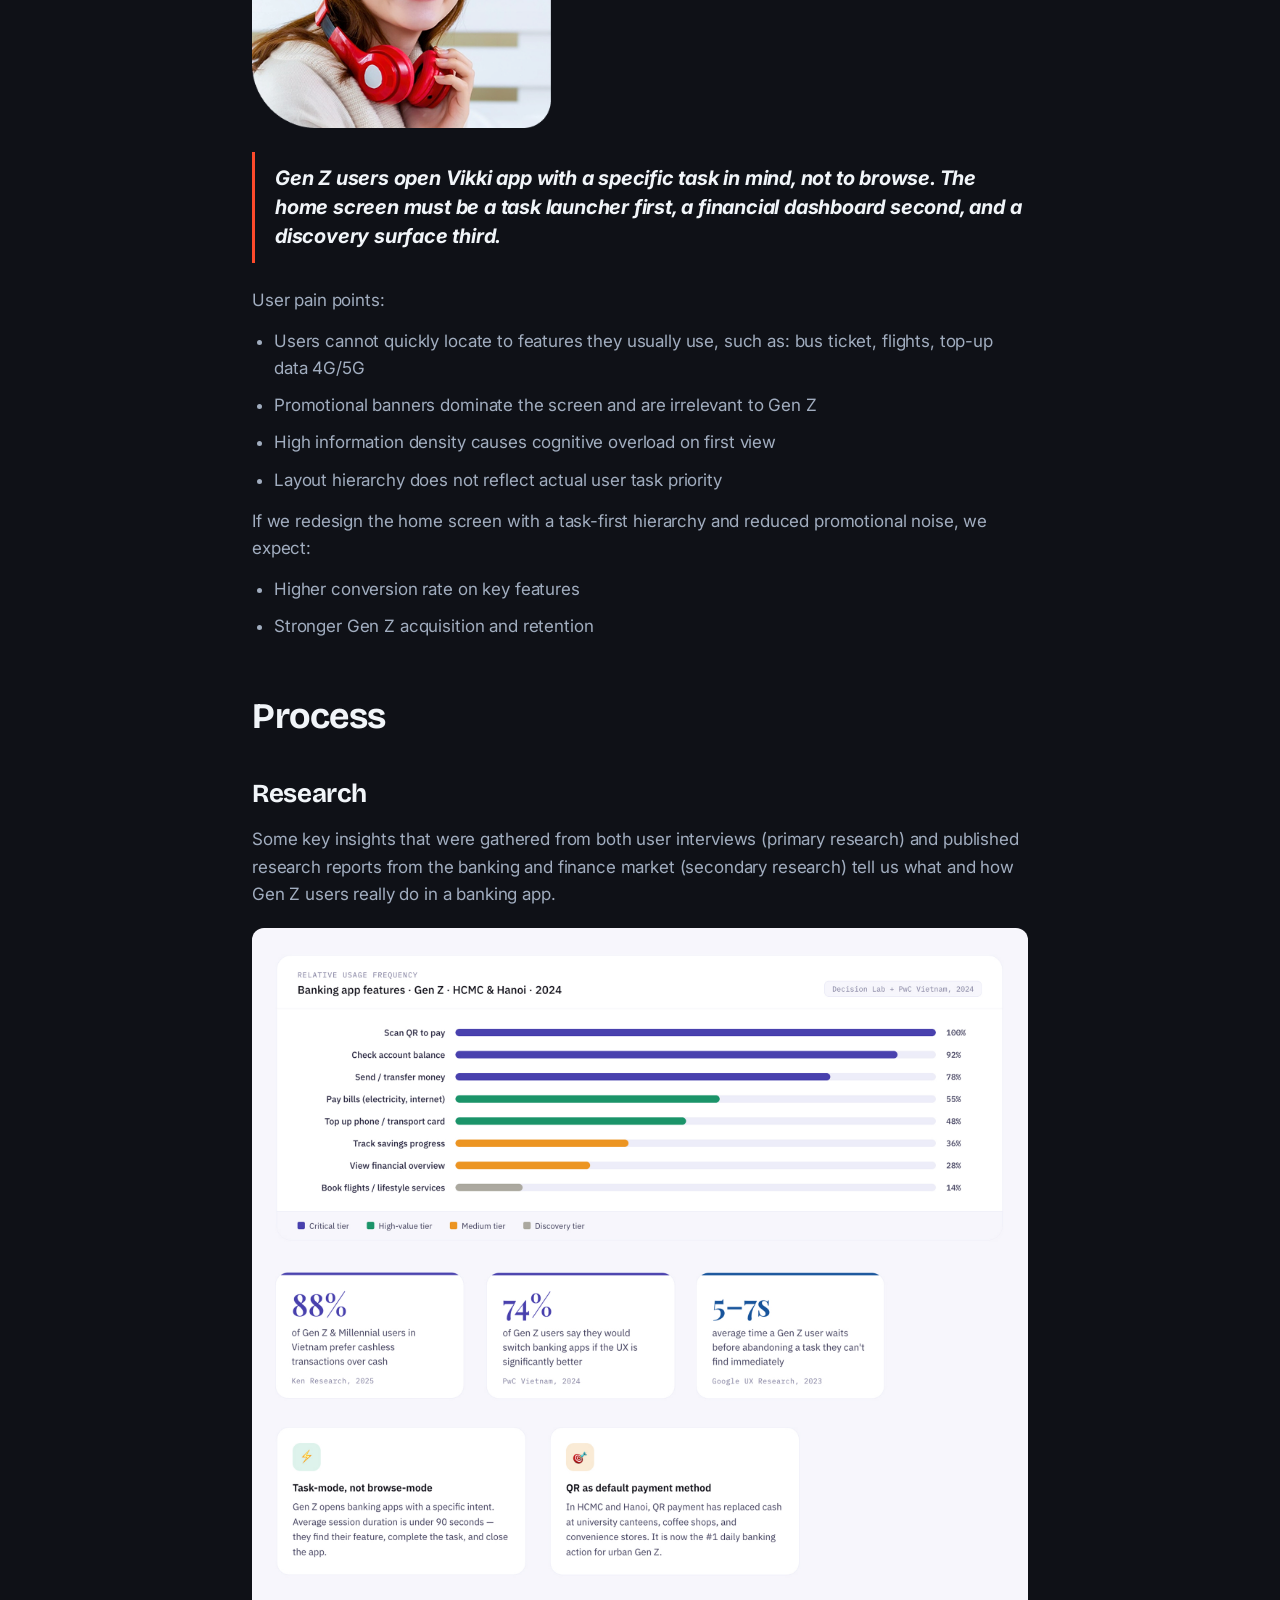
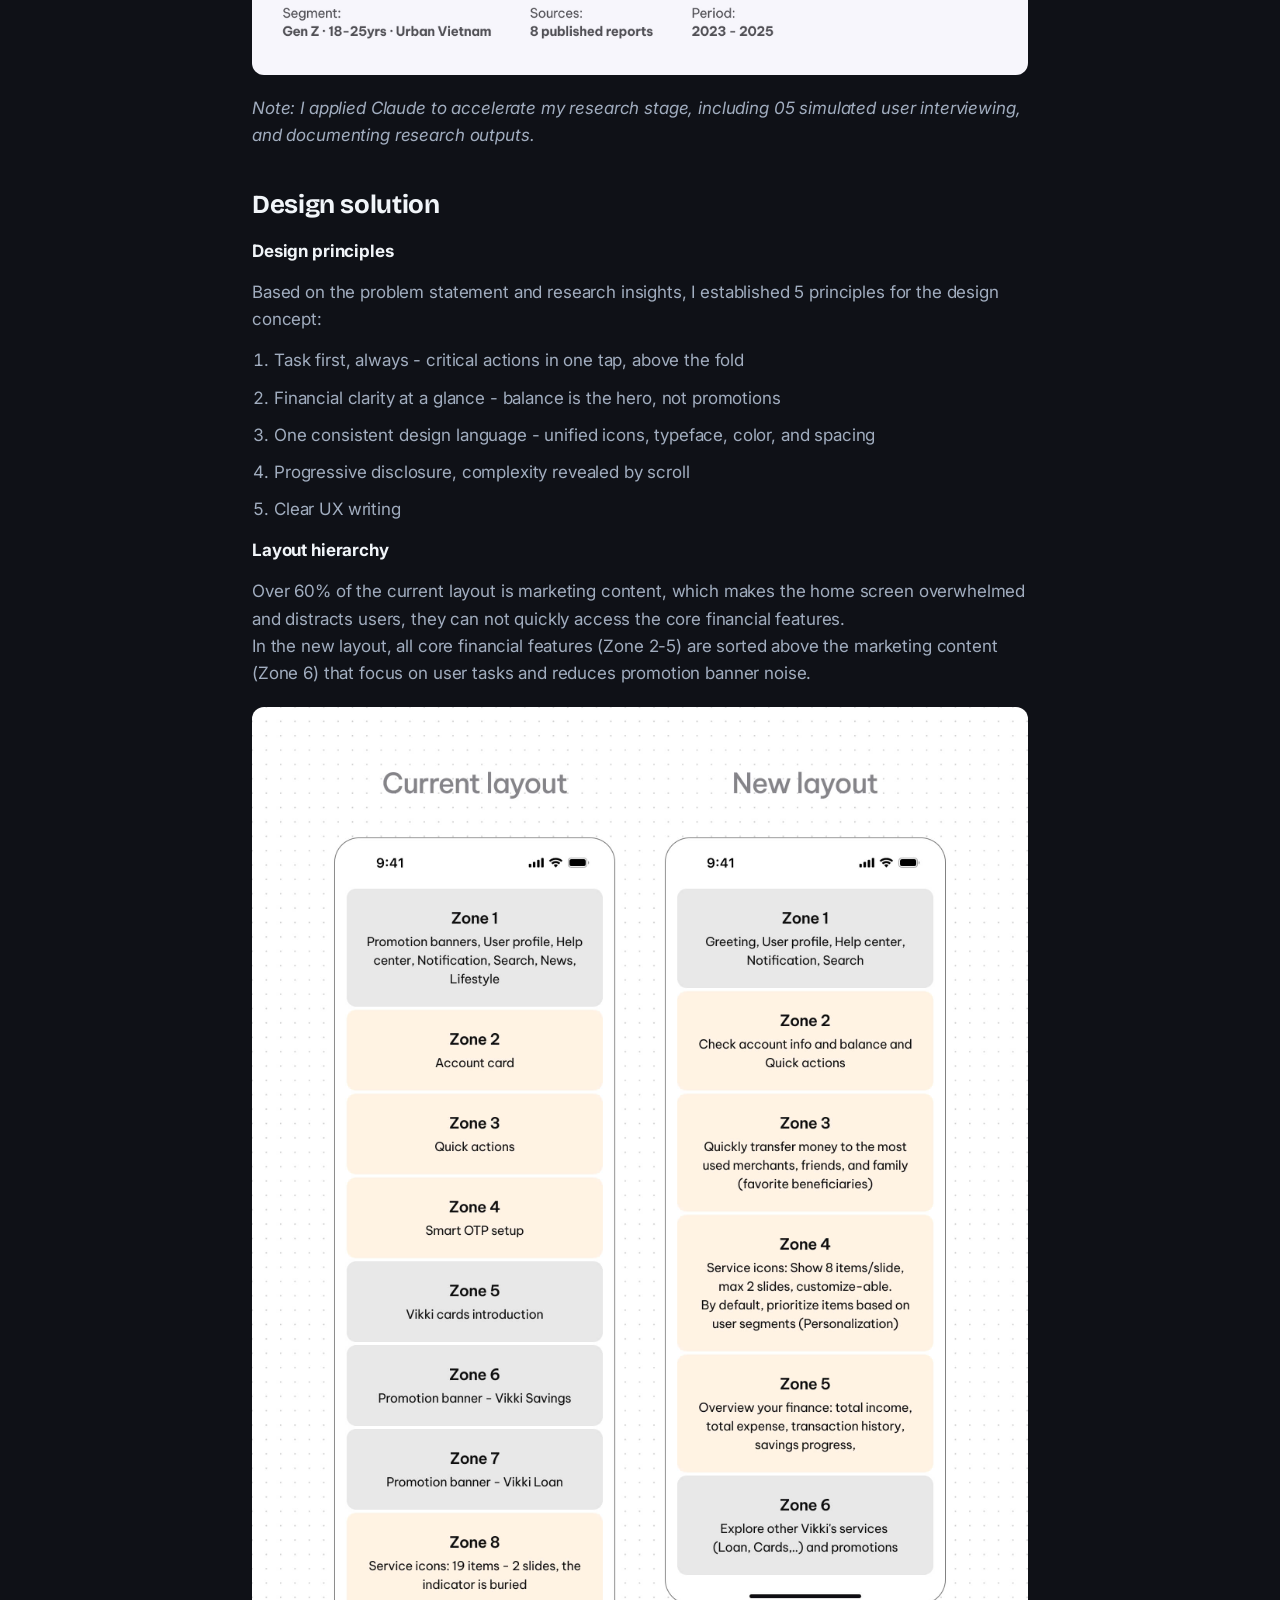
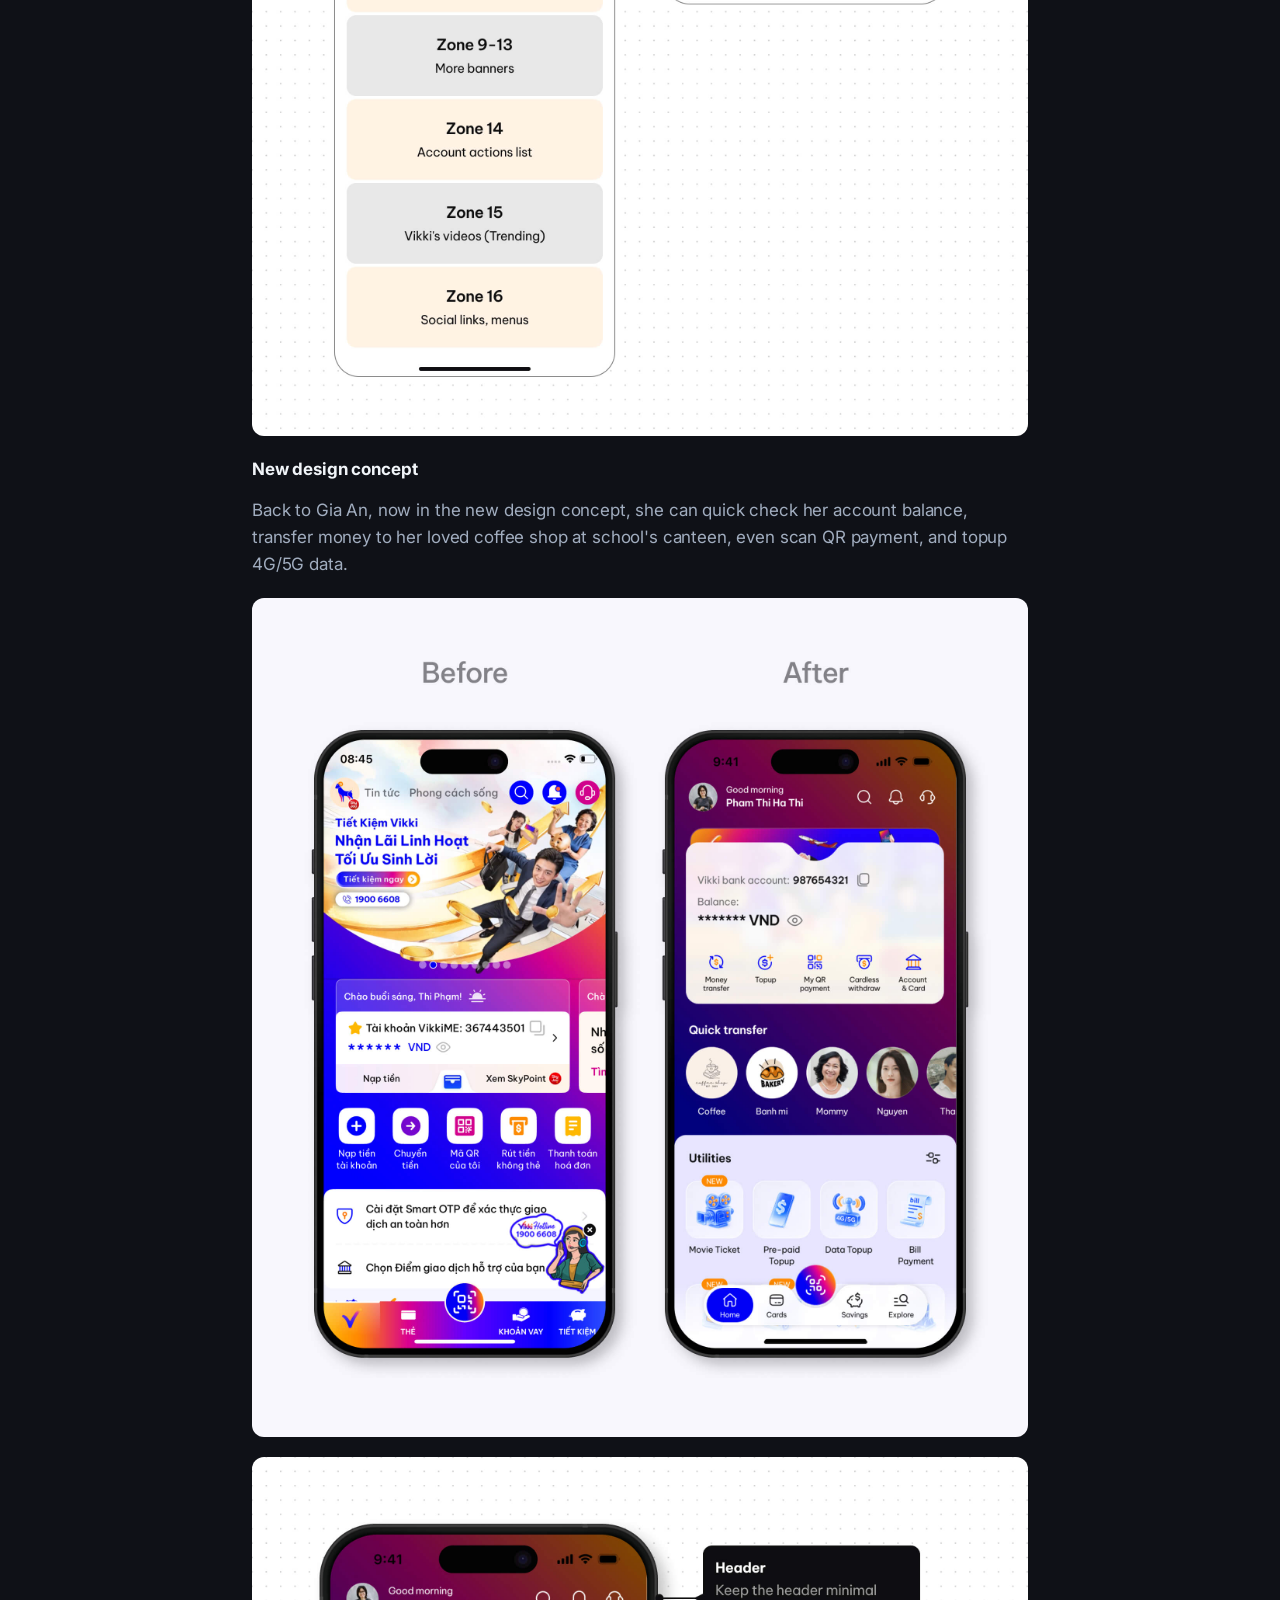
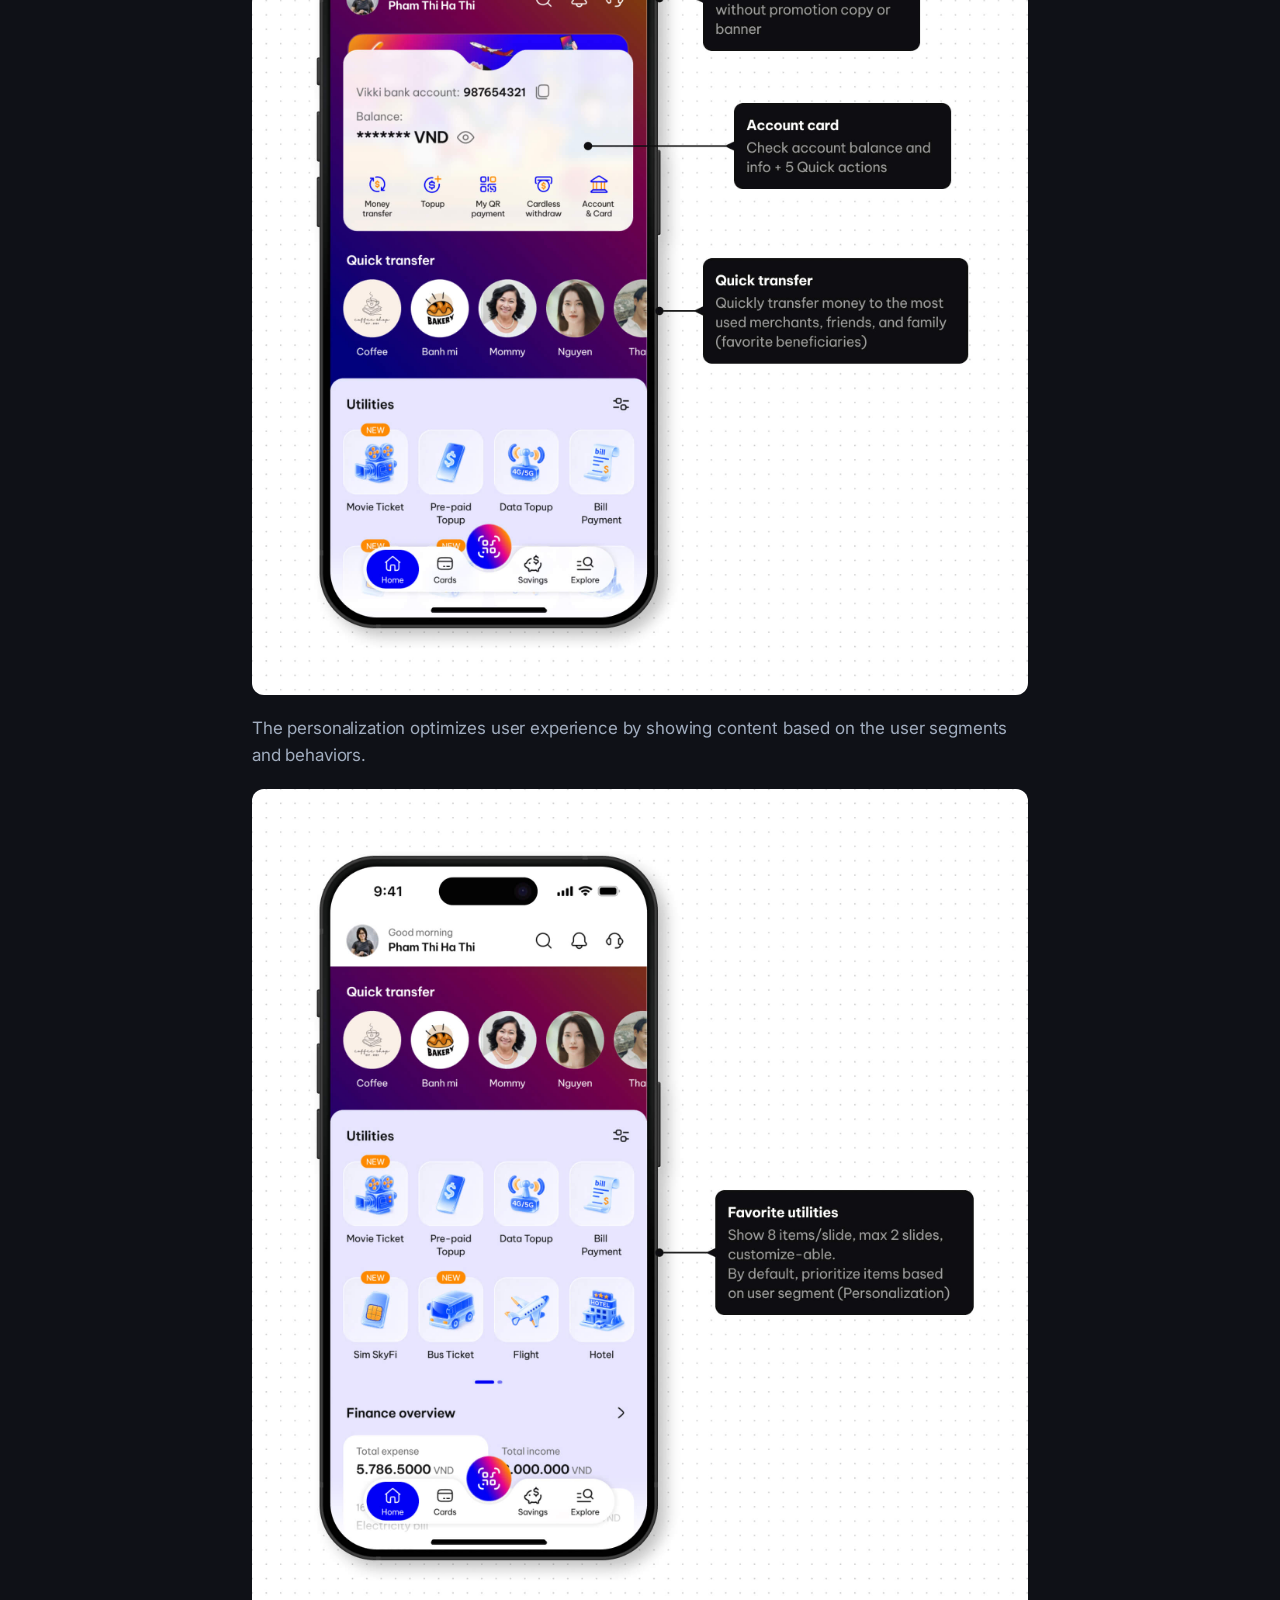
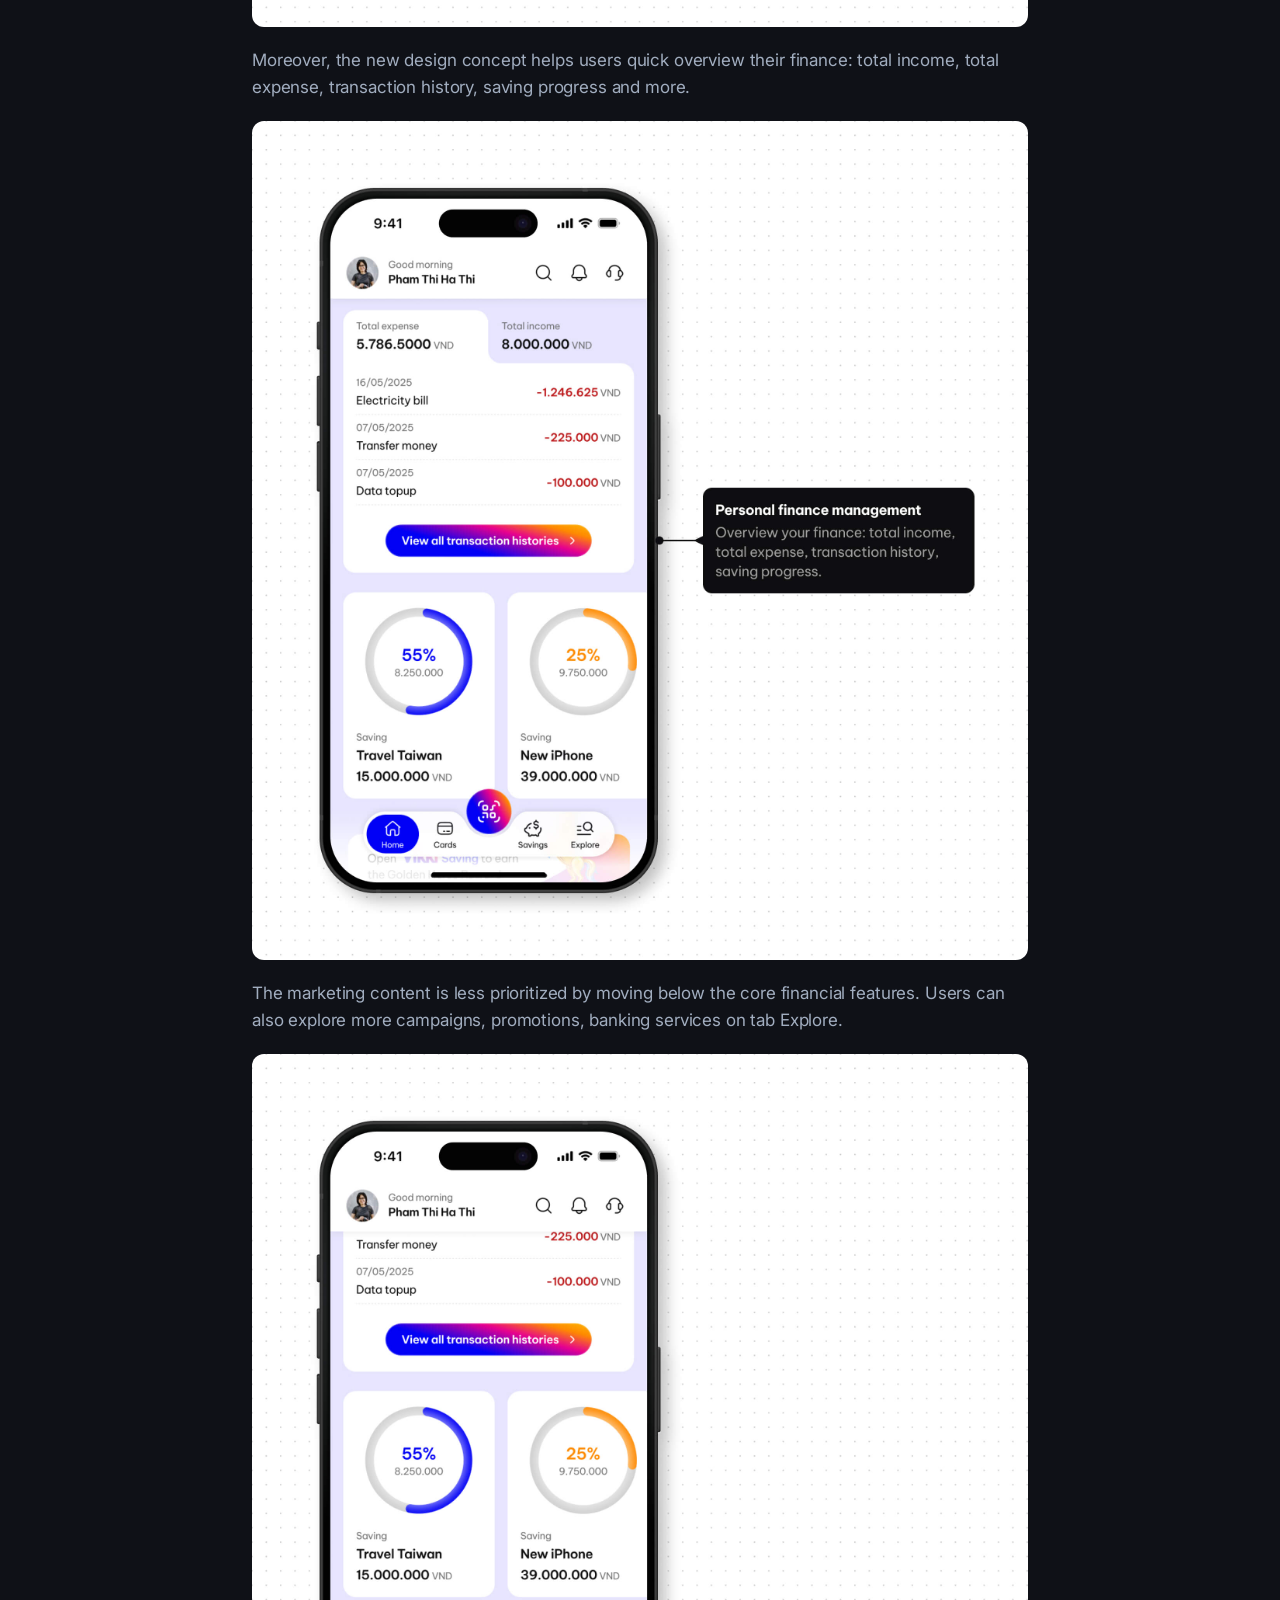
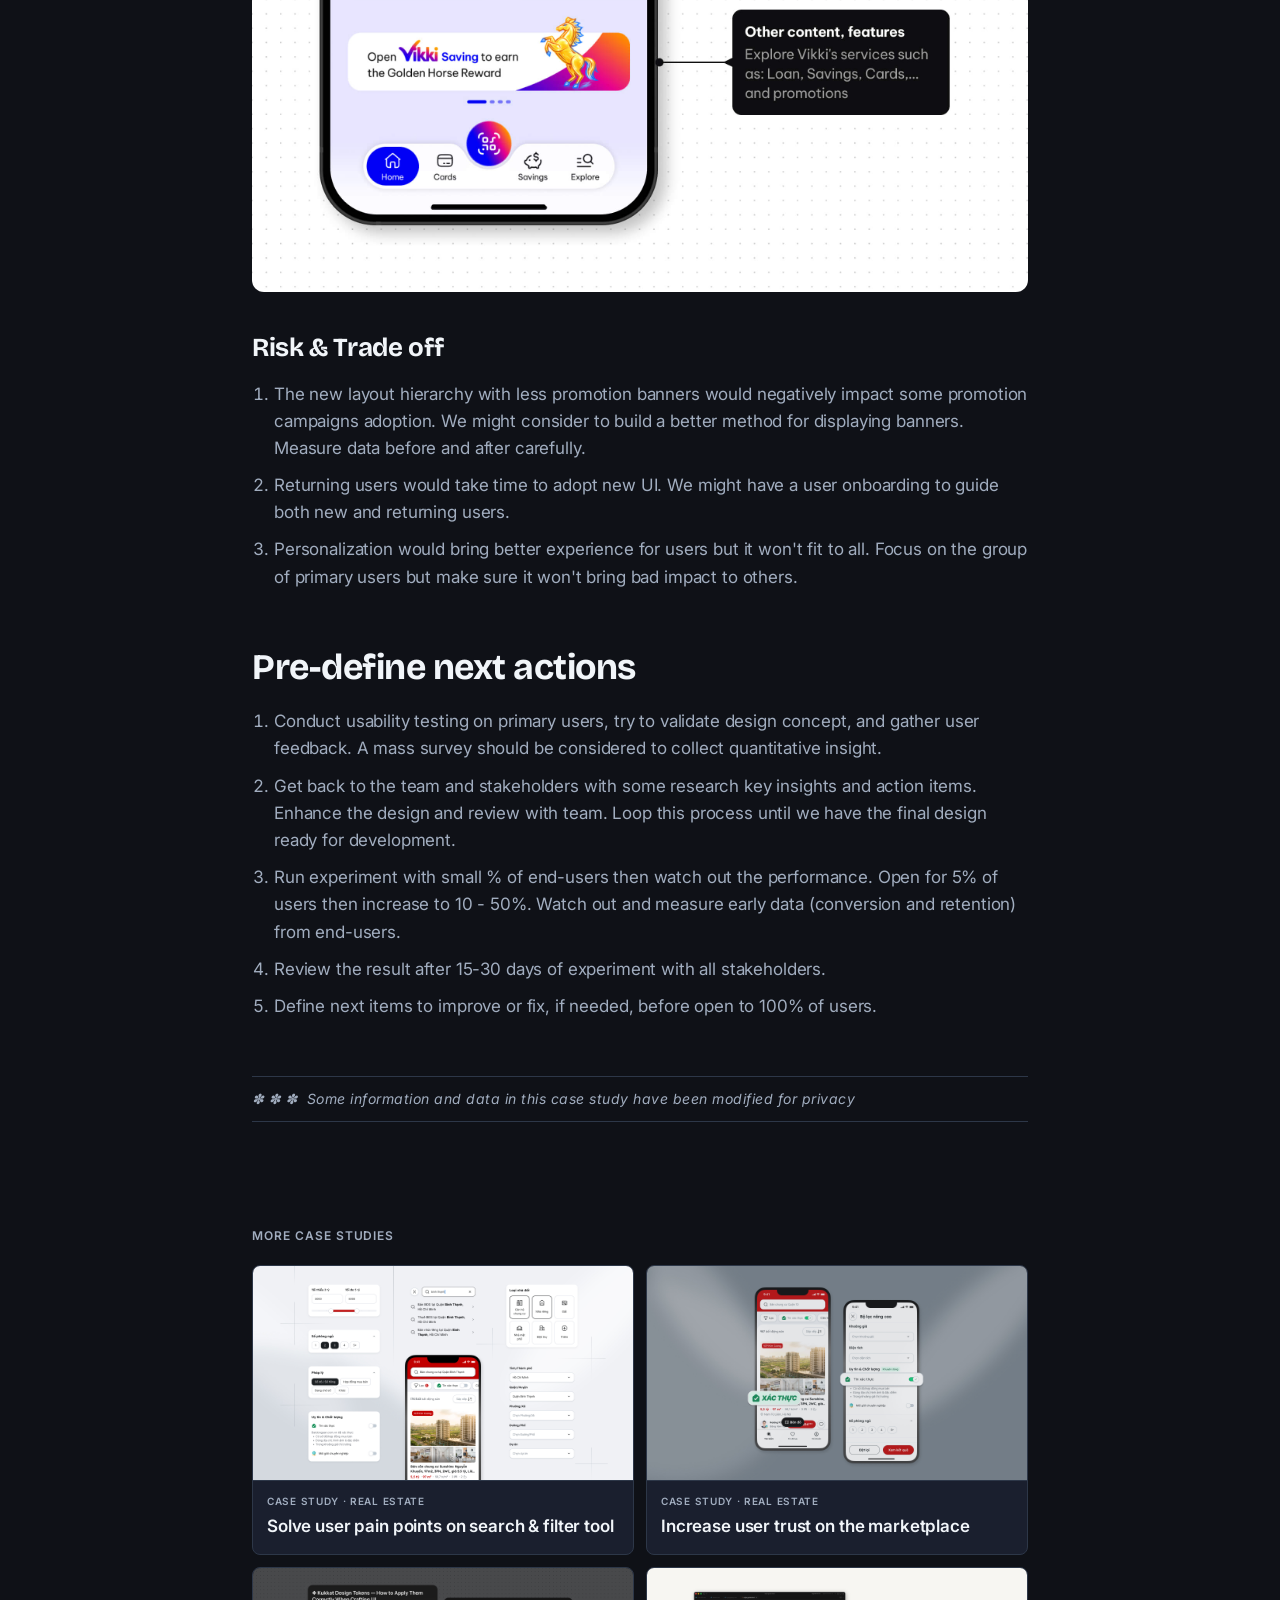
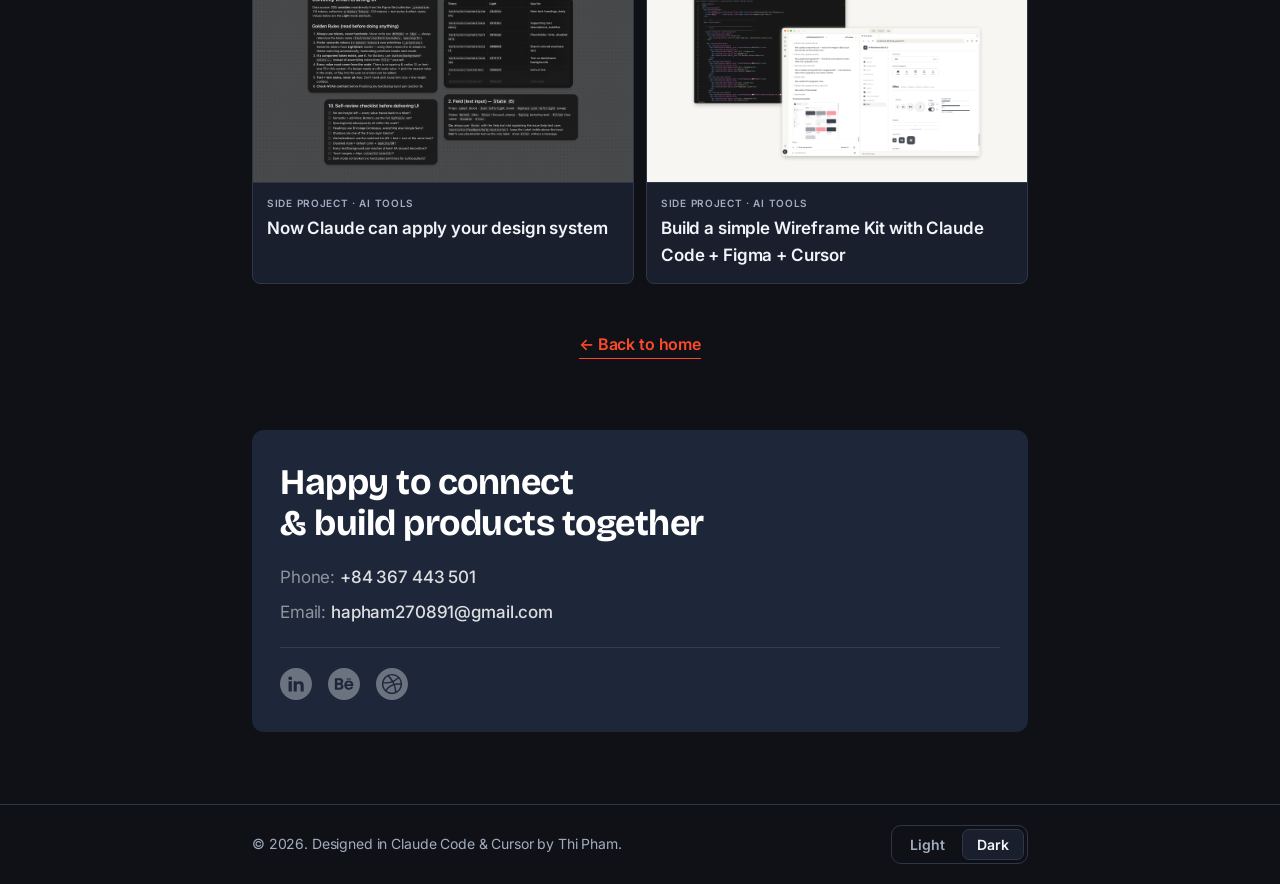
<file: case-study-6.html>
<!DOCTYPE html>
<html lang="en">
<head>
  <!-- Google tag (gtag.js) -->
  <script async src="https://www.googletagmanager.com/gtag/js?id=G-2XC9FC508Y"></script>
  <script>
    window.dataLayer = window.dataLayer || [];
    function gtag(){dataLayer.push(arguments);}
    gtag('js', new Date());

    gtag('config', 'G-2XC9FC508Y');
  </script>
  <meta charset="UTF-8">
  <meta name="viewport" content="width=device-width, initial-scale=1.0">
  <title>Redesign Home screen Vikki banking app - Pham Thi Ha Thi</title>
  <link rel="preconnect" href="https://fonts.googleapis.com">
  <link rel="preconnect" href="https://fonts.gstatic.com" crossorigin>
  <link href="https://fonts.googleapis.com/css2?family=Inter:wght@400;500;600;700;800&display=swap" rel="stylesheet">
  <link rel="icon" type="image/png" href="./favicon.png">
  <link rel="stylesheet" href="./style.css">
</head>
<body>

  <nav class="cs-nav" aria-label="Back navigation">
    <a href="./index.html#featured-works" class="cs-nav__back">
      <svg xmlns="http://www.w3.org/2000/svg" height="18" viewBox="0 0 24 24" fill="currentColor" aria-hidden="true"><path d="M20 11H7.83l5.59-5.59L12 4l-8 8 8 8 1.41-1.41L7.83 13H20v-2z"/></svg>
      Back to home
    </a>
  </nav>


  <main>

    <div class="container">

      <!-- Project header -->
      <div class="cs-header">
        <a href="./index.html#featured-works" class="cs-back-nav">← Back to home</a>
        <p class="cs-eyebrow">Side Project · Fintech</p>
        <h1 class="cs-title">Redesign Home screen Vikki banking app</h1>
      </div>

      <img
        class="cs-hero-img"
        src="./images/case-study-6/Cover_Vikki.jpg"
        alt="Redesign Home screen Vikki banking app - cover"
      >

      <!-- ─── Overview ──────────────────────────────────── -->
      <div class="cs-section">
        <h2 class="cs-h1">Overview</h2>

        <table class="cs-overview">
          <tbody>
            <tr>
              <th>Project</th>
              <td>Redesign home screen (Design concept)</td>
            </tr>
            <tr>
              <th>My role</th>
              <td>Product Designer (Owned end-to-end from research to design solutions)</td>
            </tr>
            <tr>
              <th>Targeted user</th>
              <td>Gen Z users</td>
            </tr>
            <tr>
              <th>Timeline</th>
              <td>May 2026</td>
            </tr>
          </tbody>
        </table>
      </div>

      <!-- ─── Problem statement ─────────────────────────── -->
      <div class="cs-section">
        <h2 class="cs-h1">Problem statement</h2>

        <p class="cs-p">Gen Z users in Ho Chi Minh and Ha Noi are struggling to navigate in Vikki's home screen because the key features such as: money transfer, flight booking, and transport ticketing are buried beneath many marketing and promotion content. This causes users to feel lost, reduces engagement with core financial features.</p>

        <img
          class="cs-img"
          src="./images/case-study-6/img-persona.png"
          alt="User persona - Gen Z Vikki user"
          loading="lazy"
        >

        <blockquote class="cs-blockquote">
          <em>Gen Z users open Vikki app with a specific task in mind, not to browse. The home screen must be a task launcher first, a financial dashboard second, and a discovery surface third.</em>
        </blockquote>

        <p class="cs-p">User pain points:</p>
        <ul class="cs-ul">
          <li>Users cannot quickly locate to features they usually use, such as: bus ticket, flights, top-up data 4G/5G</li>
          <li>Promotional banners dominate the screen and are irrelevant to Gen Z</li>
          <li>High information density causes cognitive overload on first view</li>
          <li>Layout hierarchy does not reflect actual user task priority</li>
        </ul>

        <p class="cs-p">If we redesign the home screen with a task-first hierarchy and reduced promotional noise, we expect:</p>
        <ul class="cs-ul">
          <li>Higher conversion rate on key features</li>
          <li>Stronger Gen Z acquisition and retention</li>
        </ul>
      </div>

      <!-- ─── Process ───────────────────────────────────── -->
      <div class="cs-section">
        <h2 class="cs-h1">Process</h2>

        <!-- Research -->
        <h3 class="cs-h2">Research</h3>

        <p class="cs-p">Some key insights that were gathered from both user interviews (primary research) and published research reports from the banking and finance market (secondary research) tell us what and how Gen Z users really do in a banking app.</p>

        <img
          class="cs-img"
          src="./images/case-study-6/img-research.jpg"
          alt="Research insights - Gen Z banking behavior"
          loading="lazy"
        >

        <p class="cs-p"><em>Note: I applied Claude to accelerate my research stage, including 05 simulated user interviewing, and documenting research outputs.</em></p>

        <!-- Design solution -->
        <h3 class="cs-h2">Design solution</h3>

        <p class="cs-p"><strong>Design principles</strong></p>
        <p class="cs-p">Based on the problem statement and research insights, I established 5 principles for the design concept:</p>

        <ol class="cs-ol">
          <li>Task first, always - critical actions in one tap, above the fold</li>
          <li>Financial clarity at a glance - balance is the hero, not promotions</li>
          <li>One consistent design language - unified icons, typeface, color, and spacing</li>
          <li>Progressive disclosure, complexity revealed by scroll</li>
          <li>Clear UX writing</li>
        </ol>

        <p class="cs-p"><strong>Layout hierarchy</strong></p>
        <p class="cs-p">Over 60% of the current layout is marketing content, which makes the home screen overwhelmed and distracts users, they can not quickly access the core financial features.</br>
          In the new layout, all core financial features (Zone 2-5) are sorted above the marketing content (Zone 6) that focus on user tasks and reduces promotion banner noise.</p>

        <img
          class="cs-img"
          src="./images/case-study-6/img-layout-hierarchy.jpg"
          alt="Layout hierarchy analysis - before vs after"
          loading="lazy"
        >

        <p class="cs-p"><strong>New design concept</strong></p>
        <p class="cs-p">Back to Gia An, now in the new design concept, she can quick check her account balance, transfer money to her loved coffee shop at school's canteen, even scan QR payment, and topup 4G/5G data.</p>

        <img
          class="cs-img"
          src="./images/case-study-6/img-new-design.jpg"
          alt="New Vikki home screen design concept"
          loading="lazy"
        >

        <img
          class="cs-img"
          src="./images/case-study-6/img-new-design-annotation-1.jpg"
          alt="Design annotation 1 - task-first layout"
          loading="lazy"
        >

        <p class="cs-p">The personalization optimizes user experience by showing content based on the user segments and behaviors.</p>

        <img
          class="cs-img"
          src="./images/case-study-6/img-new-design-annotation-2.jpg"
          alt="Design annotation 2 - personalization"
          loading="lazy"
        >

        <p class="cs-p">Moreover, the new design concept helps users quick overview their finance: total income, total expense, transaction history, saving progress and more.</p>

        <img
          class="cs-img"
          src="./images/case-study-6/img-new-design-annotation-3.jpg"
          alt="Design annotation 3 - financial overview"
          loading="lazy"
        >

        <p class="cs-p">The marketing content is less prioritized by moving below the core financial features. Users can also explore more campaigns, promotions, banking services on tab Explore.</p>

        <img
          class="cs-img"
          src="./images/case-study-6/img-new-design-annotation-4.jpg"
          alt="Design annotation 4 - deprioritized marketing content"
          loading="lazy"
        >

        <!-- Risk & Trade off -->
        <h3 class="cs-h2">Risk &amp; Trade off</h3>

        <ol class="cs-ol">
          <li>The new layout hierarchy with less promotion banners would negatively impact some promotion campaigns adoption. We might consider to build a better method for displaying banners. Measure data before and after carefully.</li>
          <li>Returning users would take time to adopt new UI. We might have a user onboarding to guide both new and returning users.</li>
          <li>Personalization would bring better experience for users but it won't fit to all. Focus on the group of primary users but make sure it won't bring bad impact to others.</li>
        </ol>
      </div>

      <!-- ─── Pre-define next actions ───────────────────── -->
      <div class="cs-section">
        <h2 class="cs-h1">Pre-define next actions</h2>

        <ol class="cs-ol">
          <li>Conduct usability testing on primary users, try to validate design concept, and gather user feedback. A mass survey should be considered to collect quantitative insight.</li>
          <li>Get back to the team and stakeholders with some research key insights and action items. Enhance the design and review with team. Loop this process until we have the final design ready for development.</li>
          <li>Run experiment with small % of end-users then watch out the performance. Open for 5% of users then increase to 10 - 50%. Watch out and measure early data (conversion and retention) from end-users.</li>
          <li>Review the result after 15-30 days of experiment with all stakeholders.</li>
          <li>Define next items to improve or fix, if needed, before open to 100% of users.</li>
        </ol>
      </div>

      <!-- Disclaimer -->
      <p class="cs-disclaimer" style="margin-top: 56px;">✽ ✽ ✽ &nbsp;Some information and data in this case study have been modified for privacy</p>

      <!-- ─── More case studies ──────────────────────────── -->
      <div class="cs-more">
        <p class="cs-more-label">More case studies</p>
        <div class="cs-more-grid">
          <a href="./case-study-1.html" class="cs-more-card">
            <img src="./images/case-study-1/Cover_Search.jpg" alt="Solve user pain points on search &amp; filter tool">
            <div class="cs-more-card-body">
              <p class="cs-more-card-eyebrow">Case Study · Real Estate</p>
              <p class="cs-more-card-title">Solve user pain points on search &amp; filter tool</p>
            </div>
          </a>
          <a href="./case-study-2.html" class="cs-more-card">
            <img src="./images/case-study-2/Cover_VL.jpg" alt="Increase user trust on the marketplace">
            <div class="cs-more-card-body">
              <p class="cs-more-card-eyebrow">Case Study · Real Estate</p>
              <p class="cs-more-card-title">Increase user trust on the marketplace</p>
            </div>
          </a>
          <a href="./case-study-7.html" class="cs-more-card">
            <img src="./images/case-study-7/Cover.jpg" alt="Now Claude can apply your design system">
            <div class="cs-more-card-body">
              <p class="cs-more-card-eyebrow">Side Project · AI Tools</p>
              <p class="cs-more-card-title">Now Claude can apply your design system</p>
            </div>
          </a>
          <a href="./case-study-5.html" class="cs-more-card">
            <img src="./images/case-study-5/Cover_Article.jpg" alt="Build a simple Wireframe Kit with Claude Code + Figma + Cursor">
            <div class="cs-more-card-body">
              <p class="cs-more-card-eyebrow">Side Project · AI Tools</p>
              <p class="cs-more-card-title">Build a simple Wireframe Kit with Claude Code + Figma + Cursor</p>
            </div>
          </a>
        </div>
      </div>

      <a href="./index.html" class="cs-back-link">← Back to home</a>

      <div class="contact-card">
        <p class="contact-heading">Happy to connect<br>&amp; build products together</p>
        <div class="contact-rows">
          <p class="contact-row">Phone: <a href="tel:+84367443501">+84 367 443 501</a></p>
          <p class="contact-row">Email: <a href="mailto:hapham270891@gmail.com">hapham270891@gmail.com</a></p>
        </div>
        <div class="contact-social">
          <a href="https://www.linkedin.com/in/thipth" target="_blank" rel="noopener" aria-label="LinkedIn">
            <svg viewBox="0 0 32 32" fill="none" xmlns="http://www.w3.org/2000/svg">
<path d="M16.0361 0C24.8526 0 32 7.14753 32 15.9639V16.0361C32 24.8525 24.8526 32 16.0361 32H15.9639C7.14744 32 0 24.8525 0 16.0361V15.9639C0 7.14753 7.14744 0 15.9639 0H16.0361ZM8.59961 13.3301V23.5977H11.8438V13.3301H8.59961ZM19.8076 13.1924C19.1426 13.1924 18.5443 13.322 18.0127 13.582C17.4811 13.8421 17.0579 14.1954 16.7441 14.6426V13.3008H13.6445V23.416H16.7441V17.9229C16.7442 17.2465 16.9203 16.7209 17.2705 16.3467C17.6208 15.9716 18.0926 15.7842 18.6836 15.7842C19.2746 15.7842 19.7464 15.9725 20.0967 16.3467C20.4469 16.7209 20.623 17.2465 20.623 17.9229V23.416H23.7041V17.5068C23.7041 16.1653 23.3508 15.1115 22.6436 14.3438V14.3428C21.9373 13.5763 20.9915 13.1924 19.8076 13.1924ZM10.2314 8.40137C9.6624 8.40138 9.19773 8.5694 8.83691 8.9043C8.47719 9.24012 8.2969 9.67289 8.29688 10.166C8.29688 10.6593 8.47609 11.0743 8.83691 11.4092C9.19772 11.7441 9.6749 11.9121 10.2314 11.9121C10.7879 11.9121 11.2457 11.7439 11.6064 11.4092C11.9663 11.0743 12.1465 10.6717 12.1465 10.166C12.1465 9.66034 11.9672 9.23918 11.6064 8.9043C11.2466 8.56944 10.8005 8.40137 10.2314 8.40137Z" fill="currentColor"/>
</svg>
          </a>
          <a href="https://www.behance.net/thipth" target="_blank" rel="noopener" aria-label="Behance">
            <svg viewBox="0 0 32 32" fill="none" xmlns="http://www.w3.org/2000/svg">
<path d="M16.0361 0C24.8526 0 32 7.14753 32 15.9639V16.0361C32 24.8525 24.8526 32 16.0361 32H15.9639C7.14744 32 0 24.8525 0 16.0361V15.9639C0 7.14753 7.14744 0 15.9639 0H16.0361ZM20.8613 12.4316C20.013 12.4317 19.1812 12.6254 18.4912 13.0117C17.8002 13.3993 17.2558 13.9572 16.876 14.6689L16.8408 14.7363C16.4844 15.4321 16.3057 16.2384 16.3057 17.1309C16.3057 18.0529 16.5018 18.8845 16.8936 19.5947C17.2842 20.304 17.8322 20.864 18.5225 21.2559C19.2118 21.6477 20.0007 21.8447 20.8633 21.8447C21.9191 21.8446 22.8279 21.5758 23.5557 21.0371C24.2771 20.503 24.7842 19.8049 25.0605 18.9668L25.0791 18.9102L25.1504 18.6963H22.792L22.7354 18.8105L22.7344 18.8115C22.5509 19.1832 22.3037 19.4562 21.9971 19.6377C21.6898 19.8195 21.3125 19.915 20.8613 19.915C20.2383 19.915 19.7129 19.7181 19.291 19.3359C18.9211 18.9996 18.6908 18.5592 18.6084 18.0166H25.2148L25.2363 17.8799L25.2422 17.8418C25.2862 17.5665 25.3076 17.2579 25.3076 16.9258C25.3076 16.0547 25.1191 15.2665 24.7432 14.5869C24.3677 13.9084 23.8347 13.3719 23.1602 12.9961C22.4865 12.6202 21.7107 12.4317 20.8613 12.4316ZM6.85449 10.2129V21.79H11.5439C12.3119 21.79 12.998 21.6498 13.582 21.374C14.1772 21.0938 14.6416 20.702 14.96 20.21C15.2795 19.7156 15.4424 19.1533 15.4424 18.54C15.4423 17.8215 15.2135 17.1698 14.7617 16.6025V16.6016C14.4837 16.253 14.165 15.9861 13.8086 15.8057C14.1236 15.614 14.3949 15.3788 14.6191 15.0986C14.9969 14.6255 15.1885 14.0323 15.1885 13.335C15.1885 12.7531 15.0353 12.2181 14.7314 11.7461C14.4288 11.2742 13.9778 10.8959 13.3916 10.6201C12.8176 10.3499 12.126 10.2129 11.3379 10.2129H6.85449ZM11.3223 16.8848C11.867 16.8848 12.2863 17.0167 12.6035 17.2891C12.9073 17.5503 13.0556 17.8967 13.0557 18.3496C13.0557 18.8025 12.9183 19.1225 12.6357 19.3613C12.3432 19.6089 11.9226 19.7344 11.3848 19.7344H9.24023V16.8848H11.3223ZM20.7822 14.3623C21.4198 14.3623 21.9511 14.5503 22.3721 14.9141C22.7374 15.2293 22.9504 15.6415 23.002 16.1504H18.6367C18.7424 15.6315 18.9747 15.2158 19.3232 14.9043L19.374 14.8574C19.7653 14.5288 20.2368 14.3623 20.7822 14.3623ZM11.1797 12.2656C11.6965 12.2656 12.0991 12.3831 12.376 12.6162C12.6416 12.8393 12.7705 13.1477 12.7705 13.5557C12.7705 13.9637 12.6431 14.2803 12.3809 14.4922C12.1039 14.7164 11.6988 14.8301 11.1797 14.8301H9.24023V12.2656H11.1797ZM18.5918 10.4795V11.5283H23.0205V10.4795H18.5918Z" fill="currentColor"/>
</svg>
          </a>
          <a href="https://dribbble.com/thipham" target="_blank" rel="noopener" aria-label="Dribbble">
            <svg viewBox="0 0 32 32" fill="none" xmlns="http://www.w3.org/2000/svg">
<path d="M16.0361 0C24.8526 0 32 7.14753 32 15.9639V16.0361C32 24.8525 24.8526 32 16.0361 32H15.9639C7.14744 32 0 24.8525 0 16.0361V15.9639C0 7.14753 7.14744 0 15.9639 0H16.0361ZM15.9951 5.94629C14.5893 5.94629 13.237 6.22997 11.9668 6.78711L11.957 6.7793L11.5439 6.9834C10.998 7.25358 10.4819 7.57011 10.001 7.92773C9.68057 8.16638 9.37597 8.42196 9.08691 8.69531C8.97936 8.79727 8.87456 8.90138 8.77148 9.00781C7.35779 10.4686 6.39813 12.3423 6.06738 14.3916L5.96094 15.0557L5.98438 15.0605C5.95523 15.3722 5.93945 15.6881 5.93945 16.002C5.93956 18.6666 7.00206 21.2219 8.87305 23.0996L8.86523 23.1143L9.28516 23.4893C11.1316 25.144 13.5142 26.0566 15.9941 26.0566C16.17 26.0566 16.3449 26.0519 16.5186 26.043C17.7382 25.9813 18.9189 25.7018 20.0332 25.2119H20.0352L20.4717 25.0195V25.0059C23.7171 23.3858 25.8845 20.0754 26.0381 16.4443V16.4209L26.0391 16.416C26.0413 16.3814 26.0419 16.3453 26.043 16.3096L26.0625 15.8643L26.0459 15.8604C26.0134 13.5083 25.1745 11.2793 23.6621 9.49902L23.6797 9.48047L23.2041 8.99023C21.2927 7.02726 18.7328 5.94637 15.9951 5.94629ZM17.6328 17.3691C18.4333 19.5776 18.909 21.8839 19.0166 24.0801C18.8922 24.1271 18.7662 24.1716 18.6406 24.2119C18.6072 24.223 18.5725 24.2312 18.5391 24.2412C18.4404 24.2715 18.34 24.3022 18.2402 24.3291C18.191 24.3425 18.1402 24.3537 18.0898 24.3672C18.0047 24.3885 17.9192 24.4087 17.833 24.4277C17.7794 24.44 17.7246 24.4498 17.6699 24.4609C17.587 24.4777 17.504 24.4932 17.4199 24.5078C17.3651 24.5168 17.3089 24.5254 17.2529 24.5332C17.1678 24.5455 17.0824 24.5565 16.9961 24.5654C16.9424 24.5721 16.8896 24.5784 16.8359 24.584C16.7418 24.5929 16.6469 24.5999 16.5527 24.6055C16.5069 24.6088 16.4618 24.612 16.416 24.6143C16.2761 24.621 16.1351 24.625 15.9941 24.625C15.8663 24.625 15.739 24.6218 15.6123 24.6162L15.6113 24.6182C15.57 24.6159 15.5286 24.6126 15.4873 24.6104C15.4021 24.6059 15.3176 24.6006 15.2324 24.5928C15.1833 24.5883 15.1351 24.5827 15.0859 24.5771C15.0097 24.5693 14.9317 24.5599 14.8555 24.5498C14.804 24.5431 14.7526 24.5352 14.7012 24.5273C14.6283 24.5161 14.5553 24.5056 14.4824 24.4922C14.4297 24.4832 14.3768 24.4721 14.3252 24.4609C14.2536 24.4464 14.1828 24.4327 14.1123 24.417C14.0598 24.4058 14.0084 24.3933 13.957 24.3799C13.8865 24.3631 13.8155 24.3441 13.7461 24.3262C13.6947 24.3128 13.6441 24.2977 13.5938 24.2832C13.5232 24.263 13.4524 24.2402 13.3818 24.2178C13.3325 24.2021 13.2837 24.1877 13.2344 24.1709C13.1617 24.1463 13.0891 24.1195 13.0176 24.0938C12.9728 24.077 12.9266 24.0609 12.8818 24.043C12.8035 24.0128 12.7248 23.9808 12.6465 23.9473C12.6095 23.9316 12.5722 23.9161 12.5352 23.9004C12.4231 23.8511 12.312 23.7999 12.2021 23.7461C12.2 23.7461 12.1975 23.7443 12.1953 23.7432C12.0822 23.6883 11.9712 23.6298 11.8604 23.5693C11.8279 23.5514 11.7953 23.5306 11.7617 23.5127C11.6856 23.4701 11.6092 23.4266 11.5342 23.3818C11.4939 23.3572 11.4534 23.3314 11.4131 23.3057C11.347 23.2642 11.2808 23.2224 11.2158 23.1787C11.1733 23.1507 11.1303 23.1209 11.0889 23.0918C11.0273 23.0493 10.9667 23.0067 10.9062 22.9619C10.8626 22.9306 10.8199 22.8977 10.7773 22.8652C10.7449 22.8406 10.7121 22.8148 10.6797 22.7891C12.1248 20.4078 14.4367 18.5432 17.2451 17.5039C17.3728 17.4569 17.5028 17.4128 17.6328 17.3691ZM19.0107 16.9844C20.8796 16.564 22.7769 16.5511 24.5684 16.9502C24.5684 16.9557 24.5675 16.9614 24.5664 16.9658H24.5654C24.561 17.0016 24.5572 17.0375 24.5527 17.0732C24.5449 17.1348 24.5363 17.1964 24.5273 17.2568C24.5217 17.2961 24.5155 17.3358 24.5088 17.375C24.4998 17.4322 24.4896 17.4897 24.4795 17.5469C24.4717 17.5882 24.464 17.6286 24.4551 17.6699C24.4439 17.7248 24.4332 17.7802 24.4209 17.834C24.412 17.8753 24.4016 17.9167 24.3916 17.958C24.3793 18.0118 24.366 18.0646 24.3525 18.1172C24.3413 18.1586 24.3305 18.2017 24.3193 18.2432C24.3048 18.2946 24.2899 18.347 24.2754 18.3984C24.2631 18.4399 24.2508 18.4829 24.2373 18.5244C24.2216 18.5759 24.2051 18.6263 24.1895 18.6777C24.176 18.7191 24.161 18.7604 24.1465 18.8018C24.1286 18.8521 24.1107 18.9028 24.0928 18.9531C24.0783 18.9933 24.0625 19.035 24.0469 19.0752C24.0279 19.1256 24.0074 19.1752 23.9873 19.2256C23.9716 19.2659 23.9543 19.3054 23.9375 19.3457C23.9162 19.395 23.8955 19.4448 23.873 19.4941C23.8552 19.5333 23.8382 19.5723 23.8203 19.6104C23.7968 19.6597 23.7726 19.7095 23.749 19.7588C23.7312 19.7967 23.7123 19.8341 23.6934 19.8721C23.6688 19.9212 23.6419 19.9704 23.6162 20.0195C23.5972 20.0554 23.5776 20.0911 23.5586 20.127C23.5306 20.1773 23.5018 20.228 23.4727 20.2783C23.4536 20.3119 23.4341 20.3455 23.415 20.3779C23.3825 20.4329 23.3491 20.4882 23.3154 20.542C23.2987 20.5688 23.2824 20.5971 23.2656 20.625C23.2186 20.699 23.1694 20.7719 23.1201 20.8447C23.1157 20.8524 23.1109 20.8595 23.1064 20.8672C23.0515 20.9468 22.9947 21.0251 22.9375 21.1035C22.9208 21.1258 22.9035 21.1486 22.8867 21.1709C22.8464 21.2258 22.8042 21.2802 22.7627 21.334C22.7404 21.363 22.7168 21.3909 22.6934 21.4199C22.6564 21.4658 22.6182 21.5128 22.5801 21.5576C22.5544 21.5878 22.5277 21.6182 22.502 21.6484C22.465 21.691 22.4277 21.7338 22.3896 21.7764C22.3617 21.8077 22.3336 21.838 22.3057 21.8682C22.2687 21.9085 22.2305 21.949 22.1924 21.9893C22.1633 22.0195 22.1328 22.0499 22.1025 22.0801C22.0645 22.1181 22.0264 22.1573 21.9873 22.1953C21.956 22.2255 21.9258 22.255 21.8945 22.2852C21.8553 22.3221 21.8156 22.3596 21.7764 22.3955C21.7439 22.4246 21.7112 22.4533 21.6787 22.4824C21.6384 22.5183 21.5981 22.5532 21.5566 22.5879C21.5231 22.6158 21.4907 22.6439 21.4561 22.6719C21.4146 22.7055 21.3727 22.7409 21.3301 22.7734C21.2965 22.8003 21.2612 22.8267 21.2266 22.8535C21.1841 22.8859 21.1411 22.9188 21.0986 22.9512C21.0639 22.977 21.0269 23.0025 20.9922 23.0283C20.9485 23.0597 20.9042 23.0918 20.8594 23.1221C20.8236 23.1467 20.7887 23.1709 20.7529 23.1943C20.707 23.2246 20.6592 23.255 20.6133 23.2842C20.5775 23.3065 20.5416 23.3302 20.5059 23.3525C20.4724 23.3737 20.4379 23.3929 20.4033 23.4141C20.2407 21.293 19.7652 19.0965 19.0107 16.9844ZM16.3418 14.4336C16.613 14.9547 16.8679 15.4917 17.1055 16.043C16.9856 16.0833 16.8668 16.1243 16.748 16.168C13.7324 17.2835 11.2332 19.2687 9.61328 21.8057C8.17602 20.226 7.36523 18.1548 7.36523 16C7.36525 15.7838 7.37494 15.5676 7.39062 15.3525C8.256 15.4982 9.1473 15.5713 10.0508 15.5713C12.1338 15.5713 14.2857 15.1881 16.3418 14.4336ZM22.6621 10.5283C23.8235 11.9397 24.4992 13.6674 24.6035 15.498C22.6207 15.1002 20.5332 15.1497 18.4854 15.6416C18.2321 15.042 17.9613 14.4557 17.6699 13.8887C19.5466 13.0355 21.2495 11.8882 22.6621 10.5283ZM11.7656 8.47656C13.2084 9.73214 14.5306 11.3354 15.6338 13.166C12.9723 14.1021 10.1615 14.3741 7.61328 13.9414C7.6155 13.9314 7.6179 13.9221 7.62012 13.9121L7.62109 13.9141C7.6536 13.7829 7.68929 13.6515 7.72852 13.5215C7.73521 13.4981 7.74331 13.4736 7.75 13.4502C7.78923 13.3235 7.83114 13.1977 7.87598 13.0732C7.87927 13.0644 7.88148 13.0567 7.88477 13.0479C7.89037 13.0322 7.89576 13.0157 7.90137 13C7.9473 12.8768 7.99549 12.7557 8.0459 12.6348C8.05374 12.6168 8.06052 12.5999 8.06836 12.582C8.06948 12.5788 8.07211 12.5756 8.07324 12.5713C8.12589 12.4481 8.18185 12.3269 8.24121 12.207C8.25018 12.188 8.26056 12.1686 8.26953 12.1484C8.33005 12.0274 8.39287 11.9087 8.45898 11.791C8.46907 11.772 8.47902 11.7533 8.49023 11.7354C8.55516 11.6212 8.62383 11.5084 8.69434 11.3965C8.70215 11.3842 8.70996 11.3717 8.71777 11.3594C8.72221 11.3516 8.72786 11.3437 8.7334 11.3359C8.80512 11.2239 8.87985 11.1134 8.95605 11.0059C8.96951 10.9868 8.98459 10.9663 8.99805 10.9473C9.07643 10.8387 9.15822 10.7312 9.24219 10.626C9.25563 10.6092 9.27074 10.592 9.28418 10.5752C9.36923 10.47 9.45624 10.3655 9.54688 10.2637C9.55806 10.2503 9.57085 10.238 9.58203 10.2246C9.67502 10.1204 9.77153 10.0196 9.87012 9.91992C9.88132 9.90871 9.89114 9.89793 9.90234 9.88672C9.99874 9.79144 10.0964 9.69724 10.1973 9.60645C10.2062 9.59863 10.2157 9.58985 10.2246 9.58203C10.2301 9.5776 10.2347 9.57279 10.2402 9.56836C10.3411 9.47874 10.4446 9.39192 10.5488 9.30566C10.5656 9.29225 10.5819 9.27709 10.5986 9.26367C10.7051 9.17847 10.8128 9.09634 10.9238 9.01562C10.9429 9.00219 10.9623 8.98804 10.9824 8.97461C11.0934 8.89503 11.2068 8.81714 11.3223 8.74316C11.3401 8.73204 11.3592 8.7201 11.377 8.70898C11.4958 8.63387 11.6159 8.56072 11.7393 8.49121C11.7481 8.48678 11.7568 8.48099 11.7656 8.47656ZM16.4111 7.38184V7.38379C16.4569 7.38604 16.503 7.39034 16.5488 7.39258C16.6417 7.39817 16.7335 7.40526 16.8252 7.41309C16.879 7.41869 16.9335 7.42506 16.9873 7.43066C17.0702 7.43963 17.1535 7.4496 17.2363 7.46191C17.2934 7.46975 17.3493 7.48031 17.4053 7.48926C17.4848 7.50269 17.5632 7.51572 17.6416 7.53027C17.6988 7.54148 17.7563 7.5531 17.8135 7.56543C17.8907 7.58221 17.9679 7.59915 18.0439 7.61816C18.1011 7.63162 18.1578 7.64558 18.2139 7.66016C18.29 7.68031 18.3662 7.70222 18.4424 7.72461C18.4972 7.74028 18.5526 7.75665 18.6074 7.77344C18.6847 7.79807 18.7616 7.8247 18.8389 7.85156C18.8904 7.8695 18.9426 7.88622 18.9941 7.90527C19.0769 7.9366 19.1596 7.96937 19.2412 8.00293C19.2847 8.02078 19.3287 8.03575 19.3711 8.05469C19.4888 8.10514 19.6062 8.15796 19.7217 8.21289C19.7328 8.21847 19.7447 8.22489 19.7559 8.23047C19.8724 8.28652 19.9883 8.34557 20.1016 8.40723C20.143 8.42961 20.1833 8.45306 20.2236 8.47656C20.301 8.52027 20.3787 8.56425 20.4561 8.61133C20.503 8.63931 20.5479 8.67013 20.5938 8.69922C20.6631 8.74285 20.7316 8.78617 20.7998 8.83203C20.848 8.86453 20.8953 8.89817 20.9424 8.93066C21.0073 8.97658 21.0719 9.02314 21.1357 9.07129C21.1828 9.10603 21.2293 9.14187 21.2764 9.17773C21.3391 9.22702 21.4023 9.2766 21.4639 9.32812C21.5086 9.36502 21.5539 9.40242 21.5986 9.44043C21.6222 9.4606 21.6454 9.48374 21.6689 9.50391C20.3483 10.7752 18.7455 11.8424 16.9775 12.6328C15.8968 10.7977 14.6056 9.16635 13.1875 7.83789C14.0843 7.52851 15.0237 7.37114 15.9922 7.37109C16.1323 7.37109 16.2721 7.37511 16.4111 7.38184Z" fill="currentColor"/>
</svg>
          </a>
        </div>
      </div>

    </div>
  </main>

  <footer class="site-footer">
    <div class="container">
      <span class="footer-copy">© 2026. Designed in Claude Code &amp; Cursor by Thi Pham.</span>
      <div class="theme-toggle" role="group" aria-label="Color theme">
        <button class="theme-opt" data-theme-val="light">Light</button>
        <button class="theme-opt" data-theme-val="dark">Dark</button>
      </div>
    </div>
  </footer>

  <button class="back-to-top" aria-label="Back to top">
    <svg xmlns="http://www.w3.org/2000/svg" viewBox="0 0 24 24" fill="currentColor"><path d="M7.41 15.41L12 10.83l4.59 4.58L18 14l-6-6-6 6 1.41 1.41z"/></svg>
  </button>
  <script src="./main.js"></script>
</body>
</html>
</file>
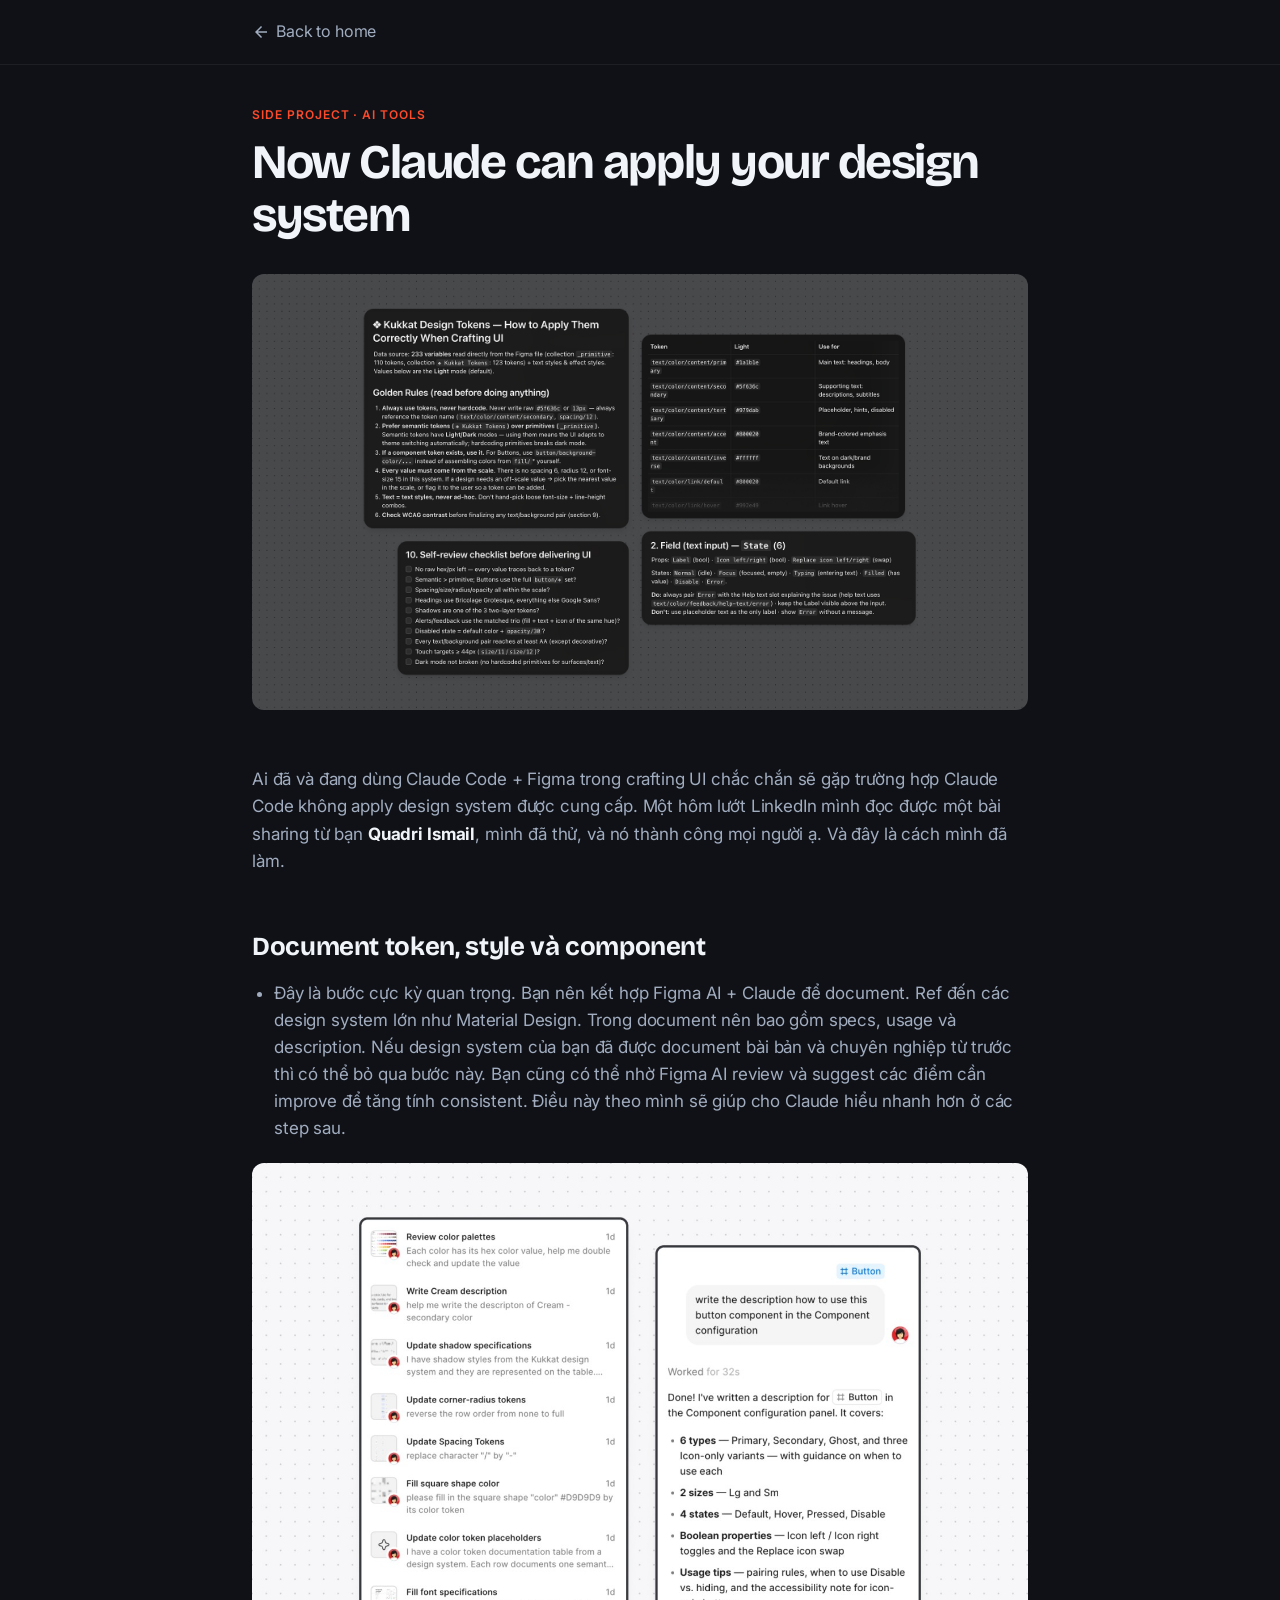
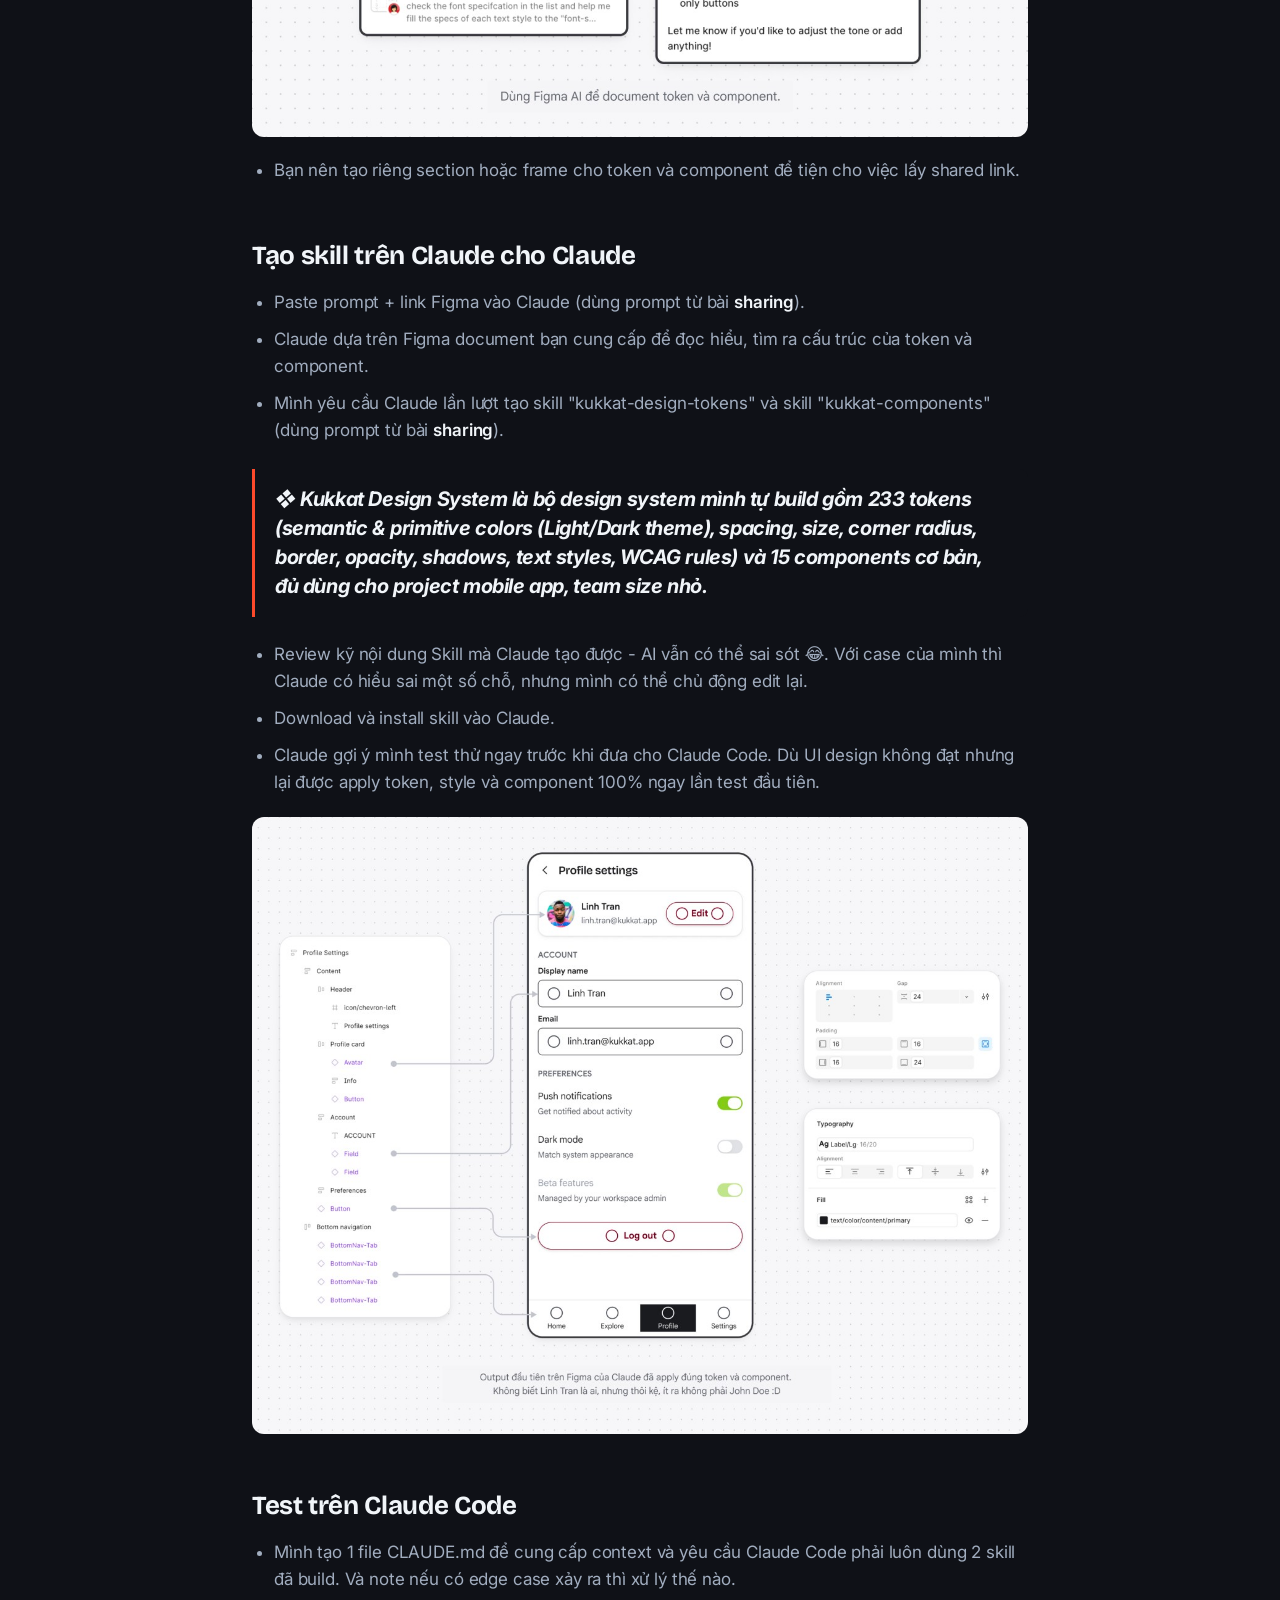
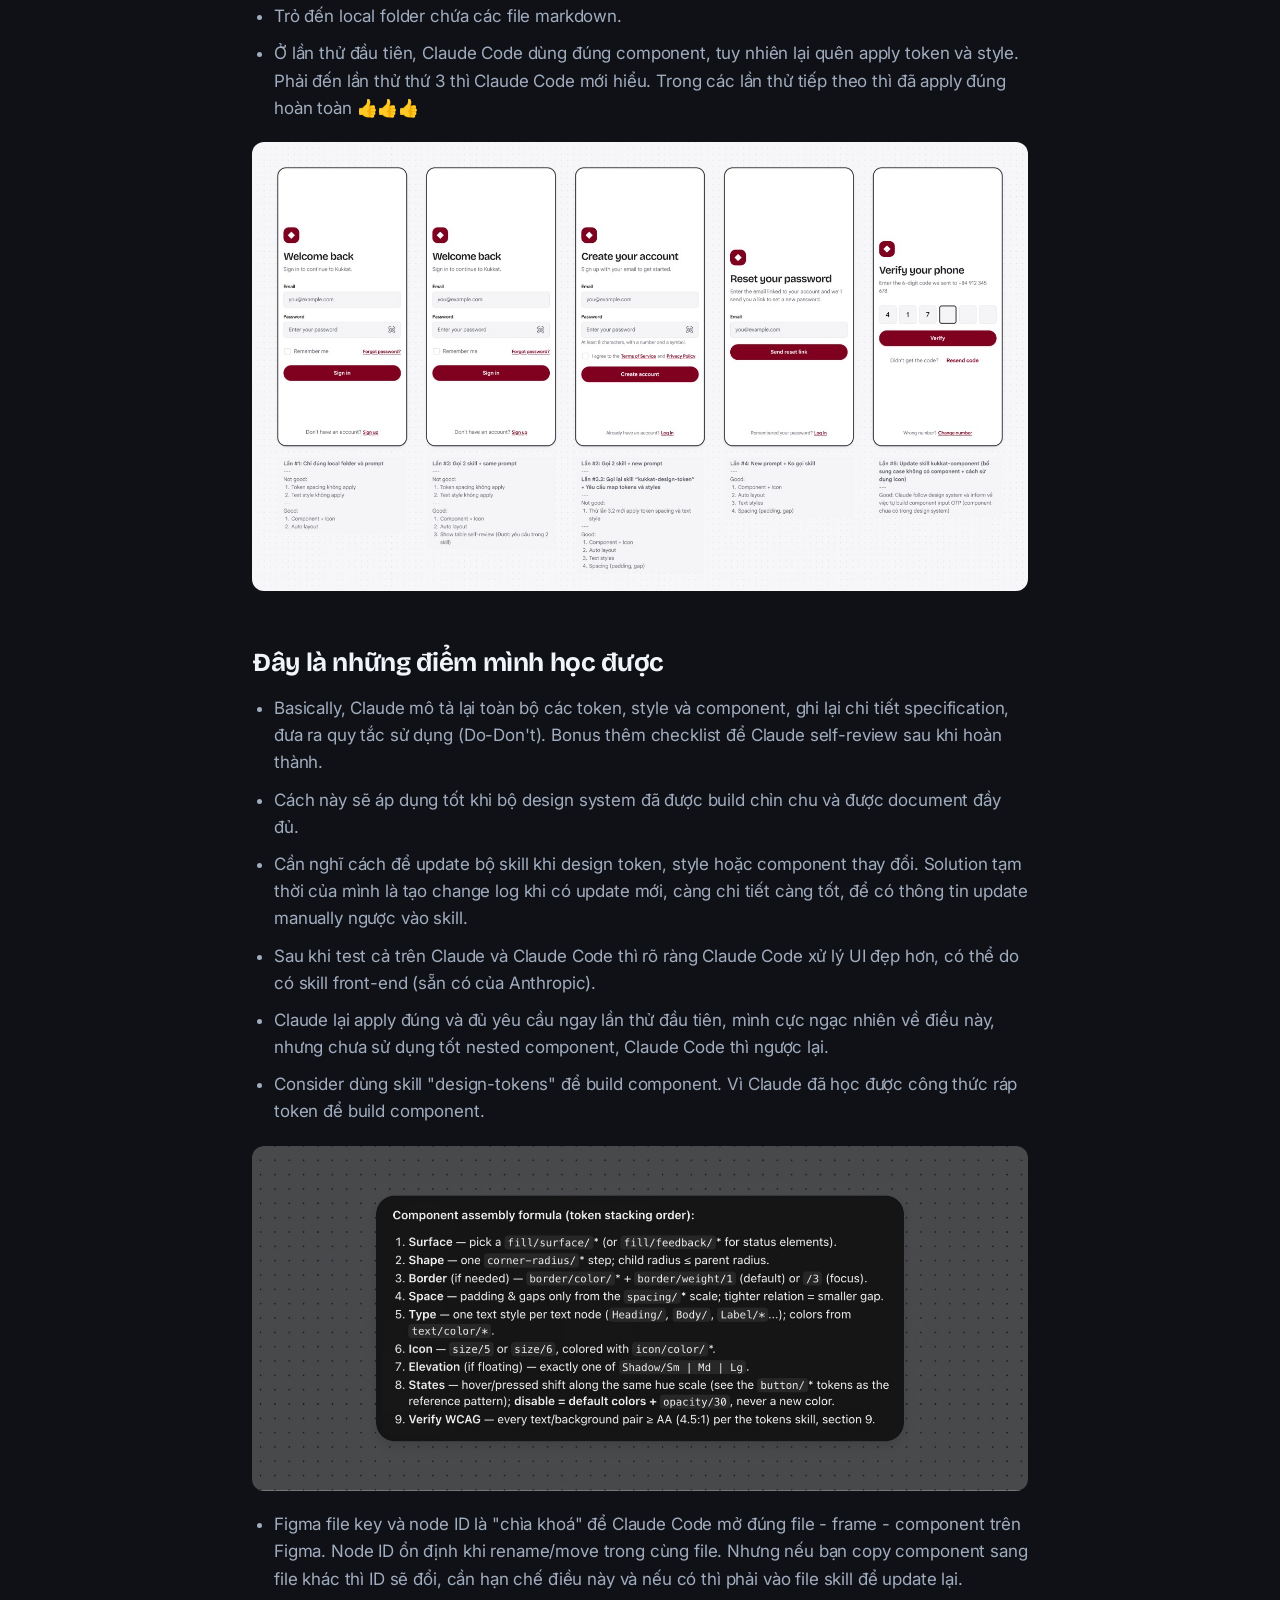
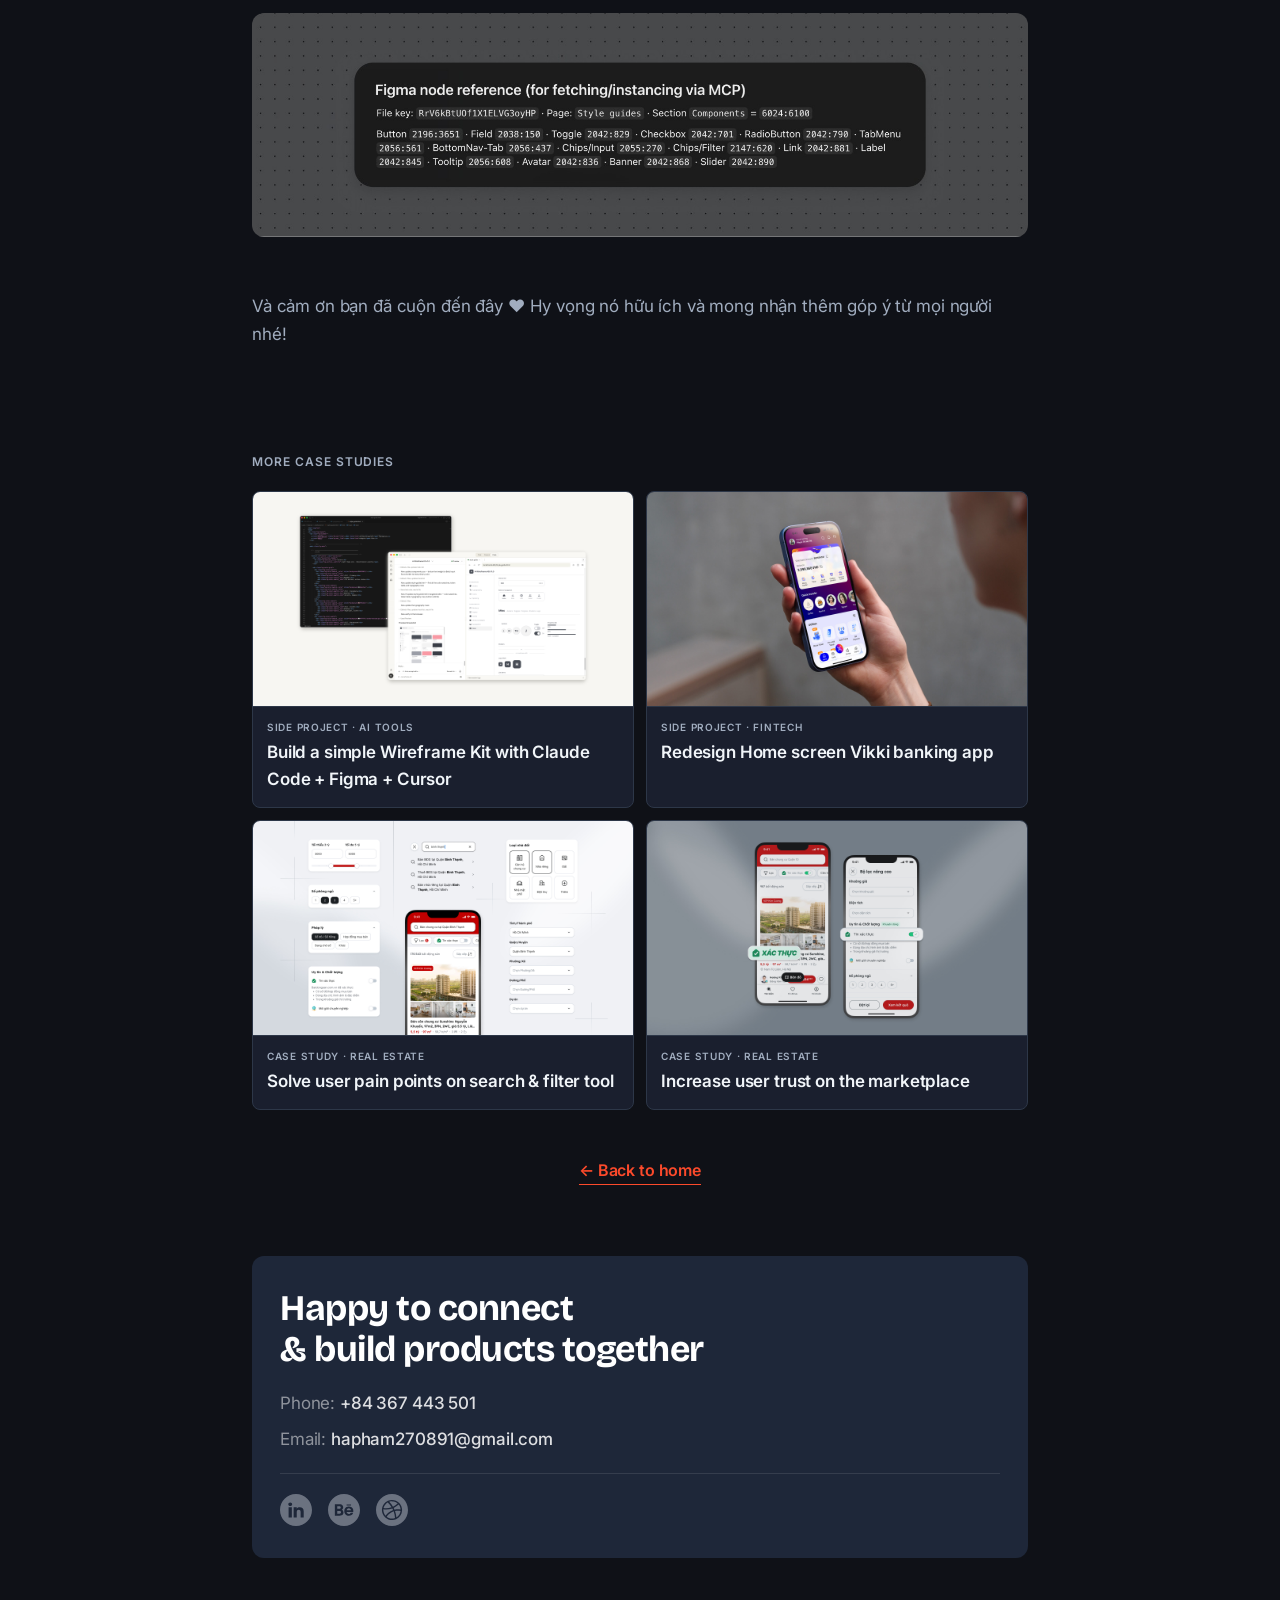
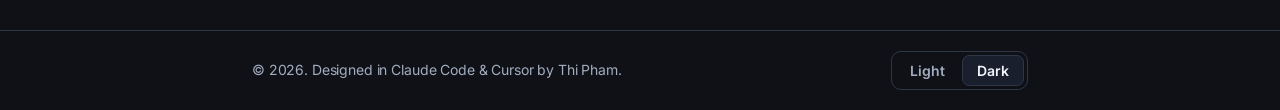
<file: case-study-7.html>
<!DOCTYPE html>
<html lang="en">
<head>
  <!-- Google tag (gtag.js) -->
  <script async src="https://www.googletagmanager.com/gtag/js?id=G-2XC9FC508Y"></script>
  <script>
    window.dataLayer = window.dataLayer || [];
    function gtag(){dataLayer.push(arguments);}
    gtag('js', new Date());

    gtag('config', 'G-2XC9FC508Y');
  </script>
  <meta charset="UTF-8">
  <meta name="viewport" content="width=device-width, initial-scale=1.0">
  <title>Now Claude can apply your design system - Pham Thi Ha Thi</title>
  <link rel="preconnect" href="https://fonts.googleapis.com">
  <link rel="preconnect" href="https://fonts.gstatic.com" crossorigin>
  <link href="https://fonts.googleapis.com/css2?family=Inter:wght@400;500;600;700;800&display=swap" rel="stylesheet">
  <link rel="icon" type="image/png" href="./favicon.png">
  <link rel="stylesheet" href="./style.css">
</head>
<body>

  <nav class="cs-nav" aria-label="Back navigation">
    <a href="./index.html#featured-works" class="cs-nav__back">
      <svg xmlns="http://www.w3.org/2000/svg" height="18" viewBox="0 0 24 24" fill="currentColor" aria-hidden="true"><path d="M20 11H7.83l5.59-5.59L12 4l-8 8 8 8 1.41-1.41L7.83 13H20v-2z"/></svg>
      Back to home
    </a>
  </nav>


  <main>

    <div class="container">

      <!-- Project header -->
      <div class="cs-header">
        <a href="./index.html#featured-works" class="cs-back-nav">← Back to home</a>
        <p class="cs-eyebrow">Side Project · AI Tools</p>
        <h1 class="cs-title">Now Claude can apply your design system</h1>
      </div>

      <img
        class="cs-hero-img"
        src="./images/case-study-7/Cover.jpg"
        alt="Now Claude can apply your design system - cover"
      >

      <!-- ─── Intro ──────────────────────────────────────── -->
      <div class="cs-section">
        <p class="cs-p">Ai đã và đang dùng Claude Code + Figma trong crafting UI chắc chắn sẽ gặp trường hợp Claude Code không apply design system được cung cấp. Một hôm lướt LinkedIn mình đọc được một bài sharing từ bạn <strong><a href="https://www.linkedin.com/in/quadriismail/" target="_blank" rel="noopener">Quadri Ismail</a></strong>, mình đã thử, và nó thành công mọi người ạ. Và đây là cách mình đã làm.</p>
      </div>

      <!-- ─── 1. Document token ──────────────────────────── -->
      <div class="cs-section">
        <h2 class="cs-h2">Document token, style và component</h2>
        <ul class="cs-ul">
          <li>Đây là bước cực kỳ quan trọng. Bạn nên kết hợp Figma AI + Claude để document. Ref đến các design system lớn như Material Design. Trong document nên bao gồm specs, usage và description. Nếu design system của bạn đã được document bài bản và chuyên nghiệp từ trước thì có thể bỏ qua bước này. Bạn cũng có thể nhờ Figma AI review và suggest các điểm cần improve để tăng tính consistent. Điều này theo mình sẽ giúp cho Claude hiểu nhanh hơn ở các step sau.</li>
        </ul>
        <img
          class="cs-img"
          src="./images/case-study-7/01_document-tokens.jpg"
          alt="Document token, style và component trong Figma"
          loading="lazy"
        >
        <ul class="cs-ul">
          <li>Bạn nên tạo riêng section hoặc frame cho token và component để tiện cho việc lấy shared link.</li>
        </ul>
      </div>

      <!-- ─── 2. Tạo skill ───────────────────────────────── -->
      <div class="cs-section">
        <h2 class="cs-h2">Tạo skill trên Claude cho Claude</h2>
        <ul class="cs-ul">
          <li>Paste prompt + link Figma vào Claude (dùng prompt từ bài <strong><a href="https://lnkd.in/p/gF4gfQ39" target="_blank" rel="noopener">sharing</a></strong>).</li>
          <li>Claude dựa trên Figma document bạn cung cấp để đọc hiểu, tìm ra cấu trúc của token và component.</li>
          <li>Mình yêu cầu Claude lần lượt tạo skill "kukkat-design-tokens" và skill "kukkat-components" (dùng prompt từ bài <strong><a href="https://lnkd.in/p/gF4gfQ39" target="_blank" rel="noopener">sharing</a></strong>).</li>
        </ul>

        <div class="cs-insight">
          <p><em>❖ Kukkat Design System là bộ design system mình tự build gồm 233 tokens (semantic &amp; primitive colors (Light/Dark theme), spacing, size, corner radius, border, opacity, shadows, text styles, WCAG rules) và 15 components cơ bản, đủ dùng cho project mobile app, team size nhỏ.</em></p>
        </div>

        <ul class="cs-ul">
          <li>Review kỹ nội dung Skill mà Claude tạo được - AI vẫn có thể sai sót 😂. Với case của mình thì Claude có hiểu sai một số chỗ, nhưng mình có thể chủ động edit lại.</li>
          <li>Download và install skill vào Claude.</li>
          <li>Claude gợi ý mình test thử ngay trước khi đưa cho Claude Code. Dù UI design không đạt nhưng lại được apply token, style và component 100% ngay lần test đầu tiên.</li>
        </ul>
        <img
          class="cs-img"
          src="./images/case-study-7/02_create-skill.jpg"
          alt="Tạo skill trên Claude cho Claude"
          loading="lazy"
        >
      </div>

      <!-- ─── 3. Test trên Claude Code ───────────────────── -->
      <div class="cs-section">
        <h2 class="cs-h2">Test trên Claude Code</h2>
        <ul class="cs-ul">
          <li>Mình tạo 1 file CLAUDE.md để cung cấp context và yêu cầu Claude Code phải luôn dùng 2 skill đã build. Và note nếu có edge case xảy ra thì xử lý thế nào.</li>
          <li>Trỏ đến local folder chứa các file markdown.</li>
          <li>Ở lần thử đầu tiên, Claude Code dùng đúng component, tuy nhiên lại quên apply token và style. Phải đến lần thử thứ 3 thì Claude Code mới hiểu. Trong các lần thử tiếp theo thì đã apply đúng hoàn toàn 👍👍👍</li>
        </ul>
        <img
          class="cs-img"
          src="./images/case-study-7/03_test-claude-code.jpg"
          alt="Test trên Claude Code"
          loading="lazy"
        >
      </div>

      <!-- ─── 4. Những điểm học được ────────────────────── -->
      <div class="cs-section">
        <h2 class="cs-h2">Đây là những điểm mình học được</h2>
        <ul class="cs-ul">
          <li>Basically, Claude mô tả lại toàn bộ các token, style và component, ghi lại chi tiết specification, đưa ra quy tắc sử dụng (Do-Don't). Bonus thêm checklist để Claude self-review sau khi hoàn thành.</li>
          <li>Cách này sẽ áp dụng tốt khi bộ design system đã được build chỉn chu và được document đầy đủ.</li>
          <li>Cần nghĩ cách để update bộ skill khi design token, style hoặc component thay đổi. Solution tạm thời của mình là tạo change log khi có update mới, càng chi tiết càng tốt, để có thông tin update manually ngược vào skill.</li>
          <li>Sau khi test cả trên Claude và Claude Code thì rõ ràng Claude Code xử lý UI đẹp hơn, có thể do có skill front-end (sẵn có của Anthropic).</li>
          <li>Claude lại apply đúng và đủ yêu cầu ngay lần thử đầu tiên, mình cực ngạc nhiên về điều này, nhưng chưa sử dụng tốt nested component, Claude Code thì ngược lại.</li>
          <li>Consider dùng skill "design-tokens" để build component. Vì Claude đã học được công thức ráp token để build component.</li>
        </ul>
        <img
          class="cs-img"
          src="./images/case-study-7/04_learned-tokens.jpg"
          alt="Claude apply đúng design token để build component"
          loading="lazy"
        >
        <ul class="cs-ul">
          <li>Figma file key và node ID là "chìa khoá" để Claude Code mở đúng file - frame - component trên Figma. Node ID ổn định khi rename/move trong cùng file. Nhưng nếu bạn copy component sang file khác thì ID sẽ đổi, cần hạn chế điều này và nếu có thì phải vào file skill để update lại.</li>
        </ul>
        <img
          class="cs-img"
          src="./images/case-study-7/05_learned-figma-key.jpg"
          alt="Figma file key và node ID"
          loading="lazy"
        >
      </div>

      <!-- ─── Closing ────────────────────────────────────── -->
      <div class="cs-section">
        <p class="cs-p">Và cảm ơn bạn đã cuộn đến đây ❤️ Hy vọng nó hữu ích và mong nhận thêm góp ý từ mọi người nhé!</p>
      </div>

      <!-- ─── More case studies ────────────────────────────── -->
      <div class="cs-more">
        <p class="cs-more-label">More case studies</p>
        <div class="cs-more-grid">
          <a href="./case-study-5.html" class="cs-more-card">
            <img src="./images/case-study-5/Cover_Article.jpg" alt="Build a simple Wireframe Kit with Claude Code + Figma + Cursor">
            <div class="cs-more-card-body">
              <p class="cs-more-card-eyebrow">Side Project · AI Tools</p>
              <p class="cs-more-card-title">Build a simple Wireframe Kit with Claude Code + Figma + Cursor</p>
            </div>
          </a>
          <a href="./case-study-6.html" class="cs-more-card">
            <img src="./images/case-study-6/Cover_Vikki.jpg" alt="Redesign Home screen Vikki banking app">
            <div class="cs-more-card-body">
              <p class="cs-more-card-eyebrow">Side Project · Fintech</p>
              <p class="cs-more-card-title">Redesign Home screen Vikki banking app</p>
            </div>
          </a>
          <a href="./case-study-1.html" class="cs-more-card">
            <img src="./images/case-study-1/Cover_Search.jpg" alt="Solve user pain points on search &amp; filter tool">
            <div class="cs-more-card-body">
              <p class="cs-more-card-eyebrow">Case Study · Real Estate</p>
              <p class="cs-more-card-title">Solve user pain points on search &amp; filter tool</p>
            </div>
          </a>
          <a href="./case-study-2.html" class="cs-more-card">
            <img src="./images/case-study-2/Cover_VL.jpg" alt="Increase user trust on the marketplace">
            <div class="cs-more-card-body">
              <p class="cs-more-card-eyebrow">Case Study · Real Estate</p>
              <p class="cs-more-card-title">Increase user trust on the marketplace</p>
            </div>
          </a>
        </div>
      </div>

      <a href="./index.html" class="cs-back-link">← Back to home</a>

      <div class="contact-card">
        <p class="contact-heading">Happy to connect<br>&amp; build products together</p>
        <div class="contact-rows">
          <p class="contact-row">Phone: <a href="tel:+84367443501">+84 367 443 501</a></p>
          <p class="contact-row">Email: <a href="mailto:hapham270891@gmail.com">hapham270891@gmail.com</a></p>
        </div>
        <div class="contact-social">
          <a href="https://www.linkedin.com/in/thipth" target="_blank" rel="noopener" aria-label="LinkedIn">
            <svg viewBox="0 0 32 32" fill="none" xmlns="http://www.w3.org/2000/svg">
<path d="M16.0361 0C24.8526 0 32 7.14753 32 15.9639V16.0361C32 24.8525 24.8526 32 16.0361 32H15.9639C7.14744 32 0 24.8525 0 16.0361V15.9639C0 7.14753 7.14744 0 15.9639 0H16.0361ZM8.59961 13.3301V23.5977H11.8438V13.3301H8.59961ZM19.8076 13.1924C19.1426 13.1924 18.5443 13.322 18.0127 13.582C17.4811 13.8421 17.0579 14.1954 16.7441 14.6426V13.3008H13.6445V23.416H16.7441V17.9229C16.7442 17.2465 16.9203 16.7209 17.2705 16.3467C17.6208 15.9716 18.0926 15.7842 18.6836 15.7842C19.2746 15.7842 19.7464 15.9725 20.0967 16.3467C20.4469 16.7209 20.623 17.2465 20.623 17.9229V23.416H23.7041V17.5068C23.7041 16.1653 23.3508 15.1115 22.6436 14.3438V14.3428C21.9373 13.5763 20.9915 13.1924 19.8076 13.1924ZM10.2314 8.40137C9.6624 8.40138 9.19773 8.5694 8.83691 8.9043C8.47719 9.24012 8.2969 9.67289 8.29688 10.166C8.29688 10.6593 8.47609 11.0743 8.83691 11.4092C9.19772 11.7441 9.6749 11.9121 10.2314 11.9121C10.7879 11.9121 11.2457 11.7439 11.6064 11.4092C11.9663 11.0743 12.1465 10.6717 12.1465 10.166C12.1465 9.66034 11.9672 9.23918 11.6064 8.9043C11.2466 8.56944 10.8005 8.40137 10.2314 8.40137Z" fill="currentColor"/>
</svg>
          </a>
          <a href="https://www.behance.net/thipth" target="_blank" rel="noopener" aria-label="Behance">
            <svg viewBox="0 0 32 32" fill="none" xmlns="http://www.w3.org/2000/svg">
<path d="M16.0361 0C24.8526 0 32 7.14753 32 15.9639V16.0361C32 24.8525 24.8526 32 16.0361 32H15.9639C7.14744 32 0 24.8525 0 16.0361V15.9639C0 7.14753 7.14744 0 15.9639 0H16.0361ZM20.8613 12.4316C20.013 12.4317 19.1812 12.6254 18.4912 13.0117C17.8002 13.3993 17.2558 13.9572 16.876 14.6689L16.8408 14.7363C16.4844 15.4321 16.3057 16.2384 16.3057 17.1309C16.3057 18.0529 16.5018 18.8845 16.8936 19.5947C17.2842 20.304 17.8322 20.864 18.5225 21.2559C19.2118 21.6477 20.0007 21.8447 20.8633 21.8447C21.9191 21.8446 22.8279 21.5758 23.5557 21.0371C24.2771 20.503 24.7842 19.8049 25.0605 18.9668L25.0791 18.9102L25.1504 18.6963H22.792L22.7354 18.8105L22.7344 18.8115C22.5509 19.1832 22.3037 19.4562 21.9971 19.6377C21.6898 19.8195 21.3125 19.915 20.8613 19.915C20.2383 19.915 19.7129 19.7181 19.291 19.3359C18.9211 18.9996 18.6908 18.5592 18.6084 18.0166H25.2148L25.2363 17.8799L25.2422 17.8418C25.2862 17.5665 25.3076 17.2579 25.3076 16.9258C25.3076 16.0547 25.1191 15.2665 24.7432 14.5869C24.3677 13.9084 23.8347 13.3719 23.1602 12.9961C22.4865 12.6202 21.7107 12.4317 20.8613 12.4316ZM6.85449 10.2129V21.79H11.5439C12.3119 21.79 12.998 21.6498 13.582 21.374C14.1772 21.0938 14.6416 20.702 14.96 20.21C15.2795 19.7156 15.4424 19.1533 15.4424 18.54C15.4423 17.8215 15.2135 17.1698 14.7617 16.6025V16.6016C14.4837 16.253 14.165 15.9861 13.8086 15.8057C14.1236 15.614 14.3949 15.3788 14.6191 15.0986C14.9969 14.6255 15.1885 14.0323 15.1885 13.335C15.1885 12.7531 15.0353 12.2181 14.7314 11.7461C14.4288 11.2742 13.9778 10.8959 13.3916 10.6201C12.8176 10.3499 12.126 10.2129 11.3379 10.2129H6.85449ZM11.3223 16.8848C11.867 16.8848 12.2863 17.0167 12.6035 17.2891C12.9073 17.5503 13.0556 17.8967 13.0557 18.3496C13.0557 18.8025 12.9183 19.1225 12.6357 19.3613C12.3432 19.6089 11.9226 19.7344 11.3848 19.7344H9.24023V16.8848H11.3223ZM20.7822 14.3623C21.4198 14.3623 21.9511 14.5503 22.3721 14.9141C22.7374 15.2293 22.9504 15.6415 23.002 16.1504H18.6367C18.7424 15.6315 18.9747 15.2158 19.3232 14.9043L19.374 14.8574C19.7653 14.5288 20.2368 14.3623 20.7822 14.3623ZM11.1797 12.2656C11.6965 12.2656 12.0991 12.3831 12.376 12.6162C12.6416 12.8393 12.7705 13.1477 12.7705 13.5557C12.7705 13.9637 12.6431 14.2803 12.3809 14.4922C12.1039 14.7164 11.6988 14.8301 11.1797 14.8301H9.24023V12.2656H11.1797ZM18.5918 10.4795V11.5283H23.0205V10.4795H18.5918Z" fill="currentColor"/>
</svg>
          </a>
          <a href="https://dribbble.com/thipham" target="_blank" rel="noopener" aria-label="Dribbble">
            <svg viewBox="0 0 32 32" fill="none" xmlns="http://www.w3.org/2000/svg">
<path d="M16.0361 0C24.8526 0 32 7.14753 32 15.9639V16.0361C32 24.8525 24.8526 32 16.0361 32H15.9639C7.14744 32 0 24.8525 0 16.0361V15.9639C0 7.14753 7.14744 0 15.9639 0H16.0361ZM15.9951 5.94629C14.5893 5.94629 13.237 6.22997 11.9668 6.78711L11.957 6.7793L11.5439 6.9834C10.998 7.25358 10.4819 7.57011 10.001 7.92773C9.68057 8.16638 9.37597 8.42196 9.08691 8.69531C8.97936 8.79727 8.87456 8.90138 8.77148 9.00781C7.35779 10.4686 6.39813 12.3423 6.06738 14.3916L5.96094 15.0557L5.98438 15.0605C5.95523 15.3722 5.93945 15.6881 5.93945 16.002C5.93956 18.6666 7.00206 21.2219 8.87305 23.0996L8.86523 23.1143L9.28516 23.4893C11.1316 25.144 13.5142 26.0566 15.9941 26.0566C16.17 26.0566 16.3449 26.0519 16.5186 26.043C17.7382 25.9813 18.9189 25.7018 20.0332 25.2119H20.0352L20.4717 25.0195V25.0059C23.7171 23.3858 25.8845 20.0754 26.0381 16.4443V16.4209L26.0391 16.416C26.0413 16.3814 26.0419 16.3453 26.043 16.3096L26.0625 15.8643L26.0459 15.8604C26.0134 13.5083 25.1745 11.2793 23.6621 9.49902L23.6797 9.48047L23.2041 8.99023C21.2927 7.02726 18.7328 5.94637 15.9951 5.94629ZM17.6328 17.3691C18.4333 19.5776 18.909 21.8839 19.0166 24.0801C18.8922 24.1271 18.7662 24.1716 18.6406 24.2119C18.6072 24.223 18.5725 24.2312 18.5391 24.2412C18.4404 24.2715 18.34 24.3022 18.2402 24.3291C18.191 24.3425 18.1402 24.3537 18.0898 24.3672C18.0047 24.3885 17.9192 24.4087 17.833 24.4277C17.7794 24.44 17.7246 24.4498 17.6699 24.4609C17.587 24.4777 17.504 24.4932 17.4199 24.5078C17.3651 24.5168 17.3089 24.5254 17.2529 24.5332C17.1678 24.5455 17.0824 24.5565 16.9961 24.5654C16.9424 24.5721 16.8896 24.5784 16.8359 24.584C16.7418 24.5929 16.6469 24.5999 16.5527 24.6055C16.5069 24.6088 16.4618 24.612 16.416 24.6143C16.2761 24.621 16.1351 24.625 15.9941 24.625C15.8663 24.625 15.739 24.6218 15.6123 24.6162L15.6113 24.6182C15.57 24.6159 15.5286 24.6126 15.4873 24.6104C15.4021 24.6059 15.3176 24.6006 15.2324 24.5928C15.1833 24.5883 15.1351 24.5827 15.0859 24.5771C15.0097 24.5693 14.9317 24.5599 14.8555 24.5498C14.804 24.5431 14.7526 24.5352 14.7012 24.5273C14.6283 24.5161 14.5553 24.5056 14.4824 24.4922C14.4297 24.4832 14.3768 24.4721 14.3252 24.4609C14.2536 24.4464 14.1828 24.4327 14.1123 24.417C14.0598 24.4058 14.0084 24.3933 13.957 24.3799C13.8865 24.3631 13.8155 24.3441 13.7461 24.3262C13.6947 24.3128 13.6441 24.2977 13.5938 24.2832C13.5232 24.263 13.4524 24.2402 13.3818 24.2178C13.3325 24.2021 13.2837 24.1877 13.2344 24.1709C13.1617 24.1463 13.0891 24.1195 13.0176 24.0938C12.9728 24.077 12.9266 24.0609 12.8818 24.043C12.8035 24.0128 12.7248 23.9808 12.6465 23.9473C12.6095 23.9316 12.5722 23.9161 12.5352 23.9004C12.4231 23.8511 12.312 23.7999 12.2021 23.7461C12.2 23.7461 12.1975 23.7443 12.1953 23.7432C12.0822 23.6883 11.9712 23.6298 11.8604 23.5693C11.8279 23.5514 11.7953 23.5306 11.7617 23.5127C11.6856 23.4701 11.6092 23.4266 11.5342 23.3818C11.4939 23.3572 11.4534 23.3314 11.4131 23.3057C11.347 23.2642 11.2808 23.2224 11.2158 23.1787C11.1733 23.1507 11.1303 23.1209 11.0889 23.0918C11.0273 23.0493 10.9667 23.0067 10.9062 22.9619C10.8626 22.9306 10.8199 22.8977 10.7773 22.8652C10.7449 22.8406 10.7121 22.8148 10.6797 22.7891C12.1248 20.4078 14.4367 18.5432 17.2451 17.5039C17.3728 17.4569 17.5028 17.4128 17.6328 17.3691ZM19.0107 16.9844C20.8796 16.564 22.7769 16.5511 24.5684 16.9502C24.5684 16.9557 24.5675 16.9614 24.5664 16.9658H24.5654C24.561 17.0016 24.5572 17.0375 24.5527 17.0732C24.5449 17.1348 24.5363 17.1964 24.5273 17.2568C24.5217 17.2961 24.5155 17.3358 24.5088 17.375C24.4998 17.4322 24.4896 17.4897 24.4795 17.5469C24.4717 17.5882 24.464 17.6286 24.4551 17.6699C24.4439 17.7248 24.4332 17.7802 24.4209 17.834C24.412 17.8753 24.4016 17.9167 24.3916 17.958C24.3793 18.0118 24.366 18.0646 24.3525 18.1172C24.3413 18.1586 24.3305 18.2017 24.3193 18.2432C24.3048 18.2946 24.2899 18.347 24.2754 18.3984C24.2631 18.4399 24.2508 18.4829 24.2373 18.5244C24.2216 18.5759 24.2051 18.6263 24.1895 18.6777C24.176 18.7191 24.161 18.7604 24.1465 18.8018C24.1286 18.8521 24.1107 18.9028 24.0928 18.9531C24.0783 18.9933 24.0625 19.035 24.0469 19.0752C24.0279 19.1256 24.0074 19.1752 23.9873 19.2256C23.9716 19.2659 23.9543 19.3054 23.9375 19.3457C23.9162 19.395 23.8955 19.4448 23.873 19.4941C23.8552 19.5333 23.8382 19.5723 23.8203 19.6104C23.7968 19.6597 23.7726 19.7095 23.749 19.7588C23.7312 19.7967 23.7123 19.8341 23.6934 19.8721C23.6688 19.9212 23.6419 19.9704 23.6162 20.0195C23.5972 20.0554 23.5776 20.0911 23.5586 20.127C23.5306 20.1773 23.5018 20.228 23.4727 20.2783C23.4536 20.3119 23.4341 20.3455 23.415 20.3779C23.3825 20.4329 23.3491 20.4882 23.3154 20.542C23.2987 20.5688 23.2824 20.5971 23.2656 20.625C23.2186 20.699 23.1694 20.7719 23.1201 20.8447C23.1157 20.8524 23.1109 20.8595 23.1064 20.8672C23.0515 20.9468 22.9947 21.0251 22.9375 21.1035C22.9208 21.1258 22.9035 21.1486 22.8867 21.1709C22.8464 21.2258 22.8042 21.2802 22.7627 21.334C22.7404 21.363 22.7168 21.3909 22.6934 21.4199C22.6564 21.4658 22.6182 21.5128 22.5801 21.5576C22.5544 21.5878 22.5277 21.6182 22.502 21.6484C22.465 21.691 22.4277 21.7338 22.3896 21.7764C22.3617 21.8077 22.3336 21.838 22.3057 21.8682C22.2687 21.9085 22.2305 21.949 22.1924 21.9893C22.1633 22.0195 22.1328 22.0499 22.1025 22.0801C22.0645 22.1181 22.0264 22.1573 21.9873 22.1953C21.956 22.2255 21.9258 22.255 21.8945 22.2852C21.8553 22.3221 21.8156 22.3596 21.7764 22.3955C21.7439 22.4246 21.7112 22.4533 21.6787 22.4824C21.6384 22.5183 21.5981 22.5532 21.5566 22.5879C21.5231 22.6158 21.4907 22.6439 21.4561 22.6719C21.4146 22.7055 21.3727 22.7409 21.3301 22.7734C21.2965 22.8003 21.2612 22.8267 21.2266 22.8535C21.1841 22.8859 21.1411 22.9188 21.0986 22.9512C21.0639 22.977 21.0269 23.0025 20.9922 23.0283C20.9485 23.0597 20.9042 23.0918 20.8594 23.1221C20.8236 23.1467 20.7887 23.1709 20.7529 23.1943C20.707 23.2246 20.6592 23.255 20.6133 23.2842C20.5775 23.3065 20.5416 23.3302 20.5059 23.3525C20.4724 23.3737 20.4379 23.3929 20.4033 23.4141C20.2407 21.293 19.7652 19.0965 19.0107 16.9844ZM16.3418 14.4336C16.613 14.9547 16.8679 15.4917 17.1055 16.043C16.9856 16.0833 16.8668 16.1243 16.748 16.168C13.7324 17.2835 11.2332 19.2687 9.61328 21.8057C8.17602 20.226 7.36523 18.1548 7.36523 16C7.36525 15.7838 7.37494 15.5676 7.39062 15.3525C8.256 15.4982 9.1473 15.5713 10.0508 15.5713C12.1338 15.5713 14.2857 15.1881 16.3418 14.4336ZM22.6621 10.5283C23.8235 11.9397 24.4992 13.6674 24.6035 15.498C22.6207 15.1002 20.5332 15.1497 18.4854 15.6416C18.2321 15.042 17.9613 14.4557 17.6699 13.8887C19.5466 13.0355 21.2495 11.8882 22.6621 10.5283ZM11.7656 8.47656C13.2084 9.73214 14.5306 11.3354 15.6338 13.166C12.9723 14.1021 10.1615 14.3741 7.61328 13.9414C7.6155 13.9314 7.6179 13.9221 7.62012 13.9121L7.62109 13.9141C7.6536 13.7829 7.68929 13.6515 7.72852 13.5215C7.73521 13.4981 7.74331 13.4736 7.75 13.4502C7.78923 13.3235 7.83114 13.1977 7.87598 13.0732C7.87927 13.0644 7.88148 13.0567 7.88477 13.0479C7.89037 13.0322 7.89576 13.0157 7.90137 13C7.9473 12.8768 7.99549 12.7557 8.0459 12.6348C8.05374 12.6168 8.06052 12.5999 8.06836 12.582C8.06948 12.5788 8.07211 12.5756 8.07324 12.5713C8.12589 12.4481 8.18185 12.3269 8.24121 12.207C8.25018 12.188 8.26056 12.1686 8.26953 12.1484C8.33005 12.0274 8.39287 11.9087 8.45898 11.791C8.46907 11.772 8.47902 11.7533 8.49023 11.7354C8.55516 11.6212 8.62383 11.5084 8.69434 11.3965C8.70215 11.3842 8.70996 11.3717 8.71777 11.3594C8.72221 11.3516 8.72786 11.3437 8.7334 11.3359C8.80512 11.2239 8.87985 11.1134 8.95605 11.0059C8.96951 10.9868 8.98459 10.9663 8.99805 10.9473C9.07643 10.8387 9.15822 10.7312 9.24219 10.626C9.25563 10.6092 9.27074 10.592 9.28418 10.5752C9.36923 10.47 9.45624 10.3655 9.54688 10.2637C9.55806 10.2503 9.57085 10.238 9.58203 10.2246C9.67502 10.1204 9.77153 10.0196 9.87012 9.91992C9.88132 9.90871 9.89114 9.89793 9.90234 9.88672C9.99874 9.79144 10.0964 9.69724 10.1973 9.60645C10.2062 9.59863 10.2157 9.58985 10.2246 9.58203C10.2301 9.5776 10.2347 9.57279 10.2402 9.56836C10.3411 9.47874 10.4446 9.39192 10.5488 9.30566C10.5656 9.29225 10.5819 9.27709 10.5986 9.26367C10.7051 9.17847 10.8128 9.09634 10.9238 9.01562C10.9429 9.00219 10.9623 8.98804 10.9824 8.97461C11.0934 8.89503 11.2068 8.81714 11.3223 8.74316C11.3401 8.73204 11.3592 8.7201 11.377 8.70898C11.4958 8.63387 11.6159 8.56072 11.7393 8.49121C11.7481 8.48678 11.7568 8.48099 11.7656 8.47656ZM16.4111 7.38184V7.38379C16.4569 7.38604 16.503 7.39034 16.5488 7.39258C16.6417 7.39817 16.7335 7.40526 16.8252 7.41309C16.879 7.41869 16.9335 7.42506 16.9873 7.43066C17.0702 7.43963 17.1535 7.4496 17.2363 7.46191C17.2934 7.46975 17.3493 7.48031 17.4053 7.48926C17.4848 7.50269 17.5632 7.51572 17.6416 7.53027C17.6988 7.54148 17.7563 7.5531 17.8135 7.56543C17.8907 7.58221 17.9679 7.59915 18.0439 7.61816C18.1011 7.63162 18.1578 7.64558 18.2139 7.66016C18.29 7.68031 18.3662 7.70222 18.4424 7.72461C18.4972 7.74028 18.5526 7.75665 18.6074 7.77344C18.6847 7.79807 18.7616 7.8247 18.8389 7.85156C18.8904 7.8695 18.9426 7.88622 18.9941 7.90527C19.0769 7.9366 19.1596 7.96937 19.2412 8.00293C19.2847 8.02078 19.3287 8.03575 19.3711 8.05469C19.4888 8.10514 19.6062 8.15796 19.7217 8.21289C19.7328 8.21847 19.7447 8.22489 19.7559 8.23047C19.8724 8.28652 19.9883 8.34557 20.1016 8.40723C20.143 8.42961 20.1833 8.45306 20.2236 8.47656C20.301 8.52027 20.3787 8.56425 20.4561 8.61133C20.503 8.63931 20.5479 8.67013 20.5938 8.69922C20.6631 8.74285 20.7316 8.78617 20.7998 8.83203C20.848 8.86453 20.8953 8.89817 20.9424 8.93066C21.0073 8.97658 21.0719 9.02314 21.1357 9.07129C21.1828 9.10603 21.2293 9.14187 21.2764 9.17773C21.3391 9.22702 21.4023 9.2766 21.4639 9.32812C21.5086 9.36502 21.5539 9.40242 21.5986 9.44043C21.6222 9.4606 21.6454 9.48374 21.6689 9.50391C20.3483 10.7752 18.7455 11.8424 16.9775 12.6328C15.8968 10.7977 14.6056 9.16635 13.1875 7.83789C14.0843 7.52851 15.0237 7.37114 15.9922 7.37109C16.1323 7.37109 16.2721 7.37511 16.4111 7.38184Z" fill="currentColor"/>
</svg>
          </a>
        </div>
      </div>

    </div>
  </main>

  <footer class="site-footer">
    <div class="container">
      <span class="footer-copy">© 2026. Designed in Claude Code &amp; Cursor by Thi Pham.</span>
      <div class="theme-toggle" role="group" aria-label="Color theme">
        <button class="theme-opt" data-theme-val="light">Light</button>
        <button class="theme-opt" data-theme-val="dark">Dark</button>
      </div>
    </div>
  </footer>

  <button class="back-to-top" aria-label="Back to top">
    <svg xmlns="http://www.w3.org/2000/svg" viewBox="0 0 24 24" fill="currentColor"><path d="M7.41 15.41L12 10.83l4.59 4.58L18 14l-6-6-6 6 1.41 1.41z"/></svg>
  </button>
  <script src="./main.js"></script>
</body>
</html>
</file>
<file: style.css>
/* ─── Fonts ──────────────────────────────────────────────────── */
@import url('https://fonts.googleapis.com/css2?family=Bricolage+Grotesque:wght@400;500;600;700;800&family=Inter:wght@400;500;600;700;800&family=Roboto+Mono:wght@700&display=swap');

/* ─── Tokens ─────────────────────────────────────────────────── */
:root {
  --color-pitch-black: #000000;
  --color-ghost-white: #ffffff;  /* surfaces: cards, chips, nav pills */
  --color-ash-gray: #f9f9f9;     /* page background */
  --color-graphite: #111827;
  --color-slate-blue: #4b5563;
  --color-light-gray: #6b7280;
  --color-border-gray: #e5e7eb;
  --color-rocket-red: #fc4a2b;

  --font:         'Inter', ui-sans-serif, system-ui, -apple-system, sans-serif;
  --font-heading: 'Bricolage Grotesque', ui-sans-serif, system-ui, sans-serif;

  --radius-sm: 8px;
  --radius-md: 12px;
  --radius-full: 9999px;

  --shadow-card: rgba(0,0,0,0.08) 0px 4px 12px, rgba(75,85,99,0.15) 0px 0px 0px 1px;

  /* ─── Type scale ─────────────────────────────────────────── */
  --fs-eyebrow:      12px;
  --fs-xs:           14px;
  --fs-sm:           16px;
  --fs-body:         17px;
  --fs-lg:           20px;
  --fs-h2:           clamp(20px, 5.5vw, 26px);
  --fs-h1:           clamp(26px, 7.5vw, 36px);
  --fs-hero-mobile:  clamp(36px, 11vw, 48px);
  --fs-hero-desktop: clamp(48px, 8vw, 64px);
}

/* ─── Dark theme ──────────────────────────────────────────────── */
[data-theme="dark"] {
  --color-ash-gray:    #0f1117;
  --color-ghost-white: #1a1f2e;
  --color-graphite:    #f1f5f9;
  --color-slate-blue:  #A1ADBF;
  --color-light-gray:  #A1ADBF;
  --color-border-gray: #2d3748;
  --shadow-card: rgba(0,0,0,0.35) 0px 4px 12px, rgba(255,255,255,0.05) 0px 0px 0px 1px;
}

[data-theme="dark"] body {
  background-color: var(--color-ash-gray);
  background-image:
    radial-gradient(circle at var(--sx, -300px) var(--sy, -300px),
      transparent 0%, transparent 130px, var(--color-ash-gray) 160px),
    radial-gradient(circle, #2E343C 1px, transparent 1px);
}

[data-theme="dark"] .contact-card {
  background: #1e2739;
}

[data-theme="dark"] .back-to-top {
  background: var(--color-ghost-white);
}

/* ─── Reset ──────────────────────────────────────────────────── */
*, *::before, *::after {
  box-sizing: border-box;
  margin: 0;
  padding: 0;
}

/* ─── Base ───────────────────────────────────────────────────── */
html {
  -webkit-text-size-adjust: 100%;
  scroll-behavior: smooth;
}

body {
  font-family: var(--font);
  font-size: var(--fs-body);
  line-height: 1.6;
  letter-spacing: -0.14px;
  color: var(--color-slate-blue);
  background-color: var(--color-ash-gray);
  transition: color 0.2s, background-color 0.2s, background-image 0.2s;
  background-image:
    radial-gradient(circle at var(--sx, -300px) var(--sy, -300px),
      transparent 0%, transparent 130px, var(--color-ash-gray) 160px),
    radial-gradient(circle, #d0d0d0 1px, transparent 1px);
  background-size: 100% 100%, 20px 20px;
  background-repeat: no-repeat, repeat;
  background-attachment: fixed, fixed;
  -webkit-font-smoothing: antialiased;
}

a {
  color: inherit;
  text-decoration: none;
}

strong {
  color: var(--color-graphite);
  font-weight: 600;
}

img {
  max-width: 100%;
  display: block;
}

ul {
  list-style: none;
}

/* ─── Layout ─────────────────────────────────────────────────── */
.container {
  width: 100%;
  max-width: 824px;
  margin: 0 auto;
  padding: 0 24px;
}

/* Wider container — index page only. Case study pages stay at 824px
   so the .cs-nav__back alignment math keeps working. */
.container--wide {
  max-width: 1200px;
}

/* ─── Main ───────────────────────────────────────────────────── */
main {
  padding-bottom: 72px;
}

/* ─── Section ────────────────────────────────────────────────── */
.section {
  padding-top: 100px;
}

/* Two-column sections: label left, content right (desktop only) */
@media (min-width: 900px) {
  .section--split {
    display: grid;
    grid-template-columns: 332px 1fr;
    align-items: start;
  }
  .section--split > .section-label {
    margin-bottom: 0;
  }
}

.section-label {
  font-family: var(--font-heading);
  font-size: var(--fs-h1);
  font-weight: 600;
  letter-spacing: -0.48px;
  line-height: 1.15;
  color: var(--color-graphite);
  margin-bottom: 20px;
}

/* ─── Hero Cover (index) ─────────────────────────────────────── */
.hero-cover {
  width: 100%;
  height: 280px;
  overflow: hidden;
}

.hero-cover img {
  width: 100%;
  height: 100%;
  object-fit: cover;
  object-position: center 30%;
}

/* ─── Hero ───────────────────────────────────────────────────── */
.hero {
  padding: 32px 0;
  margin-top: 72px;
  display: flex;
  flex-direction: column;
  gap: 40px;
}

.hero-quote {
  font-family: var(--font-heading);
  font-size: 34px;
  font-weight: 500;
  letter-spacing: -1.2px;
  line-height: 1.17;
  color: var(--color-graphite);
  margin: 0 0 10px;
  font-feature-settings: "cv06", "cv13";
}

.hero-meta {
  padding-top: 20px;
  font-size: var(--fs-body);
  line-height: 32px;
  letter-spacing: -0.14px;
  color: #fff;
}

[data-theme="light"] .hero-meta {
  color: var(--color-graphite);
}

.hero-meta__role {
  font-weight: 600;
  color: var(--color-rocket-red);
}

.hero-meta__loc {
  font-weight: 600;
}

.hero-meta__sep {
  margin: 0 8px;
}

.hero-media {
  position: relative;
  flex-shrink: 0;
}

.hero-photo {
  width: 360px;
  height: 400px;
  object-fit: cover;
  border-radius: var(--radius-md);
  display: block;
}

/* Rotating "work smart · play hard" stamp — straddles the photo's left edge */
.hero-stamp {
  position: absolute;
  left: -8px;
  bottom: -32px;
  width: 165px;
  height: 165px;
  pointer-events: none;
}

.hero-stamp__ring {
  width: 100%;
  height: 100%;
  animation: stamp-spin 18s linear infinite;
}

.hero-stamp__ring text {
  font-family: 'Roboto Mono', ui-monospace, SFMono-Regular, Menlo, monospace;
  font-weight: 700;
  /* The stamp box is 165px at every breakpoint, so the 165-unit viewBox maps
     1:1 and this value is the rendered size. */
  font-size: 28px;
  letter-spacing: 0.5px;
  fill: #df2b0c;
  text-transform: lowercase;
}

.hero-stamp__star {
  position: absolute;
  inset: 0;
  display: flex;
  align-items: center;
  justify-content: center;
  font-size: 46px;
  line-height: 1;
  color: #df2b0c;
}

@keyframes stamp-spin {
  from { transform: rotate(0deg); }
  to   { transform: rotate(360deg); }
}

@media (prefers-reduced-motion: reduce) {
  .hero-stamp__ring { animation: none; }
}

.hero-bio {
  font-size: var(--fs-body);
  line-height: 1.6;
  letter-spacing: -0.14px;
  color: var(--color-slate-blue);
}

.hero-bio + .hero-bio {
  margin-top: 14px;
}

.about-body {
  max-width: 760px;
}

/* ─── Statistics ─────────────────────────────────────────────── */
.stats-grid {
  display: grid;
  grid-template-columns: 1fr 1fr;
  gap: 16px;
}

.stat-item {
  padding: 24px;
  border: 1px solid var(--color-border-gray);
  border-radius: var(--radius-md);
  background: var(--color-ghost-white);
}

.stat-value {
  font-family: var(--font-heading);
  font-size: 40px;
  font-weight: 500;
  letter-spacing: -1.5px;
  line-height: 1;
  color: var(--color-graphite);
  margin-bottom: 8px;
  /* fixed-width digits so the count-up doesn't reflow the card */
  font-variant-numeric: tabular-nums;
}

.stat-label {
  font-size: 16px;
  line-height: 24px;
  letter-spacing: -0.14px;
  color: var(--color-slate-blue);
}

/* ─── Project Cards ──────────────────────────────────────────── */
.projects-grid {
  display: grid;
  grid-template-columns: 1fr;
  gap: 16px;
}

.project-card {
  display: block;
  border-radius: var(--radius-md);
  overflow: hidden;
  border: 1px solid var(--color-border-gray);
  transition: box-shadow 0.2s ease, transform 0.2s ease;
  background: var(--color-ghost-white);
}

.project-card:hover {
  box-shadow: var(--shadow-card);
  transform: translateY(-3px);
}

.project-card-image {
  width: 100%;
  aspect-ratio: 16 / 9;
  object-fit: cover;
  background: var(--color-ash-gray);
}

.project-card-body {
  padding: 16px 20px 18px;
  border-top: 1px solid var(--color-border-gray);
}

.project-card-eyebrow {
  font-size: var(--fs-eyebrow);
  font-weight: 600;
  letter-spacing: 0.07em;
  text-transform: uppercase;
  color: var(--color-light-gray);
  margin-bottom: 6px;
}

.project-card-title {
  font-size: var(--fs-body);
  font-weight: 600;
  letter-spacing: -0.14px;
  line-height: 1.6;
  color: var(--color-graphite);
}

/* ─── Skills ─────────────────────────────────────────────────── */
.skills-chips {
  display: flex;
  flex-wrap: wrap;
  gap: 8px;
}

.skill-chip {
  background: var(--color-ghost-white);
  border: 1px solid var(--color-border-gray);
  border-radius: var(--radius-full);
  padding: 8px 16px;
  font-size: var(--fs-body);
  color: var(--color-graphite);
  line-height: 1.4;
  white-space: nowrap;
}

/* ─── Toolbox ────────────────────────────────────────────────── */
.toolbox-grid {
  display: grid;
  grid-template-columns: repeat(3, 1fr);
  gap: 8px;
}

.tool-item {
  display: flex;
  flex-direction: column;
  align-items: flex-start;
  gap: 8px;
  background: var(--color-ghost-white);
  border: 1px solid var(--color-border-gray);
  border-radius: var(--radius-sm);
  padding: 12px;
}

.tool-icon {
  width: 24px;
  height: 24px;
  border-radius: 5px;
  object-fit: contain;
  flex-shrink: 0;
}

.tool-icon--more {
  font-size: 20px;
  line-height: 1;
  display: flex;
  align-items: center;
  justify-content: center;
}

.tool-name {
  font-size: var(--fs-body);
  line-height: 1.6;
  letter-spacing: -0.14px;
  color: var(--color-graphite);
}

/* ─── Experience ─────────────────────────────────────────────── */
.experience-list {
  display: flex;
  flex-direction: column;
  gap: 0;
}

.experience-item {
  padding: 24px 0;
}


.experience-period {
  font-size: var(--fs-body);
  line-height: 1.6;
  letter-spacing: -0.14px;
  color: var(--color-light-gray);
  margin-bottom: 6px;
}

.experience-role {
  font-size: var(--fs-lg);
  font-weight: 600;
  line-height: 1.5;
  letter-spacing: -0.36px;
  color: var(--color-graphite);
  margin-bottom: 2px;
}

.experience-company {
  font-size: var(--fs-body);
  line-height: 1.6;
  letter-spacing: -0.14px;
  color: var(--color-rocket-red);
  margin-bottom: 12px;
}

.experience-bullets {
  display: flex;
  flex-direction: column;
  gap: 6px;
}

.experience-bullets li {
  font-size: var(--fs-body);
  line-height: 1.6;
  letter-spacing: -0.14px;
  color: var(--color-slate-blue);
  padding-left: 14px;
  position: relative;
}

.experience-bullets li::before {
  content: "–";
  position: absolute;
  left: 0;
}

/* ─── Simple Sections (edu / certs / awards) ─────────────────── */
.simple-list {
  display: flex;
  flex-direction: column;
  gap: 0;
}

.simple-list-item {
  display: flex;
  flex-direction: column;
  gap: 8px;
  padding: 14px 0;
  border-bottom: 1px solid var(--color-border-gray);
}

.simple-list-name {
  font-size: var(--fs-lg);
  font-weight: 600;
  line-height: 30px;
  letter-spacing: -0.14px;
  color: var(--color-graphite);
}

.simple-list-detail {
  font-size: var(--fs-body);
  line-height: 1.6;
  letter-spacing: -0.14px;
  color: var(--color-light-gray);
}

.simple-list-link {
  color: var(--color-rocket-red);
  font-weight: 500;
  text-decoration: underline;
  text-underline-offset: 8px;
}

.simple-list-link:hover {
  opacity: 0.8;
}

/* ─── Contact ────────────────────────────────────────────────── */
.contact-card {
  background: #111827;
  border-radius: var(--radius-md);
  padding: 32px 28px;
  margin-top: 72px;
}

.contact-heading {
  font-family: var(--font-heading);
  font-size: var(--fs-h1);
  font-weight: 700;
  letter-spacing: -0.48px;
  line-height: 1.15;
  color: #ffffff;
  margin-bottom: 20px;
}

.contact-rows {
  display: flex;
  flex-direction: column;
  gap: 8px;
  margin-bottom: 20px;
}

.contact-row {
  font-size: var(--fs-body);
  line-height: 1.6;
  letter-spacing: -0.14px;
  color: rgba(255, 255, 255, 0.5);
}

.contact-row a {
  color: rgba(255, 255, 255, 0.85);
  font-weight: 500;
  transition: color 0.15s;
}

.contact-row a:hover {
  color: #ffffff;
}

.contact-social {
  display: flex;
  gap: 16px;
  align-items: center;
  padding-top: 20px;
  border-top: 1px solid rgba(255, 255, 255, 0.1);
}

.contact-social a {
  display: flex;
  align-items: center;
  justify-content: center;
  color: #6b7280;
  transition: color 0.15s;
}

.contact-social a svg {
  width: 32px;
  height: 32px;
  flex-shrink: 0;
}

.contact-social a:hover {
  color: #ffffff;
}

/* ─── Site Footer ────────────────────────────────────────────── */
.site-footer {
  border-top: 1px solid var(--color-border-gray);
  padding: 20px 0;
}

.site-footer .container {
  display: flex;
  align-items: center;
  justify-content: space-between;
  gap: 12px;
}

.footer-copy {
  font-size: var(--fs-xs);
  color: var(--color-light-gray);
}

.theme-toggle {
  flex-shrink: 0;
  display: flex;
  align-items: center;
  background: var(--color-ash-gray);
  border: 1px solid var(--color-border-gray);
  border-radius: 10px;
  padding: 3px;
  gap: 2px;
}

.theme-opt {
  padding: 5px 14px;
  border: 1px solid transparent;
  border-radius: 7px;
  font-family: var(--font);
  font-size: var(--fs-xs);
  font-weight: 600;
  cursor: pointer;
  background: transparent;
  color: var(--color-light-gray);
  transition: background 0.15s, color 0.15s, border-color 0.15s, box-shadow 0.15s;
  white-space: nowrap;
  line-height: 1.4;
}

.theme-opt.active {
  background: var(--color-ghost-white);
  color: var(--color-graphite);
  border-color: var(--color-border-gray);
  box-shadow: 0 1px 3px rgba(0, 0, 0, 0.08);
}

/* ─── Desktop ────────────────────────────────────────────────── */
@media (min-width: 768px) {
  .hero {
    flex-direction: row;
    align-items: center;
    justify-content: space-between;
    gap: 56px;
  }

  .hero-quote {
    font-size: 48px;
    letter-spacing: -2.5px;
    line-height: 56px;
  }

  /* Photo and stamp are sized once in the base rules — only the stamp's
     position differs here, straddling the photo's left edge. */
  .hero-stamp {
    left: 0;
    transform: translateX(calc(-50% - 20px));
  }

  .projects-grid {
    grid-template-columns: 1fr 1fr;
  }

  .toolbox-grid {
    grid-template-columns: repeat(4, 1fr);
  }

  .tool-item {
    flex-direction: row;
    align-items: center;
  }

  .experience-item {
    display: grid;
    grid-template-columns: 188px 1fr;
    gap: 144px;
    align-items: start;
  }

  .experience-period {
    margin-bottom: 0;
  }

  .stats-grid {
    grid-template-columns: repeat(4, 1fr);
  }

  .stat-value {
    font-size: 48px;
  }
}

/* ─── Wide container (index) ─────────────────────────────────── */
@media (min-width: 1024px) {
  /* Keep body copy readable at 1200px instead of spanning the full width */
  .container--wide .hero-bio {
    max-width: 760px;
  }

  /* Hero text column matches the Figma 652px measure */
  .container--wide .hero-text {
    max-width: 652px;
  }

  /* The marquee bleeds to the container edges — widen the negative
     margins to match the 1200px container. */
  .container--wide .marquee-section {
    margin-left: -24px;
    margin-right: -24px;
  }
}

/* ═══════════════════════════════════════════════════════════ */
/* ─── Case Study Pages ───────────────────────────────────── */
/* ═══════════════════════════════════════════════════════════ */

/* ─── Case study nav bar ──────────────────────────────────── */
body:has(.cs-nav) {
  padding-top: 49px;
  scroll-padding-top: 49px;
}

.cs-nav {
  position: fixed;
  top: 0;
  left: 0;
  right: 0;
  z-index: 1000;
  display: flex;
  align-items: center;
  padding: 16px 0;
  background: var(--color-ash-gray);
  border-bottom: 1px solid var(--color-border-gray);
}

[data-theme="dark"] .cs-nav {
  background: var(--color-ash-gray);
  border-bottom: 1px solid rgba(255, 255, 255, 0.06);
}

.cs-nav__back {
  display: inline-flex;
  align-items: center;
  gap: 6px;
  height: 32px;
  /* align button icon with container content: max-width 824px + padding-left 24px */
  /* button has 10px internal padding, so offset = container-left - 10px */
  margin-left: max(14px, calc(50vw - 398px));
  padding: 0 10px;
  border-radius: 8px;
  font-family: var(--font);
  font-size: var(--fs-sm);
  font-weight: 400;
  color: var(--color-slate-blue);
  transition: color 0.15s, background 0.15s;
}

.cs-nav__back:hover {
  color: var(--color-graphite);
}

[data-theme="dark"] .cs-nav__back:hover {
  color: #fff;
}

/* Old inline back link — hidden now that we have the fixed nav */
.cs-back-nav {
  display: none;
}

/* Hero — full bleed */
.cs-hero-img {
  display: block;
  width: 100%;
  max-height: 480px;
  object-fit: cover;
  object-position: center;
  border-radius: var(--radius-md);
  margin: 24px 0;
}

/* Case study header */
.cs-header {
  padding: 40px 0 8px;
}

.cs-eyebrow {
  font-size: var(--fs-eyebrow);
  font-weight: 600;
  letter-spacing: 0.08em;
  text-transform: uppercase;
  color: var(--color-rocket-red);
  margin-bottom: 12px;
}

.cs-title {
  font-family: var(--font-heading);
  font-size: var(--fs-h1);
  font-weight: 700;
  letter-spacing: -1.47px;
  line-height: 1.1;
  color: var(--color-graphite);
  font-feature-settings: "cv06", "cv13";
}

@media (min-width: 768px) {
  .cs-title {
    font-size: var(--fs-hero-mobile);
  }
}

/* Privacy disclaimer */
.cs-disclaimer {
  font-size: var(--fs-xs);
  line-height: 1.4;
  letter-spacing: 0.5px;
  color: var(--color-light-gray);
  font-style: italic;
  padding: 12px 0;
  border-top: 1px solid var(--color-border-gray);
  border-bottom: 1px solid var(--color-border-gray);
  margin: 32px 0;
}

/* Overview table */
.cs-overview {
  width: 100%;
  border-collapse: collapse;
  font-size: var(--fs-sm);
  margin-bottom: 28px;
}

.cs-overview tr {
  border-bottom: 1px solid var(--color-border-gray);
}

.cs-overview tr:first-child {
  border-top: 1px solid var(--color-border-gray);
}

.cs-overview th {
  text-align: left;
  font-weight: 600;
  letter-spacing: -0.14px;
  color: var(--color-graphite);
  padding: 12px 16px 12px 0;
  width: 148px;
  vertical-align: top;
  white-space: nowrap;
}

.cs-overview td {
  text-align: left;
  font-weight: 400;
  letter-spacing: -0.14px;
  color: var(--color-slate-blue);
  padding: 12px 0;
  line-height: 1.6;
}

/* Section headings */
.cs-section {
  margin-top: 56px;
}

.cs-h1 {
  font-family: var(--font-heading);
  font-size: var(--fs-h1);
  font-weight: 700;
  letter-spacing: -0.48px;
  line-height: 1.15;
  color: var(--color-graphite);
  margin-bottom: 20px;
}

.cs-h2 {
  font-family: var(--font-heading);
  font-size: var(--fs-h2);
  font-weight: 700;
  line-height: 1.25;
  letter-spacing: -0.36px;
  color: var(--color-graphite);
  margin-top: 40px;
  margin-bottom: 16px;
}

/* Body text */
.cs-p {
  font-size: var(--fs-body);
  line-height: 1.6;
  letter-spacing: -0.14px;
  color: var(--color-slate-blue);
  margin-bottom: 14px;
}

.cs-p strong {
  color: var(--color-graphite);
  font-weight: 700;
}

.cs-blockquote {
  border-left: 3px solid var(--color-rocket-red);
  padding: 12px 0 12px 20px;
  margin: 24px 0;
  font-size: var(--fs-lg);
  font-weight: 700;
  line-height: 1.45;
  letter-spacing: -0.2px;
  color: var(--color-graphite);
}

/* Images within content */
.cs-img {
  width: 100%;
  border-radius: var(--radius-md);
  margin: 20px 0;
  display: block;
}

.cs-img-sm {
  max-width: 480px;
  margin-left: auto;
  margin-right: auto;
}

.cs-figure {
  margin: 0;
}

.cs-img-caption {
  font-size: var(--fs-xs);
  line-height: 1.4;
  letter-spacing: 0.5px;
  color: var(--color-light-gray);
  text-align: center;
  margin-top: -12px;
  margin-bottom: 20px;
}

/* Key insight callout */
.cs-insight {
  border-left: 3px solid var(--color-rocket-red);
  padding: 16px 20px;
  background: var(--color-ash-gray);
  border-radius: 0 var(--radius-sm) var(--radius-sm) 0;
  margin: 24px 0;
}

.cs-insight p {
  font-size: var(--fs-lg);
  font-weight: 700;
  letter-spacing: -0.02em;
  line-height: 1.45;
  color: var(--color-graphite);
  margin: 0;
}

/* Insight + image side by side */
.cs-insight-row {
  display: flex;
  flex-direction: column;
  gap: 16px;
  margin: 24px 0;
  align-items: stretch;
}

.cs-insight-row .cs-insight {
  margin: 0;
  flex: 1;
}

.cs-insight-row img {
  width: 100%;
  max-width: 260px;
  border-radius: var(--radius-md);
  align-self: center;
}

@media (min-width: 600px) {
  .cs-insight-row {
    flex-direction: row;
    align-items: center;
  }
}

/* Lists */
.cs-ol,
.cs-ul {
  font-size: var(--fs-body);
  line-height: 1.6;
  letter-spacing: -0.14px;
  color: var(--color-slate-blue);
  padding-left: 22px;
  margin-bottom: 14px;
}

.cs-ol li,
.cs-ul li {
  margin-bottom: 10px;
}

.cs-ul {
  list-style: disc;
}

.cs-ol {
  list-style: decimal;
}

.cs-ul li ul {
  list-style: circle;
  margin-top: 6px;
  padding-left: 20px;
}

/* Inline code */
.cs-code {
  font-family: 'IBM Plex Mono', ui-monospace, monospace;
  font-size: var(--fs-xs);
  background: var(--color-ash-gray);
  border: 1px solid var(--color-border-gray);
  border-radius: 4px;
  padding: 2px 6px;
  color: var(--color-graphite);
}

/* Data tables */
.cs-table-wrap {
  overflow-x: auto;
  margin: 20px 0;
  border-radius: var(--radius-md);
  border: 1px solid var(--color-border-gray);
}

.cs-table {
  width: 100%;
  border-collapse: collapse;
  font-size: var(--fs-sm);
  min-width: 440px;
}

.cs-table th {
  background: var(--color-ash-gray);
  font-weight: 600;
  color: var(--color-graphite);
  text-align: left;
  padding: 10px 14px;
  border-bottom: 1px solid var(--color-border-gray);
}

.cs-table td {
  padding: 10px 14px;
  color: var(--color-slate-blue);
  border-bottom: 1px solid var(--color-border-gray);
  vertical-align: top;
  line-height: 1.55;
}

.cs-table tr:last-child td {
  border-bottom: none;
}

.cs-table td strong {
  color: var(--color-graphite);
  font-weight: 600;
}

.cs-table .red {
  color: var(--color-rocket-red);
  font-weight: 500;
}

@media (max-width: 560px) {
  .cs-table-wrap {
    border: none;
    border-radius: 0;
    overflow: visible;
  }

  .cs-table,
  .cs-table tbody,
  .cs-table tr,
  .cs-table td {
    display: block;
    width: 100%;
  }

  .cs-table {
    min-width: 0;
  }

  .cs-table thead {
    display: none;
  }

  .cs-table tr {
    border: 1px solid var(--color-border-gray);
    border-radius: var(--radius-sm);
    padding: 12px 14px;
    margin-bottom: 8px;
  }

  .cs-table tr:last-child td {
    border-bottom: none;
  }

  .cs-table td {
    padding: 0;
    border-bottom: none;
  }

  .cs-table td:not(:last-child) {
    margin-bottom: 10px;
    padding-bottom: 10px;
    border-bottom: 1px solid var(--color-border-gray);
  }

  .cs-table td::before {
    content: attr(data-label);
    display: block;
    font-size: 10px;
    font-weight: 600;
    letter-spacing: 0.06em;
    text-transform: uppercase;
    color: var(--color-light-gray);
    margin-bottom: 3px;
  }

  .cs-table td:empty {
    display: none;
  }
}

/* 2-image side-by-side row */
.cs-img-row {
  display: grid;
  grid-template-columns: 1fr 1fr;
  gap: 12px;
  margin: 20px 0;
}

.cs-img-row img {
  width: 100%;
  border-radius: var(--radius-md);
  object-fit: cover;
}

/* ─── More Case Studies ───────────────────────────────────────── */
.cs-more {
  margin-top: 72px;
  padding-top: 32px;
}

.cs-more-label {
  font-size: var(--fs-eyebrow);
  font-weight: 600;
  letter-spacing: 0.08em;
  text-transform: uppercase;
  color: var(--color-light-gray);
  margin-bottom: 20px;
}

.cs-more-grid {
  display: grid;
  grid-template-columns: 1fr;
  gap: 12px;
}

@media (min-width: 560px) {
  .cs-more-grid {
    grid-template-columns: 1fr 1fr;
  }
}

.cs-more-card {
  display: block;
  border-radius: var(--radius-sm);
  overflow: hidden;
  border: 1px solid var(--color-border-gray);
  text-decoration: none;
  transition: box-shadow 0.2s, transform 0.2s;
  background: var(--color-ghost-white);
}

.cs-more-card:hover {
  box-shadow: var(--shadow-card);
  transform: translateY(-2px);
}

.cs-more-card img {
  width: 100%;
  aspect-ratio: 16 / 9;
  object-fit: cover;
  display: block;
}

.cs-more-card-body {
  padding: 12px 14px 14px;
  border-top: 1px solid var(--color-border-gray);
}

.cs-more-card-eyebrow {
  font-size: 10px;
  font-weight: 600;
  letter-spacing: 0.07em;
  text-transform: uppercase;
  color: var(--color-light-gray);
  margin-bottom: 4px;
}

.cs-more-card-title {
  font-size: var(--fs-body);
  font-weight: 600;
  letter-spacing: -0.14px;
  line-height: 1.6;
  color: var(--color-graphite);
}

.cs-back-link {
  display: block;
  text-align: center;
  margin-top: 48px;
  font-size: var(--fs-sm);
  font-weight: 600;
  color: var(--color-rocket-red);
  text-decoration: underline;
  text-underline-offset: 8px;
  transition: color 0.15s;
}

.cs-back-link:hover {
  color: var(--color-graphite);
}

/* ─── Logo Marquee ───────────────────────────────────────────── */
.marquee-section {
  margin: 100px -24px 0;
  padding: 24px 24px 0;
  border-radius: var(--radius-md);
}

.marquee-heading {
  font-size: var(--fs-eyebrow);
  font-weight: 600;
  letter-spacing: 0.07em;
  text-transform: uppercase;
  color: var(--color-slate-blue);
  text-align: center;
  margin-top: 0;
  margin-bottom: 4px;
}
.marquee-wrap {
  padding: 24px 0;
  overflow: hidden;
  margin: 0 -24px;
  -webkit-mask-image: linear-gradient(to right, transparent 0%, #000 15%, #000 85%, transparent 100%);
  mask-image: linear-gradient(to right, transparent 0%, #000 15%, #000 85%, transparent 100%);
}

.marquee-inner {
  display: flex;
  width: max-content;
  animation: marquee-scroll 30s linear infinite;
}

.marquee-inner:hover {
  animation-play-state: paused;
}

.marquee-inner--reverse {
  animation-direction: reverse;
}

.marquee-group {
  display: flex;
  align-items: center;
  gap: 48px;
  padding-right: 48px;
  flex-shrink: 0;
}

.marquee-logo {
  height: 48px;
  width: auto;
  max-width: 220px;
  object-fit: contain;
  flex-shrink: 0;
  /* collapse to black, then shift to --color-slate-blue #8999AF */
  filter: brightness(0) saturate(100%) invert(64%) sepia(11%) saturate(430%) hue-rotate(182deg) brightness(68%);
}

@keyframes marquee-scroll {
  from { transform: translateX(0); }
  to   { transform: translateX(-50%); }
}

/* ─── Back to top ────────────────────────────────────────────── */
.back-to-top {
  position: fixed;
  bottom: 24px;
  right: 24px;
  z-index: 100;
  width: 40px;
  height: 40px;
  background: #ffffff;
  border: 1px solid var(--color-border-gray);
  border-radius: 10px;
  box-shadow: 0 2px 10px rgba(0,0,0,0.10);
  display: flex;
  align-items: center;
  justify-content: center;
  cursor: pointer;
  opacity: 0;
  pointer-events: none;
  transform: translateY(6px);
  transition: opacity 0.2s, transform 0.2s, box-shadow 0.15s;
}

.back-to-top.visible {
  opacity: 1;
  pointer-events: auto;
  transform: translateY(0);
}

.back-to-top:hover {
  box-shadow: 0 4px 16px rgba(0,0,0,0.16);
}

.back-to-top svg {
  width: 18px;
  height: 18px;
  color: var(--color-graphite);
  flex-shrink: 0;
}

/* ─── Scroll reveal ──────────────────────────────────────────── */
.reveal {
  opacity: 0;
  transform: translateY(20px);
  transition: opacity 0.5s ease, transform 0.5s ease;
}

.reveal.in-view {
  opacity: 1;
  transform: translateY(0);
}

/* ─── Lightbox ───────────────────────────────────────────────── */
.lightbox-overlay {
  display: none;
  position: fixed;
  inset: 0;
  z-index: 1000;
  background: rgba(0, 0, 0, 0.9);
  align-items: center;
  justify-content: center;
  cursor: zoom-out;
}

.lightbox-overlay.is-open {
  display: flex;
  animation: lightbox-in 0.2s ease forwards;
}

@keyframes lightbox-in {
  from { opacity: 0; }
  to   { opacity: 1; }
}

.lightbox-overlay img {
  max-width: 90%;
  max-height: 90vh;
  object-fit: contain;
  border-radius: 6px;
  cursor: default;
  pointer-events: none;
}

.lightbox-close {
  position: absolute;
  top: 16px;
  right: 16px;
  width: 44px;
  height: 44px;
  background: rgba(255, 255, 255, 0.15);
  border: none;
  border-radius: 50%;
  color: #ffffff;
  font-size: 22px;
  line-height: 1;
  cursor: pointer;
  display: flex;
  align-items: center;
  justify-content: center;
  transition: background 0.15s;
  pointer-events: auto;
}

.lightbox-close:hover {
  background: rgba(255, 255, 255, 0.28);
}

@media (max-width: 560px) {
  .lightbox-overlay img {
    max-width: 95%;
    max-height: 85vh;
  }
}

/* ─── Site Nav ─────────────────────────────────────────────── */
.site-nav {
  position: fixed;
  top: 0;
  left: 0;
  right: 0;
  z-index: 1000;
  padding: 0 24px;
  background: var(--color-ash-gray);
  border-bottom: 1px solid var(--color-border-gray);
}

[data-theme="light"] .site-nav {
  background: var(--color-ash-gray);
  border-bottom: 1px solid var(--color-border-gray);
}

.site-nav__inner {
  width: 100%;
  max-width: 1152px;
  margin: 0 auto;
  padding: 16px 0;
  display: flex;
  align-items: center;
  justify-content: space-between;
  gap: 16px;
}

/* Brand — avatar + name */
.site-nav__brand {
  display: flex;
  align-items: center;
  gap: 12px;
  flex-shrink: 0;
}

.site-nav__brand-img {
  width: 36px;
  height: 36px;
  border-radius: var(--radius-md);
  object-fit: cover;
  display: block;
}

.site-nav__brand-name {
  font-size: 16px;
  line-height: 1;
  color: var(--color-slate-blue);
  white-space: nowrap;
  transition: color 0.18s;
}

.site-nav__brand:hover .site-nav__brand-name {
  color: var(--color-graphite);
}

.site-nav__tabs {
  display: flex;
  align-items: center;
  gap: 0;
}

/* Download CV button */
.site-nav__cta {
  flex-shrink: 0;
  display: inline-flex;
  align-items: center;
  justify-content: center;
  height: 48px;
  padding: 0 24px;
  border-radius: var(--radius-full);
  background: var(--color-rocket-red);
  color: #fff;
  font-size: 16px;
  font-weight: 600;
  line-height: 1;
  white-space: nowrap;
  transition: opacity 0.18s, background 0.18s;
}

.site-nav__cta:hover {
  opacity: 0.85;
}

[data-theme="light"] .site-nav__cta {
  background: var(--color-rocket-red);
}

.site-nav__tab {
  height: 36px;
  padding: 0 24px;
  border: none;
  border-radius: 8px;
  background: transparent;
  color: var(--color-slate-blue);
  font-family: var(--font);
  font-size: var(--fs-sm);
  font-weight: 400;
  line-height: 1;
  cursor: pointer;
  transition: color 0.18s, font-weight 0.18s;
  white-space: nowrap;
}

.site-nav__tab:hover {
  color: #fff;
}

[data-theme="light"] .site-nav__tab:hover {
  color: var(--color-graphite);
}

.site-nav__tab.active {
  color: #fff;
  font-weight: 600;
}

[data-theme="light"] .site-nav__tab.active {
  color: var(--color-graphite);
}

/* Below this the brand + CTA can't share a row with the tabs, so the nav
   falls back to centred tabs only (matches the mobile design). */
@media (max-width: 899px) {
  .site-nav__brand,
  .site-nav__cta {
    display: none;
  }
  .site-nav__inner {
    justify-content: center;
  }
}

@media (max-width: 480px) {
  .site-nav {
    padding: 0 4px;
  }
  .site-nav__inner {
    padding: 6px 0;
  }
  .site-nav__tab {
    font-size: 14px;
    padding: 0 12px;
    height: 48px;
  }
}
</file>
